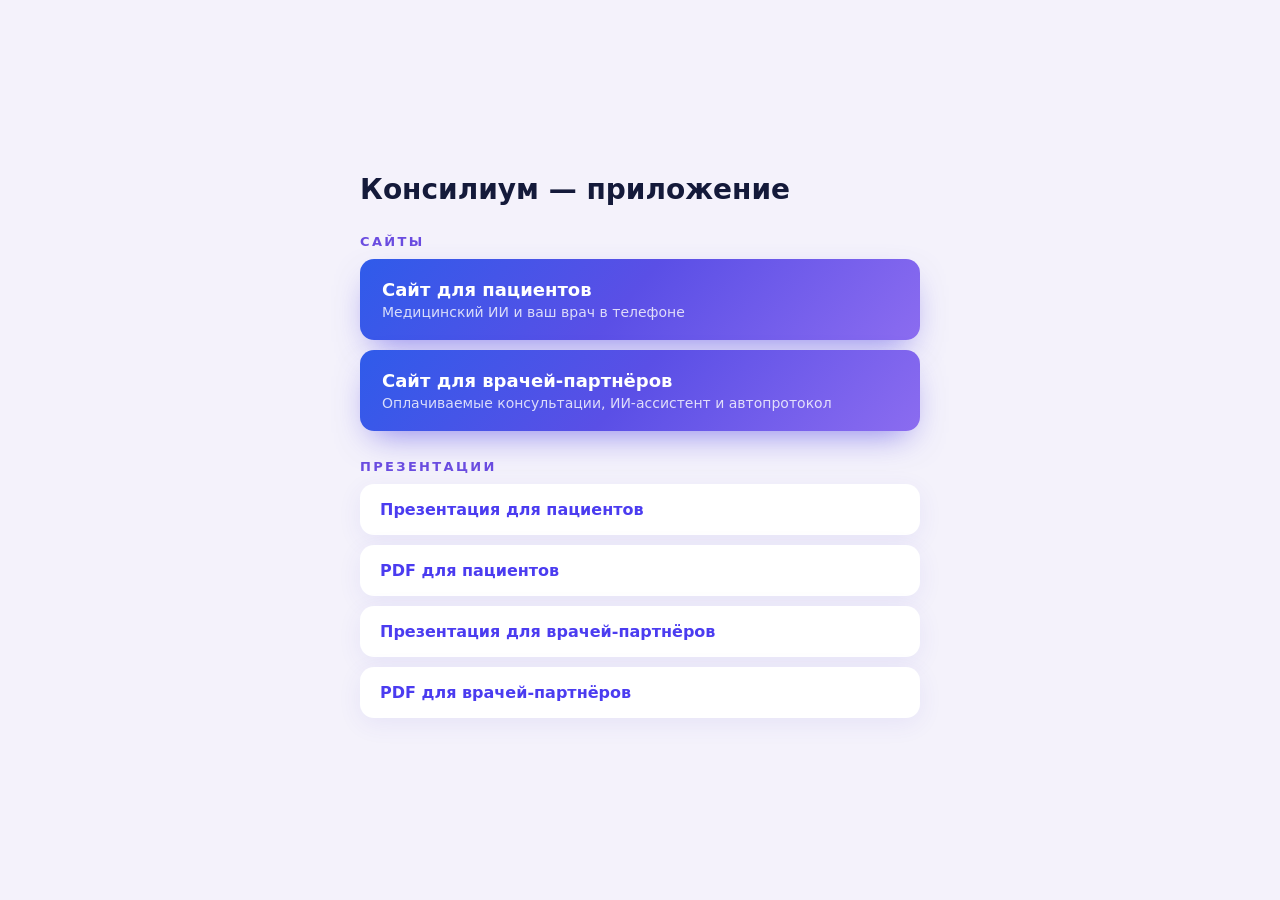
<file: index.html>
<!doctype html><html lang="ru"><head><meta charset="utf-8"><meta name="viewport" content="width=device-width,initial-scale=1"><title>Консилиум — приложение: сайты и презентации</title>
<meta name="description" content="Консилиум — приложение: сайты и презентации для пациентов и врачей-партнёров.">
<link rel="icon" href="site/assets/favicon.ico" sizes="any"><link rel="icon" type="image/png" sizes="32x32" href="site/assets/favicon-32.png">
<style>body{font-family:system-ui,sans-serif;background:#f4f2fb;color:#141a3a;display:flex;min-height:100vh;align-items:center;justify-content:center;margin:0}main{width:100%;max-width:600px;padding:32px 20px;box-sizing:border-box}h1{font-size:28px;margin:0 0 24px}h2{font-size:13px;letter-spacing:.18em;text-transform:uppercase;color:#6a4ce0;margin:28px 0 8px}a{display:block;margin:10px 0;padding:16px 20px;border-radius:14px;background:#fff;color:#4b3cf0;text-decoration:none;font-weight:600;box-shadow:0 6px 24px rgba(80,60,200,.08)}a.site{background:linear-gradient(130deg,#2F5BEA,#5A4FE6 48%,#8B6CF0);color:#fff;font-size:18px;padding:20px 22px;box-shadow:0 14px 34px -12px rgba(90,79,230,.7)}a small{display:block;font-weight:400;opacity:.8;margin-top:4px;font-size:14px}</style></head>
<body><main><h1>Консилиум — приложение</h1>
<h2>Сайты</h2>
<a class="site" href="site/patients/">Сайт для пациентов<small>Медицинский ИИ и ваш врач в телефоне</small></a>
<a class="site" href="site/doctors/">Сайт для врачей-партнёров<small>Оплачиваемые консультации, ИИ-ассистент и автопротокол</small></a>
<h2>Презентации</h2>
<a href="patients/">Презентация для пациентов</a><a href="patients.pdf">PDF для пациентов</a>
<a href="doctors/">Презентация для врачей-партнёров</a><a href="doctors.pdf">PDF для врачей-партнёров</a></main></body></html>
</file>
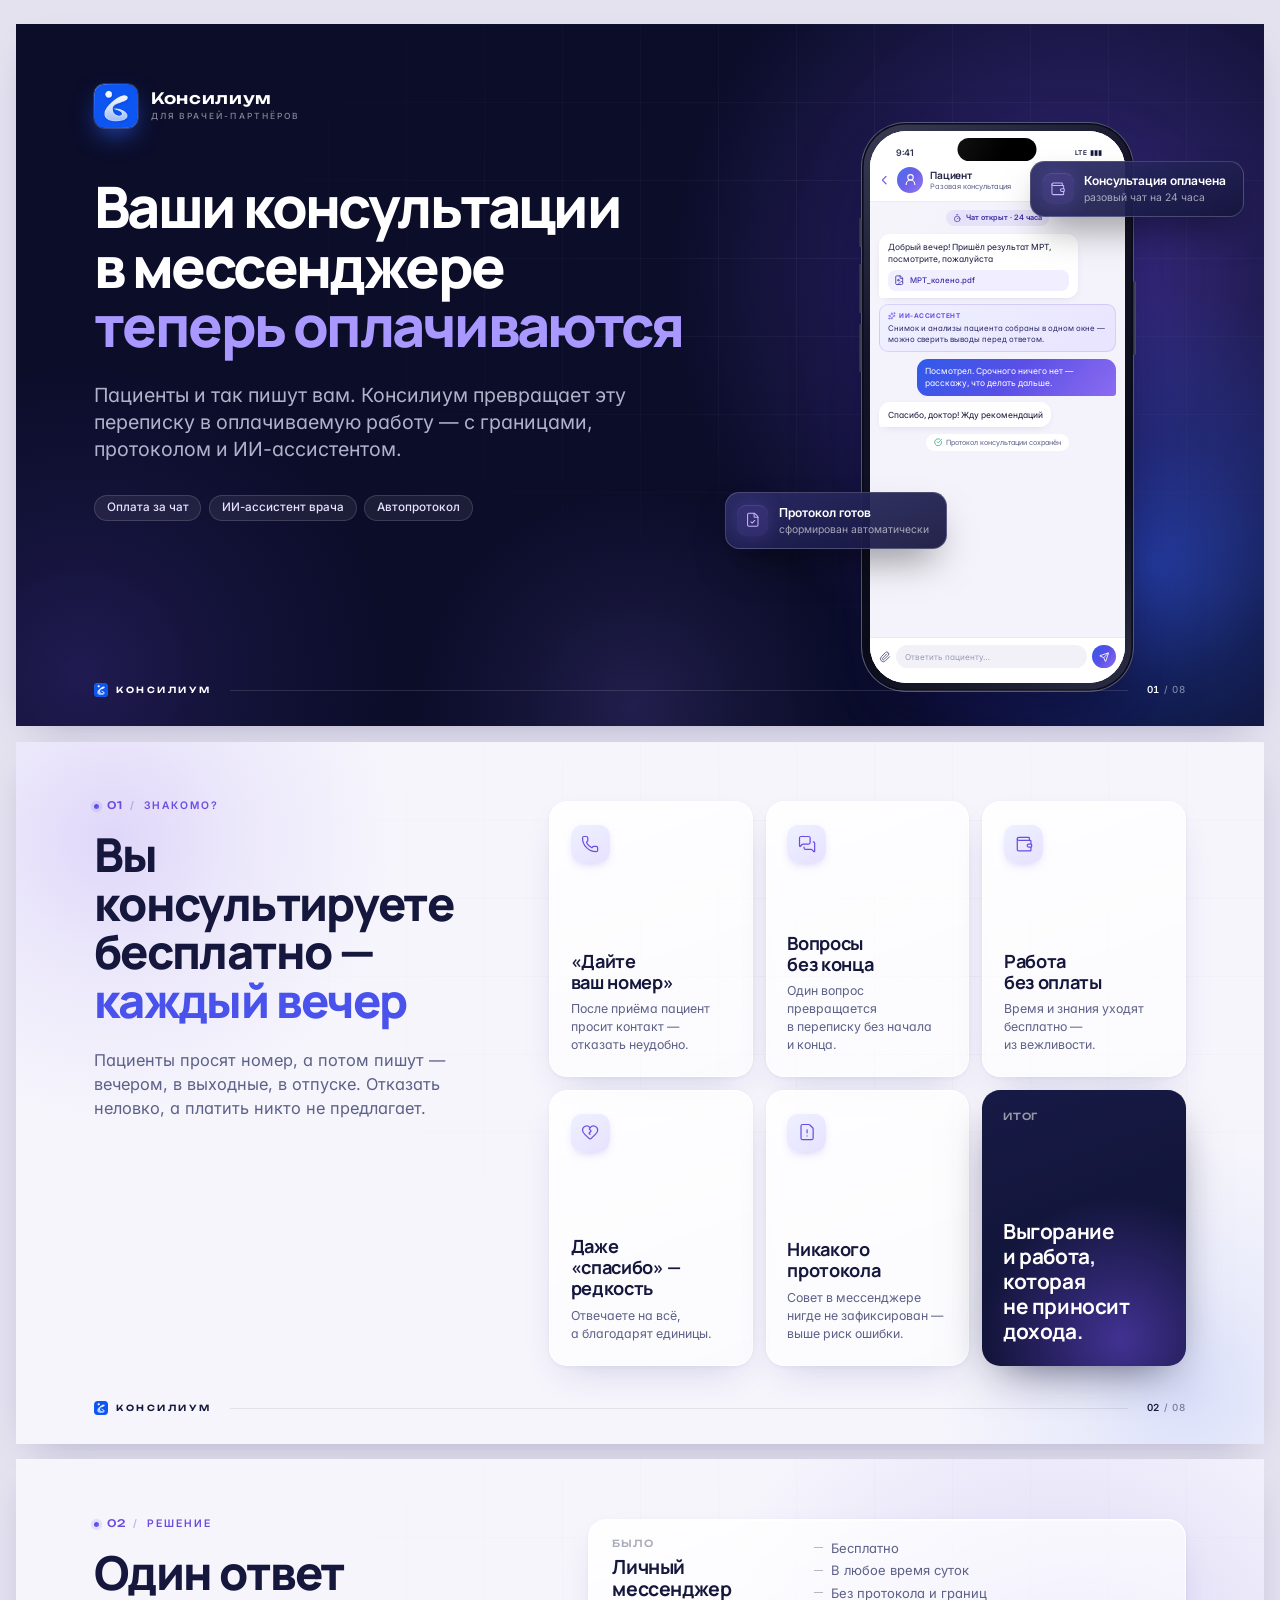
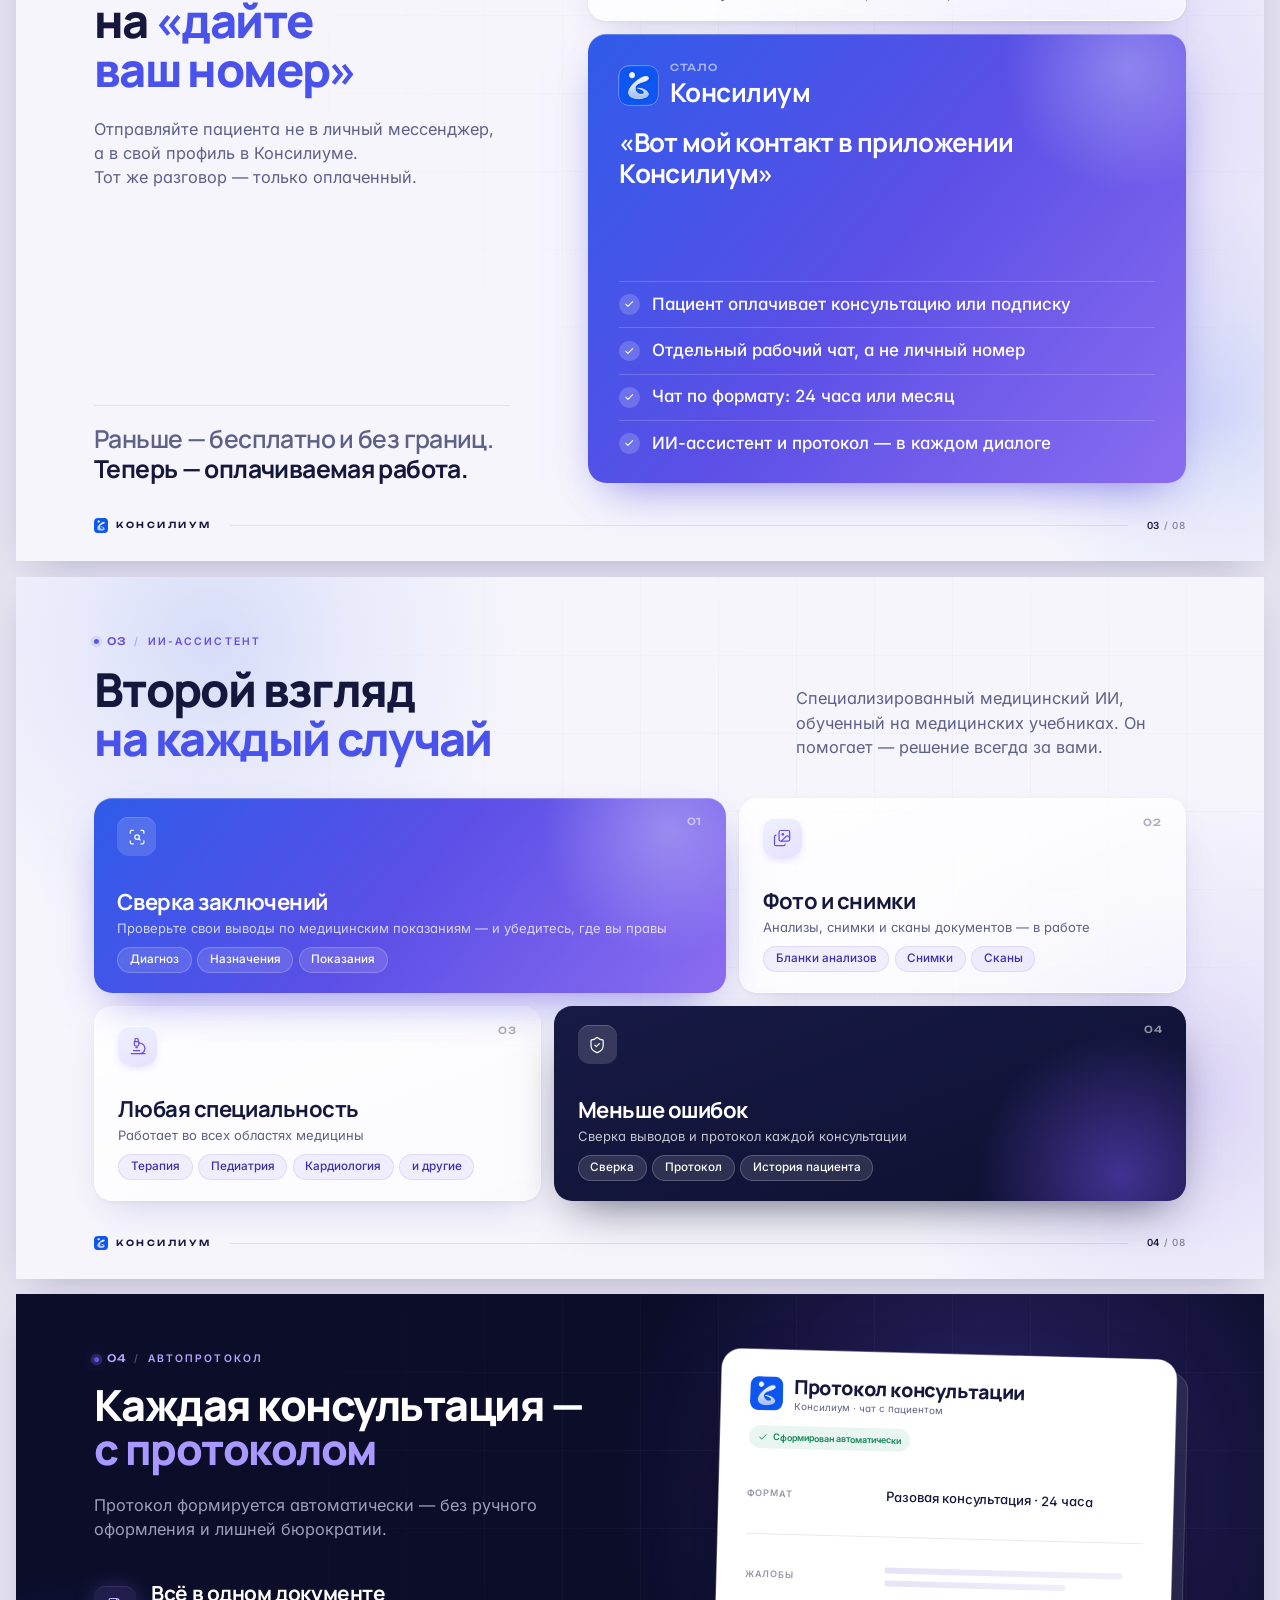
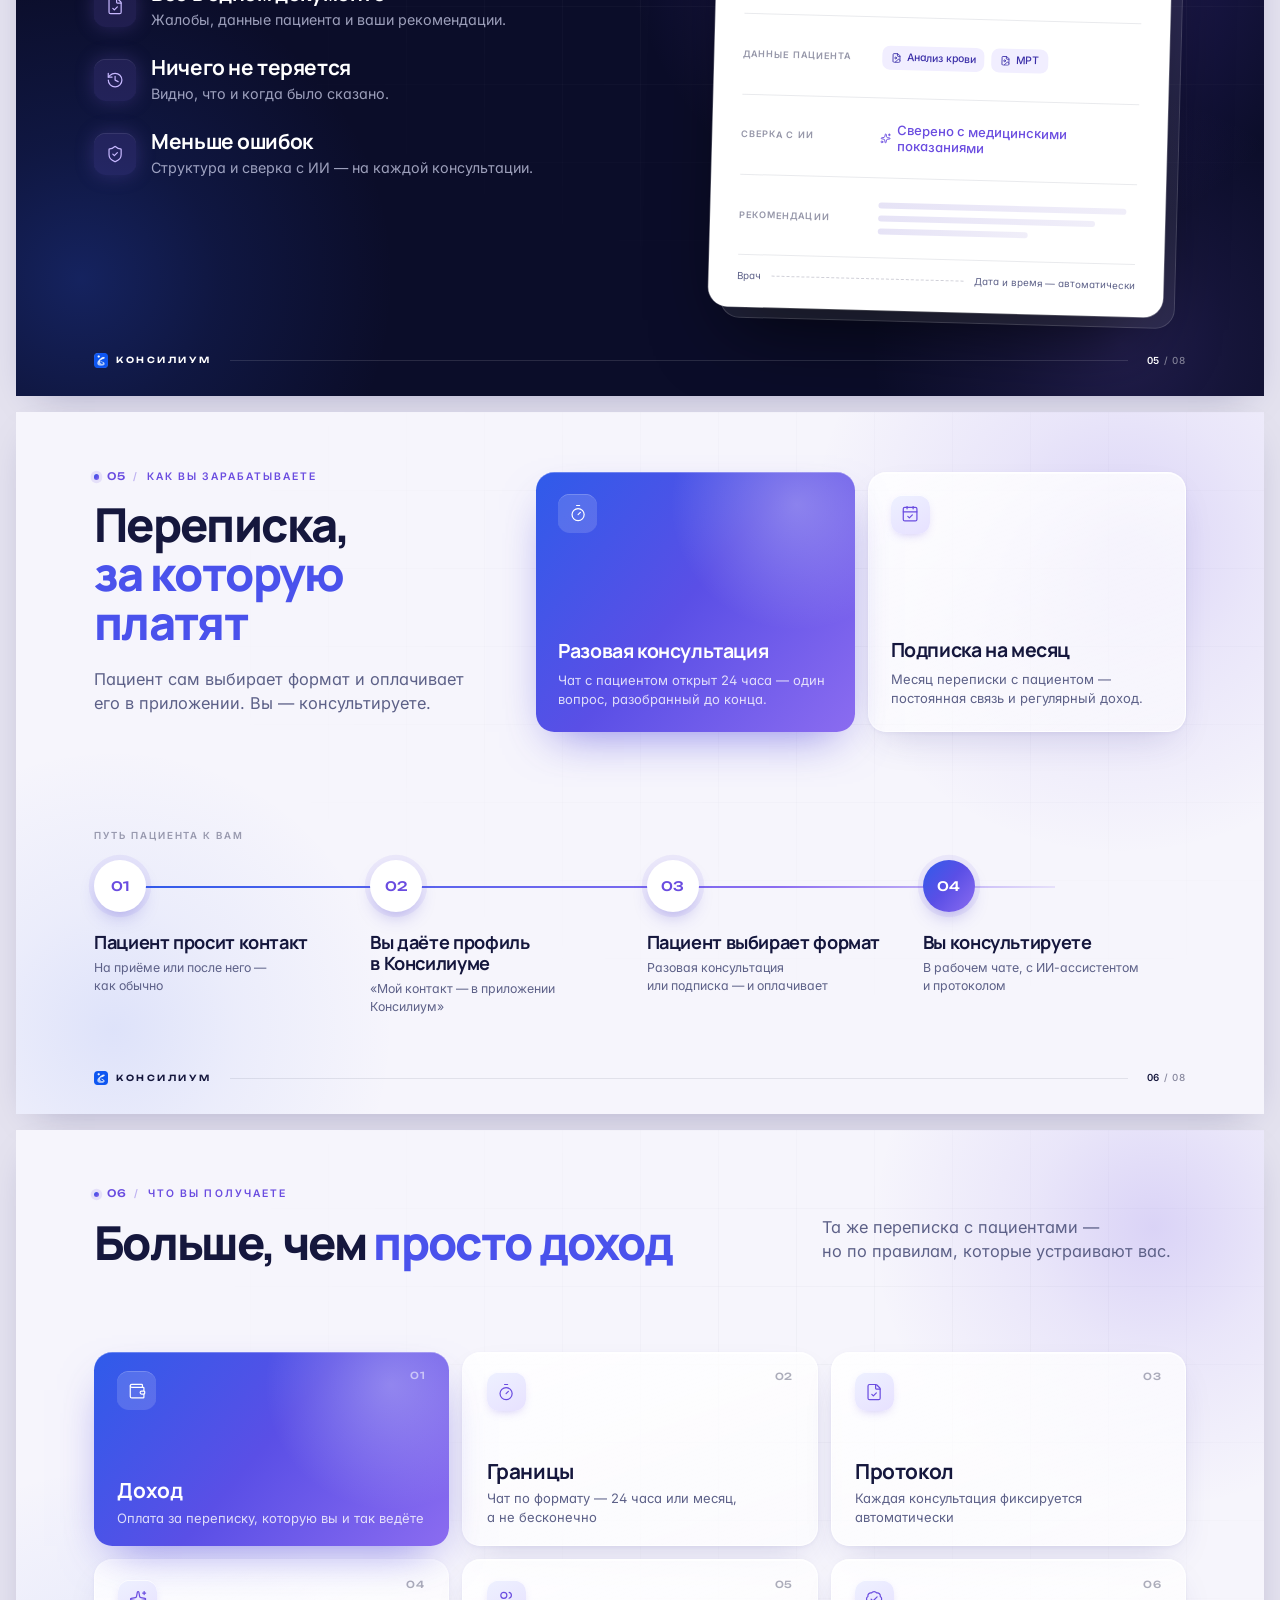
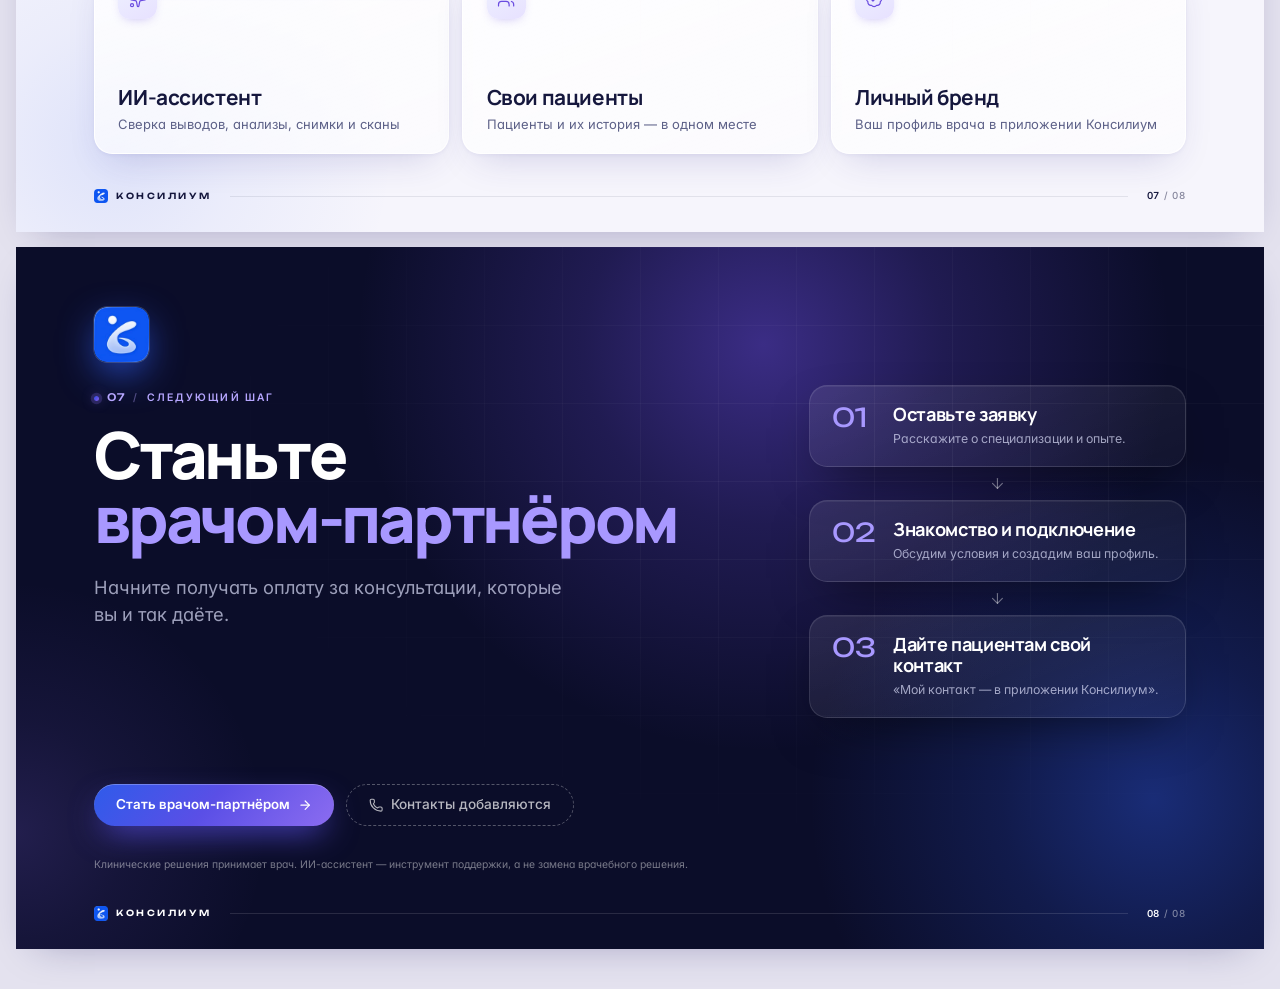
<file: doctors/index.html>
<!doctype html>
<html lang="ru">
<head>
<meta charset="utf-8">
<meta name="viewport" content="width=device-width,initial-scale=1">
<title>Консилиум — для врачей-партнёров</title>
<meta name="description" content="Консилиум для врачей: оплачиваемые консультации в чате, ИИ-ассистент и автоматический протокол.">
<link rel="icon" href="assets/img/logo-sm.png">
<link rel="stylesheet" href="css/deck.css">
</head>
<body>
<main class="deck">
<section class="slide dark s1" id="cover" aria-label="Обложка"><div class="bgfx" aria-hidden="true"><div class="orb" style="left:980px;top:-260px;width:1300px;height:1300px;background:radial-gradient(circle,rgba(106,76,224,0.55) 0%,rgba(106,76,224,0.248) 30%,rgba(106,76,224,0) 68%)"></div><div class="orb" style="left:1300px;top:380px;width:900px;height:900px;background:radial-gradient(circle,rgba(47,91,234,0.55) 0%,rgba(47,91,234,0.248) 30%,rgba(47,91,234,0) 68%)"></div><div class="orb" style="left:-400px;top:500px;width:1000px;height:1000px;background:radial-gradient(circle,rgba(106,76,224,0.22) 0%,rgba(106,76,224,0.099) 30%,rgba(106,76,224,0) 68%)"></div><div class="orb" style="left:600px;top:700px;width:700px;height:700px;background:radial-gradient(circle,rgba(139,108,240,0.18) 0%,rgba(139,108,240,0.081) 30%,rgba(139,108,240,0) 68%)"></div><div class="grid-lines"></div></div>
<div class="brand"><img src="assets/img/logo.png" alt="Консилиум"><div class="t">Консилиум<small>Для врачей-партнёров</small></div></div>
<div class="hero"><h1>Ваши консультации в&nbsp;мессенджере <span class="gt">теперь оплачиваются</span></h1>
<p class="sub">Пациенты и так пишут вам. Консилиум превращает эту переписку в оплачиваемую работу — с границами, протоколом и ИИ-ассистентом.</p>
<div class="tags"><span class="chip">Оплата за чат</span><span class="chip">ИИ-ассистент врача</span><span class="chip">Автопротокол</span></div></div>
<div class="ph"><div class="phone" style="--w:420px"><div class="btn b1"></div><div class="btn b2"></div><div class="btn b3"></div><div class="btn b4"></div><div class="screen"><div class="chat"><div class="sb"><span>9:41</span><span class="sig">LTE ▮▮▮</span></div>
<div class="hd"><span class="bk"><svg class="ico" viewBox="0 0 24 24" fill="none" stroke="currentColor" stroke-width="2.2" stroke-linecap="round" stroke-linejoin="round" aria-hidden="true">
  <path d="m15 18-6-6 6-6" />
</svg></span><div class="av"><svg class="ico" viewBox="0 0 24 24" fill="none" stroke="currentColor" stroke-width="2" stroke-linecap="round" stroke-linejoin="round" aria-hidden="true">
  <circle cx="12" cy="8" r="5" />
  <path d="M20 21a8 8 0 0 0-16 0" />
</svg></div><div class="hn"><b>Пациент</b><small>Разовая консультация</small></div></div>
<div class="tm"><svg class="ico" viewBox="0 0 24 24" fill="none" stroke="currentColor" stroke-width="2" stroke-linecap="round" stroke-linejoin="round" aria-hidden="true">
  <line x1="10" x2="14" y1="2" y2="2" />
  <line x1="12" x2="15" y1="14" y2="11" />
  <circle cx="12" cy="14" r="8" />
</svg><span>Чат открыт · 24 часа</span></div>
<div class="bd"><div class="msg them">Добрый вечер! Пришёл результат МРТ, посмотрите, пожалуйста<div class="att"><svg class="ico" viewBox="0 0 24 24" fill="none" stroke="currentColor" stroke-width="2" stroke-linecap="round" stroke-linejoin="round" aria-hidden="true">
  <path d="M6 22a2 2 0 0 1-2-2V4a2 2 0 0 1 2-2h8a2.4 2.4 0 0 1 1.704.706l3.588 3.588A2.4 2.4 0 0 1 20 8v12a2 2 0 0 1-2 2z" />
  <path d="M14 2v5a1 1 0 0 0 1 1h5" />
  <circle cx="10" cy="12" r="2" />
  <path d="m20 17-1.296-1.296a2.41 2.41 0 0 0-3.408 0L9 22" />
</svg>МРТ_колено.pdf</div></div>
<div class="hint"><div class="who"><svg class="ico" viewBox="0 0 24 24" fill="none" stroke="currentColor" stroke-width="2" stroke-linecap="round" stroke-linejoin="round" aria-hidden="true">
  <path d="M11.017 2.814a1 1 0 0 1 1.966 0l1.051 5.558a2 2 0 0 0 1.594 1.594l5.558 1.051a1 1 0 0 1 0 1.966l-5.558 1.051a2 2 0 0 0-1.594 1.594l-1.051 5.558a1 1 0 0 1-1.966 0l-1.051-5.558a2 2 0 0 0-1.594-1.594l-5.558-1.051a1 1 0 0 1 0-1.966l5.558-1.051a2 2 0 0 0 1.594-1.594z" />
  <path d="M20 2v4" />
  <path d="M22 4h-4" />
  <circle cx="4" cy="20" r="2" />
</svg>ИИ-ассистент</div>Снимок и анализы пациента собраны в одном окне — можно сверить выводы перед ответом.</div>
<div class="msg me">Посмотрел. Срочного ничего нет — расскажу, что делать дальше.</div>
<div class="msg them">Спасибо, доктор! Жду рекомендаций</div>
<div class="sys"><svg class="ico" viewBox="0 0 24 24" fill="none" stroke="currentColor" stroke-width="2" stroke-linecap="round" stroke-linejoin="round" aria-hidden="true">
  <path d="M21.801 10A10 10 0 1 1 17 3.335" />
  <path d="m9 11 3 3L22 4" />
</svg>Протокол консультации сохранён</div></div>
<div class="in"><span class="clip"><svg class="ico" viewBox="0 0 24 24" fill="none" stroke="currentColor" stroke-width="2" stroke-linecap="round" stroke-linejoin="round" aria-hidden="true">
  <path d="m16 6-8.414 8.586a2 2 0 0 0 2.829 2.829l8.414-8.586a4 4 0 1 0-5.657-5.657l-8.379 8.551a6 6 0 1 0 8.485 8.485l8.379-8.551" />
</svg></span><span class="fld">Ответить пациенту…</span><span class="snd"><svg class="ico" viewBox="0 0 24 24" fill="none" stroke="currentColor" stroke-width="2" stroke-linecap="round" stroke-linejoin="round" aria-hidden="true">
  <path d="M14.536 21.686a.5.5 0 0 0 .937-.024l6.5-19a.496.496 0 0 0-.635-.635l-19 6.5a.5.5 0 0 0-.024.937l7.93 3.18a2 2 0 0 1 1.112 1.11z" />
  <path d="m21.854 2.147-10.94 10.939" />
</svg></span></div></div><div class="island"></div><div class="glare"></div></div></div></div>
<div class="float f1"><div class="icobox"><svg class="ico" viewBox="0 0 24 24" fill="none" stroke="currentColor" stroke-width="1.6" stroke-linecap="round" stroke-linejoin="round" aria-hidden="true">
  <path d="M19 7V4a1 1 0 0 0-1-1H5a2 2 0 0 0 0 4h15a1 1 0 0 1 1 1v4h-3a2 2 0 0 0 0 4h3a1 1 0 0 0 1-1v-2a1 1 0 0 0-1-1" />
  <path d="M3 5v14a2 2 0 0 0 2 2h15a1 1 0 0 0 1-1v-4" />
</svg></div><div>Консультация оплачена<small>разовый чат на 24 часа</small></div></div>
<div class="float f2"><div class="icobox"><svg class="ico" viewBox="0 0 24 24" fill="none" stroke="currentColor" stroke-width="1.6" stroke-linecap="round" stroke-linejoin="round" aria-hidden="true">
  <path d="M6 22a2 2 0 0 1-2-2V4a2 2 0 0 1 2-2h8a2.4 2.4 0 0 1 1.704.706l3.588 3.588A2.4 2.4 0 0 1 20 8v12a2 2 0 0 1-2 2z" />
  <path d="M14 2v5a1 1 0 0 0 1 1h5" />
  <path d="m9 15 2 2 4-4" />
</svg></div><div>Протокол готов<small>сформирован автоматически</small></div></div>
<footer class="footer"><div class="wm"><img src="assets/img/logo-sm.png" alt="">КОНСИЛИУМ</div><div class="fl"></div><div class="pg"><b>01</b> / 08</div></footer></section>

<section class="slide s2" id="pain" aria-label="Проблема"><div class="bgfx" aria-hidden="true"><div class="orb" style="left:-300px;top:-300px;width:900px;height:900px;background:radial-gradient(circle,rgba(139,108,240,0.22) 0%,rgba(139,108,240,0.099) 30%,rgba(139,108,240,0) 68%)"></div><div class="orb" style="left:1400px;top:600px;width:800px;height:800px;background:radial-gradient(circle,rgba(47,91,234,0.14) 0%,rgba(47,91,234,0.063) 30%,rgba(47,91,234,0) 68%)"></div><div class="grid-lines"></div></div>
<div class="c"><div class="l"><div class="eyebrow"><span class="dot"></span><span class="n">01</span><span class="sl">/</span><span>Знакомо?</span></div><h2>Вы консультируете бесплатно — <span class="gt">каждый вечер</span></h2>
<p class="lead">Пациенты просят номер, а потом пишут — вечером, в выходные, в отпуске. Отказать неловко, а платить никто не предлагает.</p></div>
<div class="g">
<article class="glass pc"><div class="icobox"><svg class="ico" viewBox="0 0 24 24" fill="none" stroke="currentColor" stroke-width="1.6" stroke-linecap="round" stroke-linejoin="round" aria-hidden="true">
  <path d="M13.832 16.568a1 1 0 0 0 1.213-.303l.355-.465A2 2 0 0 1 17 15h3a2 2 0 0 1 2 2v3a2 2 0 0 1-2 2A18 18 0 0 1 2 4a2 2 0 0 1 2-2h3a2 2 0 0 1 2 2v3a2 2 0 0 1-.8 1.6l-.468.351a1 1 0 0 0-.292 1.233 14 14 0 0 0 6.392 6.384" />
</svg></div><h3>«Дайте ваш номер»</h3><p>После приёма пациент просит контакт — отказать неудобно.</p></article>
<article class="glass pc"><div class="icobox"><svg class="ico" viewBox="0 0 24 24" fill="none" stroke="currentColor" stroke-width="1.6" stroke-linecap="round" stroke-linejoin="round" aria-hidden="true">
  <path d="M16 10a2 2 0 0 1-2 2H6.828a2 2 0 0 0-1.414.586l-2.202 2.202A.71.71 0 0 1 2 14.286V4a2 2 0 0 1 2-2h10a2 2 0 0 1 2 2z" />
  <path d="M20 9a2 2 0 0 1 2 2v10.286a.71.71 0 0 1-1.212.502l-2.202-2.202A2 2 0 0 0 17.172 19H10a2 2 0 0 1-2-2v-1" />
</svg></div><h3>Вопросы без конца</h3><p>Один вопрос превращается в переписку без начала и конца.</p></article>
<article class="glass pc"><div class="icobox"><svg class="ico" viewBox="0 0 24 24" fill="none" stroke="currentColor" stroke-width="1.6" stroke-linecap="round" stroke-linejoin="round" aria-hidden="true">
  <path d="M19 7V4a1 1 0 0 0-1-1H5a2 2 0 0 0 0 4h15a1 1 0 0 1 1 1v4h-3a2 2 0 0 0 0 4h3a1 1 0 0 0 1-1v-2a1 1 0 0 0-1-1" />
  <path d="M3 5v14a2 2 0 0 0 2 2h15a1 1 0 0 0 1-1v-4" />
</svg></div><h3>Работа без оплаты</h3><p>Время и знания уходят бесплатно — из вежливости.</p></article>
<article class="glass pc"><div class="icobox"><svg class="ico" viewBox="0 0 24 24" fill="none" stroke="currentColor" stroke-width="1.6" stroke-linecap="round" stroke-linejoin="round" aria-hidden="true">
  <path d="M12.409 5.824c-.702.792-1.15 1.496-1.415 2.166l2.153 2.156a.5.5 0 0 1 0 .707l-2.293 2.293a.5.5 0 0 0 0 .707L12 15" />
  <path d="M13.508 20.313a2 2 0 0 1-3 .019L5 15c-1.5-1.5-3-3.2-3-5.5a5.5 5.5 0 0 1 9.591-3.677.6.6 0 0 0 .818.001A5.5 5.5 0 0 1 22 9.5c0 2.29-1.5 4-3 5.5z" />
</svg></div><h3>Даже «спасибо» — редкость</h3><p>Отвечаете на всё, а благодарят единицы.</p></article>
<article class="glass pc"><div class="icobox"><svg class="ico" viewBox="0 0 24 24" fill="none" stroke="currentColor" stroke-width="1.6" stroke-linecap="round" stroke-linejoin="round" aria-hidden="true">
  <path d="M6 22a2 2 0 0 1-2-2V4a2 2 0 0 1 2-2h8a2.4 2.4 0 0 1 1.704.706l3.588 3.588A2.4 2.4 0 0 1 20 8v12a2 2 0 0 1-2 2z" />
  <path d="M12 9v4" />
  <path d="M12 17h.01" />
</svg></div><h3>Никакого протокола</h3><p>Совет в мессенджере нигде не зафиксирован — выше риск ошибки.</p></article>
<div class="ncard fin"><span class="idx">ИТОГ</span><p>Выгорание и работа, которая не приносит дохода.</p></div>
</div></div><footer class="footer"><div class="wm"><img src="assets/img/logo-sm.png" alt="">КОНСИЛИУМ</div><div class="fl"></div><div class="pg"><b>02</b> / 08</div></footer></section>

<section class="slide s3" id="solution" aria-label="Решение"><div class="bgfx" aria-hidden="true"><div class="orb" style="left:1000px;top:-200px;width:1200px;height:1200px;background:radial-gradient(circle,rgba(106,76,224,0.25) 0%,rgba(106,76,224,0.113) 30%,rgba(106,76,224,0) 68%)"></div><div class="orb" style="left:1500px;top:500px;width:700px;height:700px;background:radial-gradient(circle,rgba(47,91,234,0.18) 0%,rgba(47,91,234,0.081) 30%,rgba(47,91,234,0) 68%)"></div><div class="grid-lines"></div></div>
<div class="c"><div class="l"><div class="eyebrow"><span class="dot"></span><span class="n">02</span><span class="sl">/</span><span>Решение</span></div><h2>Один ответ на <span class="gt">«дайте ваш номер»</span></h2>
<p class="lead">Отправляйте пациента не в личный мессенджер, а в свой профиль в Консилиуме. Тот же разговор — только оплаченный.</p>
<div class="quote"><span>Раньше — бесплатно и без границ.</span><br>Теперь — оплачиваемая работа.</div></div>
<div class="r"><div class="glass fam"><div class="h"><span class="idx">БЫЛО</span><h3>Личный мессенджер</h3></div><ul><li>Бесплатно</li><li>В любое время суток</li><li>Без протокола и границ</li></ul></div>
<div class="gcard kon"><div class="hd"><img src="assets/img/logo.png" alt=""><div><span class="idx">СТАЛО</span><h3>Консилиум</h3></div></div>
<p class="say">«Вот мой контакт в&nbsp;приложении Консилиум»</p>
<ul><li><span class="check"><svg class="ico" viewBox="0 0 24 24" fill="none" stroke="currentColor" stroke-width="2.4" stroke-linecap="round" stroke-linejoin="round" aria-hidden="true">
  <path d="M20 6 9 17l-5-5" />
</svg></span><span>Пациент оплачивает консультацию или подписку</span></li><li><span class="check"><svg class="ico" viewBox="0 0 24 24" fill="none" stroke="currentColor" stroke-width="2.4" stroke-linecap="round" stroke-linejoin="round" aria-hidden="true">
  <path d="M20 6 9 17l-5-5" />
</svg></span><span>Отдельный рабочий чат, а не личный номер</span></li><li><span class="check"><svg class="ico" viewBox="0 0 24 24" fill="none" stroke="currentColor" stroke-width="2.4" stroke-linecap="round" stroke-linejoin="round" aria-hidden="true">
  <path d="M20 6 9 17l-5-5" />
</svg></span><span>Чат по формату: 24 часа или месяц</span></li><li><span class="check"><svg class="ico" viewBox="0 0 24 24" fill="none" stroke="currentColor" stroke-width="2.4" stroke-linecap="round" stroke-linejoin="round" aria-hidden="true">
  <path d="M20 6 9 17l-5-5" />
</svg></span><span>ИИ-ассистент и протокол — в каждом диалоге</span></li></ul></div></div></div><footer class="footer"><div class="wm"><img src="assets/img/logo-sm.png" alt="">КОНСИЛИУМ</div><div class="fl"></div><div class="pg"><b>03</b> / 08</div></footer></section>

<section class="slide s4" id="ai" aria-label="ИИ-ассистент"><div class="bgfx" aria-hidden="true"><div class="orb" style="left:-200px;top:-400px;width:1000px;height:1000px;background:radial-gradient(circle,rgba(47,91,234,0.16) 0%,rgba(47,91,234,0.072) 30%,rgba(47,91,234,0) 68%)"></div><div class="orb" style="left:1300px;top:300px;width:1000px;height:1000px;background:radial-gradient(circle,rgba(106,76,224,0.2) 0%,rgba(106,76,224,0.090) 30%,rgba(106,76,224,0) 68%)"></div><div class="grid-lines"></div></div>
<div class="c"><div class="top"><div><div class="eyebrow"><span class="dot"></span><span class="n">03</span><span class="sl">/</span><span>ИИ-ассистент</span></div><h2>Второй взгляд<br><span class="gt">на&nbsp;каждый случай</span></h2></div>
<p class="lead">Специализированный медицинский ИИ, обученный на медицинских учебниках. Он помогает — решение всегда за вами.</p></div>
<div class="g">
<article class="gcard v" style="grid-column:span 7"><div class="vt"><div class="icobox"><svg class="ico" viewBox="0 0 24 24" fill="none" stroke="currentColor" stroke-width="1.6" stroke-linecap="round" stroke-linejoin="round" aria-hidden="true">
  <path d="M3 7V5a2 2 0 0 1 2-2h2" />
  <path d="M17 3h2a2 2 0 0 1 2 2v2" />
  <path d="M21 17v2a2 2 0 0 1-2 2h-2" />
  <path d="M7 21H5a2 2 0 0 1-2-2v-2" />
  <circle cx="12" cy="12" r="3" />
  <path d="m16 16-1.9-1.9" />
</svg></div><span class="idx">01</span></div><div class="vb"><h3>Сверка заключений</h3><p>Проверьте свои выводы по медицинским показаниям — и убедитесь, где вы правы</p><div class="chips"><span class=chip>Диагноз</span><span class=chip>Назначения</span><span class=chip>Показания</span></div></div></article>
<article class="glass v" style="grid-column:span 5"><div class="vt"><div class="icobox"><svg class="ico" viewBox="0 0 24 24" fill="none" stroke="currentColor" stroke-width="1.6" stroke-linecap="round" stroke-linejoin="round" aria-hidden="true">
  <path d="m22 11-1.296-1.296a2.4 2.4 0 0 0-3.408 0L11 16" />
  <path d="M4 8a2 2 0 0 0-2 2v10a2 2 0 0 0 2 2h10a2 2 0 0 0 2-2" />
  <circle cx="13" cy="7" r="1" fill="currentColor" />
  <rect x="8" y="2" width="14" height="14" rx="2" />
</svg></div><span class="idx">02</span></div><div class="vb"><h3>Фото и снимки</h3><p>Анализы, снимки и сканы документов — в работе</p><div class="chips"><span class=chip>Бланки анализов</span><span class=chip>Снимки</span><span class=chip>Сканы</span></div></div></article>
<article class="glass v" style="grid-column:span 5"><div class="vt"><div class="icobox"><svg class="ico" viewBox="0 0 24 24" fill="none" stroke="currentColor" stroke-width="1.6" stroke-linecap="round" stroke-linejoin="round" aria-hidden="true">
  <path d="M6 18h8" />
  <path d="M3 22h18" />
  <path d="M14 22a7 7 0 1 0 0-14h-1" />
  <path d="M9 14h2" />
  <path d="M9 12a2 2 0 0 1-2-2V6h6v4a2 2 0 0 1-2 2Z" />
  <path d="M12 6V3a1 1 0 0 0-1-1H9a1 1 0 0 0-1 1v3" />
</svg></div><span class="idx">03</span></div><div class="vb"><h3>Любая специальность</h3><p>Работает во всех областях медицины</p><div class="chips"><span class=chip>Терапия</span><span class=chip>Педиатрия</span><span class=chip>Кардиология</span><span class=chip>и другие</span></div></div></article>
<article class="ncard v" style="grid-column:span 7"><div class="vt"><div class="icobox"><svg class="ico" viewBox="0 0 24 24" fill="none" stroke="currentColor" stroke-width="1.6" stroke-linecap="round" stroke-linejoin="round" aria-hidden="true">
  <path d="M20 13c0 5-3.5 7.5-7.66 8.95a1 1 0 0 1-.67-.01C7.5 20.5 4 18 4 13V6a1 1 0 0 1 1-1c2 0 4.5-1.2 6.24-2.72a1.17 1.17 0 0 1 1.52 0C14.51 3.81 17 5 19 5a1 1 0 0 1 1 1z" />
  <path d="m9 12 2 2 4-4" />
</svg></div><span class="idx">04</span></div><div class="vb"><h3>Меньше ошибок</h3><p>Сверка выводов и протокол каждой консультации</p><div class="chips"><span class=chip>Сверка</span><span class=chip>Протокол</span><span class=chip>История пациента</span></div></div></article>
</div></div><footer class="footer"><div class="wm"><img src="assets/img/logo-sm.png" alt="">КОНСИЛИУМ</div><div class="fl"></div><div class="pg"><b>04</b> / 08</div></footer></section>

<section class="slide dark s5" id="protocol" aria-label="Автопротокол"><div class="bgfx" aria-hidden="true"><div class="orb" style="left:900px;top:-300px;width:1200px;height:1200px;background:radial-gradient(circle,rgba(106,76,224,0.45) 0%,rgba(106,76,224,0.203) 30%,rgba(106,76,224,0) 68%)"></div><div class="orb" style="left:-400px;top:400px;width:1000px;height:1000px;background:radial-gradient(circle,rgba(47,91,234,0.28) 0%,rgba(47,91,234,0.126) 30%,rgba(47,91,234,0) 68%)"></div><div class="orb" style="left:1300px;top:600px;width:800px;height:800px;background:radial-gradient(circle,rgba(139,108,240,0.18) 0%,rgba(139,108,240,0.081) 30%,rgba(139,108,240,0) 68%)"></div><div class="grid-lines"></div></div>
<div class="c"><div class="l"><div class="eyebrow"><span class="dot"></span><span class="n">04</span><span class="sl">/</span><span>Автопротокол</span></div><h2>Каждая консультация — <span class="gt">с&nbsp;протоколом</span></h2>
<p class="lead">Протокол формируется автоматически — без ручного оформления и лишней бюрократии.</p>
<ul class="pl">
<li><div class="icobox"><svg class="ico" viewBox="0 0 24 24" fill="none" stroke="currentColor" stroke-width="1.6" stroke-linecap="round" stroke-linejoin="round" aria-hidden="true">
  <path d="M6 22a2 2 0 0 1-2-2V4a2 2 0 0 1 2-2h8a2.4 2.4 0 0 1 1.704.706l3.588 3.588A2.4 2.4 0 0 1 20 8v12a2 2 0 0 1-2 2z" />
  <path d="M14 2v5a1 1 0 0 0 1 1h5" />
  <path d="m9 15 2 2 4-4" />
</svg></div><div><h3>Всё в одном документе</h3><p>Жалобы, данные пациента и ваши рекомендации.</p></div></li>
<li><div class="icobox"><svg class="ico" viewBox="0 0 24 24" fill="none" stroke="currentColor" stroke-width="1.6" stroke-linecap="round" stroke-linejoin="round" aria-hidden="true">
  <path d="M3 12a9 9 0 1 0 9-9 9.75 9.75 0 0 0-6.74 2.74L3 8" />
  <path d="M3 3v5h5" />
  <path d="M12 7v5l4 2" />
</svg></div><div><h3>Ничего не теряется</h3><p>Видно, что и когда было сказано.</p></div></li>
<li><div class="icobox"><svg class="ico" viewBox="0 0 24 24" fill="none" stroke="currentColor" stroke-width="1.6" stroke-linecap="round" stroke-linejoin="round" aria-hidden="true">
  <path d="M20 13c0 5-3.5 7.5-7.66 8.95a1 1 0 0 1-.67-.01C7.5 20.5 4 18 4 13V6a1 1 0 0 1 1-1c2 0 4.5-1.2 6.24-2.72a1.17 1.17 0 0 1 1.52 0C14.51 3.81 17 5 19 5a1 1 0 0 1 1 1z" />
  <path d="m9 12 2 2 4-4" />
</svg></div><div><h3>Меньше ошибок</h3><p>Структура и сверка с ИИ — на каждой консультации.</p></div></li>
</ul></div>
<div class="doc" role="img" aria-label="Пример протокола консультации">
<div class="dh"><img src="assets/img/logo.png" alt=""><div><b>Протокол консультации</b><small>Консилиум · чат с пациентом</small></div></div><span class="ok"><svg class="ico" viewBox="0 0 24 24" fill="none" stroke="currentColor" stroke-width="2.4" stroke-linecap="round" stroke-linejoin="round" aria-hidden="true">
  <path d="M20 6 9 17l-5-5" />
</svg>Сформирован автоматически</span>
<div class="row"><span class="k">Формат</span><span class="v">Разовая консультация · 24 часа</span></div>
<div class="row"><span class="k">Жалобы</span><span class="bars"><i style="width:92%"></i><i style="width:70%"></i></span></div>
<div class="row"><span class="k">Данные пациента</span><span class="v"><span class="fchip"><svg class="ico" viewBox="0 0 24 24" fill="none" stroke="currentColor" stroke-width="2" stroke-linecap="round" stroke-linejoin="round" aria-hidden="true">
  <path d="M6 22a2 2 0 0 1-2-2V4a2 2 0 0 1 2-2h8a2.4 2.4 0 0 1 1.704.706l3.588 3.588A2.4 2.4 0 0 1 20 8v12a2 2 0 0 1-2 2z" />
  <path d="M14 2v5a1 1 0 0 0 1 1h5" />
  <circle cx="10" cy="12" r="2" />
  <path d="m20 17-1.296-1.296a2.41 2.41 0 0 0-3.408 0L9 22" />
</svg>Анализ крови</span><span class="fchip"><svg class="ico" viewBox="0 0 24 24" fill="none" stroke="currentColor" stroke-width="2" stroke-linecap="round" stroke-linejoin="round" aria-hidden="true">
  <path d="M6 22a2 2 0 0 1-2-2V4a2 2 0 0 1 2-2h8a2.4 2.4 0 0 1 1.704.706l3.588 3.588A2.4 2.4 0 0 1 20 8v12a2 2 0 0 1-2 2z" />
  <path d="M14 2v5a1 1 0 0 0 1 1h5" />
  <circle cx="10" cy="12" r="2" />
  <path d="m20 17-1.296-1.296a2.41 2.41 0 0 0-3.408 0L9 22" />
</svg>МРТ</span></span></div>
<div class="row"><span class="k">Сверка с ИИ</span><span class="v ai"><svg class="ico" viewBox="0 0 24 24" fill="none" stroke="currentColor" stroke-width="2" stroke-linecap="round" stroke-linejoin="round" aria-hidden="true">
  <path d="M11.017 2.814a1 1 0 0 1 1.966 0l1.051 5.558a2 2 0 0 0 1.594 1.594l5.558 1.051a1 1 0 0 1 0 1.966l-5.558 1.051a2 2 0 0 0-1.594 1.594l-1.051 5.558a1 1 0 0 1-1.966 0l-1.051-5.558a2 2 0 0 0-1.594-1.594l-5.558-1.051a1 1 0 0 1 0-1.966l5.558-1.051a2 2 0 0 0 1.594-1.594z" />
  <path d="M20 2v4" />
  <path d="M22 4h-4" />
  <circle cx="4" cy="20" r="2" />
</svg><span>Сверено с медицинскими показаниями</span></span></div>
<div class="row"><span class="k">Рекомендации</span><span class="bars"><i style="width:96%"></i><i style="width:84%"></i><i style="width:58%"></i></span></div>
<div class="df"><span>Врач</span><i></i><span>Дата и время — автоматически</span></div>
</div>
</div><footer class="footer"><div class="wm"><img src="assets/img/logo-sm.png" alt="">КОНСИЛИУМ</div><div class="fl"></div><div class="pg"><b>05</b> / 08</div></footer></section>

<section class="slide s6" id="earn" aria-label="Как вы зарабатываете"><div class="bgfx" aria-hidden="true"><div class="orb" style="left:1200px;top:-300px;width:1000px;height:1000px;background:radial-gradient(circle,rgba(106,76,224,0.2) 0%,rgba(106,76,224,0.090) 30%,rgba(106,76,224,0) 68%)"></div><div class="orb" style="left:-300px;top:500px;width:900px;height:900px;background:radial-gradient(circle,rgba(47,91,234,0.12) 0%,rgba(47,91,234,0.054) 30%,rgba(47,91,234,0) 68%)"></div><div class="grid-lines"></div></div>
<div class="c"><div class="l"><div class="eyebrow"><span class="dot"></span><span class="n">05</span><span class="sl">/</span><span>Как вы зарабатываете</span></div><h2>Переписка, <span class="gt">за&nbsp;которую платят</span></h2>
<p class="lead">Пациент сам выбирает формат и оплачивает его в приложении. Вы — консультируете.</p></div>
<div class="fc"><article class="gcard f"><div class="icobox"><svg class="ico" viewBox="0 0 24 24" fill="none" stroke="currentColor" stroke-width="1.6" stroke-linecap="round" stroke-linejoin="round" aria-hidden="true">
  <line x1="10" x2="14" y1="2" y2="2" />
  <line x1="12" x2="15" y1="14" y2="11" />
  <circle cx="12" cy="14" r="8" />
</svg></div><h3>Разовая консультация</h3><p>Чат с пациентом открыт 24 часа — один вопрос, разобранный до конца.</p></article>
<article class="glass f"><div class="icobox"><svg class="ico" viewBox="0 0 24 24" fill="none" stroke="currentColor" stroke-width="1.6" stroke-linecap="round" stroke-linejoin="round" aria-hidden="true">
  <path d="M8 2v3" />
  <path d="M16 2v3" />
  <rect x="3" y="3" width="18" height="18" rx="2" />
  <path d="M3 9h18" />
  <path d="m9 15 2 2 4-4" />
</svg></div><h3>Подписка на месяц</h3><p>Месяц переписки с пациентом — постоянная связь и регулярный доход.</p></article></div>
<div class="tlh">Путь пациента к вам</div>
<ol class="tl"><li class="st"><div class="nd"><span>01</span></div><h3>Пациент просит контакт</h3><p>На приёме или после него — как обычно</p></li><li class="st"><div class="nd"><span>02</span></div><h3>Вы даёте профиль в Консилиуме</h3><p>«Мой контакт — в приложении Консилиум»</p></li><li class="st"><div class="nd"><span>03</span></div><h3>Пациент выбирает формат</h3><p>Разовая консультация или подписка — и оплачивает</p></li><li class="st"><div class="nd"><span>04</span></div><h3>Вы консультируете</h3><p>В рабочем чате, с ИИ-ассистентом и протоколом</p></li></ol></div><footer class="footer"><div class="wm"><img src="assets/img/logo-sm.png" alt="">КОНСИЛИУМ</div><div class="fl"></div><div class="pg"><b>06</b> / 08</div></footer></section>

<section class="slide s7" id="benefits" aria-label="Что получает врач"><div class="bgfx" aria-hidden="true"><div class="orb" style="left:1300px;top:-300px;width:900px;height:900px;background:radial-gradient(circle,rgba(106,76,224,0.2) 0%,rgba(106,76,224,0.090) 30%,rgba(106,76,224,0) 68%)"></div><div class="orb" style="left:-300px;top:500px;width:900px;height:900px;background:radial-gradient(circle,rgba(47,91,234,0.12) 0%,rgba(47,91,234,0.054) 30%,rgba(47,91,234,0) 68%)"></div><div class="grid-lines"></div></div>
<div class="c"><div class="top"><div><div class="eyebrow"><span class="dot"></span><span class="n">06</span><span class="sl">/</span><span>Что вы получаете</span></div><h2>Больше, чем <span class="gt">просто доход</span></h2></div>
<p class="lead">Та же переписка с пациентами — но по правилам, которые устраивают вас.</p></div>
<div class="g"><article class="gcard b"><div class="bt"><div class="icobox"><svg class="ico" viewBox="0 0 24 24" fill="none" stroke="currentColor" stroke-width="1.6" stroke-linecap="round" stroke-linejoin="round" aria-hidden="true">
  <path d="M19 7V4a1 1 0 0 0-1-1H5a2 2 0 0 0 0 4h15a1 1 0 0 1 1 1v4h-3a2 2 0 0 0 0 4h3a1 1 0 0 0 1-1v-2a1 1 0 0 0-1-1" />
  <path d="M3 5v14a2 2 0 0 0 2 2h15a1 1 0 0 0 1-1v-4" />
</svg></div><span class="idx">01</span></div><h3>Доход</h3><p>Оплата за переписку, которую вы и так ведёте</p></article><article class="glass b"><div class="bt"><div class="icobox"><svg class="ico" viewBox="0 0 24 24" fill="none" stroke="currentColor" stroke-width="1.6" stroke-linecap="round" stroke-linejoin="round" aria-hidden="true">
  <line x1="10" x2="14" y1="2" y2="2" />
  <line x1="12" x2="15" y1="14" y2="11" />
  <circle cx="12" cy="14" r="8" />
</svg></div><span class="idx">02</span></div><h3>Границы</h3><p>Чат по формату — 24 часа или месяц, а не бесконечно</p></article><article class="glass b"><div class="bt"><div class="icobox"><svg class="ico" viewBox="0 0 24 24" fill="none" stroke="currentColor" stroke-width="1.6" stroke-linecap="round" stroke-linejoin="round" aria-hidden="true">
  <path d="M6 22a2 2 0 0 1-2-2V4a2 2 0 0 1 2-2h8a2.4 2.4 0 0 1 1.704.706l3.588 3.588A2.4 2.4 0 0 1 20 8v12a2 2 0 0 1-2 2z" />
  <path d="M14 2v5a1 1 0 0 0 1 1h5" />
  <path d="m9 15 2 2 4-4" />
</svg></div><span class="idx">03</span></div><h3>Протокол</h3><p>Каждая консультация фиксируется автоматически</p></article><article class="glass b"><div class="bt"><div class="icobox"><svg class="ico" viewBox="0 0 24 24" fill="none" stroke="currentColor" stroke-width="1.6" stroke-linecap="round" stroke-linejoin="round" aria-hidden="true">
  <path d="M11.017 2.814a1 1 0 0 1 1.966 0l1.051 5.558a2 2 0 0 0 1.594 1.594l5.558 1.051a1 1 0 0 1 0 1.966l-5.558 1.051a2 2 0 0 0-1.594 1.594l-1.051 5.558a1 1 0 0 1-1.966 0l-1.051-5.558a2 2 0 0 0-1.594-1.594l-5.558-1.051a1 1 0 0 1 0-1.966l5.558-1.051a2 2 0 0 0 1.594-1.594z" />
  <path d="M20 2v4" />
  <path d="M22 4h-4" />
  <circle cx="4" cy="20" r="2" />
</svg></div><span class="idx">04</span></div><h3>ИИ-ассистент</h3><p>Сверка выводов, анализы, снимки и сканы</p></article><article class="glass b"><div class="bt"><div class="icobox"><svg class="ico" viewBox="0 0 24 24" fill="none" stroke="currentColor" stroke-width="1.6" stroke-linecap="round" stroke-linejoin="round" aria-hidden="true">
  <path d="M16 21v-2a4 4 0 0 0-4-4H6a4 4 0 0 0-4 4v2" />
  <path d="M16 3.128a4 4 0 0 1 0 7.744" />
  <path d="M22 21v-2a4 4 0 0 0-3-3.87" />
  <circle cx="9" cy="7" r="4" />
</svg></div><span class="idx">05</span></div><h3>Свои пациенты</h3><p>Пациенты и их история — в одном месте</p></article><article class="glass b"><div class="bt"><div class="icobox"><svg class="ico" viewBox="0 0 24 24" fill="none" stroke="currentColor" stroke-width="1.6" stroke-linecap="round" stroke-linejoin="round" aria-hidden="true">
  <path d="M3.85 8.62a4 4 0 0 1 4.78-4.77 4 4 0 0 1 6.74 0 4 4 0 0 1 4.78 4.78 4 4 0 0 1 0 6.74 4 4 0 0 1-4.77 4.78 4 4 0 0 1-6.75 0 4 4 0 0 1-4.78-4.77 4 4 0 0 1 0-6.76Z" />
  <path d="m16 9-5.5 5.5L8 12" />
</svg></div><span class="idx">06</span></div><h3>Личный бренд</h3><p>Ваш профиль врача в приложении Консилиум</p></article></div></div><footer class="footer"><div class="wm"><img src="assets/img/logo-sm.png" alt="">КОНСИЛИУМ</div><div class="fl"></div><div class="pg"><b>07</b> / 08</div></footer></section>

<section class="slide dark s8" id="join" aria-label="Стать партнёром"><div class="bgfx" aria-hidden="true"><div class="orb" style="left:500px;top:-500px;width:1300px;height:1300px;background:radial-gradient(circle,rgba(106,76,224,0.5) 0%,rgba(106,76,224,0.225) 30%,rgba(106,76,224,0) 68%)"></div><div class="orb" style="left:1200px;top:300px;width:1100px;height:1100px;background:radial-gradient(circle,rgba(47,91,234,0.4) 0%,rgba(47,91,234,0.180) 30%,rgba(47,91,234,0) 68%)"></div><div class="orb" style="left:-400px;top:500px;width:800px;height:800px;background:radial-gradient(circle,rgba(139,108,240,0.18) 0%,rgba(139,108,240,0.081) 30%,rgba(139,108,240,0) 68%)"></div><div class="grid-lines"></div></div>
<div class="c"><img class="logo" src="assets/img/logo.png" alt="Консилиум"><div class="eyebrow"><span class="dot"></span><span class="n">07</span><span class="sl">/</span><span>Следующий шаг</span></div>
<h2>Станьте<br><span class="gt nw">врачом-партнёром</span></h2>
<p class="lead">Начните получать оплату за консультации, которые вы и так даёте.</p>
<div class="steps"><div class="dglass sp"><span class="n gt">01</span><div><h3>Оставьте заявку</h3><p>Расскажите о специализации и опыте.</p></div></div><div class="arrow"><svg class="ico" viewBox="0 0 24 24" fill="none" stroke="currentColor" stroke-width="1.6" stroke-linecap="round" stroke-linejoin="round" aria-hidden="true">
  <path d="M5 12h14" />
  <path d="m12 5 7 7-7 7" />
</svg></div><div class="dglass sp"><span class="n gt">02</span><div><h3>Знакомство и подключение</h3><p>Обсудим условия и создадим ваш профиль.</p></div></div><div class="arrow"><svg class="ico" viewBox="0 0 24 24" fill="none" stroke="currentColor" stroke-width="1.6" stroke-linecap="round" stroke-linejoin="round" aria-hidden="true">
  <path d="M5 12h14" />
  <path d="m12 5 7 7-7 7" />
</svg></div><div class="dglass sp"><span class="n gt">03</span><div><h3>Дайте пациентам свой контакт</h3><p>«Мой контакт — в приложении Консилиум».</p></div></div></div>
<div class="ct"><a class="pill p1" href="#">Стать врачом-партнёром <svg class="ico" viewBox="0 0 24 24" fill="none" stroke="currentColor" stroke-width="2" stroke-linecap="round" stroke-linejoin="round" aria-hidden="true">
  <path d="M5 12h14" />
  <path d="m12 5 7 7-7 7" />
</svg></a><span class="pill p2"><svg class="ico" viewBox="0 0 24 24" fill="none" stroke="currentColor" stroke-width="1.8" stroke-linecap="round" stroke-linejoin="round" aria-hidden="true">
  <path d="M13.832 16.568a1 1 0 0 0 1.213-.303l.355-.465A2 2 0 0 1 17 15h3a2 2 0 0 1 2 2v3a2 2 0 0 1-2 2A18 18 0 0 1 2 4a2 2 0 0 1 2-2h3a2 2 0 0 1 2 2v3a2 2 0 0 1-.8 1.6l-.468.351a1 1 0 0 0-.292 1.233 14 14 0 0 0 6.392 6.384" />
</svg>Контакты добавляются</span></div>
<p class="legal">Клинические решения принимает врач. ИИ-ассистент — инструмент поддержки, а не замена врачебного решения.</p>
</div><footer class="footer"><div class="wm"><img src="assets/img/logo-sm.png" alt="">КОНСИЛИУМ</div><div class="fl"></div><div class="pg"><b>08</b> / 08</div></footer></section>
</main>
<script>/* масштаб слайдов 1920×1080 под ширину окна (только экран, не печать) */
(function(){function f(){document.documentElement.style.setProperty('--z',Math.min(1,(innerWidth-32)/1920))}f();addEventListener('resize',f)})();</script>
</body>
</html>
</file>
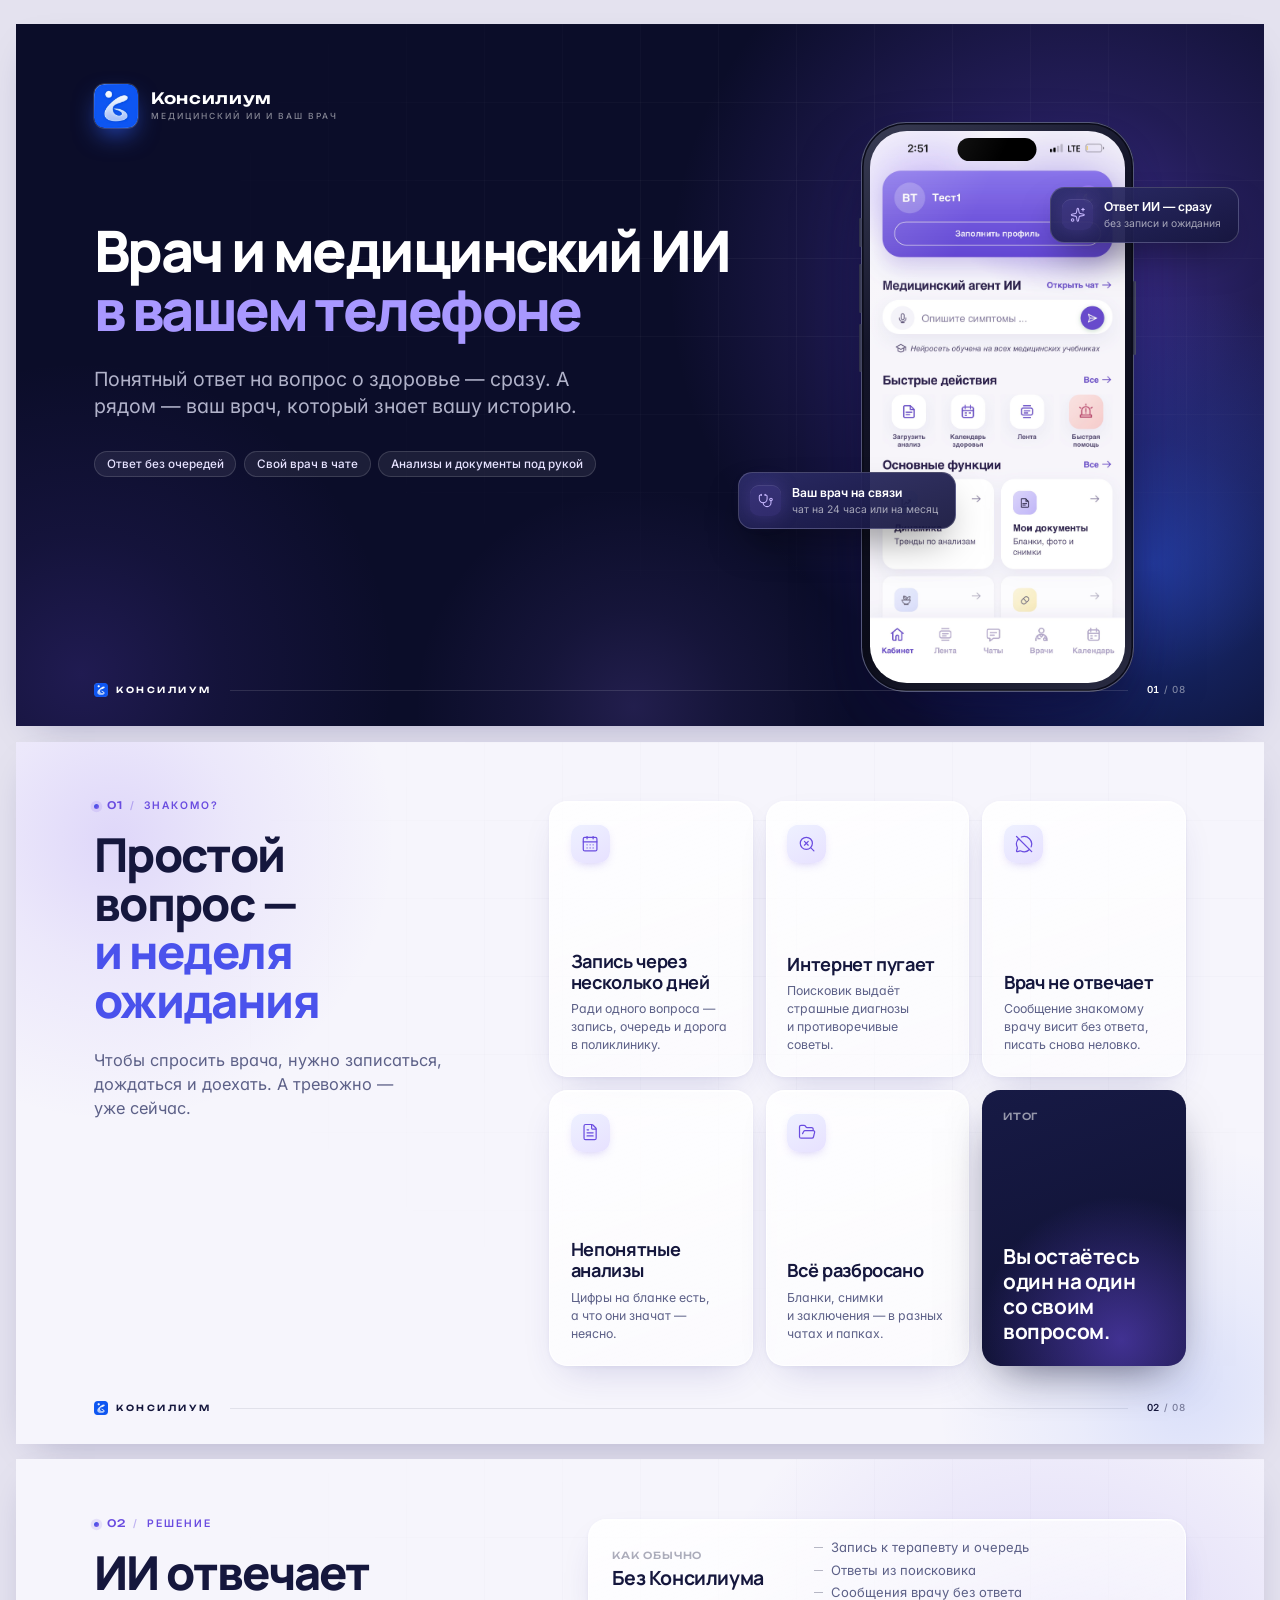
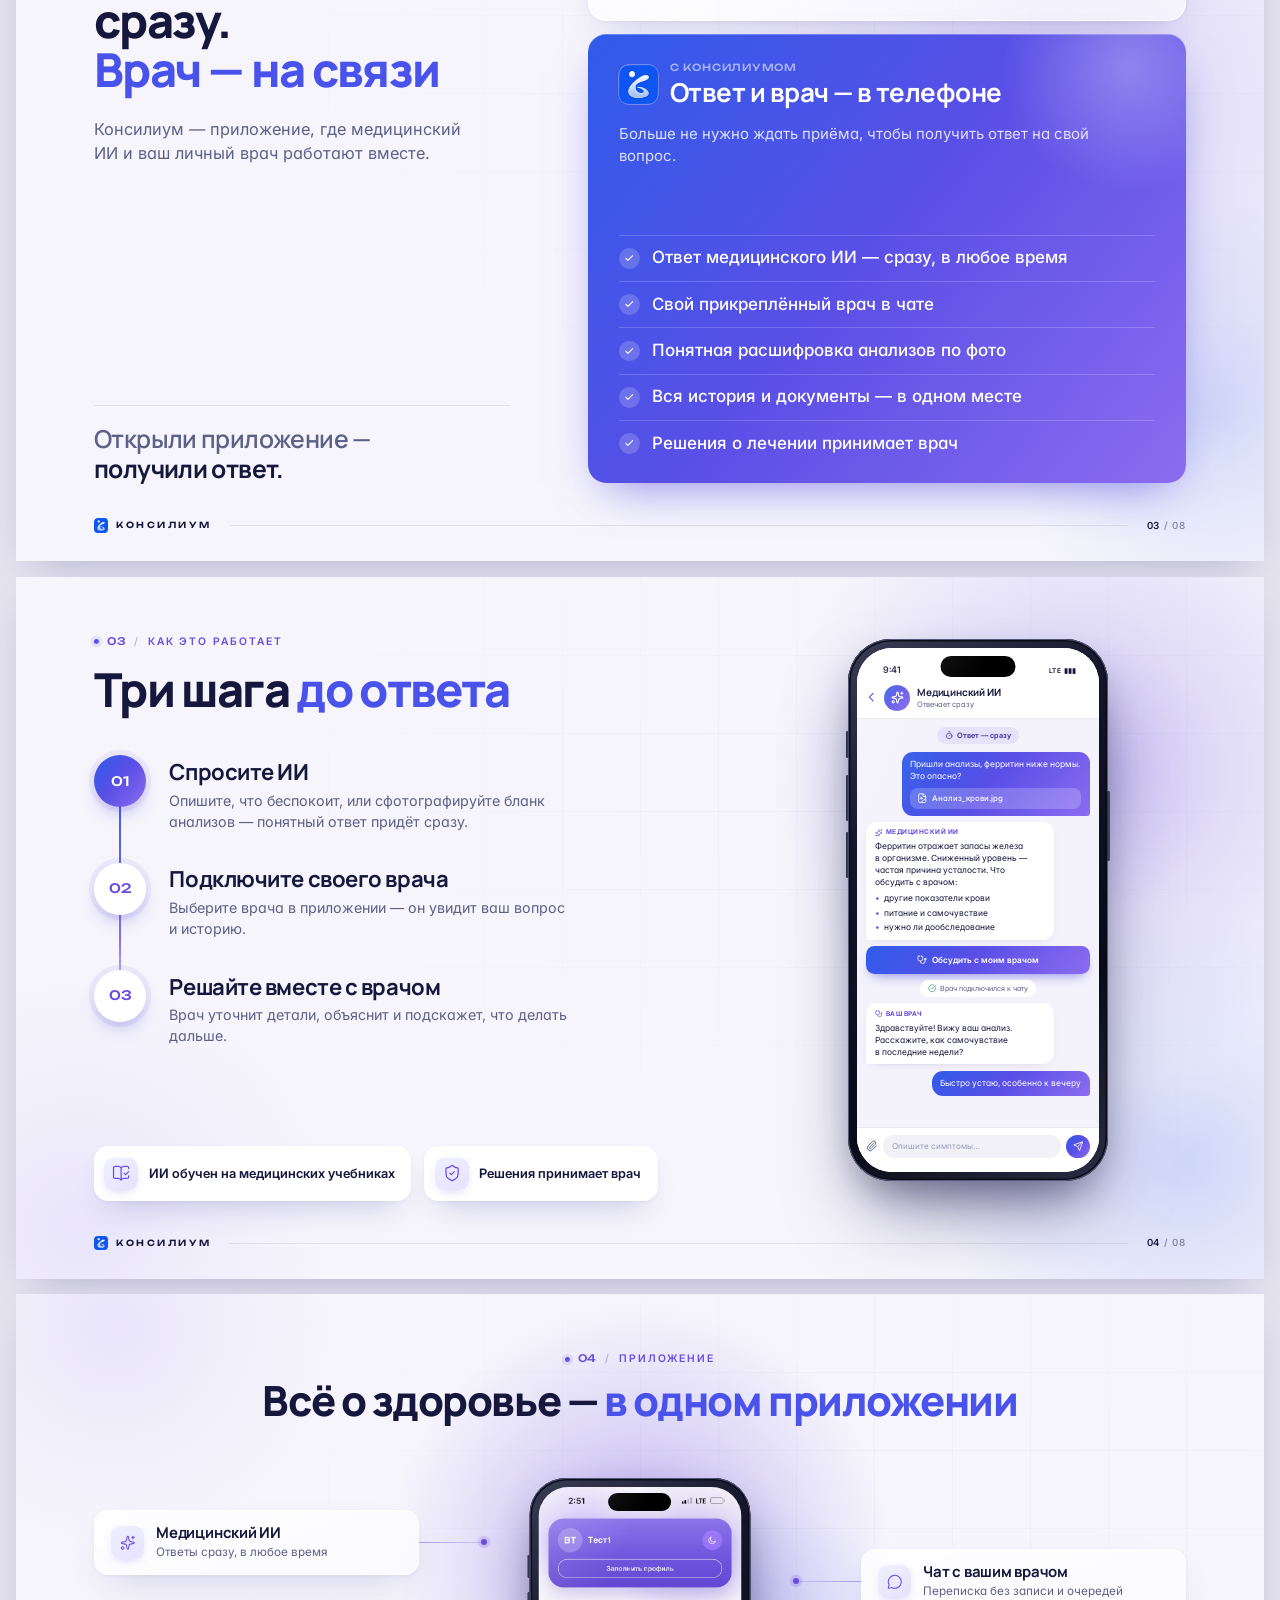
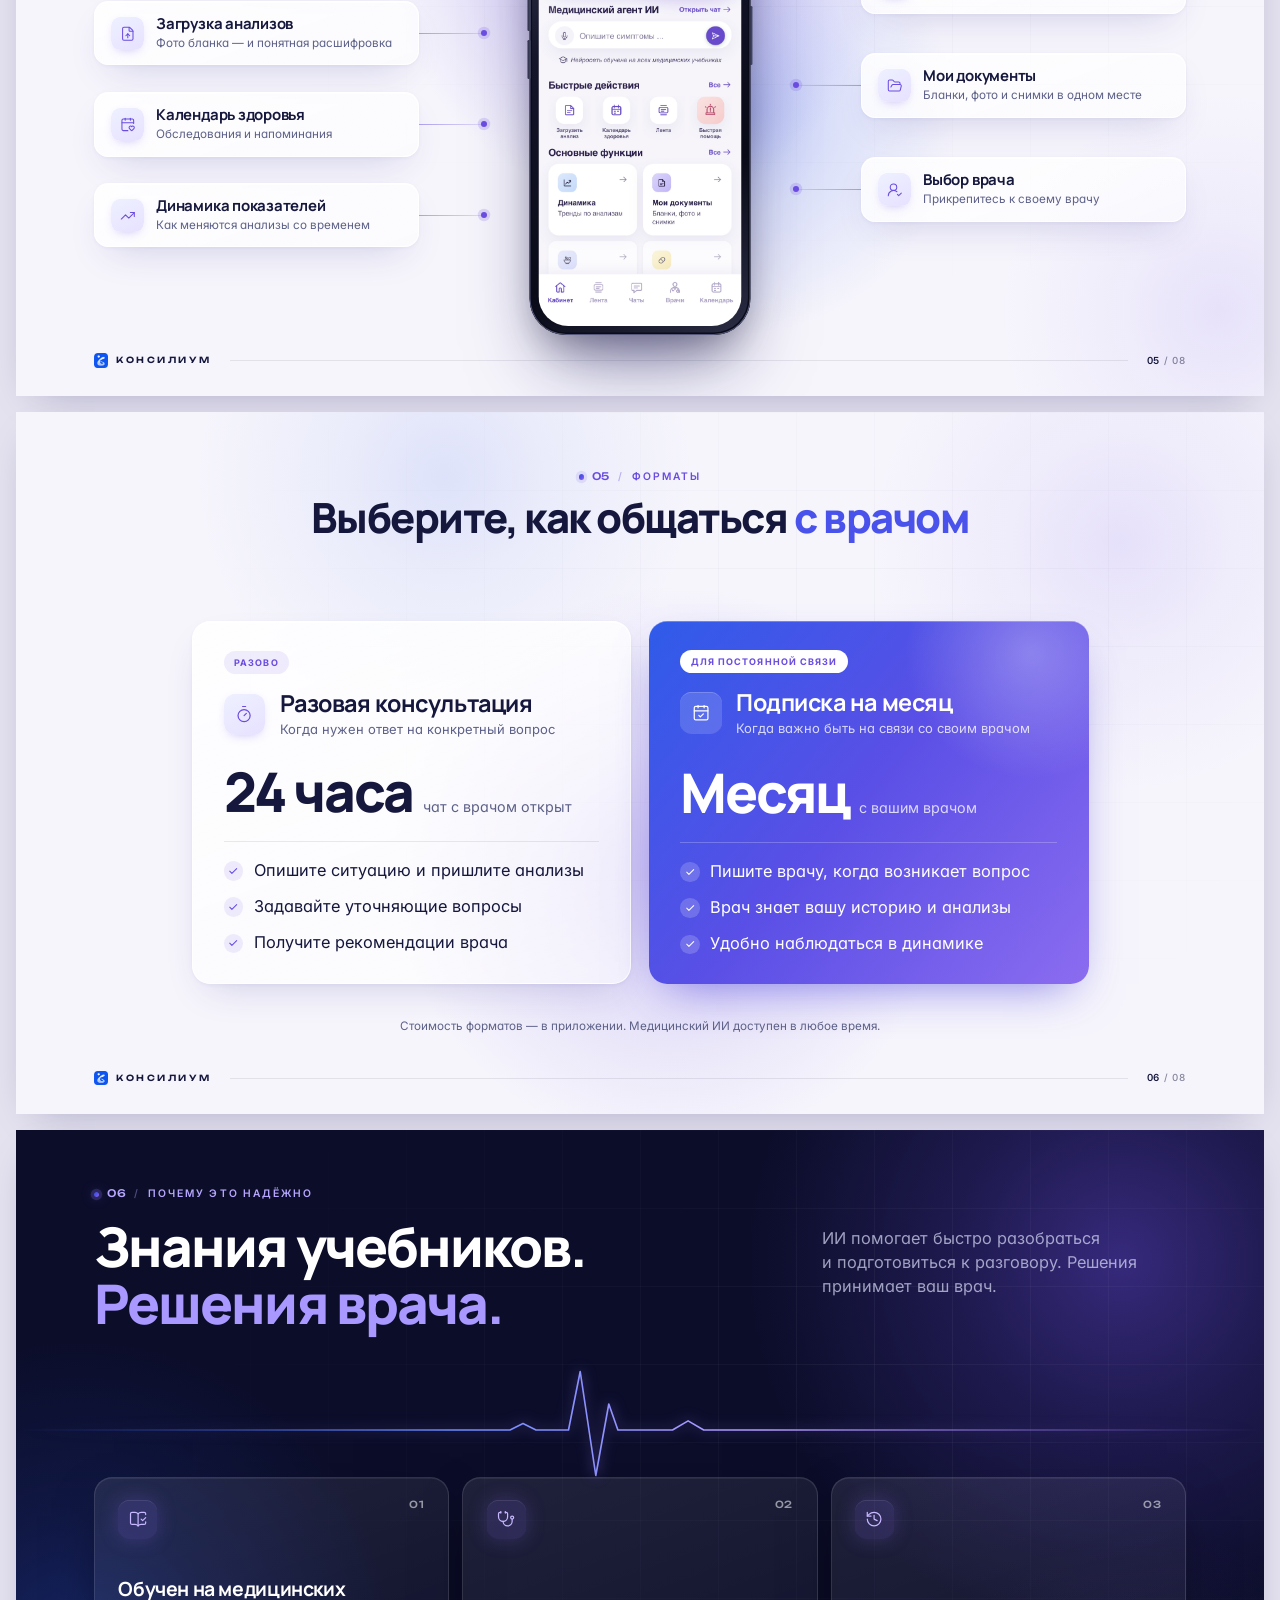
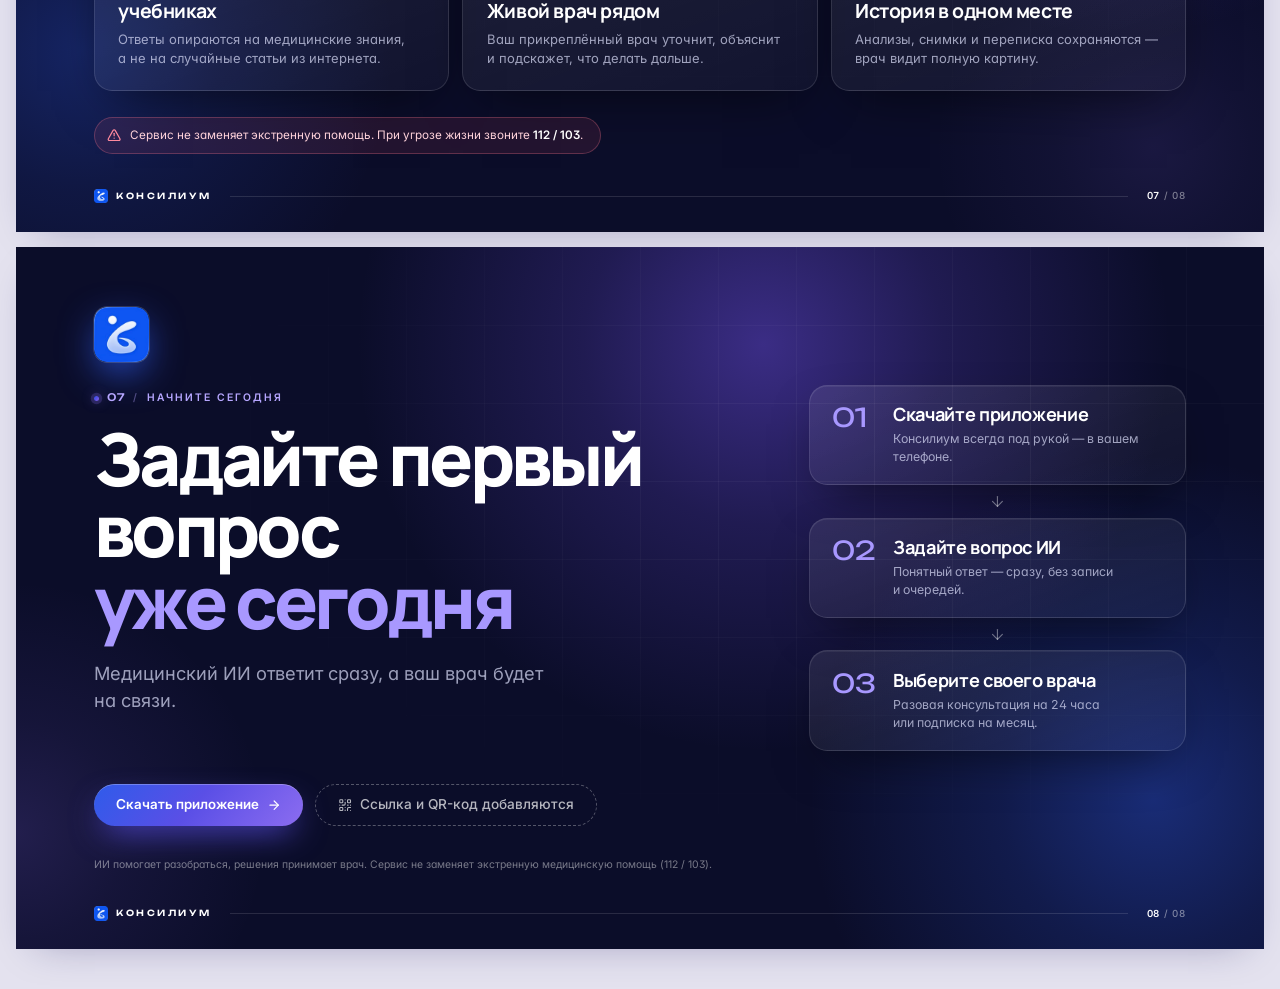
<file: patients/index.html>
<!doctype html>
<html lang="ru">
<head>
<meta charset="utf-8">
<meta name="viewport" content="width=device-width,initial-scale=1">
<title>Консилиум — медицинский ИИ и ваш врач в телефоне</title>
<meta name="description" content="Приложение Консилиум: медицинский ИИ отвечает сразу, ваш врач — на связи в чате.">
<link rel="icon" href="assets/img/logo-sm.png">
<link rel="stylesheet" href="css/deck.css">
</head>
<body>
<main class="deck">
<section class="slide dark s1" id="cover" aria-label="Обложка"><div class="bgfx" aria-hidden="true"><div class="orb" style="left:980px;top:-260px;width:1300px;height:1300px;background:radial-gradient(circle,rgba(106,76,224,0.55) 0%,rgba(106,76,224,0.248) 30%,rgba(106,76,224,0) 68%)"></div><div class="orb" style="left:1300px;top:380px;width:900px;height:900px;background:radial-gradient(circle,rgba(47,91,234,0.55) 0%,rgba(47,91,234,0.248) 30%,rgba(47,91,234,0) 68%)"></div><div class="orb" style="left:-400px;top:500px;width:1000px;height:1000px;background:radial-gradient(circle,rgba(106,76,224,0.22) 0%,rgba(106,76,224,0.099) 30%,rgba(106,76,224,0) 68%)"></div><div class="orb" style="left:600px;top:700px;width:700px;height:700px;background:radial-gradient(circle,rgba(139,108,240,0.18) 0%,rgba(139,108,240,0.081) 30%,rgba(139,108,240,0) 68%)"></div><div class="grid-lines"></div></div>
<div class="brand"><img src="assets/img/logo.png" alt="Консилиум"><div class="t">Консилиум<small>Медицинский ИИ и ваш врач</small></div></div>
<div class="hero"><h1>Врач и медицинский&nbsp;ИИ <span class="gt">в&nbsp;вашем телефоне</span></h1>
<p class="sub">Понятный ответ на вопрос о здоровье — сразу. А рядом — ваш врач, который знает вашу историю.</p>
<div class="tags"><span class="chip">Ответ без очередей</span><span class="chip">Свой врач в чате</span><span class="chip">Анализы и документы под рукой</span></div></div>
<div class="ph"><div class="phone" style="--w:420px"><div class="btn b1"></div><div class="btn b2"></div><div class="btn b3"></div><div class="btn b4"></div><div class="screen"><img src="assets/img/app.jpg" alt="Экран приложения Консилиум"><div class="island"></div><div class="glare"></div></div></div></div>
<div class="float f1"><div class="icobox"><svg class="ico" viewBox="0 0 24 24" fill="none" stroke="currentColor" stroke-width="1.6" stroke-linecap="round" stroke-linejoin="round" aria-hidden="true">
  <path d="M11.017 2.814a1 1 0 0 1 1.966 0l1.051 5.558a2 2 0 0 0 1.594 1.594l5.558 1.051a1 1 0 0 1 0 1.966l-5.558 1.051a2 2 0 0 0-1.594 1.594l-1.051 5.558a1 1 0 0 1-1.966 0l-1.051-5.558a2 2 0 0 0-1.594-1.594l-5.558-1.051a1 1 0 0 1 0-1.966l5.558-1.051a2 2 0 0 0 1.594-1.594z" />
  <path d="M20 2v4" />
  <path d="M22 4h-4" />
  <circle cx="4" cy="20" r="2" />
</svg></div><div>Ответ ИИ — сразу<small>без записи и ожидания</small></div></div>
<div class="float f2"><div class="icobox"><svg class="ico" viewBox="0 0 24 24" fill="none" stroke="currentColor" stroke-width="1.6" stroke-linecap="round" stroke-linejoin="round" aria-hidden="true">
  <path d="M11 2v2" />
  <path d="M5 2v2" />
  <path d="M5 3H4a2 2 0 0 0-2 2v4a6 6 0 0 0 12 0V5a2 2 0 0 0-2-2h-1" />
  <path d="M8 15a6 6 0 0 0 12 0v-3" />
  <circle cx="20" cy="10" r="2" />
</svg></div><div>Ваш врач на связи<small>чат на 24 часа или на месяц</small></div></div>
<footer class="footer"><div class="wm"><img src="assets/img/logo-sm.png" alt="">КОНСИЛИУМ</div><div class="fl"></div><div class="pg"><b>01</b> / 08</div></footer></section>

<section class="slide s2" id="pain" aria-label="Проблема"><div class="bgfx" aria-hidden="true"><div class="orb" style="left:-300px;top:-300px;width:900px;height:900px;background:radial-gradient(circle,rgba(139,108,240,0.22) 0%,rgba(139,108,240,0.099) 30%,rgba(139,108,240,0) 68%)"></div><div class="orb" style="left:1400px;top:600px;width:800px;height:800px;background:radial-gradient(circle,rgba(47,91,234,0.14) 0%,rgba(47,91,234,0.063) 30%,rgba(47,91,234,0) 68%)"></div><div class="grid-lines"></div></div>
<div class="c"><div class="l"><div class="eyebrow"><span class="dot"></span><span class="n">01</span><span class="sl">/</span><span>Знакомо?</span></div><h2>Простой вопрос — <span class="gt">и&nbsp;неделя ожидания</span></h2>
<p class="lead">Чтобы спросить врача, нужно записаться, дождаться и доехать. А тревожно — уже сейчас.</p></div>
<div class="g">
<article class="glass pc"><div class="icobox"><svg class="ico" viewBox="0 0 24 24" fill="none" stroke="currentColor" stroke-width="1.6" stroke-linecap="round" stroke-linejoin="round" aria-hidden="true">
  <path d="M8 2v3" />
  <path d="M16 2v3" />
  <rect x="3" y="3" width="18" height="18" rx="2" />
  <path d="M3 9h18" />
  <path d="M8 13h.01" />
  <path d="M12 13h.01" />
  <path d="M16 13h.01" />
  <path d="M8 17h.01" />
  <path d="M12 17h.01" />
  <path d="M16 17h.01" />
</svg></div><h3>Запись через несколько дней</h3><p>Ради одного вопроса — запись, очередь и дорога в поликлинику.</p></article>
<article class="glass pc"><div class="icobox"><svg class="ico" viewBox="0 0 24 24" fill="none" stroke="currentColor" stroke-width="1.6" stroke-linecap="round" stroke-linejoin="round" aria-hidden="true">
  <path d="m13.5 8.5-5 5" />
  <path d="m8.5 8.5 5 5" />
  <circle cx="11" cy="11" r="8" />
  <path d="m21 21-4.3-4.3" />
</svg></div><h3>Интернет пугает</h3><p>Поисковик выдаёт страшные диагнозы и противоречивые советы.</p></article>
<article class="glass pc"><div class="icobox"><svg class="ico" viewBox="0 0 24 24" fill="none" stroke="currentColor" stroke-width="1.6" stroke-linecap="round" stroke-linejoin="round" aria-hidden="true">
  <path d="m2 2 20 20" />
  <path d="M4.93 4.929a10 10 0 0 0-1.938 11.412 2 2 0 0 1 .094 1.167l-1.065 3.29a1 1 0 0 0 1.236 1.168l3.413-.998a2 2 0 0 1 1.099.092 10 10 0 0 0 11.302-1.989" />
  <path d="M8.35 2.69A10 10 0 0 1 21.3 15.65" />
</svg></div><h3>Врач не отвечает</h3><p>Сообщение знакомому врачу висит без ответа, писать снова неловко.</p></article>
<article class="glass pc"><div class="icobox"><svg class="ico" viewBox="0 0 24 24" fill="none" stroke="currentColor" stroke-width="1.6" stroke-linecap="round" stroke-linejoin="round" aria-hidden="true">
  <path d="M6 22a2 2 0 0 1-2-2V4a2 2 0 0 1 2-2h8a2.4 2.4 0 0 1 1.704.706l3.588 3.588A2.4 2.4 0 0 1 20 8v12a2 2 0 0 1-2 2z" />
  <path d="M14 2v5a1 1 0 0 0 1 1h5" />
  <path d="M10 9H8" />
  <path d="M16 13H8" />
  <path d="M16 17H8" />
</svg></div><h3>Непонятные анализы</h3><p>Цифры на бланке есть, а что они значат — неясно.</p></article>
<article class="glass pc"><div class="icobox"><svg class="ico" viewBox="0 0 24 24" fill="none" stroke="currentColor" stroke-width="1.6" stroke-linecap="round" stroke-linejoin="round" aria-hidden="true">
  <path d="m6 14 1.5-2.9A2 2 0 0 1 9.24 10H20a2 2 0 0 1 1.94 2.5l-1.54 6a2 2 0 0 1-1.95 1.5H4a2 2 0 0 1-2-2V5a2 2 0 0 1 2-2h3.9a2 2 0 0 1 1.69.9l.81 1.2a2 2 0 0 0 1.67.9H18a2 2 0 0 1 2 2v2" />
</svg></div><h3>Всё разбросано</h3><p>Бланки, снимки и заключения — в разных чатах и папках.</p></article>
<div class="ncard fin"><span class="idx">ИТОГ</span><p>Вы остаётесь один на один со своим вопросом.</p></div>
</div></div><footer class="footer"><div class="wm"><img src="assets/img/logo-sm.png" alt="">КОНСИЛИУМ</div><div class="fl"></div><div class="pg"><b>02</b> / 08</div></footer></section>

<section class="slide s3" id="solution" aria-label="Решение"><div class="bgfx" aria-hidden="true"><div class="orb" style="left:1000px;top:-200px;width:1200px;height:1200px;background:radial-gradient(circle,rgba(106,76,224,0.25) 0%,rgba(106,76,224,0.113) 30%,rgba(106,76,224,0) 68%)"></div><div class="orb" style="left:1500px;top:500px;width:700px;height:700px;background:radial-gradient(circle,rgba(47,91,234,0.18) 0%,rgba(47,91,234,0.081) 30%,rgba(47,91,234,0) 68%)"></div><div class="grid-lines"></div></div>
<div class="c"><div class="l"><div class="eyebrow"><span class="dot"></span><span class="n">02</span><span class="sl">/</span><span>Решение</span></div><h2>ИИ отвечает сразу.<br><span class="gt">Врач — на&nbsp;связи</span></h2>
<p class="lead">Консилиум — приложение, где медицинский ИИ и ваш личный врач работают вместе.</p>
<div class="quote"><span>Открыли приложение —</span><br>получили ответ.</div></div>
<div class="r"><div class="glass fam"><div class="h"><span class="idx">КАК ОБЫЧНО</span><h3>Без Консилиума</h3></div><ul><li>Запись к терапевту и очередь</li><li>Ответы из поисковика</li><li>Сообщения врачу без ответа</li></ul></div>
<div class="gcard kon"><div class="hd"><img src="assets/img/logo.png" alt=""><div><span class="idx">С КОНСИЛИУМОМ</span><h3>Ответ и врач — в телефоне</h3></div></div>
<p class="kd">Больше не нужно ждать приёма, чтобы получить ответ на свой вопрос.</p><ul><li><span class="check"><svg class="ico" viewBox="0 0 24 24" fill="none" stroke="currentColor" stroke-width="2.4" stroke-linecap="round" stroke-linejoin="round" aria-hidden="true">
  <path d="M20 6 9 17l-5-5" />
</svg></span><span>Ответ медицинского ИИ — сразу, в любое время</span></li><li><span class="check"><svg class="ico" viewBox="0 0 24 24" fill="none" stroke="currentColor" stroke-width="2.4" stroke-linecap="round" stroke-linejoin="round" aria-hidden="true">
  <path d="M20 6 9 17l-5-5" />
</svg></span><span>Свой прикреплённый врач в чате</span></li><li><span class="check"><svg class="ico" viewBox="0 0 24 24" fill="none" stroke="currentColor" stroke-width="2.4" stroke-linecap="round" stroke-linejoin="round" aria-hidden="true">
  <path d="M20 6 9 17l-5-5" />
</svg></span><span>Понятная расшифровка анализов по фото</span></li><li><span class="check"><svg class="ico" viewBox="0 0 24 24" fill="none" stroke="currentColor" stroke-width="2.4" stroke-linecap="round" stroke-linejoin="round" aria-hidden="true">
  <path d="M20 6 9 17l-5-5" />
</svg></span><span>Вся история и документы — в одном месте</span></li><li><span class="check"><svg class="ico" viewBox="0 0 24 24" fill="none" stroke="currentColor" stroke-width="2.4" stroke-linecap="round" stroke-linejoin="round" aria-hidden="true">
  <path d="M20 6 9 17l-5-5" />
</svg></span><span>Решения о лечении принимает врач</span></li></ul></div></div></div><footer class="footer"><div class="wm"><img src="assets/img/logo-sm.png" alt="">КОНСИЛИУМ</div><div class="fl"></div><div class="pg"><b>03</b> / 08</div></footer></section>

<section class="slide s4" id="how" aria-label="Как это работает"><div class="bgfx" aria-hidden="true"><div class="orb" style="left:1150px;top:-200px;width:1000px;height:1000px;background:radial-gradient(circle,rgba(106,76,224,0.32) 0%,rgba(106,76,224,0.144) 30%,rgba(106,76,224,0) 68%)"></div><div class="orb" style="left:1400px;top:500px;width:800px;height:800px;background:radial-gradient(circle,rgba(47,91,234,0.2) 0%,rgba(47,91,234,0.090) 30%,rgba(47,91,234,0) 68%)"></div><div class="orb" style="left:-300px;top:600px;width:800px;height:800px;background:radial-gradient(circle,rgba(139,108,240,0.12) 0%,rgba(139,108,240,0.054) 30%,rgba(139,108,240,0) 68%)"></div><div class="grid-lines"></div></div>
<div class="c"><div class="l"><div class="eyebrow"><span class="dot"></span><span class="n">03</span><span class="sl">/</span><span>Как это работает</span></div><h2>Три шага <span class="gt">до&nbsp;ответа</span></h2>
<ol class="steps"><li class="st"><div class="nd"><span>01</span></div><div><h3>Спросите ИИ</h3><p>Опишите, что беспокоит, или сфотографируйте бланк анализов — понятный ответ придёт сразу.</p></div></li><li class="st"><div class="nd"><span>02</span></div><div><h3>Подключите своего врача</h3><p>Выберите врача в приложении — он увидит ваш вопрос и историю.</p></div></li><li class="st"><div class="nd"><span>03</span></div><div><h3>Решайте вместе с врачом</h3><p>Врач уточнит детали, объяснит и подскажет, что делать дальше.</p></div></li></ol></div>
<div class="ph"><div class="phone" style="--w:400px"><div class="btn b1"></div><div class="btn b2"></div><div class="btn b3"></div><div class="btn b4"></div><div class="screen"><div class="chat"><div class="sb"><span>9:41</span><span class="sig">LTE ▮▮▮</span></div>
<div class="hd"><span class="bk"><svg class="ico" viewBox="0 0 24 24" fill="none" stroke="currentColor" stroke-width="2.2" stroke-linecap="round" stroke-linejoin="round" aria-hidden="true">
  <path d="m15 18-6-6 6-6" />
</svg></span><div class="av"><svg class="ico" viewBox="0 0 24 24" fill="none" stroke="currentColor" stroke-width="2" stroke-linecap="round" stroke-linejoin="round" aria-hidden="true">
  <path d="M11.017 2.814a1 1 0 0 1 1.966 0l1.051 5.558a2 2 0 0 0 1.594 1.594l5.558 1.051a1 1 0 0 1 0 1.966l-5.558 1.051a2 2 0 0 0-1.594 1.594l-1.051 5.558a1 1 0 0 1-1.966 0l-1.051-5.558a2 2 0 0 0-1.594-1.594l-5.558-1.051a1 1 0 0 1 0-1.966l5.558-1.051a2 2 0 0 0 1.594-1.594z" />
  <path d="M20 2v4" />
  <path d="M22 4h-4" />
  <circle cx="4" cy="20" r="2" />
</svg></div><div class="hn"><b>Медицинский ИИ</b><small>Отвечает сразу</small></div></div>
<div class="tm"><svg class="ico" viewBox="0 0 24 24" fill="none" stroke="currentColor" stroke-width="2" stroke-linecap="round" stroke-linejoin="round" aria-hidden="true">
  <line x1="10" x2="14" y1="2" y2="2" />
  <line x1="12" x2="15" y1="14" y2="11" />
  <circle cx="12" cy="14" r="8" />
</svg><span>Ответ — сразу</span></div>
<div class="bd"><div class="msg me">Пришли анализы, ферритин ниже нормы. Это опасно?<div class="att"><svg class="ico" viewBox="0 0 24 24" fill="none" stroke="currentColor" stroke-width="2" stroke-linecap="round" stroke-linejoin="round" aria-hidden="true">
  <path d="M6 22a2 2 0 0 1-2-2V4a2 2 0 0 1 2-2h8a2.4 2.4 0 0 1 1.704.706l3.588 3.588A2.4 2.4 0 0 1 20 8v12a2 2 0 0 1-2 2z" />
  <path d="M14 2v5a1 1 0 0 0 1 1h5" />
  <circle cx="10" cy="12" r="2" />
  <path d="m20 17-1.296-1.296a2.41 2.41 0 0 0-3.408 0L9 22" />
</svg>Анализ_крови.jpg</div></div>
<div class="msg them"><div class="who"><svg class="ico" viewBox="0 0 24 24" fill="none" stroke="currentColor" stroke-width="2" stroke-linecap="round" stroke-linejoin="round" aria-hidden="true">
  <path d="M11.017 2.814a1 1 0 0 1 1.966 0l1.051 5.558a2 2 0 0 0 1.594 1.594l5.558 1.051a1 1 0 0 1 0 1.966l-5.558 1.051a2 2 0 0 0-1.594 1.594l-1.051 5.558a1 1 0 0 1-1.966 0l-1.051-5.558a2 2 0 0 0-1.594-1.594l-5.558-1.051a1 1 0 0 1 0-1.966l5.558-1.051a2 2 0 0 0 1.594-1.594z" />
  <path d="M20 2v4" />
  <path d="M22 4h-4" />
  <circle cx="4" cy="20" r="2" />
</svg>Медицинский ИИ</div>Ферритин отражает запасы железа в организме. Сниженный уровень — частая причина усталости. Что обсудить с врачом:<ul><li>другие показатели крови</li><li>питание и самочувствие</li><li>нужно ли дообследование</li></ul></div>
<div class="act"><svg class="ico" viewBox="0 0 24 24" fill="none" stroke="currentColor" stroke-width="2" stroke-linecap="round" stroke-linejoin="round" aria-hidden="true">
  <path d="M11 2v2" />
  <path d="M5 2v2" />
  <path d="M5 3H4a2 2 0 0 0-2 2v4a6 6 0 0 0 12 0V5a2 2 0 0 0-2-2h-1" />
  <path d="M8 15a6 6 0 0 0 12 0v-3" />
  <circle cx="20" cy="10" r="2" />
</svg>Обсудить с моим врачом</div>
<div class="sys"><svg class="ico" viewBox="0 0 24 24" fill="none" stroke="currentColor" stroke-width="2" stroke-linecap="round" stroke-linejoin="round" aria-hidden="true">
  <path d="M21.801 10A10 10 0 1 1 17 3.335" />
  <path d="m9 11 3 3L22 4" />
</svg>Врач подключился к чату</div>
<div class="msg them"><div class="who"><svg class="ico" viewBox="0 0 24 24" fill="none" stroke="currentColor" stroke-width="2" stroke-linecap="round" stroke-linejoin="round" aria-hidden="true">
  <path d="M11 2v2" />
  <path d="M5 2v2" />
  <path d="M5 3H4a2 2 0 0 0-2 2v4a6 6 0 0 0 12 0V5a2 2 0 0 0-2-2h-1" />
  <path d="M8 15a6 6 0 0 0 12 0v-3" />
  <circle cx="20" cy="10" r="2" />
</svg>Ваш врач</div>Здравствуйте! Вижу ваш анализ. Расскажите, как самочувствие в последние недели?</div>
<div class="msg me">Быстро устаю, особенно к вечеру</div></div>
<div class="in"><span class="clip"><svg class="ico" viewBox="0 0 24 24" fill="none" stroke="currentColor" stroke-width="2" stroke-linecap="round" stroke-linejoin="round" aria-hidden="true">
  <path d="m16 6-8.414 8.586a2 2 0 0 0 2.829 2.829l8.414-8.586a4 4 0 1 0-5.657-5.657l-8.379 8.551a6 6 0 1 0 8.485 8.485l8.379-8.551" />
</svg></span><span class="fld">Опишите симптомы…</span><span class="snd"><svg class="ico" viewBox="0 0 24 24" fill="none" stroke="currentColor" stroke-width="2" stroke-linecap="round" stroke-linejoin="round" aria-hidden="true">
  <path d="M14.536 21.686a.5.5 0 0 0 .937-.024l6.5-19a.496.496 0 0 0-.635-.635l-19 6.5a.5.5 0 0 0-.024.937l7.93 3.18a2 2 0 0 1 1.112 1.11z" />
  <path d="m21.854 2.147-10.94 10.939" />
</svg></span></div></div><div class="island"></div><div class="glare"></div></div></div></div>
<div class="trust"><div class="ti"><div class="icobox"><svg class="ico" viewBox="0 0 24 24" fill="none" stroke="currentColor" stroke-width="1.6" stroke-linecap="round" stroke-linejoin="round" aria-hidden="true">
  <path d="M12 5v16" />
  <path d="m16 12 2 2 4-4" />
  <path d="M22 6V5a2 2 0 00-1.999-2L16 3.002A5 5 0 0012 5a5 5 0 00-4-2H4a2 2 0 00-2 2v12a2 2 0 001.999 2H8a5 5 0 014 2 5 5 0 014-2h4.001A2 2 0 0022 17v-1.344" />
</svg></div><div>ИИ обучен на&nbsp;медицинских учебниках</div></div><div class="ti"><div class="icobox"><svg class="ico" viewBox="0 0 24 24" fill="none" stroke="currentColor" stroke-width="1.6" stroke-linecap="round" stroke-linejoin="round" aria-hidden="true">
  <path d="M20 13c0 5-3.5 7.5-7.66 8.95a1 1 0 0 1-.67-.01C7.5 20.5 4 18 4 13V6a1 1 0 0 1 1-1c2 0 4.5-1.2 6.24-2.72a1.17 1.17 0 0 1 1.52 0C14.51 3.81 17 5 19 5a1 1 0 0 1 1 1z" />
  <path d="m9 12 2 2 4-4" />
</svg></div><div>Решения принимает врач</div></div></div>
</div><footer class="footer"><div class="wm"><img src="assets/img/logo-sm.png" alt="">КОНСИЛИУМ</div><div class="fl"></div><div class="pg"><b>04</b> / 08</div></footer></section>

<section class="slide s5" id="app" aria-label="Приложение"><div class="bgfx" aria-hidden="true"><div class="orb" style="left:560px;top:0px;width:800px;height:800px;background:radial-gradient(circle,rgba(106,76,224,0.45) 0%,rgba(106,76,224,0.203) 30%,rgba(106,76,224,0) 68%)"></div><div class="orb" style="left:760px;top:300px;width:700px;height:700px;background:radial-gradient(circle,rgba(47,91,234,0.3) 0%,rgba(47,91,234,0.135) 30%,rgba(47,91,234,0) 68%)"></div><div class="orb" style="left:-200px;top:-300px;width:700px;height:700px;background:radial-gradient(circle,rgba(139,108,240,0.12) 0%,rgba(139,108,240,0.054) 30%,rgba(139,108,240,0) 68%)"></div><div class="orb" style="left:1500px;top:600px;width:700px;height:700px;background:radial-gradient(circle,rgba(139,108,240,0.14) 0%,rgba(139,108,240,0.063) 30%,rgba(139,108,240,0) 68%)"></div><div class="grid-lines"></div></div>
<div class="c"><div class="hd"><div class="eyebrow"><span class="dot"></span><span class="n">04</span><span class="sl">/</span><span>Приложение</span></div><h2>Всё о здоровье — <span class="gt">в&nbsp;одном приложении</span></h2></div>
<div class="ph"><div class="phone" style="--w:340px"><div class="btn b1"></div><div class="btn b2"></div><div class="btn b3"></div><div class="btn b4"></div><div class="screen"><img src="assets/img/app.jpg" alt="Экран приложения Консилиум"><div class="island"></div><div class="glare"></div></div></div></div>
<div class="co L" style="top:240px"><div class="glass cb"><div class="icobox"><svg class="ico" viewBox="0 0 24 24" fill="none" stroke="currentColor" stroke-width="1.6" stroke-linecap="round" stroke-linejoin="round" aria-hidden="true">
  <path d="M11.017 2.814a1 1 0 0 1 1.966 0l1.051 5.558a2 2 0 0 0 1.594 1.594l5.558 1.051a1 1 0 0 1 0 1.966l-5.558 1.051a2 2 0 0 0-1.594 1.594l-1.051 5.558a1 1 0 0 1-1.966 0l-1.051-5.558a2 2 0 0 0-1.594-1.594l-5.558-1.051a1 1 0 0 1 0-1.966l5.558-1.051a2 2 0 0 0 1.594-1.594z" />
  <path d="M20 2v4" />
  <path d="M22 4h-4" />
  <circle cx="4" cy="20" r="2" />
</svg></div><div><h4>Медицинский ИИ</h4><p>Ответы сразу, в любое время</p></div></div><div class="ln"></div></div>
<div class="co L" style="top:380px"><div class="glass cb"><div class="icobox"><svg class="ico" viewBox="0 0 24 24" fill="none" stroke="currentColor" stroke-width="1.6" stroke-linecap="round" stroke-linejoin="round" aria-hidden="true">
  <path d="M6 22a2 2 0 0 1-2-2V4a2 2 0 0 1 2-2h8a2.4 2.4 0 0 1 1.704.706l3.588 3.588A2.4 2.4 0 0 1 20 8v12a2 2 0 0 1-2 2z" />
  <path d="M14 2v5a1 1 0 0 0 1 1h5" />
  <path d="M12 12v6" />
  <path d="m15 15-3-3-3 3" />
</svg></div><div><h4>Загрузка анализов</h4><p>Фото бланка — и понятная расшифровка</p></div></div><div class="ln"></div></div>
<div class="co L" style="top:520px"><div class="glass cb"><div class="icobox"><svg class="ico" viewBox="0 0 24 24" fill="none" stroke="currentColor" stroke-width="1.6" stroke-linecap="round" stroke-linejoin="round" aria-hidden="true">
  <path d="M12.127 21H5a2 2 0 01-2-2V5a2 2 0 012-2h14a2 2 0 012 2v5.125" />
  <path d="M14.62 17.8A2.25 2.25 0 1118 14.836a2.25 2.25 0 113.38 2.966l-2.626 2.856a.998.998 0 01-1.507 0z" />
  <path d="M16 2v3" />
  <path d="M3 9h18" />
  <path d="M8 2v3" />
</svg></div><div><h4>Календарь здоровья</h4><p>Обследования и напоминания</p></div></div><div class="ln"></div></div>
<div class="co L" style="top:660px"><div class="glass cb"><div class="icobox"><svg class="ico" viewBox="0 0 24 24" fill="none" stroke="currentColor" stroke-width="1.6" stroke-linecap="round" stroke-linejoin="round" aria-hidden="true">
  <path d="M16 7h6v6" />
  <path d="m22 7-8.5 8.5-5-5L2 17" />
</svg></div><div><h4>Динамика показателей</h4><p>Как меняются анализы со временем</p></div></div><div class="ln"></div></div>
<div class="co R" style="top:300px"><div class="glass cb"><div class="icobox"><svg class="ico" viewBox="0 0 24 24" fill="none" stroke="currentColor" stroke-width="1.6" stroke-linecap="round" stroke-linejoin="round" aria-hidden="true">
  <path d="M2.992 16.342a2 2 0 0 1 .094 1.167l-1.065 3.29a1 1 0 0 0 1.236 1.168l3.413-.998a2 2 0 0 1 1.099.092 10 10 0 1 0-4.777-4.719" />
</svg></div><div><h4>Чат с вашим врачом</h4><p>Переписка без записи и очередей</p></div></div><div class="ln"></div></div>
<div class="co R" style="top:460px"><div class="glass cb"><div class="icobox"><svg class="ico" viewBox="0 0 24 24" fill="none" stroke="currentColor" stroke-width="1.6" stroke-linecap="round" stroke-linejoin="round" aria-hidden="true">
  <path d="m6 14 1.5-2.9A2 2 0 0 1 9.24 10H20a2 2 0 0 1 1.94 2.5l-1.54 6a2 2 0 0 1-1.95 1.5H4a2 2 0 0 1-2-2V5a2 2 0 0 1 2-2h3.9a2 2 0 0 1 1.69.9l.81 1.2a2 2 0 0 0 1.67.9H18a2 2 0 0 1 2 2v2" />
</svg></div><div><h4>Мои документы</h4><p>Бланки, фото и снимки в одном месте</p></div></div><div class="ln"></div></div>
<div class="co R" style="top:620px"><div class="glass cb"><div class="icobox"><svg class="ico" viewBox="0 0 24 24" fill="none" stroke="currentColor" stroke-width="1.6" stroke-linecap="round" stroke-linejoin="round" aria-hidden="true">
  <path d="M2 21a8 8 0 0 1 13.292-6" />
  <circle cx="10" cy="8" r="5" />
  <path d="m16 19 2 2 4-4" />
</svg></div><div><h4>Выбор врача</h4><p>Прикрепитесь к своему врачу</p></div></div><div class="ln"></div></div>
</div><footer class="footer"><div class="wm"><img src="assets/img/logo-sm.png" alt="">КОНСИЛИУМ</div><div class="fl"></div><div class="pg"><b>05</b> / 08</div></footer></section>

<section class="slide s6" id="formats" aria-label="Форматы"><div class="bgfx" aria-hidden="true"><div class="orb" style="left:560px;top:250px;width:900px;height:900px;background:radial-gradient(circle,rgba(106,76,224,0.3) 0%,rgba(106,76,224,0.135) 30%,rgba(106,76,224,0) 68%)"></div><div class="orb" style="left:260px;top:-300px;width:800px;height:800px;background:radial-gradient(circle,rgba(47,91,234,0.12) 0%,rgba(47,91,234,0.054) 30%,rgba(47,91,234,0) 68%)"></div><div class="orb" style="left:1300px;top:-200px;width:800px;height:800px;background:radial-gradient(circle,rgba(139,108,240,0.15) 0%,rgba(139,108,240,0.068) 30%,rgba(139,108,240,0) 68%)"></div><div class="grid-lines"></div></div>
<div class="c"><div class="hd"><div class="eyebrow"><span class="dot"></span><span class="n">05</span><span class="sl">/</span><span>Форматы</span></div><h2>Выберите, как общаться <span class="gt">с&nbsp;врачом</span></h2></div>
<div class="g">
<article class="glass t"><span class="badge soft">Разово</span><div class="th"><div class="icobox"><svg class="ico" viewBox="0 0 24 24" fill="none" stroke="currentColor" stroke-width="1.6" stroke-linecap="round" stroke-linejoin="round" aria-hidden="true">
  <line x1="10" x2="14" y1="2" y2="2" />
  <line x1="12" x2="15" y1="14" y2="11" />
  <circle cx="12" cy="14" r="8" />
</svg></div><div><div class="tn">Разовая консультация</div><p class="td">Когда нужен ответ на конкретный вопрос</p></div></div><div class="pr"><span class="pv">24 часа</span><span class="pu">чат с врачом открыт</span></div><div class="hr"></div><ul><li><span class="check"><svg class="ico" viewBox="0 0 24 24" fill="none" stroke="currentColor" stroke-width="2.4" stroke-linecap="round" stroke-linejoin="round" aria-hidden="true">
  <path d="M20 6 9 17l-5-5" />
</svg></span><span>Опишите ситуацию и пришлите анализы</span></li><li><span class="check"><svg class="ico" viewBox="0 0 24 24" fill="none" stroke="currentColor" stroke-width="2.4" stroke-linecap="round" stroke-linejoin="round" aria-hidden="true">
  <path d="M20 6 9 17l-5-5" />
</svg></span><span>Задавайте уточняющие вопросы</span></li><li><span class="check"><svg class="ico" viewBox="0 0 24 24" fill="none" stroke="currentColor" stroke-width="2.4" stroke-linecap="round" stroke-linejoin="round" aria-hidden="true">
  <path d="M20 6 9 17l-5-5" />
</svg></span><span>Получите рекомендации врача</span></li></ul></article>
<article class="gcard t"><span class="badge">Для постоянной связи</span><div class="th"><div class="icobox"><svg class="ico" viewBox="0 0 24 24" fill="none" stroke="currentColor" stroke-width="1.6" stroke-linecap="round" stroke-linejoin="round" aria-hidden="true">
  <path d="M8 2v3" />
  <path d="M16 2v3" />
  <rect x="3" y="3" width="18" height="18" rx="2" />
  <path d="M3 9h18" />
  <path d="m9 15 2 2 4-4" />
</svg></div><div><div class="tn">Подписка на месяц</div><p class="td">Когда важно быть на связи со своим врачом</p></div></div><div class="pr"><span class="pv">Месяц</span><span class="pu">с вашим врачом</span></div><div class="hr"></div><ul><li><span class="check"><svg class="ico" viewBox="0 0 24 24" fill="none" stroke="currentColor" stroke-width="2.4" stroke-linecap="round" stroke-linejoin="round" aria-hidden="true">
  <path d="M20 6 9 17l-5-5" />
</svg></span><span>Пишите врачу, когда возникает вопрос</span></li><li><span class="check"><svg class="ico" viewBox="0 0 24 24" fill="none" stroke="currentColor" stroke-width="2.4" stroke-linecap="round" stroke-linejoin="round" aria-hidden="true">
  <path d="M20 6 9 17l-5-5" />
</svg></span><span>Врач знает вашу историю и анализы</span></li><li><span class="check"><svg class="ico" viewBox="0 0 24 24" fill="none" stroke="currentColor" stroke-width="2.4" stroke-linecap="round" stroke-linejoin="round" aria-hidden="true">
  <path d="M20 6 9 17l-5-5" />
</svg></span><span>Удобно наблюдаться в динамике</span></li></ul></article>
</div>
<p class="fn">Стоимость форматов — в приложении. Медицинский ИИ доступен в любое время.</p>
</div><footer class="footer"><div class="wm"><img src="assets/img/logo-sm.png" alt="">КОНСИЛИУМ</div><div class="fl"></div><div class="pg"><b>06</b> / 08</div></footer></section>

<section class="slide dark s7" id="trust" aria-label="Доверие"><div class="bgfx" aria-hidden="true"><div class="orb" style="left:1100px;top:-400px;width:1200px;height:1200px;background:radial-gradient(circle,rgba(106,76,224,0.45) 0%,rgba(106,76,224,0.203) 30%,rgba(106,76,224,0) 68%)"></div><div class="orb" style="left:-400px;top:300px;width:1000px;height:1000px;background:radial-gradient(circle,rgba(47,91,234,0.3) 0%,rgba(47,91,234,0.135) 30%,rgba(47,91,234,0) 68%)"></div><div class="orb" style="left:1400px;top:600px;width:700px;height:700px;background:radial-gradient(circle,rgba(139,108,240,0.12) 0%,rgba(139,108,240,0.054) 30%,rgba(139,108,240,0) 68%)"></div><div class="grid-lines"></div></div>
<div class="c"><svg class="ecg" viewBox="0 0 1920 200" preserveAspectRatio="none" aria-hidden="true"><defs><linearGradient id="eg" x1="0" x2="1"><stop offset="0" stop-color="#2F5BEA" stop-opacity="0"/><stop offset=".35" stop-color="#6E8BFF"/><stop offset=".6" stop-color="#B39BFF"/><stop offset="1" stop-color="#8B6CF0" stop-opacity="0"/></linearGradient></defs><path d="M0 120 H760 l20 -10 20 10 H850 l18 -90 24 160 20 -110 14 40 H1010 l24 -14 24 14 H1920" fill="none" stroke="url(#eg)" stroke-width="2.5" stroke-linejoin="round"/></svg><div class="l"><div class="eyebrow"><span class="dot"></span><span class="n">06</span><span class="sl">/</span><span>Почему это надёжно</span></div><h2>Знания учебников. <span class="gt">Решения врача.</span></h2></div>
<p class="lead">ИИ помогает быстро разобраться и подготовиться к разговору. Решения принимает ваш врач.</p>
<div class="g"><article class="dglass e"><div class="et"><div class="icobox"><svg class="ico" viewBox="0 0 24 24" fill="none" stroke="currentColor" stroke-width="1.6" stroke-linecap="round" stroke-linejoin="round" aria-hidden="true">
  <path d="M12 5v16" />
  <path d="m16 12 2 2 4-4" />
  <path d="M22 6V5a2 2 0 00-1.999-2L16 3.002A5 5 0 0012 5a5 5 0 00-4-2H4a2 2 0 00-2 2v12a2 2 0 001.999 2H8a5 5 0 014 2 5 5 0 014-2h4.001A2 2 0 0022 17v-1.344" />
</svg></div><span class="idx">01</span></div><h3>Обучен на медицинских учебниках</h3><p>Ответы опираются на медицинские знания, а не на случайные статьи из интернета.</p></article><article class="dglass e"><div class="et"><div class="icobox"><svg class="ico" viewBox="0 0 24 24" fill="none" stroke="currentColor" stroke-width="1.6" stroke-linecap="round" stroke-linejoin="round" aria-hidden="true">
  <path d="M11 2v2" />
  <path d="M5 2v2" />
  <path d="M5 3H4a2 2 0 0 0-2 2v4a6 6 0 0 0 12 0V5a2 2 0 0 0-2-2h-1" />
  <path d="M8 15a6 6 0 0 0 12 0v-3" />
  <circle cx="20" cy="10" r="2" />
</svg></div><span class="idx">02</span></div><h3>Живой врач рядом</h3><p>Ваш прикреплённый врач уточнит, объяснит и подскажет, что делать дальше.</p></article><article class="dglass e"><div class="et"><div class="icobox"><svg class="ico" viewBox="0 0 24 24" fill="none" stroke="currentColor" stroke-width="1.6" stroke-linecap="round" stroke-linejoin="round" aria-hidden="true">
  <path d="M3 12a9 9 0 1 0 9-9 9.75 9.75 0 0 0-6.74 2.74L3 8" />
  <path d="M3 3v5h5" />
  <path d="M12 7v5l4 2" />
</svg></div><span class="idx">03</span></div><h3>История в одном месте</h3><p>Анализы, снимки и переписка сохраняются — врач видит полную картину.</p></article></div>
<div class="note"><svg class="ico" viewBox="0 0 24 24" fill="none" stroke="currentColor" stroke-width="2" stroke-linecap="round" stroke-linejoin="round" aria-hidden="true">
  <path d="m21.73 18-8-14a2 2 0 0 0-3.48 0l-8 14A2 2 0 0 0 4 21h16a2 2 0 0 0 1.73-3" />
  <path d="M12 9v4" />
  <path d="M12 17h.01" />
</svg><span>Сервис не заменяет экстренную помощь. При угрозе жизни звоните <b>112&nbsp;/&nbsp;103</b>.</span></div>
</div><footer class="footer"><div class="wm"><img src="assets/img/logo-sm.png" alt="">КОНСИЛИУМ</div><div class="fl"></div><div class="pg"><b>07</b> / 08</div></footer></section>

<section class="slide dark s8" id="start" aria-label="Начать"><div class="bgfx" aria-hidden="true"><div class="orb" style="left:500px;top:-500px;width:1300px;height:1300px;background:radial-gradient(circle,rgba(106,76,224,0.5) 0%,rgba(106,76,224,0.225) 30%,rgba(106,76,224,0) 68%)"></div><div class="orb" style="left:1200px;top:300px;width:1100px;height:1100px;background:radial-gradient(circle,rgba(47,91,234,0.4) 0%,rgba(47,91,234,0.180) 30%,rgba(47,91,234,0) 68%)"></div><div class="orb" style="left:-400px;top:500px;width:800px;height:800px;background:radial-gradient(circle,rgba(139,108,240,0.18) 0%,rgba(139,108,240,0.081) 30%,rgba(139,108,240,0) 68%)"></div><div class="grid-lines"></div></div>
<div class="c"><img class="logo" src="assets/img/logo.png" alt="Консилиум"><div class="eyebrow"><span class="dot"></span><span class="n">07</span><span class="sl">/</span><span>Начните сегодня</span></div>
<h2>Задайте первый вопрос <span class="gt">уже&nbsp;сегодня</span></h2>
<p class="lead">Медицинский ИИ ответит сразу, а ваш врач будет на связи.</p>
<div class="steps"><div class="dglass sp"><span class="n gt">01</span><div><h3>Скачайте приложение</h3><p>Консилиум всегда под рукой — в вашем телефоне.</p></div></div><div class="arrow"><svg class="ico" viewBox="0 0 24 24" fill="none" stroke="currentColor" stroke-width="1.6" stroke-linecap="round" stroke-linejoin="round" aria-hidden="true">
  <path d="M5 12h14" />
  <path d="m12 5 7 7-7 7" />
</svg></div><div class="dglass sp"><span class="n gt">02</span><div><h3>Задайте вопрос ИИ</h3><p>Понятный ответ — сразу, без записи и очередей.</p></div></div><div class="arrow"><svg class="ico" viewBox="0 0 24 24" fill="none" stroke="currentColor" stroke-width="1.6" stroke-linecap="round" stroke-linejoin="round" aria-hidden="true">
  <path d="M5 12h14" />
  <path d="m12 5 7 7-7 7" />
</svg></div><div class="dglass sp"><span class="n gt">03</span><div><h3>Выберите своего врача</h3><p>Разовая консультация на 24 часа или подписка на месяц.</p></div></div></div>
<div class="ct"><a class="pill p1" href="#">Скачать приложение <svg class="ico" viewBox="0 0 24 24" fill="none" stroke="currentColor" stroke-width="2" stroke-linecap="round" stroke-linejoin="round" aria-hidden="true">
  <path d="M5 12h14" />
  <path d="m12 5 7 7-7 7" />
</svg></a><span class="pill p2"><svg class="ico" viewBox="0 0 24 24" fill="none" stroke="currentColor" stroke-width="1.8" stroke-linecap="round" stroke-linejoin="round" aria-hidden="true">
  <rect width="5" height="5" x="3" y="3" rx="1" />
  <rect width="5" height="5" x="16" y="3" rx="1" />
  <rect width="5" height="5" x="3" y="16" rx="1" />
  <path d="M21 16h-3a2 2 0 0 0-2 2v3" />
  <path d="M21 21v.01" />
  <path d="M12 7v3a2 2 0 0 1-2 2H7" />
  <path d="M3 12h.01" />
  <path d="M12 3h.01" />
  <path d="M12 16v.01" />
  <path d="M16 12h1" />
  <path d="M21 12v.01" />
  <path d="M12 21v-1" />
</svg>Ссылка и QR-код добавляются</span></div>
<p class="legal">ИИ помогает разобраться, решения принимает врач. Сервис не заменяет экстренную медицинскую помощь (112 / 103).</p>
</div><footer class="footer"><div class="wm"><img src="assets/img/logo-sm.png" alt="">КОНСИЛИУМ</div><div class="fl"></div><div class="pg"><b>08</b> / 08</div></footer></section>
</main>
<script>/* масштаб слайдов 1920×1080 под ширину окна (только экран, не печать) */
(function(){function f(){document.documentElement.style.setProperty('--z',Math.min(1,(innerWidth-32)/1920))}f();addEventListener('resize',f)})();</script>
</body>
</html>
</file>
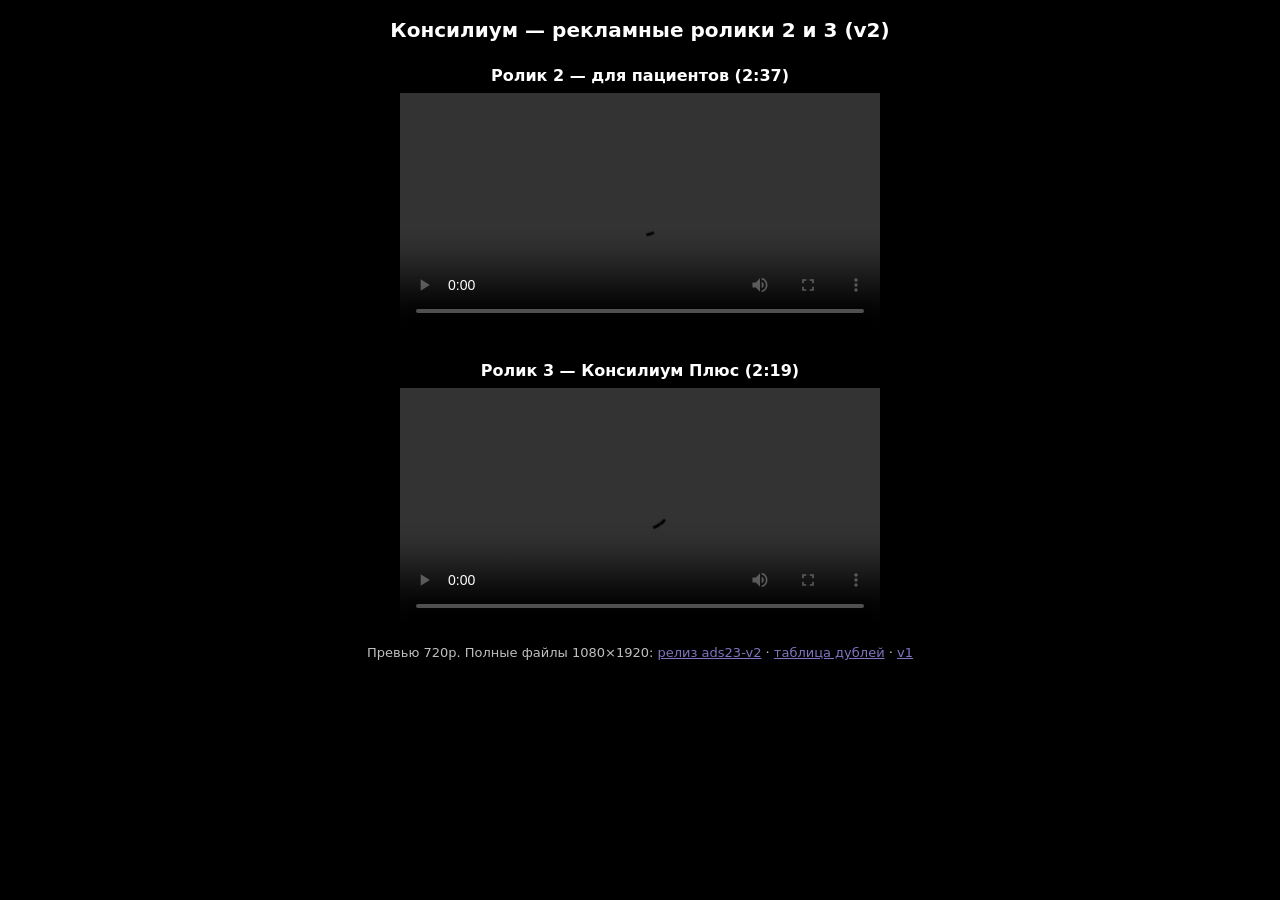
<file: ads/ad23/index.html>
<!doctype html><html lang="ru"><head><meta charset="utf-8"><meta name="viewport" content="width=device-width,initial-scale=1"><title>Консилиум — ролики 2 и 3</title>
<style>body{margin:0;background:#000;color:#fff;font-family:system-ui,sans-serif;text-align:center}h1{font-size:20px;margin:18px}h2{font-size:16px;margin:24px 0 8px;font-weight:600}video{width:100%;max-width:480px;background:#000}a{color:#a99bff}p{font-size:13px;opacity:.75}</style></head>
<body><h1>Консилиум — рекламные ролики 2 и 3 (v2)</h1>
<h2>Ролик 2 — для пациентов (2:37)</h2><video controls playsinline preload="metadata" src="ad2_v2.mp4"></video>
<h2>Ролик 3 — Консилиум Плюс (2:19)</h2><video controls playsinline preload="metadata" src="ad3_v2.mp4"></video>
<p>Превью 720p. Полные файлы 1080×1920: <a href="https://github.com/usupovsdadm-dotcom/konsilium-app/releases/tag/ads23-v2">релиз ads23-v2</a> · <a href="takes_v2.html">таблица дублей</a> · <a href="https://github.com/usupovsdadm-dotcom/konsilium-app/releases/tag/ads23-v1">v1</a></p></body></html>
</file>
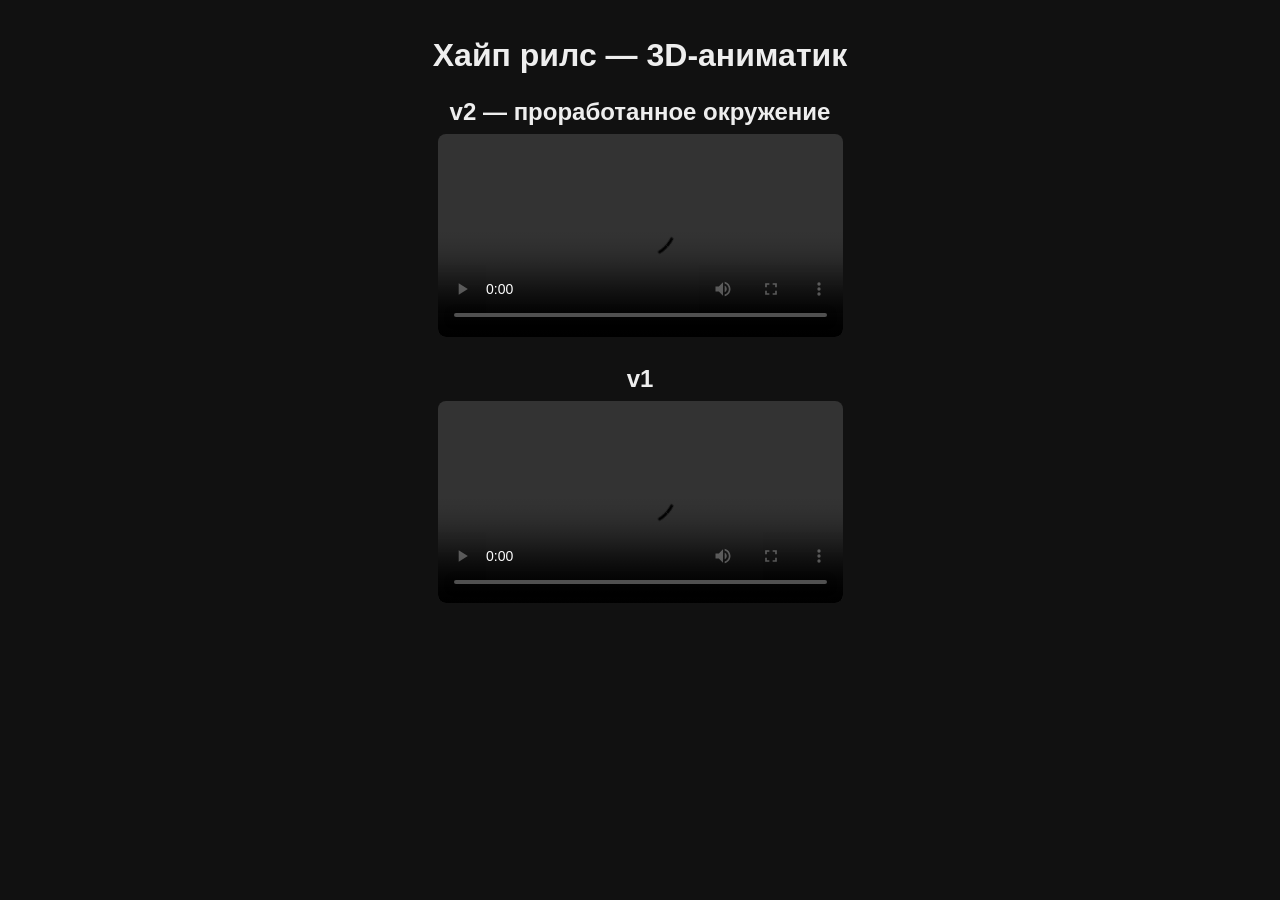
<file: hype/animatic/index.html>
<!doctype html><html lang="ru"><head><meta charset="utf-8"><meta name="viewport" content="width=device-width,initial-scale=1"><title>Хайп рилс — аниматик</title>
<style>body{font-family:sans-serif;background:#111;color:#eee;text-align:center;margin:0;padding:16px}video{width:100%;max-width:405px;border-radius:8px}h2{margin:24px 0 8px}</style></head><body>
<h1>Хайп рилс — 3D-аниматик</h1>
<h2>v2 — проработанное окружение</h2><video src="animatic_v2.mp4" controls playsinline preload="metadata"></video>
<h2>v1</h2><video src="animatic_v1.mp4" controls playsinline preload="metadata"></video>
</body></html>
</file>
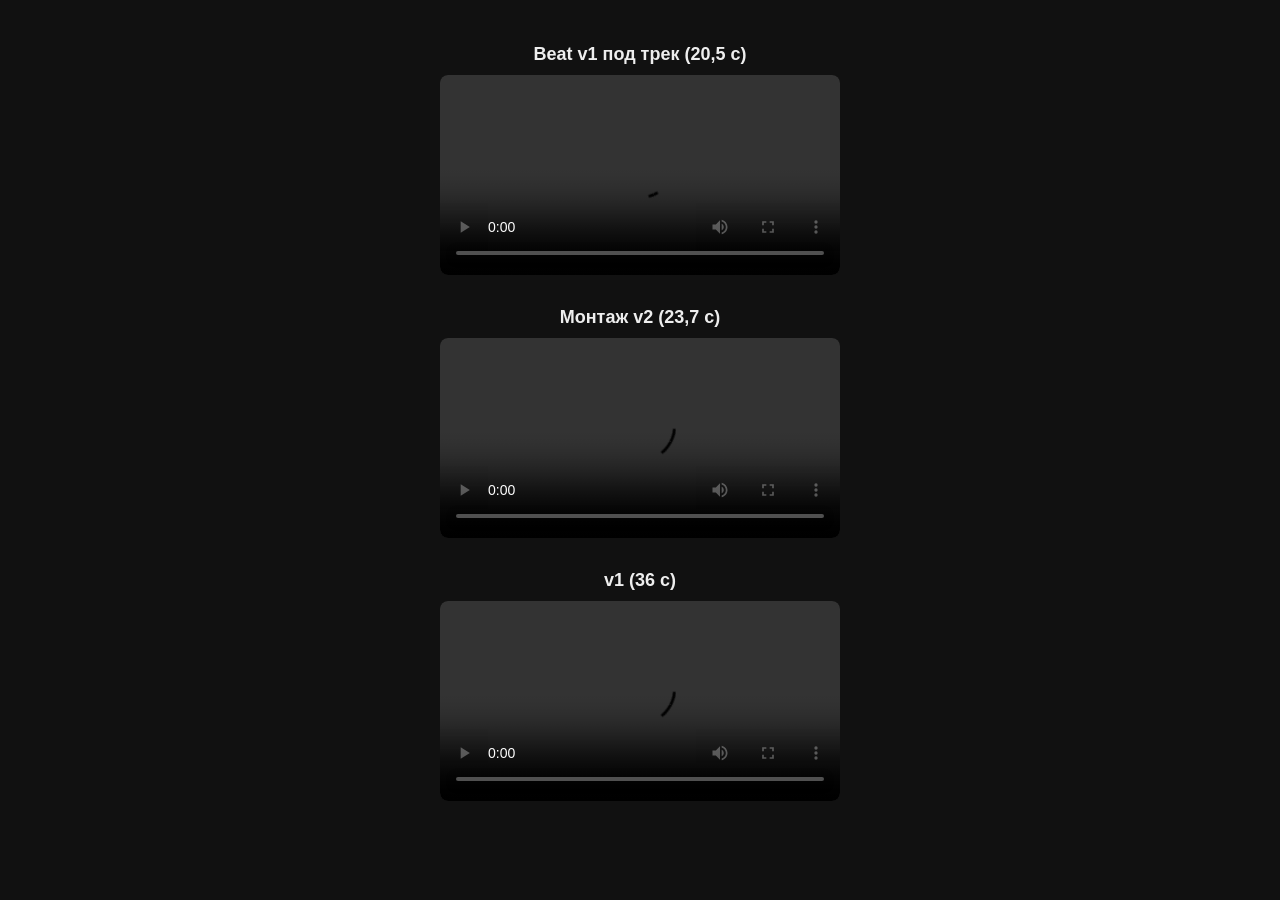
<file: hype/edit/index.html>
<!doctype html><html lang="ru"><head><meta charset="utf-8"><meta name="viewport" content="width=device-width,initial-scale=1"><title>Хайп рилс — монтаж</title>
<style>body{background:#111;color:#eee;font-family:sans-serif;text-align:center;margin:0;padding:16px}video{width:100%;max-width:400px;border-radius:8px;background:#000}h2{font-size:18px;margin:28px 0 10px}</style></head><body>
<h2>Beat v1 под трек (20,5 с)</h2>
<video src="hype_reel_beat_v1.mp4" playsinline controls preload="metadata"></video>
<h2>Монтаж v2 (23,7 с)</h2>
<video src="rough_cut_v2.mp4" playsinline controls preload="metadata"></video>
<h2>v1 (36 с)</h2>
<video src="rough_cut_v1.mp4" playsinline controls preload="metadata"></video>
</body></html>
</file>
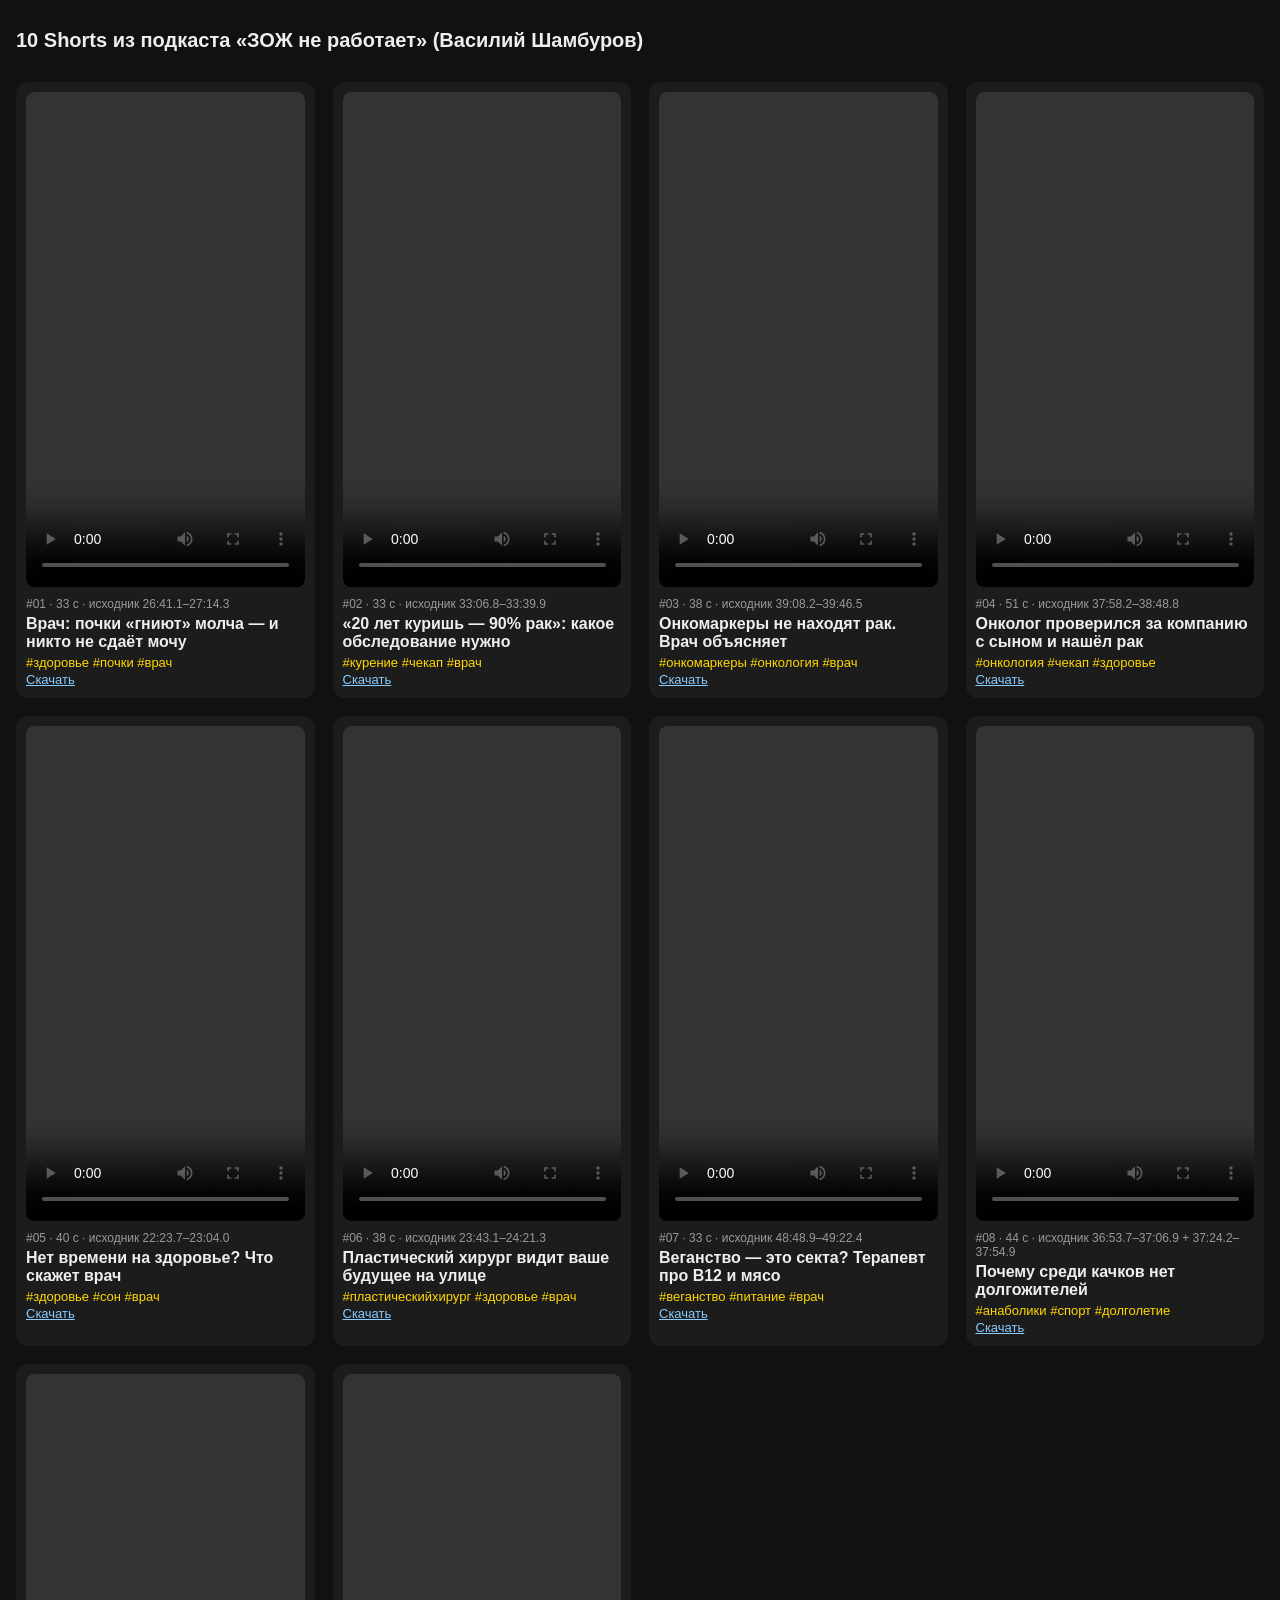
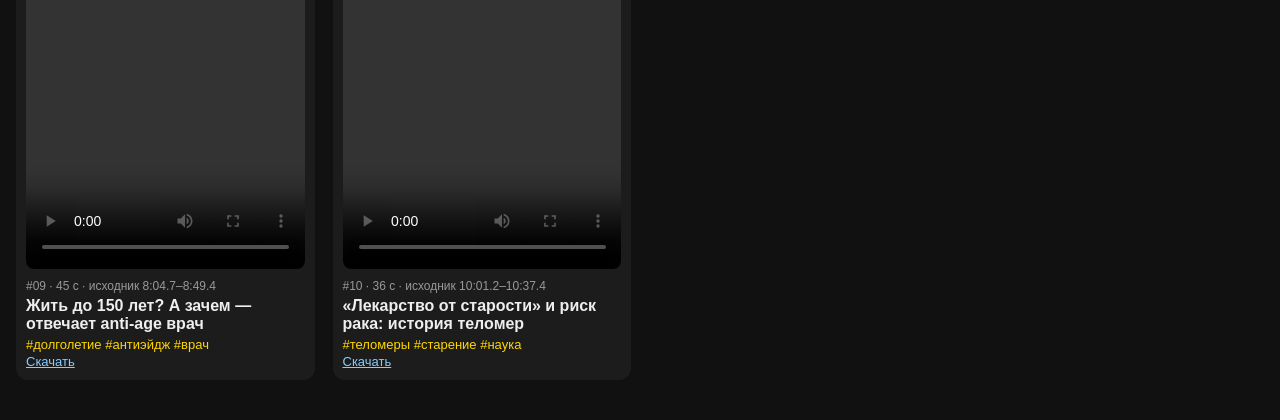
<file: shorts/zozh/index.html>
<!doctype html><html lang="ru"><head><meta charset="utf-8"><meta name="viewport" content="width=device-width,initial-scale=1"><meta name="robots" content="noindex">
<title>Shorts · ЗОЖ не работает</title><style>body{margin:0;background:#111;color:#eee;font-family:Montserrat,Arial,sans-serif}h1{font-size:20px;padding:16px}
.g{display:grid;grid-template-columns:repeat(auto-fill,minmax(260px,1fr));gap:18px;padding:0 16px 40px}.c{background:#1c1c1c;border-radius:12px;padding:10px}
video{width:100%;aspect-ratio:9/16;background:#000;border-radius:8px}.n{font-size:12px;color:#999;margin-top:6px}.t{font-weight:700;margin:4px 0}.h{color:#ffd700;font-size:13px}a{color:#8cf;font-size:13px}</style></head>
<body><h1>10 Shorts из подкаста «ЗОЖ не работает» (Василий Шамбуров)</h1><div class="g"><div class="c"><video src="zozh_short_01.mp4" controls playsinline preload="metadata"></video>
<div class="n">#01 · 33 с · исходник 26:41.1–27:14.3</div><div class="t">Врач: почки «гниют» молча — и никто не сдаёт мочу</div><div class="h">#здоровье #почки #врач</div>
<a href="https://github.com/usupovsdadm-dotcom/konsilium-app/releases/download/zozh-shorts-v1/zozh_short_01.mp4">Скачать</a></div>
<div class="c"><video src="zozh_short_02.mp4" controls playsinline preload="metadata"></video>
<div class="n">#02 · 33 с · исходник 33:06.8–33:39.9</div><div class="t">«20 лет куришь — 90% рак»: какое обследование нужно</div><div class="h">#курение #чекап #врач</div>
<a href="https://github.com/usupovsdadm-dotcom/konsilium-app/releases/download/zozh-shorts-v1/zozh_short_02.mp4">Скачать</a></div>
<div class="c"><video src="zozh_short_03.mp4" controls playsinline preload="metadata"></video>
<div class="n">#03 · 38 с · исходник 39:08.2–39:46.5</div><div class="t">Онкомаркеры не находят рак. Врач объясняет</div><div class="h">#онкомаркеры #онкология #врач</div>
<a href="https://github.com/usupovsdadm-dotcom/konsilium-app/releases/download/zozh-shorts-v1/zozh_short_03.mp4">Скачать</a></div>
<div class="c"><video src="zozh_short_04.mp4" controls playsinline preload="metadata"></video>
<div class="n">#04 · 51 с · исходник 37:58.2–38:48.8</div><div class="t">Онколог проверился за компанию с сыном и нашёл рак</div><div class="h">#онкология #чекап #здоровье</div>
<a href="https://github.com/usupovsdadm-dotcom/konsilium-app/releases/download/zozh-shorts-v1/zozh_short_04.mp4">Скачать</a></div>
<div class="c"><video src="zozh_short_05.mp4" controls playsinline preload="metadata"></video>
<div class="n">#05 · 40 с · исходник 22:23.7–23:04.0</div><div class="t">Нет времени на здоровье? Что скажет врач</div><div class="h">#здоровье #сон #врач</div>
<a href="https://github.com/usupovsdadm-dotcom/konsilium-app/releases/download/zozh-shorts-v1/zozh_short_05.mp4">Скачать</a></div>
<div class="c"><video src="zozh_short_06.mp4" controls playsinline preload="metadata"></video>
<div class="n">#06 · 38 с · исходник 23:43.1–24:21.3</div><div class="t">Пластический хирург видит ваше будущее на улице</div><div class="h">#пластическийхирург #здоровье #врач</div>
<a href="https://github.com/usupovsdadm-dotcom/konsilium-app/releases/download/zozh-shorts-v1/zozh_short_06.mp4">Скачать</a></div>
<div class="c"><video src="zozh_short_07.mp4" controls playsinline preload="metadata"></video>
<div class="n">#07 · 33 с · исходник 48:48.9–49:22.4</div><div class="t">Веганство — это секта? Терапевт про B12 и мясо</div><div class="h">#веганство #питание #врач</div>
<a href="https://github.com/usupovsdadm-dotcom/konsilium-app/releases/download/zozh-shorts-v1/zozh_short_07.mp4">Скачать</a></div>
<div class="c"><video src="zozh_short_08.mp4" controls playsinline preload="metadata"></video>
<div class="n">#08 · 44 с · исходник 36:53.7–37:06.9 + 37:24.2–37:54.9</div><div class="t">Почему среди качков нет долгожителей</div><div class="h">#анаболики #спорт #долголетие</div>
<a href="https://github.com/usupovsdadm-dotcom/konsilium-app/releases/download/zozh-shorts-v1/zozh_short_08.mp4">Скачать</a></div>
<div class="c"><video src="zozh_short_09.mp4" controls playsinline preload="metadata"></video>
<div class="n">#09 · 45 с · исходник 8:04.7–8:49.4</div><div class="t">Жить до 150 лет? А зачем — отвечает anti-age врач</div><div class="h">#долголетие #антиэйдж #врач</div>
<a href="https://github.com/usupovsdadm-dotcom/konsilium-app/releases/download/zozh-shorts-v1/zozh_short_09.mp4">Скачать</a></div>
<div class="c"><video src="zozh_short_10.mp4" controls playsinline preload="metadata"></video>
<div class="n">#10 · 36 с · исходник 10:01.2–10:37.4</div><div class="t">«Лекарство от старости» и риск рака: история теломер</div><div class="h">#теломеры #старение #наука</div>
<a href="https://github.com/usupovsdadm-dotcom/konsilium-app/releases/download/zozh-shorts-v1/zozh_short_10.mp4">Скачать</a></div>
</div></body></html>
</file>
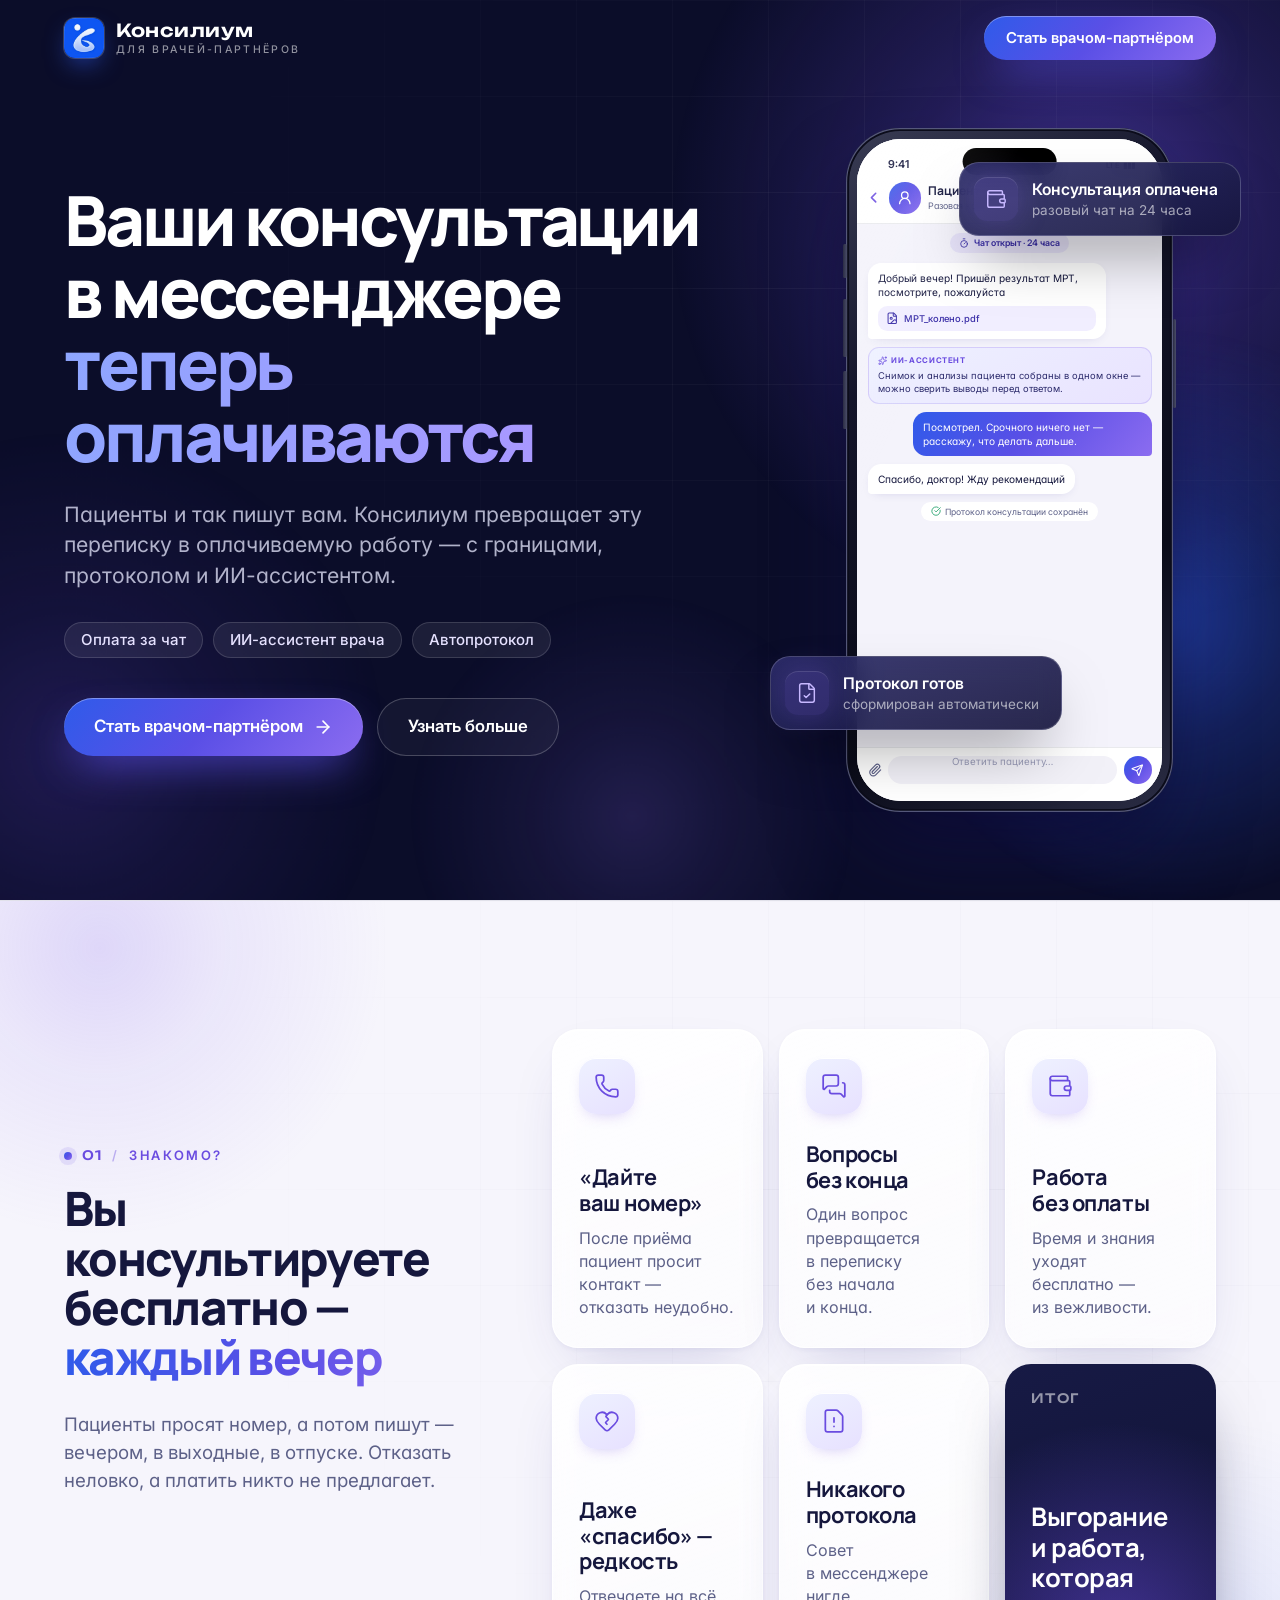
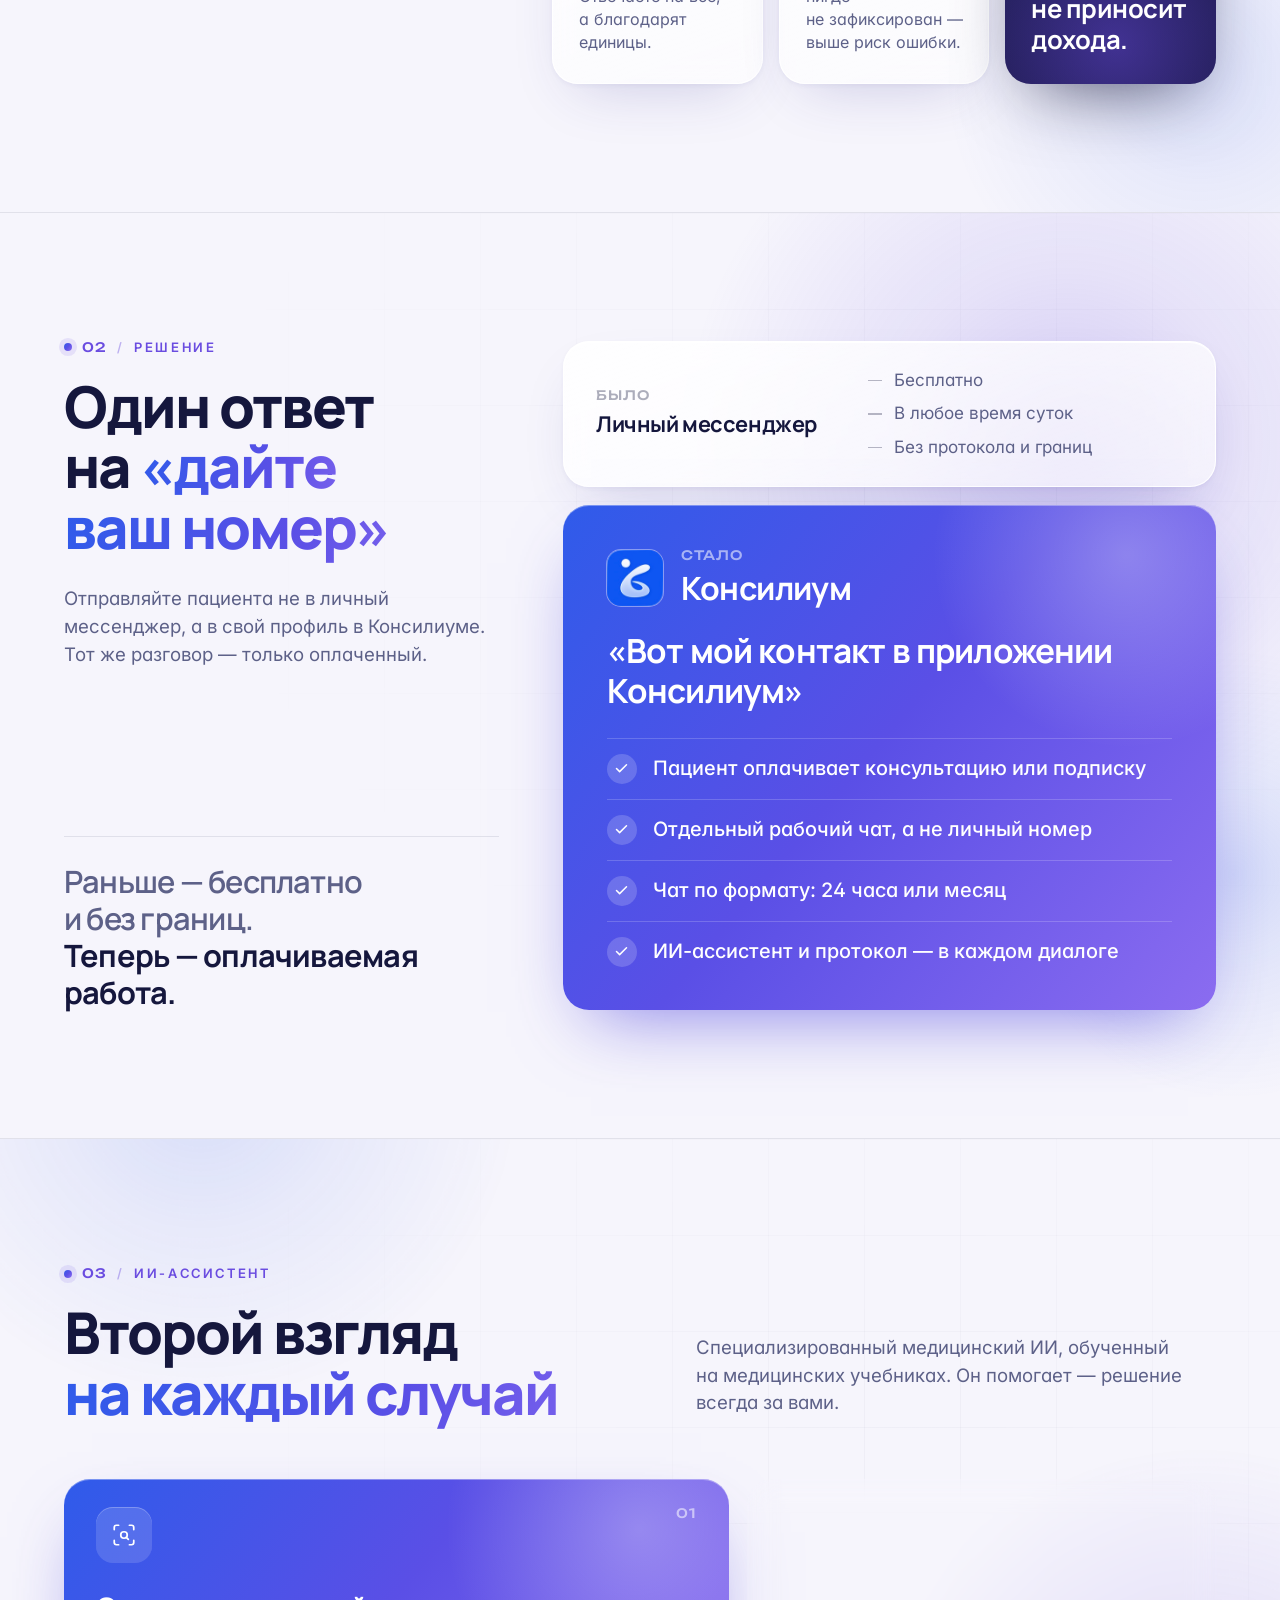
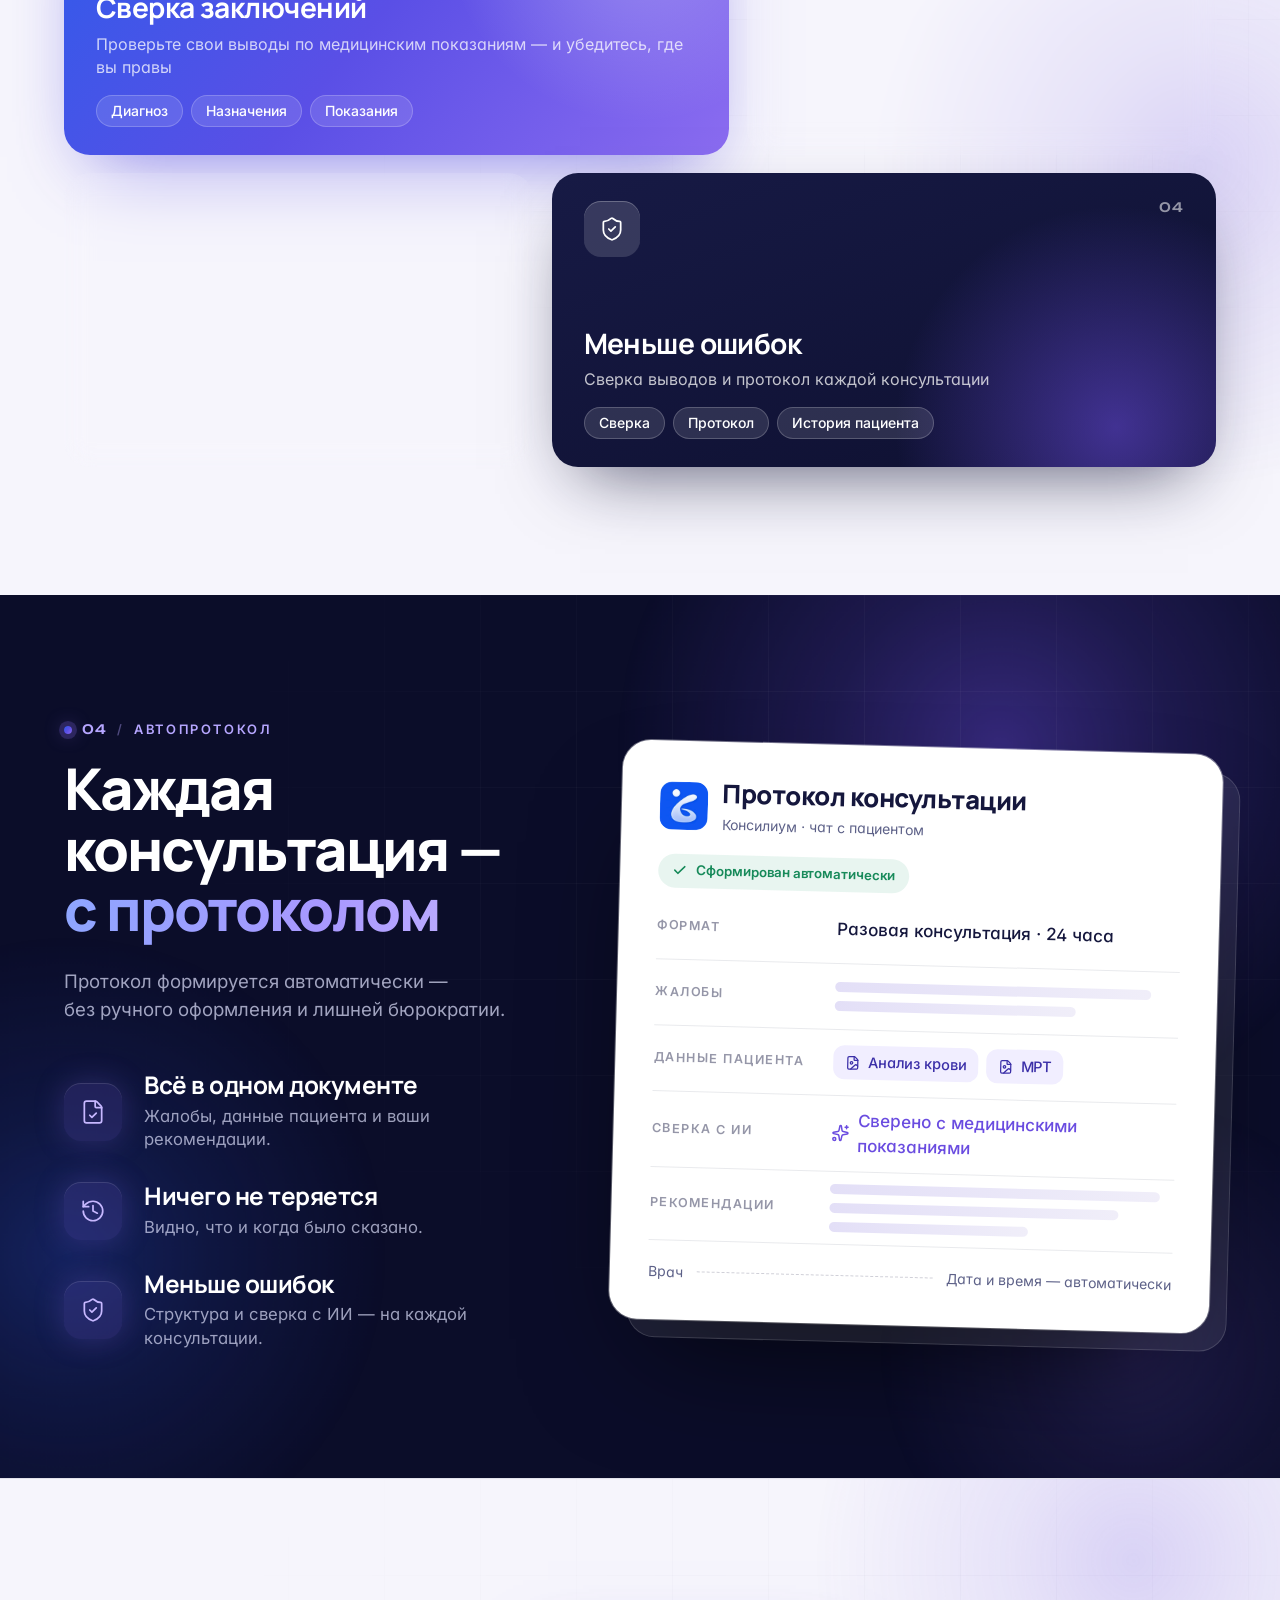
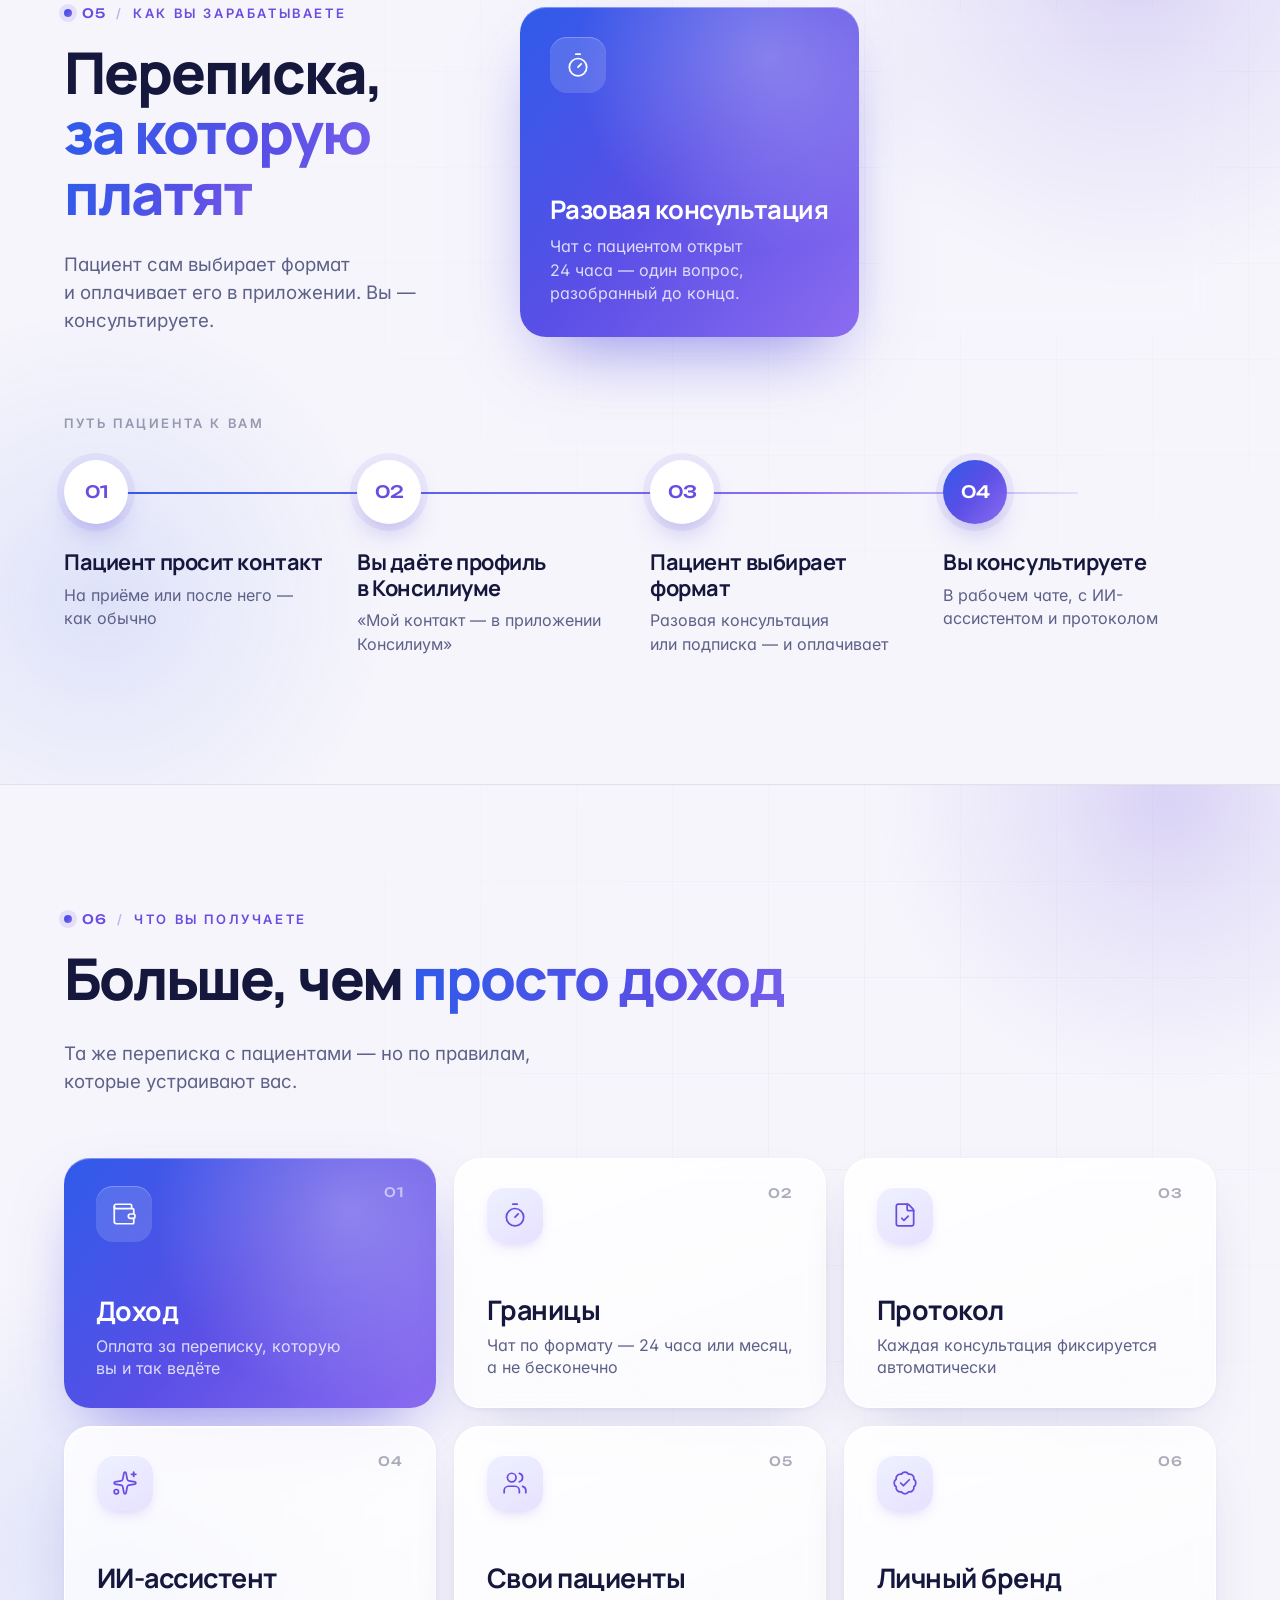
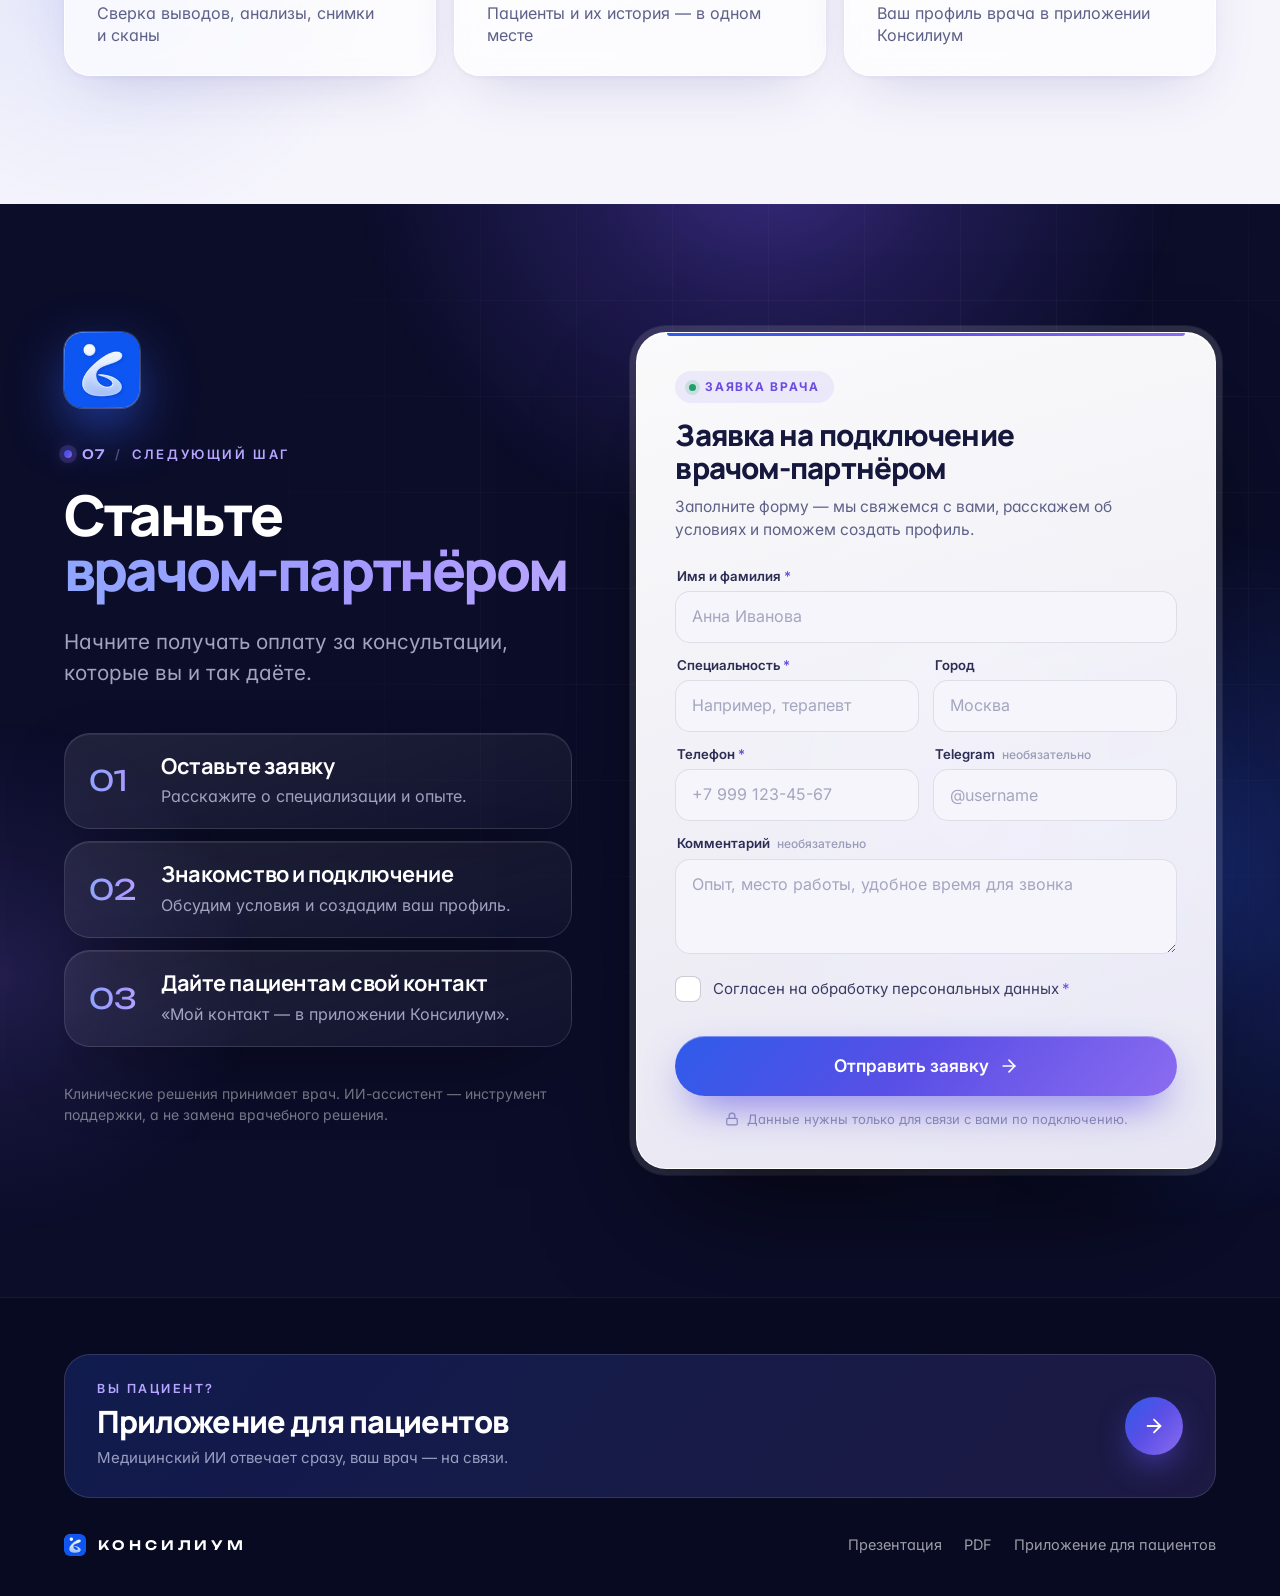
<file: site/doctors/index.html>
<!doctype html>
<html lang="ru">
<head>
<meta charset="utf-8">
<meta name="viewport" content="width=device-width,initial-scale=1,viewport-fit=cover">
<title>Консилиум — для врачей-партнёров</title>
<meta name="description" content="Консилиум для врачей: оплачиваемые консультации в чате, ИИ-ассистент и автоматический протокол каждой консультации.">
<meta name="theme-color" content="#0B0D29">
<link rel="canonical" href="https://usupovsdadm-dotcom.github.io/konsilium-app/site/doctors/">
<meta property="og:type" content="website"><meta property="og:locale" content="ru_RU"><meta property="og:site_name" content="Консилиум">
<meta property="og:title" content="Консилиум для врачей: ваши консультации в мессенджере теперь оплачиваются">
<meta property="og:description" content="Пациенты и так пишут вам. Консилиум превращает эту переписку в оплачиваемую работу — с границами, протоколом и ИИ-ассистентом.">
<meta property="og:url" content="https://usupovsdadm-dotcom.github.io/konsilium-app/site/doctors/">
<meta property="og:image" content="https://usupovsdadm-dotcom.github.io/konsilium-app/site/assets/img/og-doctors.jpg"><meta property="og:image:width" content="1200"><meta property="og:image:height" content="630">
<meta name="twitter:card" content="summary_large_image">
<link rel="icon" href="../assets/favicon.ico" sizes="any"><link rel="icon" type="image/png" sizes="32x32" href="../assets/favicon-32.png"><link rel="apple-touch-icon" href="../assets/img/apple-touch-icon.png">
<link rel="preload" href="../assets/fonts/Manrope-800.woff" as="font" type="font/woff" crossorigin><link rel="preload" href="../assets/fonts/Inter-400.woff" as="font" type="font/woff" crossorigin>
<link rel="stylesheet" href="../css/site.css?v=6">
<script>document.documentElement.classList.add('js')</script>
</head>
<body class="pg-doctors">
<a class="skip" href="#main">К содержанию</a>
<header class="hdr" id="hdr"><div class="wrap hdr-in"><a class="brand" href="#cover" aria-label="Консилиум — в начало"><img src="../assets/img/logo-128.png" width="40" height="40" alt=""><span class="t">Консилиум<small>Для врачей-партнёров</small></span></a>
<a class="pill p1 sm hdr-cta" href="#apply">Стать врачом-партнёром</a></div><div class="prog" aria-hidden="true"></div></header>
<main id="main">
<section aria-label="Обложка" class="sec dark s1" id="cover"><div aria-hidden="true" class="bgfx"><div class="orb" style="left:51.0%;top:-24.1%;width:67.7vw;height:67.7vw;background:radial-gradient(circle,rgba(106,76,224,0.55) 0%,rgba(106,76,224,0.248) 30%,rgba(106,76,224,0) 68%)"></div><div class="orb" style="left:67.7%;top:35.2%;width:46.9vw;height:46.9vw;background:radial-gradient(circle,rgba(47,91,234,0.55) 0%,rgba(47,91,234,0.248) 30%,rgba(47,91,234,0) 68%)"></div><div class="orb" style="left:-20.8%;top:46.3%;width:52.1vw;height:52.1vw;background:radial-gradient(circle,rgba(106,76,224,0.22) 0%,rgba(106,76,224,0.099) 30%,rgba(106,76,224,0) 68%)"></div><div class="orb" style="left:31.2%;top:64.8%;width:36.5vw;height:36.5vw;background:radial-gradient(circle,rgba(139,108,240,0.18) 0%,rgba(139,108,240,0.081) 30%,rgba(139,108,240,0) 68%)"></div><div class="grid-lines"></div></div>

<div class="wrap c hero-in"><div class="hero"><h1 class="rv">Ваши консультации в мессенджере <span class="gt">теперь оплачиваются</span></h1>
<p class="sub rv">Пациенты и так пишут вам. Консилиум превращает эту переписку в оплачиваемую работу — с границами, протоколом и ИИ-ассистентом.</p>
<div class="tags rv"><span class="chip">Оплата за чат</span><span class="chip">ИИ-ассистент врача</span><span class="chip">Автопротокол</span></div><div class="cta-row rv"><a class="pill p1" href="#apply">Стать врачом-партнёром <svg aria-hidden="true" class="ico" fill="none" stroke="currentColor" stroke-linecap="round" stroke-linejoin="round" stroke-width="2" viewbox="0 0 24 24"><path d="M5 12h14"></path><path d="m12 5 7 7-7 7"></path></svg></a><a class="pill ghost" href="#pain">Узнать больше</a></div></div><div class="vis" data-parallax=""><div class="ph rv rv-ph"><div class="phone"><div class="btn b1"></div><div class="btn b2"></div><div class="btn b3"></div><div class="btn b4"></div><div class="screen"><div class="chat"><div class="sb"><span>9:41</span><span class="sig">LTE ▮▮▮</span></div>
<div class="hd"><span class="bk"><svg aria-hidden="true" class="ico" fill="none" stroke="currentColor" stroke-linecap="round" stroke-linejoin="round" stroke-width="2.2" viewbox="0 0 24 24">
<path d="m15 18-6-6 6-6"></path>
</svg></span><div class="av"><svg aria-hidden="true" class="ico" fill="none" stroke="currentColor" stroke-linecap="round" stroke-linejoin="round" stroke-width="2" viewbox="0 0 24 24">
<circle cx="12" cy="8" r="5"></circle>
<path d="M20 21a8 8 0 0 0-16 0"></path>
</svg></div><div class="hn"><b>Пациент</b><small>Разовая консультация</small></div></div>
<div class="tm"><svg aria-hidden="true" class="ico" fill="none" stroke="currentColor" stroke-linecap="round" stroke-linejoin="round" stroke-width="2" viewbox="0 0 24 24">
<line x1="10" x2="14" y1="2" y2="2"></line>
<line x1="12" x2="15" y1="14" y2="11"></line>
<circle cx="12" cy="14" r="8"></circle>
</svg><span>Чат открыт · 24 часа</span></div>
<div class="bd"><div class="msg them">Добрый вечер! Пришёл результат МРТ, посмотрите, пожалуйста<div class="att"><svg aria-hidden="true" class="ico" fill="none" stroke="currentColor" stroke-linecap="round" stroke-linejoin="round" stroke-width="2" viewbox="0 0 24 24">
<path d="M6 22a2 2 0 0 1-2-2V4a2 2 0 0 1 2-2h8a2.4 2.4 0 0 1 1.704.706l3.588 3.588A2.4 2.4 0 0 1 20 8v12a2 2 0 0 1-2 2z"></path>
<path d="M14 2v5a1 1 0 0 0 1 1h5"></path>
<circle cx="10" cy="12" r="2"></circle>
<path d="m20 17-1.296-1.296a2.41 2.41 0 0 0-3.408 0L9 22"></path>
</svg>МРТ_колено.pdf</div></div>
<div class="hint"><div class="who"><svg aria-hidden="true" class="ico" fill="none" stroke="currentColor" stroke-linecap="round" stroke-linejoin="round" stroke-width="2" viewbox="0 0 24 24">
<path d="M11.017 2.814a1 1 0 0 1 1.966 0l1.051 5.558a2 2 0 0 0 1.594 1.594l5.558 1.051a1 1 0 0 1 0 1.966l-5.558 1.051a2 2 0 0 0-1.594 1.594l-1.051 5.558a1 1 0 0 1-1.966 0l-1.051-5.558a2 2 0 0 0-1.594-1.594l-5.558-1.051a1 1 0 0 1 0-1.966l5.558-1.051a2 2 0 0 0 1.594-1.594z"></path>
<path d="M20 2v4"></path>
<path d="M22 4h-4"></path>
<circle cx="4" cy="20" r="2"></circle>
</svg>ИИ-ассистент</div>Снимок и анализы пациента собраны в одном окне — можно сверить выводы перед ответом.</div>
<div class="msg me">Посмотрел. Срочного ничего нет — расскажу, что делать дальше.</div>
<div class="msg them">Спасибо, доктор! Жду рекомендаций</div>
<div class="sys"><svg aria-hidden="true" class="ico" fill="none" stroke="currentColor" stroke-linecap="round" stroke-linejoin="round" stroke-width="2" viewbox="0 0 24 24">
<path d="M21.801 10A10 10 0 1 1 17 3.335"></path>
<path d="m9 11 3 3L22 4"></path>
</svg>Протокол консультации сохранён</div></div>
<div class="in"><span class="clip"><svg aria-hidden="true" class="ico" fill="none" stroke="currentColor" stroke-linecap="round" stroke-linejoin="round" stroke-width="2" viewbox="0 0 24 24">
<path d="m16 6-8.414 8.586a2 2 0 0 0 2.829 2.829l8.414-8.586a4 4 0 1 0-5.657-5.657l-8.379 8.551a6 6 0 1 0 8.485 8.485l8.379-8.551"></path>
</svg></span><span class="fld">Ответить пациенту…</span><span class="snd"><svg aria-hidden="true" class="ico" fill="none" stroke="currentColor" stroke-linecap="round" stroke-linejoin="round" stroke-width="2" viewbox="0 0 24 24">
<path d="M14.536 21.686a.5.5 0 0 0 .937-.024l6.5-19a.496.496 0 0 0-.635-.635l-19 6.5a.5.5 0 0 0-.024.937l7.93 3.18a2 2 0 0 1 1.112 1.11z"></path>
<path d="m21.854 2.147-10.94 10.939"></path>
</svg></span></div></div><div class="island"></div><div class="glare"></div></div></div></div><div class="float f1 rv rv-pop"><div class="icobox"><svg aria-hidden="true" class="ico" fill="none" stroke="currentColor" stroke-linecap="round" stroke-linejoin="round" stroke-width="1.6" viewbox="0 0 24 24">
<path d="M19 7V4a1 1 0 0 0-1-1H5a2 2 0 0 0 0 4h15a1 1 0 0 1 1 1v4h-3a2 2 0 0 0 0 4h3a1 1 0 0 0 1-1v-2a1 1 0 0 0-1-1"></path>
<path d="M3 5v14a2 2 0 0 0 2 2h15a1 1 0 0 0 1-1v-4"></path>
</svg></div><div>Консультация оплачена<small>разовый чат на 24 часа</small></div></div><div class="float f2 rv rv-pop"><div class="icobox"><svg aria-hidden="true" class="ico" fill="none" stroke="currentColor" stroke-linecap="round" stroke-linejoin="round" stroke-width="1.6" viewbox="0 0 24 24">
<path d="M6 22a2 2 0 0 1-2-2V4a2 2 0 0 1 2-2h8a2.4 2.4 0 0 1 1.704.706l3.588 3.588A2.4 2.4 0 0 1 20 8v12a2 2 0 0 1-2 2z"></path>
<path d="M14 2v5a1 1 0 0 0 1 1h5"></path>
<path d="m9 15 2 2 4-4"></path>
</svg></div><div>Протокол готов<small>сформирован автоматически</small></div></div></div></div>



</section>

<section aria-label="Проблема" class="sec s2" id="pain"><div aria-hidden="true" class="bgfx"><div class="orb" style="left:-15.6%;top:-27.8%;width:46.9vw;height:46.9vw;background:radial-gradient(circle,rgba(139,108,240,0.22) 0%,rgba(139,108,240,0.099) 30%,rgba(139,108,240,0) 68%)"></div><div class="orb" style="left:72.9%;top:55.6%;width:41.7vw;height:41.7vw;background:radial-gradient(circle,rgba(47,91,234,0.14) 0%,rgba(47,91,234,0.063) 30%,rgba(47,91,234,0) 68%)"></div><div class="grid-lines"></div></div>
<div class="c wrap"><div class="l"><div class="eyebrow rv"><span class="dot"></span><span class="n">01</span><span class="sl">/</span><span>Знакомо?</span></div><h2 class="rv">Вы консультируете бесплатно — <span class="gt">каждый вечер</span></h2>
<p class="lead rv">Пациенты просят номер, а потом пишут — вечером, в выходные, в отпуске. Отказать неловко, а платить никто не предлагает.</p></div>
<div class="g stg">
<article class="glass pc"><div class="icobox"><svg aria-hidden="true" class="ico" fill="none" stroke="currentColor" stroke-linecap="round" stroke-linejoin="round" stroke-width="1.6" viewbox="0 0 24 24">
<path d="M13.832 16.568a1 1 0 0 0 1.213-.303l.355-.465A2 2 0 0 1 17 15h3a2 2 0 0 1 2 2v3a2 2 0 0 1-2 2A18 18 0 0 1 2 4a2 2 0 0 1 2-2h3a2 2 0 0 1 2 2v3a2 2 0 0 1-.8 1.6l-.468.351a1 1 0 0 0-.292 1.233 14 14 0 0 0 6.392 6.384"></path>
</svg></div><h3>«Дайте ваш номер»</h3><p>После приёма пациент просит контакт — отказать неудобно.</p></article>
<article class="glass pc"><div class="icobox"><svg aria-hidden="true" class="ico" fill="none" stroke="currentColor" stroke-linecap="round" stroke-linejoin="round" stroke-width="1.6" viewbox="0 0 24 24">
<path d="M16 10a2 2 0 0 1-2 2H6.828a2 2 0 0 0-1.414.586l-2.202 2.202A.71.71 0 0 1 2 14.286V4a2 2 0 0 1 2-2h10a2 2 0 0 1 2 2z"></path>
<path d="M20 9a2 2 0 0 1 2 2v10.286a.71.71 0 0 1-1.212.502l-2.202-2.202A2 2 0 0 0 17.172 19H10a2 2 0 0 1-2-2v-1"></path>
</svg></div><h3>Вопросы без конца</h3><p>Один вопрос превращается в переписку без начала и конца.</p></article>
<article class="glass pc"><div class="icobox"><svg aria-hidden="true" class="ico" fill="none" stroke="currentColor" stroke-linecap="round" stroke-linejoin="round" stroke-width="1.6" viewbox="0 0 24 24">
<path d="M19 7V4a1 1 0 0 0-1-1H5a2 2 0 0 0 0 4h15a1 1 0 0 1 1 1v4h-3a2 2 0 0 0 0 4h3a1 1 0 0 0 1-1v-2a1 1 0 0 0-1-1"></path>
<path d="M3 5v14a2 2 0 0 0 2 2h15a1 1 0 0 0 1-1v-4"></path>
</svg></div><h3>Работа без оплаты</h3><p>Время и знания уходят бесплатно — из вежливости.</p></article>
<article class="glass pc"><div class="icobox"><svg aria-hidden="true" class="ico" fill="none" stroke="currentColor" stroke-linecap="round" stroke-linejoin="round" stroke-width="1.6" viewbox="0 0 24 24">
<path d="M12.409 5.824c-.702.792-1.15 1.496-1.415 2.166l2.153 2.156a.5.5 0 0 1 0 .707l-2.293 2.293a.5.5 0 0 0 0 .707L12 15"></path>
<path d="M13.508 20.313a2 2 0 0 1-3 .019L5 15c-1.5-1.5-3-3.2-3-5.5a5.5 5.5 0 0 1 9.591-3.677.6.6 0 0 0 .818.001A5.5 5.5 0 0 1 22 9.5c0 2.29-1.5 4-3 5.5z"></path>
</svg></div><h3>Даже «спасибо» — редкость</h3><p>Отвечаете на всё, а благодарят единицы.</p></article>
<article class="glass pc"><div class="icobox"><svg aria-hidden="true" class="ico" fill="none" stroke="currentColor" stroke-linecap="round" stroke-linejoin="round" stroke-width="1.6" viewbox="0 0 24 24">
<path d="M6 22a2 2 0 0 1-2-2V4a2 2 0 0 1 2-2h8a2.4 2.4 0 0 1 1.704.706l3.588 3.588A2.4 2.4 0 0 1 20 8v12a2 2 0 0 1-2 2z"></path>
<path d="M12 9v4"></path>
<path d="M12 17h.01"></path>
</svg></div><h3>Никакого протокола</h3><p>Совет в мессенджере нигде не зафиксирован — выше риск ошибки.</p></article>
<div class="ncard fin"><span class="idx">ИТОГ</span><p>Выгорание и работа, которая не приносит дохода.</p></div>
</div></div></section>

<section aria-label="Решение" class="sec s3" id="solution"><div aria-hidden="true" class="bgfx"><div class="orb" style="left:52.1%;top:-18.5%;width:62.5vw;height:62.5vw;background:radial-gradient(circle,rgba(106,76,224,0.25) 0%,rgba(106,76,224,0.113) 30%,rgba(106,76,224,0) 68%)"></div><div class="orb" style="left:78.1%;top:46.3%;width:36.5vw;height:36.5vw;background:radial-gradient(circle,rgba(47,91,234,0.18) 0%,rgba(47,91,234,0.081) 30%,rgba(47,91,234,0) 68%)"></div><div class="grid-lines"></div></div>
<div class="c wrap"><div class="l"><div class="eyebrow rv"><span class="dot"></span><span class="n">02</span><span class="sl">/</span><span>Решение</span></div><h2 class="rv">Один ответ на <span class="gt">«дайте ваш номер»</span></h2>
<p class="lead rv">Отправляйте пациента не в личный мессенджер, а в свой профиль в Консилиуме. Тот же разговор — только оплаченный.</p>
<div class="quote rv"><span>Раньше — бесплатно и без границ.</span><br/>Теперь — оплачиваемая работа.</div></div>
<div class="r"><div class="glass fam rv"><div class="h"><span class="idx">БЫЛО</span><h3>Личный мессенджер</h3></div><ul><li>Бесплатно</li><li>В любое время суток</li><li>Без протокола и границ</li></ul></div>
<div class="gcard kon rv"><div class="hd"><img alt="" decoding="async" height="128" loading="lazy" src="../assets/img/logo-128.png" width="128"/><div><span class="idx">СТАЛО</span><h3>Консилиум</h3></div></div>
<p class="say">«Вот мой контакт в приложении Консилиум»</p>
<ul><li><span class="check"><svg aria-hidden="true" class="ico" fill="none" stroke="currentColor" stroke-linecap="round" stroke-linejoin="round" stroke-width="2.4" viewbox="0 0 24 24">
<path d="M20 6 9 17l-5-5"></path>
</svg></span><span>Пациент оплачивает консультацию или подписку</span></li><li><span class="check"><svg aria-hidden="true" class="ico" fill="none" stroke="currentColor" stroke-linecap="round" stroke-linejoin="round" stroke-width="2.4" viewbox="0 0 24 24">
<path d="M20 6 9 17l-5-5"></path>
</svg></span><span>Отдельный рабочий чат, а не личный номер</span></li><li><span class="check"><svg aria-hidden="true" class="ico" fill="none" stroke="currentColor" stroke-linecap="round" stroke-linejoin="round" stroke-width="2.4" viewbox="0 0 24 24">
<path d="M20 6 9 17l-5-5"></path>
</svg></span><span>Чат по формату: 24 часа или месяц</span></li><li><span class="check"><svg aria-hidden="true" class="ico" fill="none" stroke="currentColor" stroke-linecap="round" stroke-linejoin="round" stroke-width="2.4" viewbox="0 0 24 24">
<path d="M20 6 9 17l-5-5"></path>
</svg></span><span>ИИ-ассистент и протокол — в каждом диалоге</span></li></ul></div></div></div></section>

<section aria-label="ИИ-ассистент" class="sec s4" id="ai"><div aria-hidden="true" class="bgfx"><div class="orb" style="left:-10.4%;top:-37.0%;width:52.1vw;height:52.1vw;background:radial-gradient(circle,rgba(47,91,234,0.16) 0%,rgba(47,91,234,0.072) 30%,rgba(47,91,234,0) 68%)"></div><div class="orb" style="left:67.7%;top:27.8%;width:52.1vw;height:52.1vw;background:radial-gradient(circle,rgba(106,76,224,0.2) 0%,rgba(106,76,224,0.090) 30%,rgba(106,76,224,0) 68%)"></div><div class="grid-lines"></div></div>
<div class="c wrap"><div class="top"><div><div class="eyebrow rv"><span class="dot"></span><span class="n">03</span><span class="sl">/</span><span>ИИ-ассистент</span></div><h2 class="rv">Второй взгляд<br/><span class="gt">на каждый случай</span></h2></div>
<p class="lead rv">Специализированный медицинский ИИ, обученный на медицинских учебниках. Он помогает — решение всегда за вами.</p></div>
<div class="g stg">
<article class="gcard v sp7"><div class="vt"><div class="icobox"><svg aria-hidden="true" class="ico" fill="none" stroke="currentColor" stroke-linecap="round" stroke-linejoin="round" stroke-width="1.6" viewbox="0 0 24 24">
<path d="M3 7V5a2 2 0 0 1 2-2h2"></path>
<path d="M17 3h2a2 2 0 0 1 2 2v2"></path>
<path d="M21 17v2a2 2 0 0 1-2 2h-2"></path>
<path d="M7 21H5a2 2 0 0 1-2-2v-2"></path>
<circle cx="12" cy="12" r="3"></circle>
<path d="m16 16-1.9-1.9"></path>
</svg></div><span class="idx">01</span></div><div class="vb"><h3>Сверка заключений</h3><p>Проверьте свои выводы по медицинским показаниям — и убедитесь, где вы правы</p><div class="chips"><span class="chip">Диагноз</span><span class="chip">Назначения</span><span class="chip">Показания</span></div></div></article>
<article class="glass v sp5"><div class="vt"><div class="icobox"><svg aria-hidden="true" class="ico" fill="none" stroke="currentColor" stroke-linecap="round" stroke-linejoin="round" stroke-width="1.6" viewbox="0 0 24 24">
<path d="m22 11-1.296-1.296a2.4 2.4 0 0 0-3.408 0L11 16"></path>
<path d="M4 8a2 2 0 0 0-2 2v10a2 2 0 0 0 2 2h10a2 2 0 0 0 2-2"></path>
<circle cx="13" cy="7" fill="currentColor" r="1"></circle>
<rect height="14" rx="2" width="14" x="8" y="2"></rect>
</svg></div><span class="idx">02</span></div><div class="vb"><h3>Фото и снимки</h3><p>Анализы, снимки и сканы документов — в работе</p><div class="chips"><span class="chip">Бланки анализов</span><span class="chip">Снимки</span><span class="chip">Сканы</span></div></div></article>
<article class="glass v sp5"><div class="vt"><div class="icobox"><svg aria-hidden="true" class="ico" fill="none" stroke="currentColor" stroke-linecap="round" stroke-linejoin="round" stroke-width="1.6" viewbox="0 0 24 24">
<path d="M6 18h8"></path>
<path d="M3 22h18"></path>
<path d="M14 22a7 7 0 1 0 0-14h-1"></path>
<path d="M9 14h2"></path>
<path d="M9 12a2 2 0 0 1-2-2V6h6v4a2 2 0 0 1-2 2Z"></path>
<path d="M12 6V3a1 1 0 0 0-1-1H9a1 1 0 0 0-1 1v3"></path>
</svg></div><span class="idx">03</span></div><div class="vb"><h3>Любая специальность</h3><p>Работает во всех областях медицины</p><div class="chips"><span class="chip">Терапия</span><span class="chip">Педиатрия</span><span class="chip">Кардиология</span><span class="chip">и другие</span></div></div></article>
<article class="ncard v sp7"><div class="vt"><div class="icobox"><svg aria-hidden="true" class="ico" fill="none" stroke="currentColor" stroke-linecap="round" stroke-linejoin="round" stroke-width="1.6" viewbox="0 0 24 24">
<path d="M20 13c0 5-3.5 7.5-7.66 8.95a1 1 0 0 1-.67-.01C7.5 20.5 4 18 4 13V6a1 1 0 0 1 1-1c2 0 4.5-1.2 6.24-2.72a1.17 1.17 0 0 1 1.52 0C14.51 3.81 17 5 19 5a1 1 0 0 1 1 1z"></path>
<path d="m9 12 2 2 4-4"></path>
</svg></div><span class="idx">04</span></div><div class="vb"><h3>Меньше ошибок</h3><p>Сверка выводов и протокол каждой консультации</p><div class="chips"><span class="chip">Сверка</span><span class="chip">Протокол</span><span class="chip">История пациента</span></div></div></article>
</div></div></section>

<section aria-label="Автопротокол" class="sec dark s5" id="protocol"><div aria-hidden="true" class="bgfx"><div class="orb" style="left:46.9%;top:-27.8%;width:62.5vw;height:62.5vw;background:radial-gradient(circle,rgba(106,76,224,0.45) 0%,rgba(106,76,224,0.203) 30%,rgba(106,76,224,0) 68%)"></div><div class="orb" style="left:-20.8%;top:37.0%;width:52.1vw;height:52.1vw;background:radial-gradient(circle,rgba(47,91,234,0.28) 0%,rgba(47,91,234,0.126) 30%,rgba(47,91,234,0) 68%)"></div><div class="orb" style="left:67.7%;top:55.6%;width:41.7vw;height:41.7vw;background:radial-gradient(circle,rgba(139,108,240,0.18) 0%,rgba(139,108,240,0.081) 30%,rgba(139,108,240,0) 68%)"></div><div class="grid-lines"></div></div>
<div class="c wrap"><div class="l"><div class="eyebrow rv"><span class="dot"></span><span class="n">04</span><span class="sl">/</span><span>Автопротокол</span></div><h2 class="rv">Каждая консультация — <span class="gt">с протоколом</span></h2>
<p class="lead rv">Протокол формируется автоматически — без ручного оформления и лишней бюрократии.</p>
<ul class="pl stg">
<li><div class="icobox"><svg aria-hidden="true" class="ico" fill="none" stroke="currentColor" stroke-linecap="round" stroke-linejoin="round" stroke-width="1.6" viewbox="0 0 24 24">
<path d="M6 22a2 2 0 0 1-2-2V4a2 2 0 0 1 2-2h8a2.4 2.4 0 0 1 1.704.706l3.588 3.588A2.4 2.4 0 0 1 20 8v12a2 2 0 0 1-2 2z"></path>
<path d="M14 2v5a1 1 0 0 0 1 1h5"></path>
<path d="m9 15 2 2 4-4"></path>
</svg></div><div><h3>Всё в одном документе</h3><p>Жалобы, данные пациента и ваши рекомендации.</p></div></li>
<li><div class="icobox"><svg aria-hidden="true" class="ico" fill="none" stroke="currentColor" stroke-linecap="round" stroke-linejoin="round" stroke-width="1.6" viewbox="0 0 24 24">
<path d="M3 12a9 9 0 1 0 9-9 9.75 9.75 0 0 0-6.74 2.74L3 8"></path>
<path d="M3 3v5h5"></path>
<path d="M12 7v5l4 2"></path>
</svg></div><div><h3>Ничего не теряется</h3><p>Видно, что и когда было сказано.</p></div></li>
<li><div class="icobox"><svg aria-hidden="true" class="ico" fill="none" stroke="currentColor" stroke-linecap="round" stroke-linejoin="round" stroke-width="1.6" viewbox="0 0 24 24">
<path d="M20 13c0 5-3.5 7.5-7.66 8.95a1 1 0 0 1-.67-.01C7.5 20.5 4 18 4 13V6a1 1 0 0 1 1-1c2 0 4.5-1.2 6.24-2.72a1.17 1.17 0 0 1 1.52 0C14.51 3.81 17 5 19 5a1 1 0 0 1 1 1z"></path>
<path d="m9 12 2 2 4-4"></path>
</svg></div><div><h3>Меньше ошибок</h3><p>Структура и сверка с ИИ — на каждой консультации.</p></div></li>
</ul></div>
<div aria-label="Пример протокола консультации" class="doc rv" role="img">
<div class="dh"><img alt="" decoding="async" height="128" loading="lazy" src="../assets/img/logo-128.png" width="128"/><div><b>Протокол консультации</b><small>Консилиум · чат с пациентом</small></div></div><span class="ok"><svg aria-hidden="true" class="ico" fill="none" stroke="currentColor" stroke-linecap="round" stroke-linejoin="round" stroke-width="2.4" viewbox="0 0 24 24">
<path d="M20 6 9 17l-5-5"></path>
</svg>Сформирован автоматически</span>
<div class="row"><span class="k">Формат</span><span class="v">Разовая консультация · 24 часа</span></div>
<div class="row"><span class="k">Жалобы</span><span class="bars"><i style="width:92%"></i><i style="width:70%"></i></span></div>
<div class="row"><span class="k">Данные пациента</span><span class="v"><span class="fchip"><svg aria-hidden="true" class="ico" fill="none" stroke="currentColor" stroke-linecap="round" stroke-linejoin="round" stroke-width="2" viewbox="0 0 24 24">
<path d="M6 22a2 2 0 0 1-2-2V4a2 2 0 0 1 2-2h8a2.4 2.4 0 0 1 1.704.706l3.588 3.588A2.4 2.4 0 0 1 20 8v12a2 2 0 0 1-2 2z"></path>
<path d="M14 2v5a1 1 0 0 0 1 1h5"></path>
<circle cx="10" cy="12" r="2"></circle>
<path d="m20 17-1.296-1.296a2.41 2.41 0 0 0-3.408 0L9 22"></path>
</svg>Анализ крови</span><span class="fchip"><svg aria-hidden="true" class="ico" fill="none" stroke="currentColor" stroke-linecap="round" stroke-linejoin="round" stroke-width="2" viewbox="0 0 24 24">
<path d="M6 22a2 2 0 0 1-2-2V4a2 2 0 0 1 2-2h8a2.4 2.4 0 0 1 1.704.706l3.588 3.588A2.4 2.4 0 0 1 20 8v12a2 2 0 0 1-2 2z"></path>
<path d="M14 2v5a1 1 0 0 0 1 1h5"></path>
<circle cx="10" cy="12" r="2"></circle>
<path d="m20 17-1.296-1.296a2.41 2.41 0 0 0-3.408 0L9 22"></path>
</svg>МРТ</span></span></div>
<div class="row"><span class="k">Сверка с ИИ</span><span class="v ai"><svg aria-hidden="true" class="ico" fill="none" stroke="currentColor" stroke-linecap="round" stroke-linejoin="round" stroke-width="2" viewbox="0 0 24 24">
<path d="M11.017 2.814a1 1 0 0 1 1.966 0l1.051 5.558a2 2 0 0 0 1.594 1.594l5.558 1.051a1 1 0 0 1 0 1.966l-5.558 1.051a2 2 0 0 0-1.594 1.594l-1.051 5.558a1 1 0 0 1-1.966 0l-1.051-5.558a2 2 0 0 0-1.594-1.594l-5.558-1.051a1 1 0 0 1 0-1.966l5.558-1.051a2 2 0 0 0 1.594-1.594z"></path>
<path d="M20 2v4"></path>
<path d="M22 4h-4"></path>
<circle cx="4" cy="20" r="2"></circle>
</svg><span>Сверено с медицинскими показаниями</span></span></div>
<div class="row"><span class="k">Рекомендации</span><span class="bars"><i style="width:96%"></i><i style="width:84%"></i><i style="width:58%"></i></span></div>
<div class="df"><span>Врач</span><i></i><span>Дата и время — автоматически</span></div>
</div>
</div></section>

<section aria-label="Как вы зарабатываете" class="sec s6" id="earn"><div aria-hidden="true" class="bgfx"><div class="orb" style="left:62.5%;top:-27.8%;width:52.1vw;height:52.1vw;background:radial-gradient(circle,rgba(106,76,224,0.2) 0%,rgba(106,76,224,0.090) 30%,rgba(106,76,224,0) 68%)"></div><div class="orb" style="left:-15.6%;top:46.3%;width:46.9vw;height:46.9vw;background:radial-gradient(circle,rgba(47,91,234,0.12) 0%,rgba(47,91,234,0.054) 30%,rgba(47,91,234,0) 68%)"></div><div class="grid-lines"></div></div>
<div class="c wrap"><div class="l"><div class="eyebrow rv"><span class="dot"></span><span class="n">05</span><span class="sl">/</span><span>Как вы зарабатываете</span></div><h2 class="rv">Переписка, <span class="gt">за которую платят</span></h2>
<p class="lead rv">Пациент сам выбирает формат и оплачивает его в приложении. Вы — консультируете.</p></div>
<div class="fc stg"><article class="gcard f"><div class="icobox"><svg aria-hidden="true" class="ico" fill="none" stroke="currentColor" stroke-linecap="round" stroke-linejoin="round" stroke-width="1.6" viewbox="0 0 24 24">
<line x1="10" x2="14" y1="2" y2="2"></line>
<line x1="12" x2="15" y1="14" y2="11"></line>
<circle cx="12" cy="14" r="8"></circle>
</svg></div><h3>Разовая консультация</h3><p>Чат с пациентом открыт 24 часа — один вопрос, разобранный до конца.</p></article>
<article class="glass f"><div class="icobox"><svg aria-hidden="true" class="ico" fill="none" stroke="currentColor" stroke-linecap="round" stroke-linejoin="round" stroke-width="1.6" viewbox="0 0 24 24">
<path d="M8 2v3"></path>
<path d="M16 2v3"></path>
<rect height="18" rx="2" width="18" x="3" y="3"></rect>
<path d="M3 9h18"></path>
<path d="m9 15 2 2 4-4"></path>
</svg></div><h3>Подписка на месяц</h3><p>Месяц переписки с пациентом — постоянная связь и регулярный доход.</p></article></div>
<div class="tlh rv">Путь пациента к вам</div>
<ol class="tl stg"><li class="st"><div class="nd"><span>01</span></div><h3>Пациент просит контакт</h3><p>На приёме или после него — как обычно</p></li><li class="st"><div class="nd"><span>02</span></div><h3>Вы даёте профиль в Консилиуме</h3><p>«Мой контакт — в приложении Консилиум»</p></li><li class="st"><div class="nd"><span>03</span></div><h3>Пациент выбирает формат</h3><p>Разовая консультация или подписка — и оплачивает</p></li><li class="st"><div class="nd"><span>04</span></div><h3>Вы консультируете</h3><p>В рабочем чате, с ИИ-ассистентом и протоколом</p></li></ol></div></section>

<section aria-label="Что получает врач" class="sec s7" id="benefits"><div aria-hidden="true" class="bgfx"><div class="orb" style="left:67.7%;top:-27.8%;width:46.9vw;height:46.9vw;background:radial-gradient(circle,rgba(106,76,224,0.2) 0%,rgba(106,76,224,0.090) 30%,rgba(106,76,224,0) 68%)"></div><div class="orb" style="left:-15.6%;top:46.3%;width:46.9vw;height:46.9vw;background:radial-gradient(circle,rgba(47,91,234,0.12) 0%,rgba(47,91,234,0.054) 30%,rgba(47,91,234,0) 68%)"></div><div class="grid-lines"></div></div>
<div class="c wrap"><div class="top"><div><div class="eyebrow rv"><span class="dot"></span><span class="n">06</span><span class="sl">/</span><span>Что вы получаете</span></div><h2 class="rv">Больше, чем <span class="gt">просто доход</span></h2></div>
<p class="lead rv">Та же переписка с пациентами — но по правилам, которые устраивают вас.</p></div>
<div class="g stg"><article class="gcard b"><div class="bt"><div class="icobox"><svg aria-hidden="true" class="ico" fill="none" stroke="currentColor" stroke-linecap="round" stroke-linejoin="round" stroke-width="1.6" viewbox="0 0 24 24">
<path d="M19 7V4a1 1 0 0 0-1-1H5a2 2 0 0 0 0 4h15a1 1 0 0 1 1 1v4h-3a2 2 0 0 0 0 4h3a1 1 0 0 0 1-1v-2a1 1 0 0 0-1-1"></path>
<path d="M3 5v14a2 2 0 0 0 2 2h15a1 1 0 0 0 1-1v-4"></path>
</svg></div><span class="idx">01</span></div><h3>Доход</h3><p>Оплата за переписку, которую вы и так ведёте</p></article><article class="glass b"><div class="bt"><div class="icobox"><svg aria-hidden="true" class="ico" fill="none" stroke="currentColor" stroke-linecap="round" stroke-linejoin="round" stroke-width="1.6" viewbox="0 0 24 24">
<line x1="10" x2="14" y1="2" y2="2"></line>
<line x1="12" x2="15" y1="14" y2="11"></line>
<circle cx="12" cy="14" r="8"></circle>
</svg></div><span class="idx">02</span></div><h3>Границы</h3><p>Чат по формату — 24 часа или месяц, а не бесконечно</p></article><article class="glass b"><div class="bt"><div class="icobox"><svg aria-hidden="true" class="ico" fill="none" stroke="currentColor" stroke-linecap="round" stroke-linejoin="round" stroke-width="1.6" viewbox="0 0 24 24">
<path d="M6 22a2 2 0 0 1-2-2V4a2 2 0 0 1 2-2h8a2.4 2.4 0 0 1 1.704.706l3.588 3.588A2.4 2.4 0 0 1 20 8v12a2 2 0 0 1-2 2z"></path>
<path d="M14 2v5a1 1 0 0 0 1 1h5"></path>
<path d="m9 15 2 2 4-4"></path>
</svg></div><span class="idx">03</span></div><h3>Протокол</h3><p>Каждая консультация фиксируется автоматически</p></article><article class="glass b"><div class="bt"><div class="icobox"><svg aria-hidden="true" class="ico" fill="none" stroke="currentColor" stroke-linecap="round" stroke-linejoin="round" stroke-width="1.6" viewbox="0 0 24 24">
<path d="M11.017 2.814a1 1 0 0 1 1.966 0l1.051 5.558a2 2 0 0 0 1.594 1.594l5.558 1.051a1 1 0 0 1 0 1.966l-5.558 1.051a2 2 0 0 0-1.594 1.594l-1.051 5.558a1 1 0 0 1-1.966 0l-1.051-5.558a2 2 0 0 0-1.594-1.594l-5.558-1.051a1 1 0 0 1 0-1.966l5.558-1.051a2 2 0 0 0 1.594-1.594z"></path>
<path d="M20 2v4"></path>
<path d="M22 4h-4"></path>
<circle cx="4" cy="20" r="2"></circle>
</svg></div><span class="idx">04</span></div><h3>ИИ-ассистент</h3><p>Сверка выводов, анализы, снимки и сканы</p></article><article class="glass b"><div class="bt"><div class="icobox"><svg aria-hidden="true" class="ico" fill="none" stroke="currentColor" stroke-linecap="round" stroke-linejoin="round" stroke-width="1.6" viewbox="0 0 24 24">
<path d="M16 21v-2a4 4 0 0 0-4-4H6a4 4 0 0 0-4 4v2"></path>
<path d="M16 3.128a4 4 0 0 1 0 7.744"></path>
<path d="M22 21v-2a4 4 0 0 0-3-3.87"></path>
<circle cx="9" cy="7" r="4"></circle>
</svg></div><span class="idx">05</span></div><h3>Свои пациенты</h3><p>Пациенты и их история — в одном месте</p></article><article class="glass b"><div class="bt"><div class="icobox"><svg aria-hidden="true" class="ico" fill="none" stroke="currentColor" stroke-linecap="round" stroke-linejoin="round" stroke-width="1.6" viewbox="0 0 24 24">
<path d="M3.85 8.62a4 4 0 0 1 4.78-4.77 4 4 0 0 1 6.74 0 4 4 0 0 1 4.78 4.78 4 4 0 0 1 0 6.74 4 4 0 0 1-4.77 4.78 4 4 0 0 1-6.75 0 4 4 0 0 1-4.78-4.77 4 4 0 0 1 0-6.76Z"></path>
<path d="m16 9-5.5 5.5L8 12"></path>
</svg></div><span class="idx">06</span></div><h3>Личный бренд</h3><p>Ваш профиль врача в приложении Консилиум</p></article></div></div></section>

<section aria-label="Стать партнёром" class="sec dark s8" id="join"><div aria-hidden="true" class="bgfx"><div class="orb" style="left:26.0%;top:-46.3%;width:67.7vw;height:67.7vw;background:radial-gradient(circle,rgba(106,76,224,0.5) 0%,rgba(106,76,224,0.225) 30%,rgba(106,76,224,0) 68%)"></div><div class="orb" style="left:62.5%;top:27.8%;width:57.3vw;height:57.3vw;background:radial-gradient(circle,rgba(47,91,234,0.4) 0%,rgba(47,91,234,0.180) 30%,rgba(47,91,234,0) 68%)"></div><div class="orb" style="left:-20.8%;top:46.3%;width:41.7vw;height:41.7vw;background:radial-gradient(circle,rgba(139,108,240,0.18) 0%,rgba(139,108,240,0.081) 30%,rgba(139,108,240,0) 68%)"></div><div class="grid-lines"></div></div>
<div class="c wrap"><div class="l"><img alt="Консилиум" class="logo rv" decoding="async" height="128" loading="lazy" src="../assets/img/logo-128.png" width="128"/><div class="eyebrow rv"><span class="dot"></span><span class="n">07</span><span class="sl">/</span><span>Следующий шаг</span></div><h2 class="rv">Станьте<br/><span class="gt nw">врачом-партнёром</span></h2><p class="lead rv">Начните получать оплату за консультации, которые вы и так даёте.</p><div class="steps stg"><div class="dglass sp"><span class="n gt">01</span><div><h3>Оставьте заявку</h3><p>Расскажите о специализации и опыте.</p></div></div><div class="arrow"><svg aria-hidden="true" class="ico" fill="none" stroke="currentColor" stroke-linecap="round" stroke-linejoin="round" stroke-width="1.6" viewbox="0 0 24 24">
<path d="M5 12h14"></path>
<path d="m12 5 7 7-7 7"></path>
</svg></div><div class="dglass sp"><span class="n gt">02</span><div><h3>Знакомство и подключение</h3><p>Обсудим условия и создадим ваш профиль.</p></div></div><div class="arrow"><svg aria-hidden="true" class="ico" fill="none" stroke="currentColor" stroke-linecap="round" stroke-linejoin="round" stroke-width="1.6" viewbox="0 0 24 24">
<path d="M5 12h14"></path>
<path d="m12 5 7 7-7 7"></path>
</svg></div><div class="dglass sp"><span class="n gt">03</span><div><h3>Дайте пациентам свой контакт</h3><p>«Мой контакт — в приложении Консилиум».</p></div></div></div></div><div class="apply rv" id="apply">
<div class="fcard">
<form action="https://formsubmit.co/mmikhwork@gmail.com" class="lf" id="lf" method="POST" novalidate="">
<div class="lf-hd"><span class="lf-badge"><span class="pdot"></span>Заявка врача</span>
<h3 class="lf-t">Заявка на подключение врачом-партнёром</h3>
<p class="lf-sub">Заполните форму — мы свяжемся с вами, расскажем об условиях и поможем создать профиль.</p></div>
<div class="lf-grid">
<div class="fld full"><label for="f-name">Имя и фамилия<i aria-hidden="true">*</i></label><input aria-describedby="e-name" autocapitalize="words" autocomplete="name" enterkeyhint="next" id="f-name" maxlength="120" name="Имя и фамилия" placeholder="Анна Иванова" required="" type="text"/><span aria-live="polite" class="err" id="e-name"></span></div>
<div class="fld"><label for="f-spec">Специальность<i aria-hidden="true">*</i></label><input aria-describedby="e-spec" autocapitalize="sentences" autocomplete="organization-title" enterkeyhint="next" id="f-spec" list="spec-list" maxlength="120" name="Специальность" placeholder="Например, терапевт" required="" type="text"/><span aria-live="polite" class="err" id="e-spec"></span>
<datalist id="spec-list"><option value="Терапевт"></option><option value="Врач общей практики"></option><option value="Педиатр"></option><option value="Кардиолог"></option><option value="Невролог"></option><option value="Эндокринолог"></option><option value="Гастроэнтеролог"></option><option value="Гинеколог"></option><option value="Уролог"></option><option value="Дерматолог"></option><option value="Косметолог"></option><option value="Оториноларинголог (ЛОР)"></option><option value="Офтальмолог"></option><option value="Травматолог-ортопед"></option><option value="Хирург"></option><option value="Психиатр"></option><option value="Психотерапевт"></option><option value="Онколог"></option><option value="Пульмонолог"></option><option value="Ревматолог"></option><option value="Аллерголог-иммунолог"></option><option value="Стоматолог"></option><option value="Нутрициолог"></option></datalist></div>
<div class="fld"><label for="f-city">Город</label><input autocapitalize="words" autocomplete="address-level2" enterkeyhint="next" id="f-city" maxlength="80" name="Город" placeholder="Москва" type="text"/></div>
<div class="fld"><label for="f-phone">Телефон<i aria-hidden="true">*</i></label><input aria-describedby="e-phone" autocomplete="tel" enterkeyhint="next" id="f-phone" inputmode="tel" maxlength="24" name="Телефон" placeholder="+7 999 123-45-67" required="" type="tel"/><span aria-live="polite" class="err" id="e-phone"></span></div>
<div class="fld"><label for="f-tg">Telegram <small>необязательно</small></label><input autocapitalize="none" autocomplete="off" autocorrect="off" enterkeyhint="next" id="f-tg" maxlength="64" name="Telegram" placeholder="@username" spellcheck="false" type="text"/></div>
<div class="fld full"><label for="f-msg">Комментарий <small>необязательно</small></label><textarea autocapitalize="sentences" id="f-msg" maxlength="2000" name="Комментарий" placeholder="Опыт, место работы, удобное время для звонка" rows="3"></textarea></div>
</div>
<label class="cb" for="f-ok"><input aria-describedby="e-ok" id="f-ok" name="Согласие на обработку персональных данных" required="" type="checkbox" value="Да"/><span aria-hidden="true" class="box"><svg class="ico" fill="none" stroke="currentColor" stroke-linecap="round" stroke-linejoin="round" stroke-width="3" viewbox="0 0 24 24"><path d="M20 6 9 17l-5-5"></path></svg></span><span class="cbt">Согласен на обработку персональных данных<i aria-hidden="true">*</i></span></label>
<span aria-live="polite" class="err" id="e-ok"></span>
<div aria-hidden="true" class="hp"><label for="f-hp">Не заполняйте это поле</label><input autocomplete="off" id="f-hp" name="_honey" tabindex="-1" type="text"/></div>
<input name="_subject" type="hidden" value="Новая заявка врача-партнёра — Консилиум"/><input name="_template" type="hidden" value="table"/><input name="_captcha" type="hidden" value="false"/>
<div class="lf-alert" hidden="" id="lf-alert" role="alert"><svg aria-hidden="true" class="ico" fill="none" stroke="currentColor" stroke-linecap="round" stroke-linejoin="round" stroke-width="2" viewbox="0 0 24 24"><circle cx="12" cy="12" r="10"></circle><path d="M12 8v4"></path><path d="M12 16h.01"></path></svg><div><b>Не удалось отправить заявку</b><span>Проверьте подключение к интернету и попробуйте ещё раз.</span><button class="retry" id="lf-retry" type="button">Повторить отправку</button></div></div>
<button class="pill p1 lf-btn" type="submit"><span class="lbl">Отправить заявку</span><span aria-hidden="true" class="spin"></span><svg aria-hidden="true" class="ico" fill="none" stroke="currentColor" stroke-linecap="round" stroke-linejoin="round" stroke-width="2" viewbox="0 0 24 24"><path d="M5 12h14"></path><path d="m12 5 7 7-7 7"></path></svg></button>
<p class="lf-note"><svg aria-hidden="true" class="ico" fill="none" stroke="currentColor" stroke-linecap="round" stroke-linejoin="round" stroke-width="2" viewbox="0 0 24 24"><rect height="11" rx="2" width="18" x="3" y="11"></rect><path d="M7 11V7a5 5 0 0 1 10 0v4"></path></svg>Данные нужны только для связи с вами по подключению.</p>
</form>
<div class="lf-ok" hidden="" id="lf-ok"><div aria-hidden="true" class="okc"><svg fill="none" stroke="currentColor" stroke-linecap="round" stroke-linejoin="round" stroke-width="3.2" viewbox="0 0 52 52"><circle class="c1" cx="26" cy="26" r="23"></circle><path class="c2" d="m15.5 27 7 7 14-15"></path></svg></div><h3 id="lf-ok-t" tabindex="-1">Спасибо!</h3><p>Мы свяжемся с вами в ближайшее время.</p></div>
</div>
</div>





<p class="legal rv">Клинические решения принимает врач. ИИ-ассистент — инструмент поддержки, а не замена врачебного решения.</p>
</div></section>
</main>
<footer class="sf">
<div class="wrap">
<a class="cross rv" href="../patients/"><span class="cx"><small>Вы пациент?</small><b>Приложение для пациентов</b><span class="cd">Медицинский ИИ отвечает сразу, ваш врач — на связи.</span></span><span class="ca"><svg aria-hidden="true" class="ico" fill="none" stroke="currentColor" stroke-linecap="round" stroke-linejoin="round" stroke-width="2" viewbox="0 0 24 24"><path d="M5 12h14"></path><path d="m12 5 7 7-7 7"></path></svg></span></a>
<div class="sf-row"><div class="wm"><img src="../assets/img/logo-64.png" width="22" height="22" alt="">КОНСИЛИУМ</div>
<nav class="sf-links" aria-label="Материалы"><a href="../../doctors/">Презентация</a><a href="../../doctors.pdf">PDF</a><a href="../patients/">Приложение для пациентов</a></nav></div>
</div>
</footer>
<script src="../js/site.js?v=6"></script>
</body>
</html>
</file>
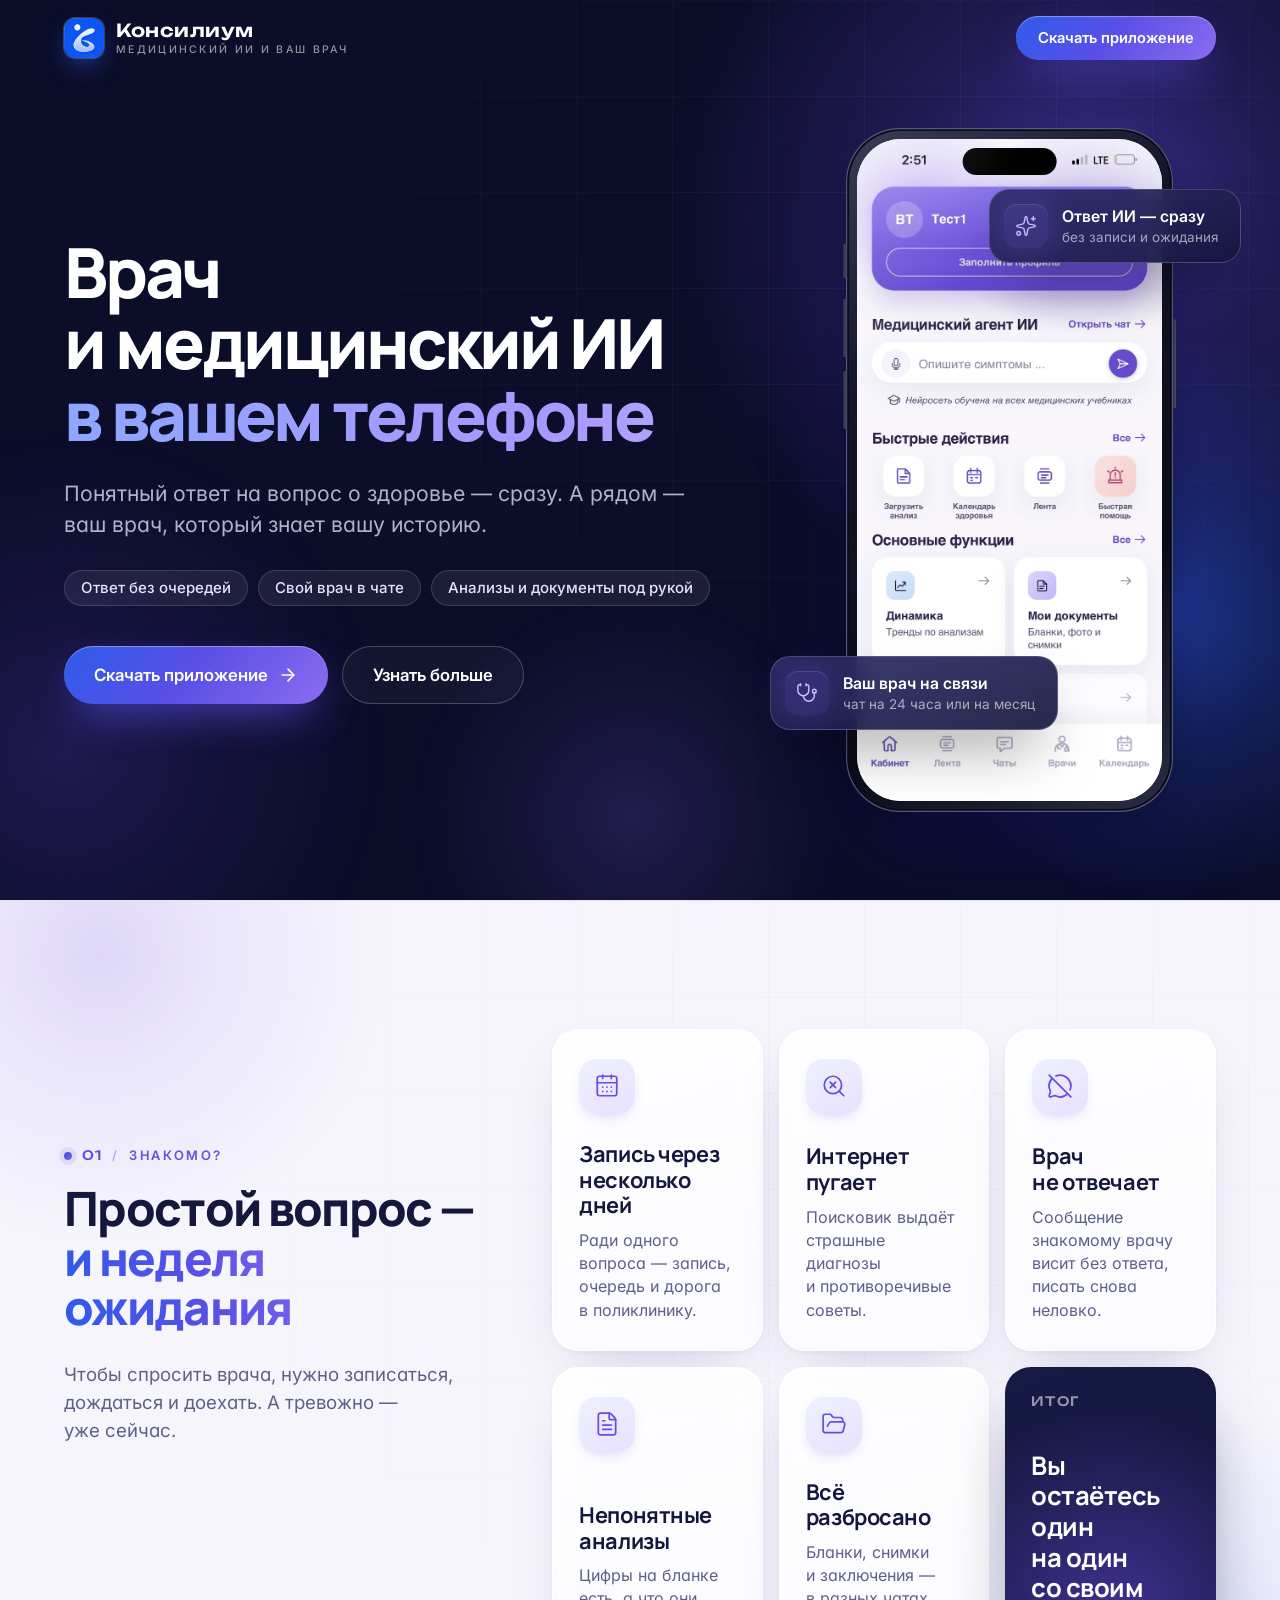
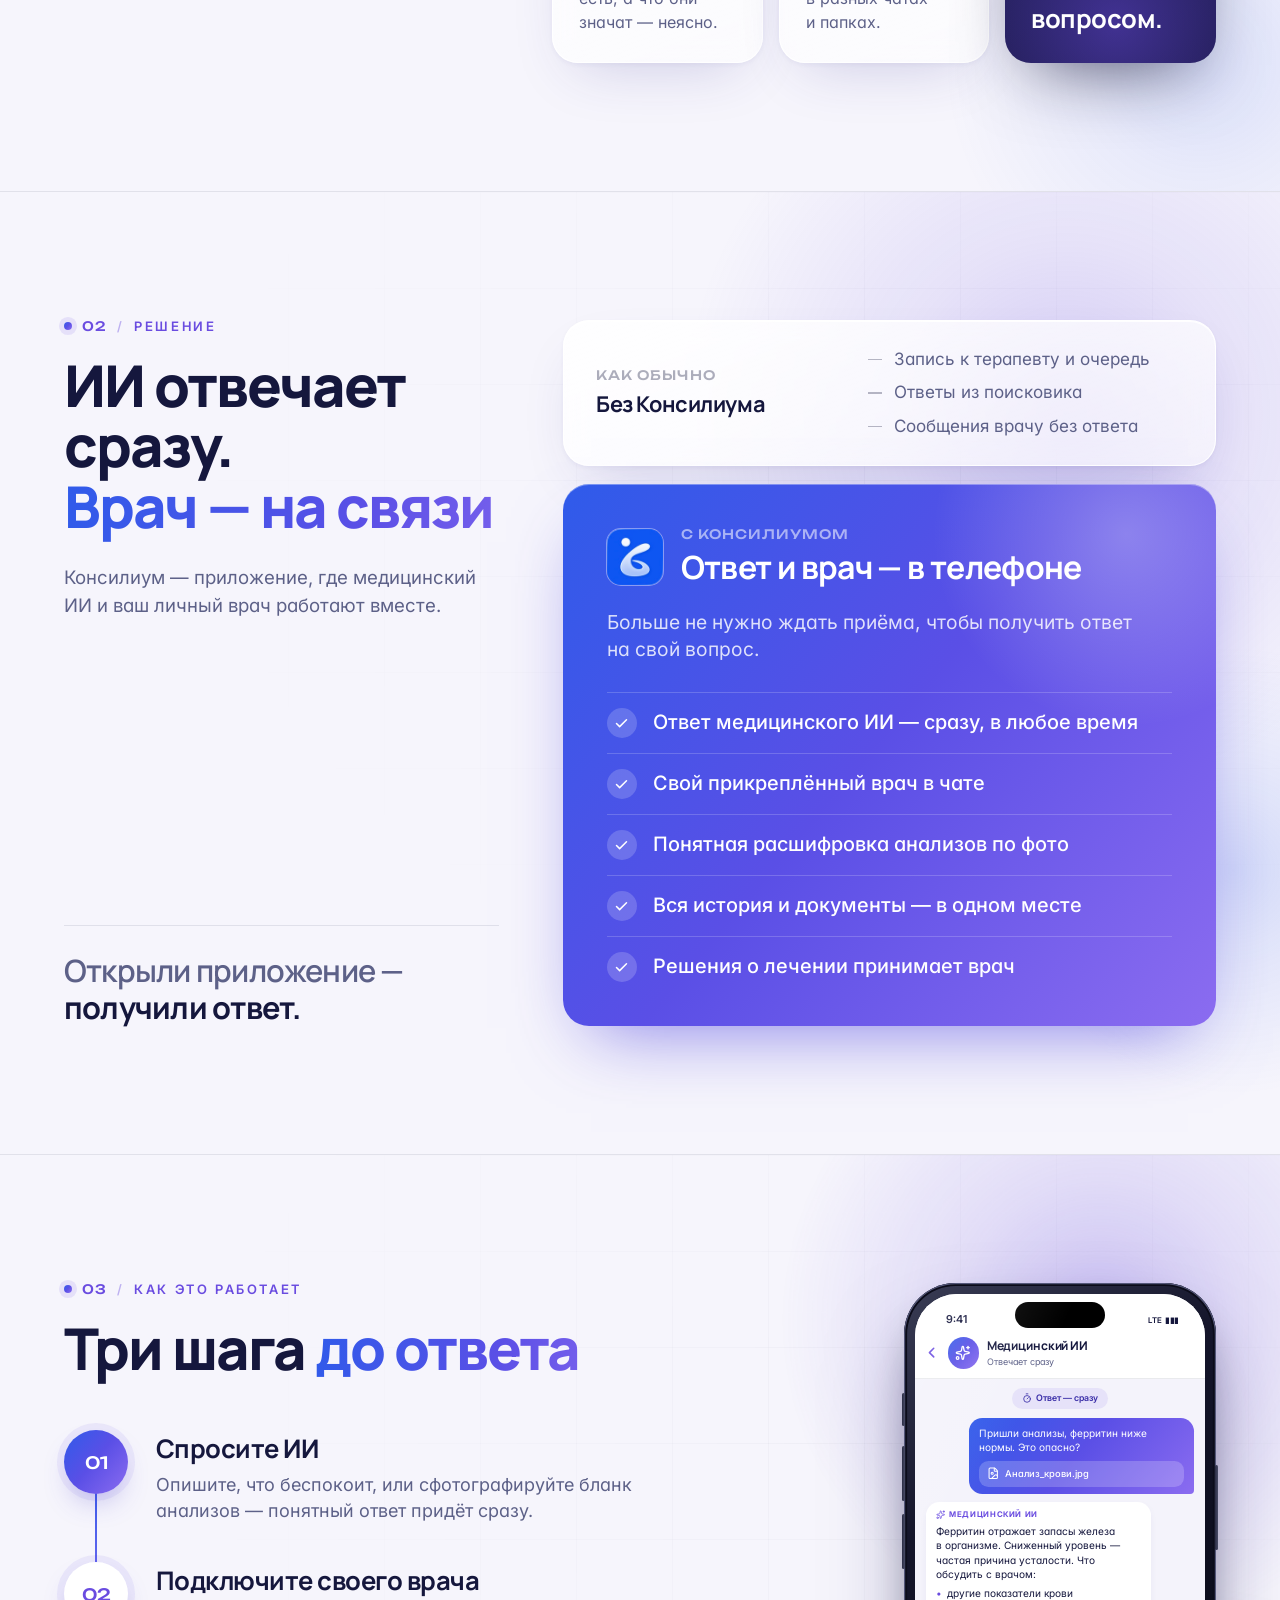
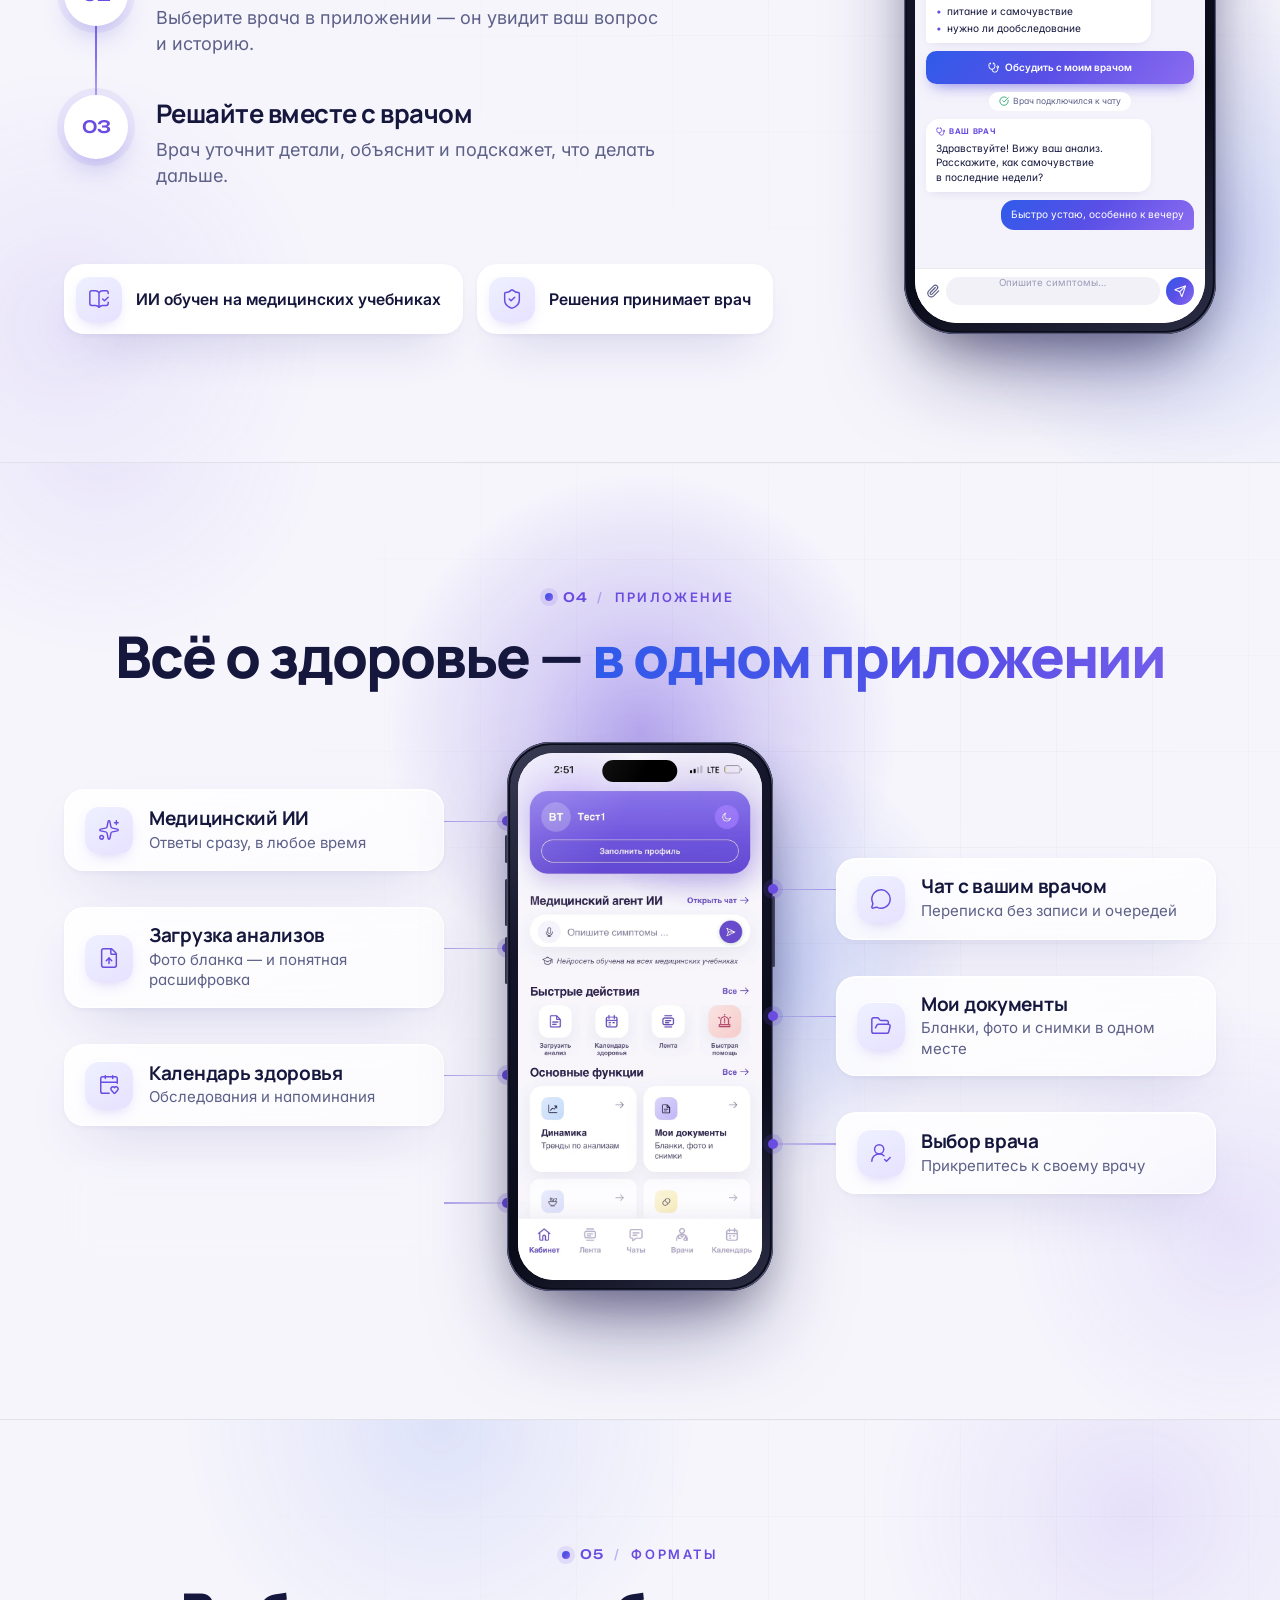
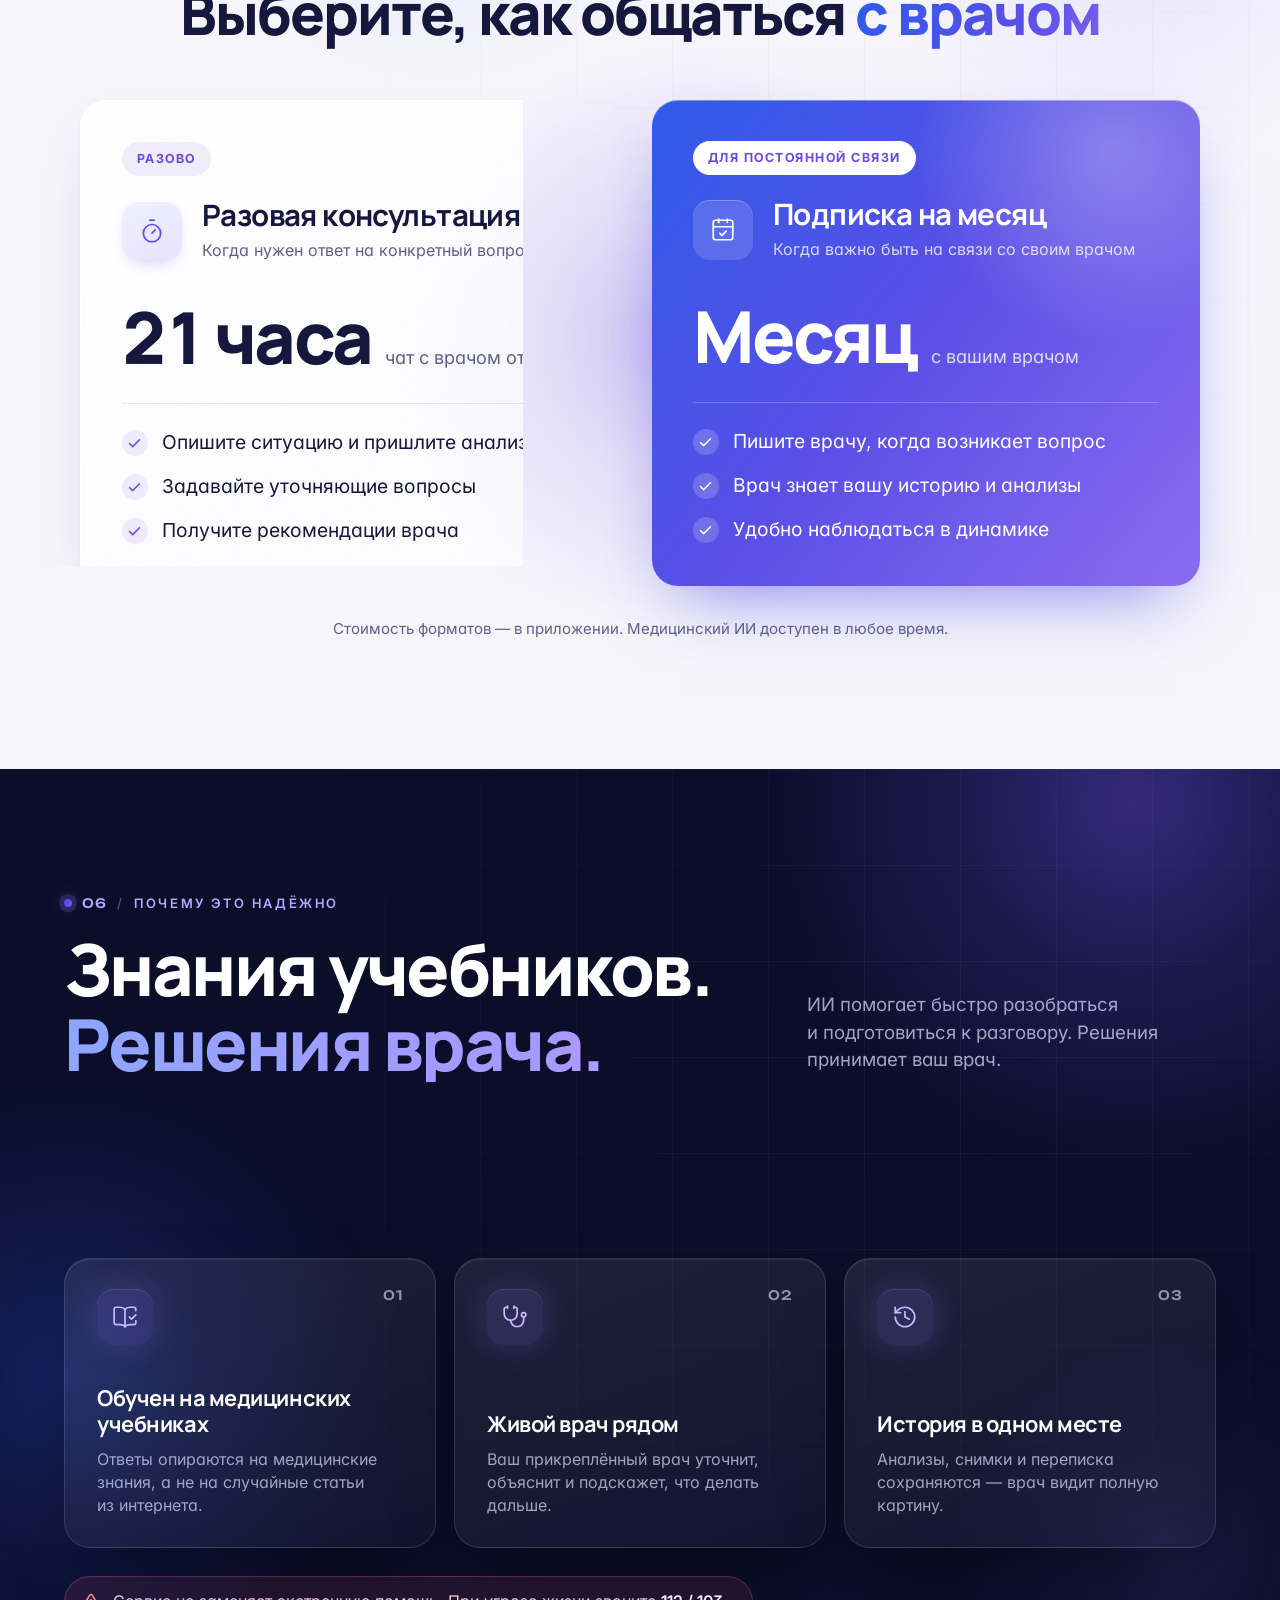
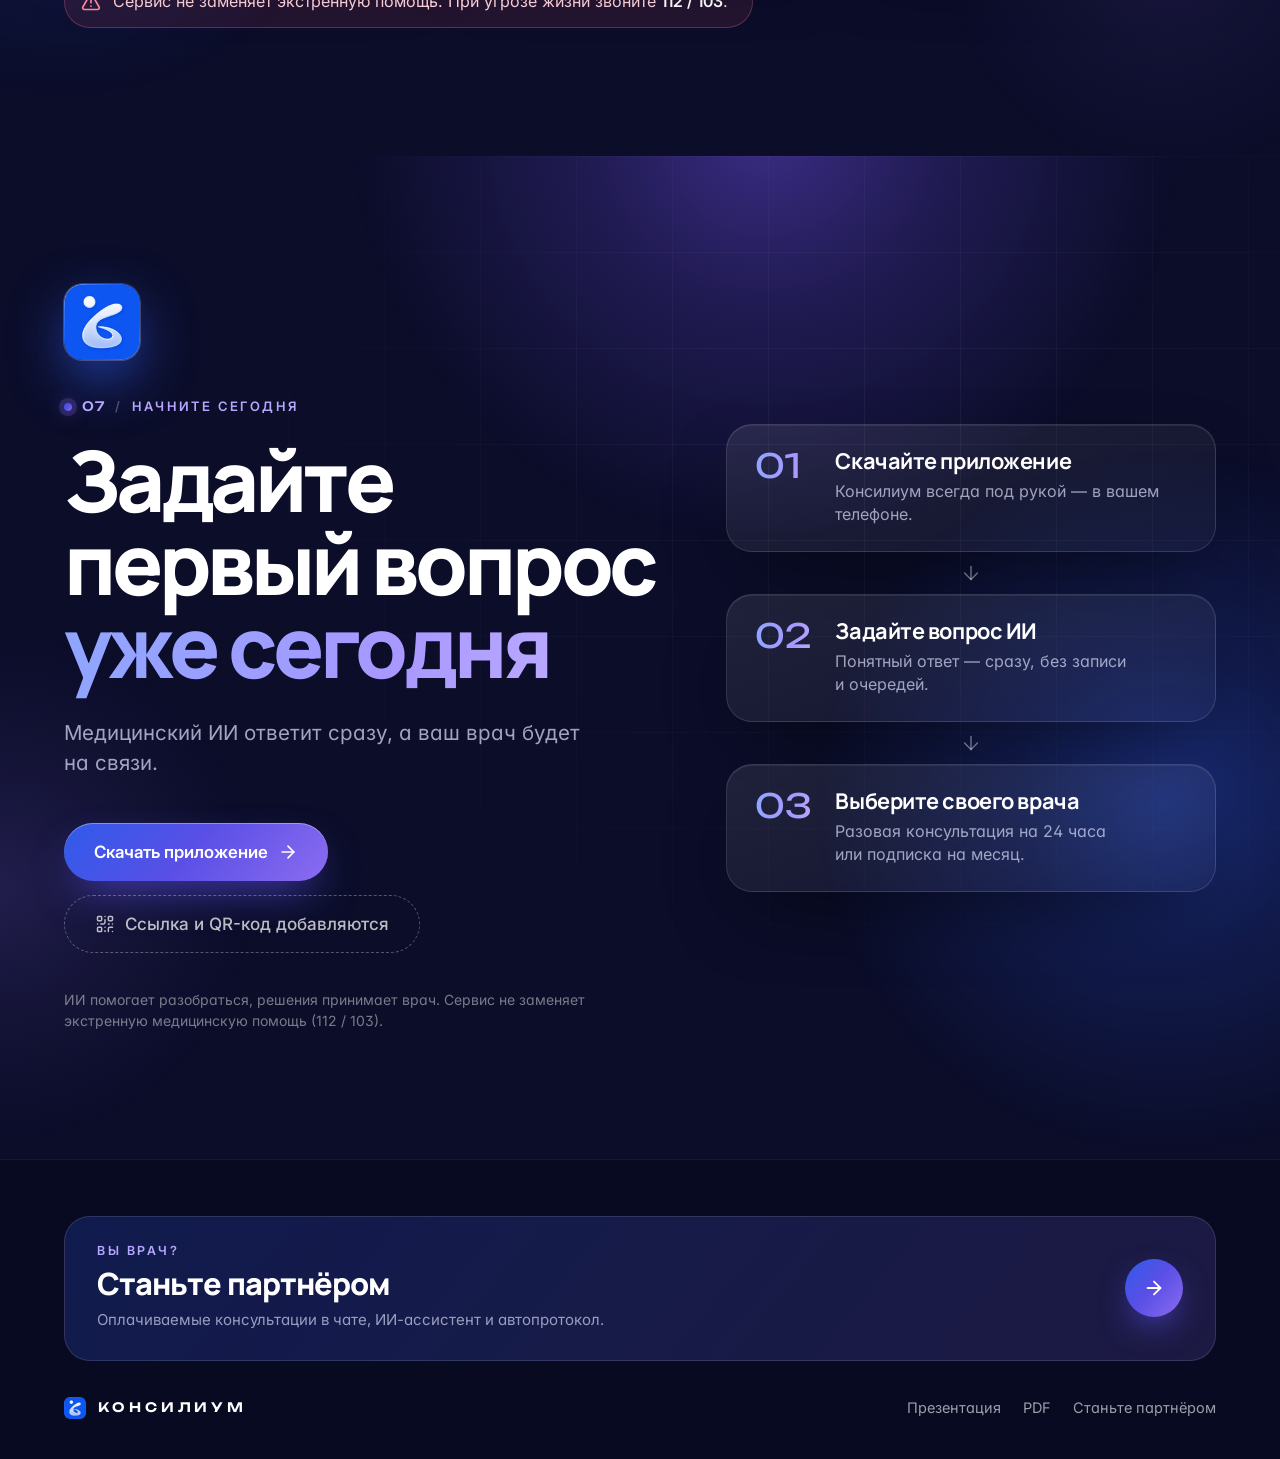
<file: site/patients/index.html>
<!doctype html>
<html lang="ru">
<head>
<meta charset="utf-8">
<meta name="viewport" content="width=device-width,initial-scale=1,viewport-fit=cover">
<title>Консилиум — медицинский ИИ и ваш врач в телефоне</title>
<meta name="description" content="Приложение Консилиум: медицинский ИИ отвечает сразу, ваш врач — на связи в чате. Разовая консультация на 24 часа или подписка на месяц.">
<meta name="theme-color" content="#0B0D29">
<link rel="canonical" href="https://usupovsdadm-dotcom.github.io/konsilium-app/site/patients/">
<meta property="og:type" content="website"><meta property="og:locale" content="ru_RU"><meta property="og:site_name" content="Консилиум">
<meta property="og:title" content="Консилиум — врач и медицинский ИИ в вашем телефоне">
<meta property="og:description" content="Понятный ответ на вопрос о здоровье — сразу. А рядом — ваш врач, который знает вашу историю.">
<meta property="og:url" content="https://usupovsdadm-dotcom.github.io/konsilium-app/site/patients/">
<meta property="og:image" content="https://usupovsdadm-dotcom.github.io/konsilium-app/site/assets/img/og-patients.jpg"><meta property="og:image:width" content="1200"><meta property="og:image:height" content="630">
<meta name="twitter:card" content="summary_large_image">
<link rel="icon" href="../assets/favicon.ico" sizes="any"><link rel="icon" type="image/png" sizes="32x32" href="../assets/favicon-32.png"><link rel="apple-touch-icon" href="../assets/img/apple-touch-icon.png">
<link rel="preload" href="../assets/fonts/Manrope-800.woff" as="font" type="font/woff" crossorigin><link rel="preload" href="../assets/fonts/Inter-400.woff" as="font" type="font/woff" crossorigin>
<link rel="stylesheet" href="../css/site.css?v=6">
<script>document.documentElement.classList.add('js')</script>
</head>
<body class="pg-patients">
<a class="skip" href="#main">К содержанию</a>
<header class="hdr" id="hdr"><div class="wrap hdr-in"><a class="brand" href="#cover" aria-label="Консилиум — в начало"><img src="../assets/img/logo-128.png" width="40" height="40" alt=""><span class="t">Консилиум<small>Медицинский ИИ и ваш врач</small></span></a>
<a class="pill p1 sm hdr-cta" href="#start">Скачать приложение</a></div><div class="prog" aria-hidden="true"></div></header>
<main id="main">
<section aria-label="Обложка" class="sec dark s1" id="cover"><div aria-hidden="true" class="bgfx"><div class="orb" style="left:51.0%;top:-24.1%;width:67.7vw;height:67.7vw;background:radial-gradient(circle,rgba(106,76,224,0.55) 0%,rgba(106,76,224,0.248) 30%,rgba(106,76,224,0) 68%)"></div><div class="orb" style="left:67.7%;top:35.2%;width:46.9vw;height:46.9vw;background:radial-gradient(circle,rgba(47,91,234,0.55) 0%,rgba(47,91,234,0.248) 30%,rgba(47,91,234,0) 68%)"></div><div class="orb" style="left:-20.8%;top:46.3%;width:52.1vw;height:52.1vw;background:radial-gradient(circle,rgba(106,76,224,0.22) 0%,rgba(106,76,224,0.099) 30%,rgba(106,76,224,0) 68%)"></div><div class="orb" style="left:31.2%;top:64.8%;width:36.5vw;height:36.5vw;background:radial-gradient(circle,rgba(139,108,240,0.18) 0%,rgba(139,108,240,0.081) 30%,rgba(139,108,240,0) 68%)"></div><div class="grid-lines"></div></div>

<div class="wrap c hero-in"><div class="hero"><h1 class="rv">Врач и медицинский ИИ <span class="gt">в вашем телефоне</span></h1>
<p class="sub rv">Понятный ответ на вопрос о здоровье — сразу. А рядом — ваш врач, который знает вашу историю.</p>
<div class="tags rv"><span class="chip">Ответ без очередей</span><span class="chip">Свой врач в чате</span><span class="chip">Анализы и документы под рукой</span></div><div class="cta-row rv"><a class="pill p1" href="#start">Скачать приложение <svg aria-hidden="true" class="ico" fill="none" stroke="currentColor" stroke-linecap="round" stroke-linejoin="round" stroke-width="2" viewbox="0 0 24 24"><path d="M5 12h14"></path><path d="m12 5 7 7-7 7"></path></svg></a><a class="pill ghost" href="#pain">Узнать больше</a></div></div><div class="vis" data-parallax=""><div class="ph rv rv-ph"><div class="phone"><div class="btn b1"></div><div class="btn b2"></div><div class="btn b3"></div><div class="btn b4"></div><div class="screen"><picture><source srcset="../assets/img/app.webp" type="image/webp"/><img alt="Экран приложения Консилиум" decoding="async" height="1561" src="../assets/img/app.jpg" width="720"/></picture><div class="island"></div><div class="glare"></div></div></div></div><div class="float f1 rv rv-pop"><div class="icobox"><svg aria-hidden="true" class="ico" fill="none" stroke="currentColor" stroke-linecap="round" stroke-linejoin="round" stroke-width="1.6" viewbox="0 0 24 24">
<path d="M11.017 2.814a1 1 0 0 1 1.966 0l1.051 5.558a2 2 0 0 0 1.594 1.594l5.558 1.051a1 1 0 0 1 0 1.966l-5.558 1.051a2 2 0 0 0-1.594 1.594l-1.051 5.558a1 1 0 0 1-1.966 0l-1.051-5.558a2 2 0 0 0-1.594-1.594l-5.558-1.051a1 1 0 0 1 0-1.966l5.558-1.051a2 2 0 0 0 1.594-1.594z"></path>
<path d="M20 2v4"></path>
<path d="M22 4h-4"></path>
<circle cx="4" cy="20" r="2"></circle>
</svg></div><div>Ответ ИИ — сразу<small>без записи и ожидания</small></div></div><div class="float f2 rv rv-pop"><div class="icobox"><svg aria-hidden="true" class="ico" fill="none" stroke="currentColor" stroke-linecap="round" stroke-linejoin="round" stroke-width="1.6" viewbox="0 0 24 24">
<path d="M11 2v2"></path>
<path d="M5 2v2"></path>
<path d="M5 3H4a2 2 0 0 0-2 2v4a6 6 0 0 0 12 0V5a2 2 0 0 0-2-2h-1"></path>
<path d="M8 15a6 6 0 0 0 12 0v-3"></path>
<circle cx="20" cy="10" r="2"></circle>
</svg></div><div>Ваш врач на связи<small>чат на 24 часа или на месяц</small></div></div></div></div>



</section>

<section aria-label="Проблема" class="sec s2" id="pain"><div aria-hidden="true" class="bgfx"><div class="orb" style="left:-15.6%;top:-27.8%;width:46.9vw;height:46.9vw;background:radial-gradient(circle,rgba(139,108,240,0.22) 0%,rgba(139,108,240,0.099) 30%,rgba(139,108,240,0) 68%)"></div><div class="orb" style="left:72.9%;top:55.6%;width:41.7vw;height:41.7vw;background:radial-gradient(circle,rgba(47,91,234,0.14) 0%,rgba(47,91,234,0.063) 30%,rgba(47,91,234,0) 68%)"></div><div class="grid-lines"></div></div>
<div class="c wrap"><div class="l"><div class="eyebrow rv"><span class="dot"></span><span class="n">01</span><span class="sl">/</span><span>Знакомо?</span></div><h2 class="rv">Простой вопрос — <span class="gt">и неделя ожидания</span></h2>
<p class="lead rv">Чтобы спросить врача, нужно записаться, дождаться и доехать. А тревожно — уже сейчас.</p></div>
<div class="g stg">
<article class="glass pc"><div class="icobox"><svg aria-hidden="true" class="ico" fill="none" stroke="currentColor" stroke-linecap="round" stroke-linejoin="round" stroke-width="1.6" viewbox="0 0 24 24">
<path d="M8 2v3"></path>
<path d="M16 2v3"></path>
<rect height="18" rx="2" width="18" x="3" y="3"></rect>
<path d="M3 9h18"></path>
<path d="M8 13h.01"></path>
<path d="M12 13h.01"></path>
<path d="M16 13h.01"></path>
<path d="M8 17h.01"></path>
<path d="M12 17h.01"></path>
<path d="M16 17h.01"></path>
</svg></div><h3>Запись через несколько дней</h3><p>Ради одного вопроса — запись, очередь и дорога в поликлинику.</p></article>
<article class="glass pc"><div class="icobox"><svg aria-hidden="true" class="ico" fill="none" stroke="currentColor" stroke-linecap="round" stroke-linejoin="round" stroke-width="1.6" viewbox="0 0 24 24">
<path d="m13.5 8.5-5 5"></path>
<path d="m8.5 8.5 5 5"></path>
<circle cx="11" cy="11" r="8"></circle>
<path d="m21 21-4.3-4.3"></path>
</svg></div><h3>Интернет пугает</h3><p>Поисковик выдаёт страшные диагнозы и противоречивые советы.</p></article>
<article class="glass pc"><div class="icobox"><svg aria-hidden="true" class="ico" fill="none" stroke="currentColor" stroke-linecap="round" stroke-linejoin="round" stroke-width="1.6" viewbox="0 0 24 24">
<path d="m2 2 20 20"></path>
<path d="M4.93 4.929a10 10 0 0 0-1.938 11.412 2 2 0 0 1 .094 1.167l-1.065 3.29a1 1 0 0 0 1.236 1.168l3.413-.998a2 2 0 0 1 1.099.092 10 10 0 0 0 11.302-1.989"></path>
<path d="M8.35 2.69A10 10 0 0 1 21.3 15.65"></path>
</svg></div><h3>Врач не отвечает</h3><p>Сообщение знакомому врачу висит без ответа, писать снова неловко.</p></article>
<article class="glass pc"><div class="icobox"><svg aria-hidden="true" class="ico" fill="none" stroke="currentColor" stroke-linecap="round" stroke-linejoin="round" stroke-width="1.6" viewbox="0 0 24 24">
<path d="M6 22a2 2 0 0 1-2-2V4a2 2 0 0 1 2-2h8a2.4 2.4 0 0 1 1.704.706l3.588 3.588A2.4 2.4 0 0 1 20 8v12a2 2 0 0 1-2 2z"></path>
<path d="M14 2v5a1 1 0 0 0 1 1h5"></path>
<path d="M10 9H8"></path>
<path d="M16 13H8"></path>
<path d="M16 17H8"></path>
</svg></div><h3>Непонятные анализы</h3><p>Цифры на бланке есть, а что они значат — неясно.</p></article>
<article class="glass pc"><div class="icobox"><svg aria-hidden="true" class="ico" fill="none" stroke="currentColor" stroke-linecap="round" stroke-linejoin="round" stroke-width="1.6" viewbox="0 0 24 24">
<path d="m6 14 1.5-2.9A2 2 0 0 1 9.24 10H20a2 2 0 0 1 1.94 2.5l-1.54 6a2 2 0 0 1-1.95 1.5H4a2 2 0 0 1-2-2V5a2 2 0 0 1 2-2h3.9a2 2 0 0 1 1.69.9l.81 1.2a2 2 0 0 0 1.67.9H18a2 2 0 0 1 2 2v2"></path>
</svg></div><h3>Всё разбросано</h3><p>Бланки, снимки и заключения — в разных чатах и папках.</p></article>
<div class="ncard fin"><span class="idx">ИТОГ</span><p>Вы остаётесь один на один со своим вопросом.</p></div>
</div></div></section>

<section aria-label="Решение" class="sec s3" id="solution"><div aria-hidden="true" class="bgfx"><div class="orb" style="left:52.1%;top:-18.5%;width:62.5vw;height:62.5vw;background:radial-gradient(circle,rgba(106,76,224,0.25) 0%,rgba(106,76,224,0.113) 30%,rgba(106,76,224,0) 68%)"></div><div class="orb" style="left:78.1%;top:46.3%;width:36.5vw;height:36.5vw;background:radial-gradient(circle,rgba(47,91,234,0.18) 0%,rgba(47,91,234,0.081) 30%,rgba(47,91,234,0) 68%)"></div><div class="grid-lines"></div></div>
<div class="c wrap"><div class="l"><div class="eyebrow rv"><span class="dot"></span><span class="n">02</span><span class="sl">/</span><span>Решение</span></div><h2 class="rv">ИИ отвечает сразу.<br/><span class="gt">Врач — на связи</span></h2>
<p class="lead rv">Консилиум — приложение, где медицинский ИИ и ваш личный врач работают вместе.</p>
<div class="quote rv"><span>Открыли приложение —</span><br/>получили ответ.</div></div>
<div class="r"><div class="glass fam rv"><div class="h"><span class="idx">КАК ОБЫЧНО</span><h3>Без Консилиума</h3></div><ul><li>Запись к терапевту и очередь</li><li>Ответы из поисковика</li><li>Сообщения врачу без ответа</li></ul></div>
<div class="gcard kon rv"><div class="hd"><img alt="" decoding="async" height="128" loading="lazy" src="../assets/img/logo-128.png" width="128"/><div><span class="idx">С КОНСИЛИУМОМ</span><h3>Ответ и врач — в телефоне</h3></div></div>
<p class="kd">Больше не нужно ждать приёма, чтобы получить ответ на свой вопрос.</p><ul><li><span class="check"><svg aria-hidden="true" class="ico" fill="none" stroke="currentColor" stroke-linecap="round" stroke-linejoin="round" stroke-width="2.4" viewbox="0 0 24 24">
<path d="M20 6 9 17l-5-5"></path>
</svg></span><span>Ответ медицинского ИИ — сразу, в любое время</span></li><li><span class="check"><svg aria-hidden="true" class="ico" fill="none" stroke="currentColor" stroke-linecap="round" stroke-linejoin="round" stroke-width="2.4" viewbox="0 0 24 24">
<path d="M20 6 9 17l-5-5"></path>
</svg></span><span>Свой прикреплённый врач в чате</span></li><li><span class="check"><svg aria-hidden="true" class="ico" fill="none" stroke="currentColor" stroke-linecap="round" stroke-linejoin="round" stroke-width="2.4" viewbox="0 0 24 24">
<path d="M20 6 9 17l-5-5"></path>
</svg></span><span>Понятная расшифровка анализов по фото</span></li><li><span class="check"><svg aria-hidden="true" class="ico" fill="none" stroke="currentColor" stroke-linecap="round" stroke-linejoin="round" stroke-width="2.4" viewbox="0 0 24 24">
<path d="M20 6 9 17l-5-5"></path>
</svg></span><span>Вся история и документы — в одном месте</span></li><li><span class="check"><svg aria-hidden="true" class="ico" fill="none" stroke="currentColor" stroke-linecap="round" stroke-linejoin="round" stroke-width="2.4" viewbox="0 0 24 24">
<path d="M20 6 9 17l-5-5"></path>
</svg></span><span>Решения о лечении принимает врач</span></li></ul></div></div></div></section>

<section aria-label="Как это работает" class="sec s4" id="how"><div aria-hidden="true" class="bgfx"><div class="orb" style="left:59.9%;top:-18.5%;width:52.1vw;height:52.1vw;background:radial-gradient(circle,rgba(106,76,224,0.32) 0%,rgba(106,76,224,0.144) 30%,rgba(106,76,224,0) 68%)"></div><div class="orb" style="left:72.9%;top:46.3%;width:41.7vw;height:41.7vw;background:radial-gradient(circle,rgba(47,91,234,0.2) 0%,rgba(47,91,234,0.090) 30%,rgba(47,91,234,0) 68%)"></div><div class="orb" style="left:-15.6%;top:55.6%;width:41.7vw;height:41.7vw;background:radial-gradient(circle,rgba(139,108,240,0.12) 0%,rgba(139,108,240,0.054) 30%,rgba(139,108,240,0) 68%)"></div><div class="grid-lines"></div></div>
<div class="c wrap"><div class="l"><div class="eyebrow rv"><span class="dot"></span><span class="n">03</span><span class="sl">/</span><span>Как это работает</span></div><h2 class="rv">Три шага <span class="gt">до ответа</span></h2>
<ol class="steps stg"><li class="st"><div class="nd"><span>01</span></div><div><h3>Спросите ИИ</h3><p>Опишите, что беспокоит, или сфотографируйте бланк анализов — понятный ответ придёт сразу.</p></div></li><li class="st"><div class="nd"><span>02</span></div><div><h3>Подключите своего врача</h3><p>Выберите врача в приложении — он увидит ваш вопрос и историю.</p></div></li><li class="st"><div class="nd"><span>03</span></div><div><h3>Решайте вместе с врачом</h3><p>Врач уточнит детали, объяснит и подскажет, что делать дальше.</p></div></li></ol></div>
<div class="ph rv rv-ph"><div class="phone"><div class="btn b1"></div><div class="btn b2"></div><div class="btn b3"></div><div class="btn b4"></div><div class="screen"><div class="chat"><div class="sb"><span>9:41</span><span class="sig">LTE ▮▮▮</span></div>
<div class="hd"><span class="bk"><svg aria-hidden="true" class="ico" fill="none" stroke="currentColor" stroke-linecap="round" stroke-linejoin="round" stroke-width="2.2" viewbox="0 0 24 24">
<path d="m15 18-6-6 6-6"></path>
</svg></span><div class="av"><svg aria-hidden="true" class="ico" fill="none" stroke="currentColor" stroke-linecap="round" stroke-linejoin="round" stroke-width="2" viewbox="0 0 24 24">
<path d="M11.017 2.814a1 1 0 0 1 1.966 0l1.051 5.558a2 2 0 0 0 1.594 1.594l5.558 1.051a1 1 0 0 1 0 1.966l-5.558 1.051a2 2 0 0 0-1.594 1.594l-1.051 5.558a1 1 0 0 1-1.966 0l-1.051-5.558a2 2 0 0 0-1.594-1.594l-5.558-1.051a1 1 0 0 1 0-1.966l5.558-1.051a2 2 0 0 0 1.594-1.594z"></path>
<path d="M20 2v4"></path>
<path d="M22 4h-4"></path>
<circle cx="4" cy="20" r="2"></circle>
</svg></div><div class="hn"><b>Медицинский ИИ</b><small>Отвечает сразу</small></div></div>
<div class="tm"><svg aria-hidden="true" class="ico" fill="none" stroke="currentColor" stroke-linecap="round" stroke-linejoin="round" stroke-width="2" viewbox="0 0 24 24">
<line x1="10" x2="14" y1="2" y2="2"></line>
<line x1="12" x2="15" y1="14" y2="11"></line>
<circle cx="12" cy="14" r="8"></circle>
</svg><span>Ответ — сразу</span></div>
<div class="bd"><div class="msg me">Пришли анализы, ферритин ниже нормы. Это опасно?<div class="att"><svg aria-hidden="true" class="ico" fill="none" stroke="currentColor" stroke-linecap="round" stroke-linejoin="round" stroke-width="2" viewbox="0 0 24 24">
<path d="M6 22a2 2 0 0 1-2-2V4a2 2 0 0 1 2-2h8a2.4 2.4 0 0 1 1.704.706l3.588 3.588A2.4 2.4 0 0 1 20 8v12a2 2 0 0 1-2 2z"></path>
<path d="M14 2v5a1 1 0 0 0 1 1h5"></path>
<circle cx="10" cy="12" r="2"></circle>
<path d="m20 17-1.296-1.296a2.41 2.41 0 0 0-3.408 0L9 22"></path>
</svg>Анализ_крови.jpg</div></div>
<div class="msg them"><div class="who"><svg aria-hidden="true" class="ico" fill="none" stroke="currentColor" stroke-linecap="round" stroke-linejoin="round" stroke-width="2" viewbox="0 0 24 24">
<path d="M11.017 2.814a1 1 0 0 1 1.966 0l1.051 5.558a2 2 0 0 0 1.594 1.594l5.558 1.051a1 1 0 0 1 0 1.966l-5.558 1.051a2 2 0 0 0-1.594 1.594l-1.051 5.558a1 1 0 0 1-1.966 0l-1.051-5.558a2 2 0 0 0-1.594-1.594l-5.558-1.051a1 1 0 0 1 0-1.966l5.558-1.051a2 2 0 0 0 1.594-1.594z"></path>
<path d="M20 2v4"></path>
<path d="M22 4h-4"></path>
<circle cx="4" cy="20" r="2"></circle>
</svg>Медицинский ИИ</div>Ферритин отражает запасы железа в организме. Сниженный уровень — частая причина усталости. Что обсудить с врачом:<ul><li>другие показатели крови</li><li>питание и самочувствие</li><li>нужно ли дообследование</li></ul></div>
<div class="act"><svg aria-hidden="true" class="ico" fill="none" stroke="currentColor" stroke-linecap="round" stroke-linejoin="round" stroke-width="2" viewbox="0 0 24 24">
<path d="M11 2v2"></path>
<path d="M5 2v2"></path>
<path d="M5 3H4a2 2 0 0 0-2 2v4a6 6 0 0 0 12 0V5a2 2 0 0 0-2-2h-1"></path>
<path d="M8 15a6 6 0 0 0 12 0v-3"></path>
<circle cx="20" cy="10" r="2"></circle>
</svg>Обсудить с моим врачом</div>
<div class="sys"><svg aria-hidden="true" class="ico" fill="none" stroke="currentColor" stroke-linecap="round" stroke-linejoin="round" stroke-width="2" viewbox="0 0 24 24">
<path d="M21.801 10A10 10 0 1 1 17 3.335"></path>
<path d="m9 11 3 3L22 4"></path>
</svg>Врач подключился к чату</div>
<div class="msg them"><div class="who"><svg aria-hidden="true" class="ico" fill="none" stroke="currentColor" stroke-linecap="round" stroke-linejoin="round" stroke-width="2" viewbox="0 0 24 24">
<path d="M11 2v2"></path>
<path d="M5 2v2"></path>
<path d="M5 3H4a2 2 0 0 0-2 2v4a6 6 0 0 0 12 0V5a2 2 0 0 0-2-2h-1"></path>
<path d="M8 15a6 6 0 0 0 12 0v-3"></path>
<circle cx="20" cy="10" r="2"></circle>
</svg>Ваш врач</div>Здравствуйте! Вижу ваш анализ. Расскажите, как самочувствие в последние недели?</div>
<div class="msg me">Быстро устаю, особенно к вечеру</div></div>
<div class="in"><span class="clip"><svg aria-hidden="true" class="ico" fill="none" stroke="currentColor" stroke-linecap="round" stroke-linejoin="round" stroke-width="2" viewbox="0 0 24 24">
<path d="m16 6-8.414 8.586a2 2 0 0 0 2.829 2.829l8.414-8.586a4 4 0 1 0-5.657-5.657l-8.379 8.551a6 6 0 1 0 8.485 8.485l8.379-8.551"></path>
</svg></span><span class="fld">Опишите симптомы…</span><span class="snd"><svg aria-hidden="true" class="ico" fill="none" stroke="currentColor" stroke-linecap="round" stroke-linejoin="round" stroke-width="2" viewbox="0 0 24 24">
<path d="M14.536 21.686a.5.5 0 0 0 .937-.024l6.5-19a.496.496 0 0 0-.635-.635l-19 6.5a.5.5 0 0 0-.024.937l7.93 3.18a2 2 0 0 1 1.112 1.11z"></path>
<path d="m21.854 2.147-10.94 10.939"></path>
</svg></span></div></div><div class="island"></div><div class="glare"></div></div></div></div>
<div class="trust rv"><div class="ti"><div class="icobox"><svg aria-hidden="true" class="ico" fill="none" stroke="currentColor" stroke-linecap="round" stroke-linejoin="round" stroke-width="1.6" viewbox="0 0 24 24">
<path d="M12 5v16"></path>
<path d="m16 12 2 2 4-4"></path>
<path d="M22 6V5a2 2 0 00-1.999-2L16 3.002A5 5 0 0012 5a5 5 0 00-4-2H4a2 2 0 00-2 2v12a2 2 0 001.999 2H8a5 5 0 014 2 5 5 0 014-2h4.001A2 2 0 0022 17v-1.344"></path>
</svg></div><div>ИИ обучен на медицинских учебниках</div></div><div class="ti"><div class="icobox"><svg aria-hidden="true" class="ico" fill="none" stroke="currentColor" stroke-linecap="round" stroke-linejoin="round" stroke-width="1.6" viewbox="0 0 24 24">
<path d="M20 13c0 5-3.5 7.5-7.66 8.95a1 1 0 0 1-.67-.01C7.5 20.5 4 18 4 13V6a1 1 0 0 1 1-1c2 0 4.5-1.2 6.24-2.72a1.17 1.17 0 0 1 1.52 0C14.51 3.81 17 5 19 5a1 1 0 0 1 1 1z"></path>
<path d="m9 12 2 2 4-4"></path>
</svg></div><div>Решения принимает врач</div></div></div>
</div></section>

<section aria-label="Приложение" class="sec s5" id="app"><div aria-hidden="true" class="bgfx"><div class="orb" style="left:29.2%;top:0.0%;width:41.7vw;height:41.7vw;background:radial-gradient(circle,rgba(106,76,224,0.45) 0%,rgba(106,76,224,0.203) 30%,rgba(106,76,224,0) 68%)"></div><div class="orb" style="left:39.6%;top:27.8%;width:36.5vw;height:36.5vw;background:radial-gradient(circle,rgba(47,91,234,0.3) 0%,rgba(47,91,234,0.135) 30%,rgba(47,91,234,0) 68%)"></div><div class="orb" style="left:-10.4%;top:-27.8%;width:36.5vw;height:36.5vw;background:radial-gradient(circle,rgba(139,108,240,0.12) 0%,rgba(139,108,240,0.054) 30%,rgba(139,108,240,0) 68%)"></div><div class="orb" style="left:78.1%;top:55.6%;width:36.5vw;height:36.5vw;background:radial-gradient(circle,rgba(139,108,240,0.14) 0%,rgba(139,108,240,0.063) 30%,rgba(139,108,240,0) 68%)"></div><div class="grid-lines"></div></div>
<div class="c wrap"><div class="hd"><div class="eyebrow rv"><span class="dot"></span><span class="n">04</span><span class="sl">/</span><span>Приложение</span></div><h2 class="rv">Всё о здоровье — <span class="gt">в одном приложении</span></h2></div>

<div class="col colL stg"><div class="co L"><div class="glass cb"><div class="icobox"><svg aria-hidden="true" class="ico" fill="none" stroke="currentColor" stroke-linecap="round" stroke-linejoin="round" stroke-width="1.6" viewbox="0 0 24 24">
<path d="M11.017 2.814a1 1 0 0 1 1.966 0l1.051 5.558a2 2 0 0 0 1.594 1.594l5.558 1.051a1 1 0 0 1 0 1.966l-5.558 1.051a2 2 0 0 0-1.594 1.594l-1.051 5.558a1 1 0 0 1-1.966 0l-1.051-5.558a2 2 0 0 0-1.594-1.594l-5.558-1.051a1 1 0 0 1 0-1.966l5.558-1.051a2 2 0 0 0 1.594-1.594z"></path>
<path d="M20 2v4"></path>
<path d="M22 4h-4"></path>
<circle cx="4" cy="20" r="2"></circle>
</svg></div><div><h4>Медицинский ИИ</h4><p>Ответы сразу, в любое время</p></div></div><div class="ln"></div></div><div class="co L"><div class="glass cb"><div class="icobox"><svg aria-hidden="true" class="ico" fill="none" stroke="currentColor" stroke-linecap="round" stroke-linejoin="round" stroke-width="1.6" viewbox="0 0 24 24">
<path d="M6 22a2 2 0 0 1-2-2V4a2 2 0 0 1 2-2h8a2.4 2.4 0 0 1 1.704.706l3.588 3.588A2.4 2.4 0 0 1 20 8v12a2 2 0 0 1-2 2z"></path>
<path d="M14 2v5a1 1 0 0 0 1 1h5"></path>
<path d="M12 12v6"></path>
<path d="m15 15-3-3-3 3"></path>
</svg></div><div><h4>Загрузка анализов</h4><p>Фото бланка — и понятная расшифровка</p></div></div><div class="ln"></div></div><div class="co L"><div class="glass cb"><div class="icobox"><svg aria-hidden="true" class="ico" fill="none" stroke="currentColor" stroke-linecap="round" stroke-linejoin="round" stroke-width="1.6" viewbox="0 0 24 24">
<path d="M12.127 21H5a2 2 0 01-2-2V5a2 2 0 012-2h14a2 2 0 012 2v5.125"></path>
<path d="M14.62 17.8A2.25 2.25 0 1118 14.836a2.25 2.25 0 113.38 2.966l-2.626 2.856a.998.998 0 01-1.507 0z"></path>
<path d="M16 2v3"></path>
<path d="M3 9h18"></path>
<path d="M8 2v3"></path>
</svg></div><div><h4>Календарь здоровья</h4><p>Обследования и напоминания</p></div></div><div class="ln"></div></div><div class="co L"><div class="glass cb"><div class="icobox"><svg aria-hidden="true" class="ico" fill="none" stroke="currentColor" stroke-linecap="round" stroke-linejoin="round" stroke-width="1.6" viewbox="0 0 24 24">
<path d="M16 7h6v6"></path>
<path d="m22 7-8.5 8.5-5-5L2 17"></path>
</svg></div><div><h4>Динамика показателей</h4><p>Как меняются анализы со временем</p></div></div><div class="ln"></div></div></div><div class="ph rv rv-ph"><div class="phone"><div class="btn b1"></div><div class="btn b2"></div><div class="btn b3"></div><div class="btn b4"></div><div class="screen"><picture><source srcset="../assets/img/app.webp" type="image/webp"/><img alt="Экран приложения Консилиум" decoding="async" height="1561" loading="lazy" src="../assets/img/app.jpg" width="720"/></picture><div class="island"></div><div class="glare"></div></div></div></div>



<div class="col colR stg"><div class="co R"><div class="glass cb"><div class="icobox"><svg aria-hidden="true" class="ico" fill="none" stroke="currentColor" stroke-linecap="round" stroke-linejoin="round" stroke-width="1.6" viewbox="0 0 24 24">
<path d="M2.992 16.342a2 2 0 0 1 .094 1.167l-1.065 3.29a1 1 0 0 0 1.236 1.168l3.413-.998a2 2 0 0 1 1.099.092 10 10 0 1 0-4.777-4.719"></path>
</svg></div><div><h4>Чат с вашим врачом</h4><p>Переписка без записи и очередей</p></div></div><div class="ln"></div></div><div class="co R"><div class="glass cb"><div class="icobox"><svg aria-hidden="true" class="ico" fill="none" stroke="currentColor" stroke-linecap="round" stroke-linejoin="round" stroke-width="1.6" viewbox="0 0 24 24">
<path d="m6 14 1.5-2.9A2 2 0 0 1 9.24 10H20a2 2 0 0 1 1.94 2.5l-1.54 6a2 2 0 0 1-1.95 1.5H4a2 2 0 0 1-2-2V5a2 2 0 0 1 2-2h3.9a2 2 0 0 1 1.69.9l.81 1.2a2 2 0 0 0 1.67.9H18a2 2 0 0 1 2 2v2"></path>
</svg></div><div><h4>Мои документы</h4><p>Бланки, фото и снимки в одном месте</p></div></div><div class="ln"></div></div><div class="co R"><div class="glass cb"><div class="icobox"><svg aria-hidden="true" class="ico" fill="none" stroke="currentColor" stroke-linecap="round" stroke-linejoin="round" stroke-width="1.6" viewbox="0 0 24 24">
<path d="M2 21a8 8 0 0 1 13.292-6"></path>
<circle cx="10" cy="8" r="5"></circle>
<path d="m16 19 2 2 4-4"></path>
</svg></div><div><h4>Выбор врача</h4><p>Прикрепитесь к своему врачу</p></div></div><div class="ln"></div></div></div>


</div></section>

<section aria-label="Форматы" class="sec s6" id="formats"><div aria-hidden="true" class="bgfx"><div class="orb" style="left:29.2%;top:23.1%;width:46.9vw;height:46.9vw;background:radial-gradient(circle,rgba(106,76,224,0.3) 0%,rgba(106,76,224,0.135) 30%,rgba(106,76,224,0) 68%)"></div><div class="orb" style="left:13.5%;top:-27.8%;width:41.7vw;height:41.7vw;background:radial-gradient(circle,rgba(47,91,234,0.12) 0%,rgba(47,91,234,0.054) 30%,rgba(47,91,234,0) 68%)"></div><div class="orb" style="left:67.7%;top:-18.5%;width:41.7vw;height:41.7vw;background:radial-gradient(circle,rgba(139,108,240,0.15) 0%,rgba(139,108,240,0.068) 30%,rgba(139,108,240,0) 68%)"></div><div class="grid-lines"></div></div>
<div class="c wrap"><div class="hd"><div class="eyebrow rv"><span class="dot"></span><span class="n">05</span><span class="sl">/</span><span>Форматы</span></div><h2 class="rv">Выберите, как общаться <span class="gt">с врачом</span></h2></div>
<div class="g stg">
<article class="glass t"><span class="badge soft">Разово</span><div class="th"><div class="icobox"><svg aria-hidden="true" class="ico" fill="none" stroke="currentColor" stroke-linecap="round" stroke-linejoin="round" stroke-width="1.6" viewbox="0 0 24 24">
<line x1="10" x2="14" y1="2" y2="2"></line>
<line x1="12" x2="15" y1="14" y2="11"></line>
<circle cx="12" cy="14" r="8"></circle>
</svg></div><div><div class="tn">Разовая консультация</div><p class="td">Когда нужен ответ на конкретный вопрос</p></div></div><div class="pr"><span class="pv"><span class="count" data-to="24">24</span> часа</span><span class="pu">чат с врачом открыт</span></div><div class="hr"></div><ul><li><span class="check"><svg aria-hidden="true" class="ico" fill="none" stroke="currentColor" stroke-linecap="round" stroke-linejoin="round" stroke-width="2.4" viewbox="0 0 24 24">
<path d="M20 6 9 17l-5-5"></path>
</svg></span><span>Опишите ситуацию и пришлите анализы</span></li><li><span class="check"><svg aria-hidden="true" class="ico" fill="none" stroke="currentColor" stroke-linecap="round" stroke-linejoin="round" stroke-width="2.4" viewbox="0 0 24 24">
<path d="M20 6 9 17l-5-5"></path>
</svg></span><span>Задавайте уточняющие вопросы</span></li><li><span class="check"><svg aria-hidden="true" class="ico" fill="none" stroke="currentColor" stroke-linecap="round" stroke-linejoin="round" stroke-width="2.4" viewbox="0 0 24 24">
<path d="M20 6 9 17l-5-5"></path>
</svg></span><span>Получите рекомендации врача</span></li></ul></article>
<article class="gcard t"><span class="badge">Для постоянной связи</span><div class="th"><div class="icobox"><svg aria-hidden="true" class="ico" fill="none" stroke="currentColor" stroke-linecap="round" stroke-linejoin="round" stroke-width="1.6" viewbox="0 0 24 24">
<path d="M8 2v3"></path>
<path d="M16 2v3"></path>
<rect height="18" rx="2" width="18" x="3" y="3"></rect>
<path d="M3 9h18"></path>
<path d="m9 15 2 2 4-4"></path>
</svg></div><div><div class="tn">Подписка на месяц</div><p class="td">Когда важно быть на связи со своим врачом</p></div></div><div class="pr"><span class="pv">Месяц</span><span class="pu">с вашим врачом</span></div><div class="hr"></div><ul><li><span class="check"><svg aria-hidden="true" class="ico" fill="none" stroke="currentColor" stroke-linecap="round" stroke-linejoin="round" stroke-width="2.4" viewbox="0 0 24 24">
<path d="M20 6 9 17l-5-5"></path>
</svg></span><span>Пишите врачу, когда возникает вопрос</span></li><li><span class="check"><svg aria-hidden="true" class="ico" fill="none" stroke="currentColor" stroke-linecap="round" stroke-linejoin="round" stroke-width="2.4" viewbox="0 0 24 24">
<path d="M20 6 9 17l-5-5"></path>
</svg></span><span>Врач знает вашу историю и анализы</span></li><li><span class="check"><svg aria-hidden="true" class="ico" fill="none" stroke="currentColor" stroke-linecap="round" stroke-linejoin="round" stroke-width="2.4" viewbox="0 0 24 24">
<path d="M20 6 9 17l-5-5"></path>
</svg></span><span>Удобно наблюдаться в динамике</span></li></ul></article>
</div>
<p class="fn rv">Стоимость форматов — в приложении. Медицинский ИИ доступен в любое время.</p>
</div></section>

<section aria-label="Доверие" class="sec dark s7" id="trust"><div aria-hidden="true" class="bgfx"><div class="orb" style="left:57.3%;top:-37.0%;width:62.5vw;height:62.5vw;background:radial-gradient(circle,rgba(106,76,224,0.45) 0%,rgba(106,76,224,0.203) 30%,rgba(106,76,224,0) 68%)"></div><div class="orb" style="left:-20.8%;top:27.8%;width:52.1vw;height:52.1vw;background:radial-gradient(circle,rgba(47,91,234,0.3) 0%,rgba(47,91,234,0.135) 30%,rgba(47,91,234,0) 68%)"></div><div class="orb" style="left:72.9%;top:55.6%;width:36.5vw;height:36.5vw;background:radial-gradient(circle,rgba(139,108,240,0.12) 0%,rgba(139,108,240,0.054) 30%,rgba(139,108,240,0) 68%)"></div><div class="grid-lines"></div></div>
<div class="c wrap"><svg aria-hidden="true" class="ecg rv" preserveaspectratio="none" viewbox="0 0 1920 200"><defs><lineargradient id="eg" x1="0" x2="1"><stop offset="0" stop-color="#2F5BEA" stop-opacity="0"></stop><stop offset=".35" stop-color="#6E8BFF"></stop><stop offset=".6" stop-color="#B39BFF"></stop><stop offset="1" stop-color="#8B6CF0" stop-opacity="0"></stop></lineargradient></defs><path d="M0 120 H760 l20 -10 20 10 H850 l18 -90 24 160 20 -110 14 40 H1010 l24 -14 24 14 H1920" fill="none" pathLength="1" stroke="url(#eg)" stroke-linejoin="round" stroke-width="2.5"></path></svg><div class="l"><div class="eyebrow rv"><span class="dot"></span><span class="n">06</span><span class="sl">/</span><span>Почему это надёжно</span></div><h2 class="rv">Знания учебников. <span class="gt">Решения врача.</span></h2></div>
<p class="lead rv">ИИ помогает быстро разобраться и подготовиться к разговору. Решения принимает ваш врач.</p>
<div class="g stg"><article class="dglass e"><div class="et"><div class="icobox"><svg aria-hidden="true" class="ico" fill="none" stroke="currentColor" stroke-linecap="round" stroke-linejoin="round" stroke-width="1.6" viewbox="0 0 24 24">
<path d="M12 5v16"></path>
<path d="m16 12 2 2 4-4"></path>
<path d="M22 6V5a2 2 0 00-1.999-2L16 3.002A5 5 0 0012 5a5 5 0 00-4-2H4a2 2 0 00-2 2v12a2 2 0 001.999 2H8a5 5 0 014 2 5 5 0 014-2h4.001A2 2 0 0022 17v-1.344"></path>
</svg></div><span class="idx">01</span></div><h3>Обучен на медицинских учебниках</h3><p>Ответы опираются на медицинские знания, а не на случайные статьи из интернета.</p></article><article class="dglass e"><div class="et"><div class="icobox"><svg aria-hidden="true" class="ico" fill="none" stroke="currentColor" stroke-linecap="round" stroke-linejoin="round" stroke-width="1.6" viewbox="0 0 24 24">
<path d="M11 2v2"></path>
<path d="M5 2v2"></path>
<path d="M5 3H4a2 2 0 0 0-2 2v4a6 6 0 0 0 12 0V5a2 2 0 0 0-2-2h-1"></path>
<path d="M8 15a6 6 0 0 0 12 0v-3"></path>
<circle cx="20" cy="10" r="2"></circle>
</svg></div><span class="idx">02</span></div><h3>Живой врач рядом</h3><p>Ваш прикреплённый врач уточнит, объяснит и подскажет, что делать дальше.</p></article><article class="dglass e"><div class="et"><div class="icobox"><svg aria-hidden="true" class="ico" fill="none" stroke="currentColor" stroke-linecap="round" stroke-linejoin="round" stroke-width="1.6" viewbox="0 0 24 24">
<path d="M3 12a9 9 0 1 0 9-9 9.75 9.75 0 0 0-6.74 2.74L3 8"></path>
<path d="M3 3v5h5"></path>
<path d="M12 7v5l4 2"></path>
</svg></div><span class="idx">03</span></div><h3>История в одном месте</h3><p>Анализы, снимки и переписка сохраняются — врач видит полную картину.</p></article></div>
<div class="note rv"><svg aria-hidden="true" class="ico" fill="none" stroke="currentColor" stroke-linecap="round" stroke-linejoin="round" stroke-width="2" viewbox="0 0 24 24">
<path d="m21.73 18-8-14a2 2 0 0 0-3.48 0l-8 14A2 2 0 0 0 4 21h16a2 2 0 0 0 1.73-3"></path>
<path d="M12 9v4"></path>
<path d="M12 17h.01"></path>
</svg><span>Сервис не заменяет экстренную помощь. При угрозе жизни звоните <b>112 / 103</b>.</span></div>
</div></section>

<section aria-label="Начать" class="sec dark s8" id="start"><div aria-hidden="true" class="bgfx"><div class="orb" style="left:26.0%;top:-46.3%;width:67.7vw;height:67.7vw;background:radial-gradient(circle,rgba(106,76,224,0.5) 0%,rgba(106,76,224,0.225) 30%,rgba(106,76,224,0) 68%)"></div><div class="orb" style="left:62.5%;top:27.8%;width:57.3vw;height:57.3vw;background:radial-gradient(circle,rgba(47,91,234,0.4) 0%,rgba(47,91,234,0.180) 30%,rgba(47,91,234,0) 68%)"></div><div class="orb" style="left:-20.8%;top:46.3%;width:41.7vw;height:41.7vw;background:radial-gradient(circle,rgba(139,108,240,0.18) 0%,rgba(139,108,240,0.081) 30%,rgba(139,108,240,0) 68%)"></div><div class="grid-lines"></div></div>
<div class="c wrap"><img alt="Консилиум" class="logo rv" decoding="async" height="128" loading="lazy" src="../assets/img/logo-128.png" width="128"/><div class="eyebrow rv"><span class="dot"></span><span class="n">07</span><span class="sl">/</span><span>Начните сегодня</span></div>
<h2 class="rv">Задайте первый вопрос <span class="gt">уже сегодня</span></h2>
<p class="lead rv">Медицинский ИИ ответит сразу, а ваш врач будет на связи.</p>
<div class="steps stg"><div class="dglass sp"><span class="n gt">01</span><div><h3>Скачайте приложение</h3><p>Консилиум всегда под рукой — в вашем телефоне.</p></div></div><div class="arrow"><svg aria-hidden="true" class="ico" fill="none" stroke="currentColor" stroke-linecap="round" stroke-linejoin="round" stroke-width="1.6" viewbox="0 0 24 24">
<path d="M5 12h14"></path>
<path d="m12 5 7 7-7 7"></path>
</svg></div><div class="dglass sp"><span class="n gt">02</span><div><h3>Задайте вопрос ИИ</h3><p>Понятный ответ — сразу, без записи и очередей.</p></div></div><div class="arrow"><svg aria-hidden="true" class="ico" fill="none" stroke="currentColor" stroke-linecap="round" stroke-linejoin="round" stroke-width="1.6" viewbox="0 0 24 24">
<path d="M5 12h14"></path>
<path d="m12 5 7 7-7 7"></path>
</svg></div><div class="dglass sp"><span class="n gt">03</span><div><h3>Выберите своего врача</h3><p>Разовая консультация на 24 часа или подписка на месяц.</p></div></div></div>
<div class="ct rv"><!-- TODO: заменить на ссылку <a href="..."> когда появится --><span aria-disabled="true" class="pill p1" title="Ссылка скоро появится">Скачать приложение <svg aria-hidden="true" class="ico" fill="none" stroke="currentColor" stroke-linecap="round" stroke-linejoin="round" stroke-width="2" viewbox="0 0 24 24">
<path d="M5 12h14"></path>
<path d="m12 5 7 7-7 7"></path>
</svg></span><span class="pill p2"><svg aria-hidden="true" class="ico" fill="none" stroke="currentColor" stroke-linecap="round" stroke-linejoin="round" stroke-width="1.8" viewbox="0 0 24 24">
<rect height="5" rx="1" width="5" x="3" y="3"></rect>
<rect height="5" rx="1" width="5" x="16" y="3"></rect>
<rect height="5" rx="1" width="5" x="3" y="16"></rect>
<path d="M21 16h-3a2 2 0 0 0-2 2v3"></path>
<path d="M21 21v.01"></path>
<path d="M12 7v3a2 2 0 0 1-2 2H7"></path>
<path d="M3 12h.01"></path>
<path d="M12 3h.01"></path>
<path d="M12 16v.01"></path>
<path d="M16 12h1"></path>
<path d="M21 12v.01"></path>
<path d="M12 21v-1"></path>
</svg>Ссылка и QR-код добавляются</span></div>
<p class="legal rv">ИИ помогает разобраться, решения принимает врач. Сервис не заменяет экстренную медицинскую помощь (112 / 103).</p>
</div></section>
</main>
<footer class="sf">
<div class="wrap">
<a class="cross rv" href="../doctors/"><span class="cx"><small>Вы врач?</small><b>Станьте партнёром</b><span class="cd">Оплачиваемые консультации в чате, ИИ-ассистент и автопротокол.</span></span><span class="ca"><svg aria-hidden="true" class="ico" fill="none" stroke="currentColor" stroke-linecap="round" stroke-linejoin="round" stroke-width="2" viewbox="0 0 24 24"><path d="M5 12h14"></path><path d="m12 5 7 7-7 7"></path></svg></span></a>
<div class="sf-row"><div class="wm"><img src="../assets/img/logo-64.png" width="22" height="22" alt="">КОНСИЛИУМ</div>
<nav class="sf-links" aria-label="Материалы"><a href="../../patients/">Презентация</a><a href="../../patients.pdf">PDF</a><a href="../doctors/">Станьте партнёром</a></nav></div>
</div>
</footer>
<script src="../js/site.js?v=6"></script>
</body>
</html>
</file>
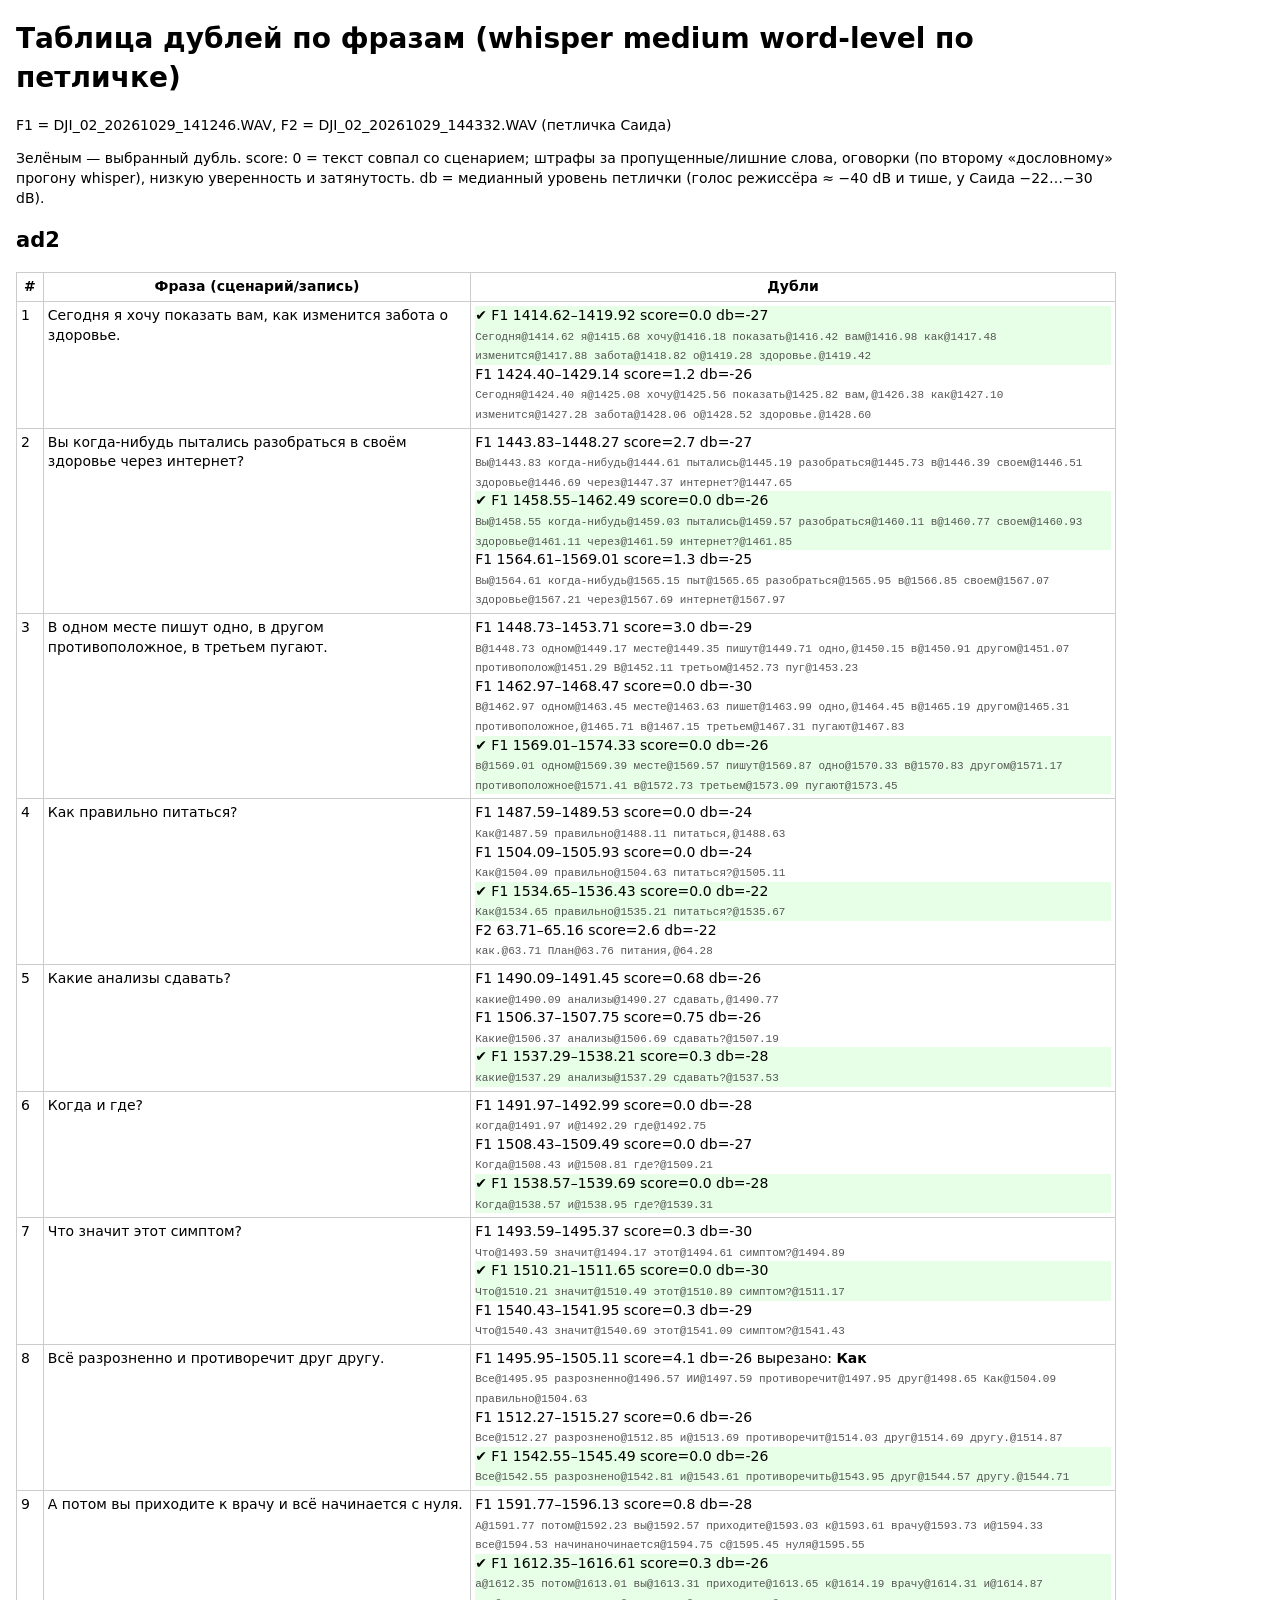
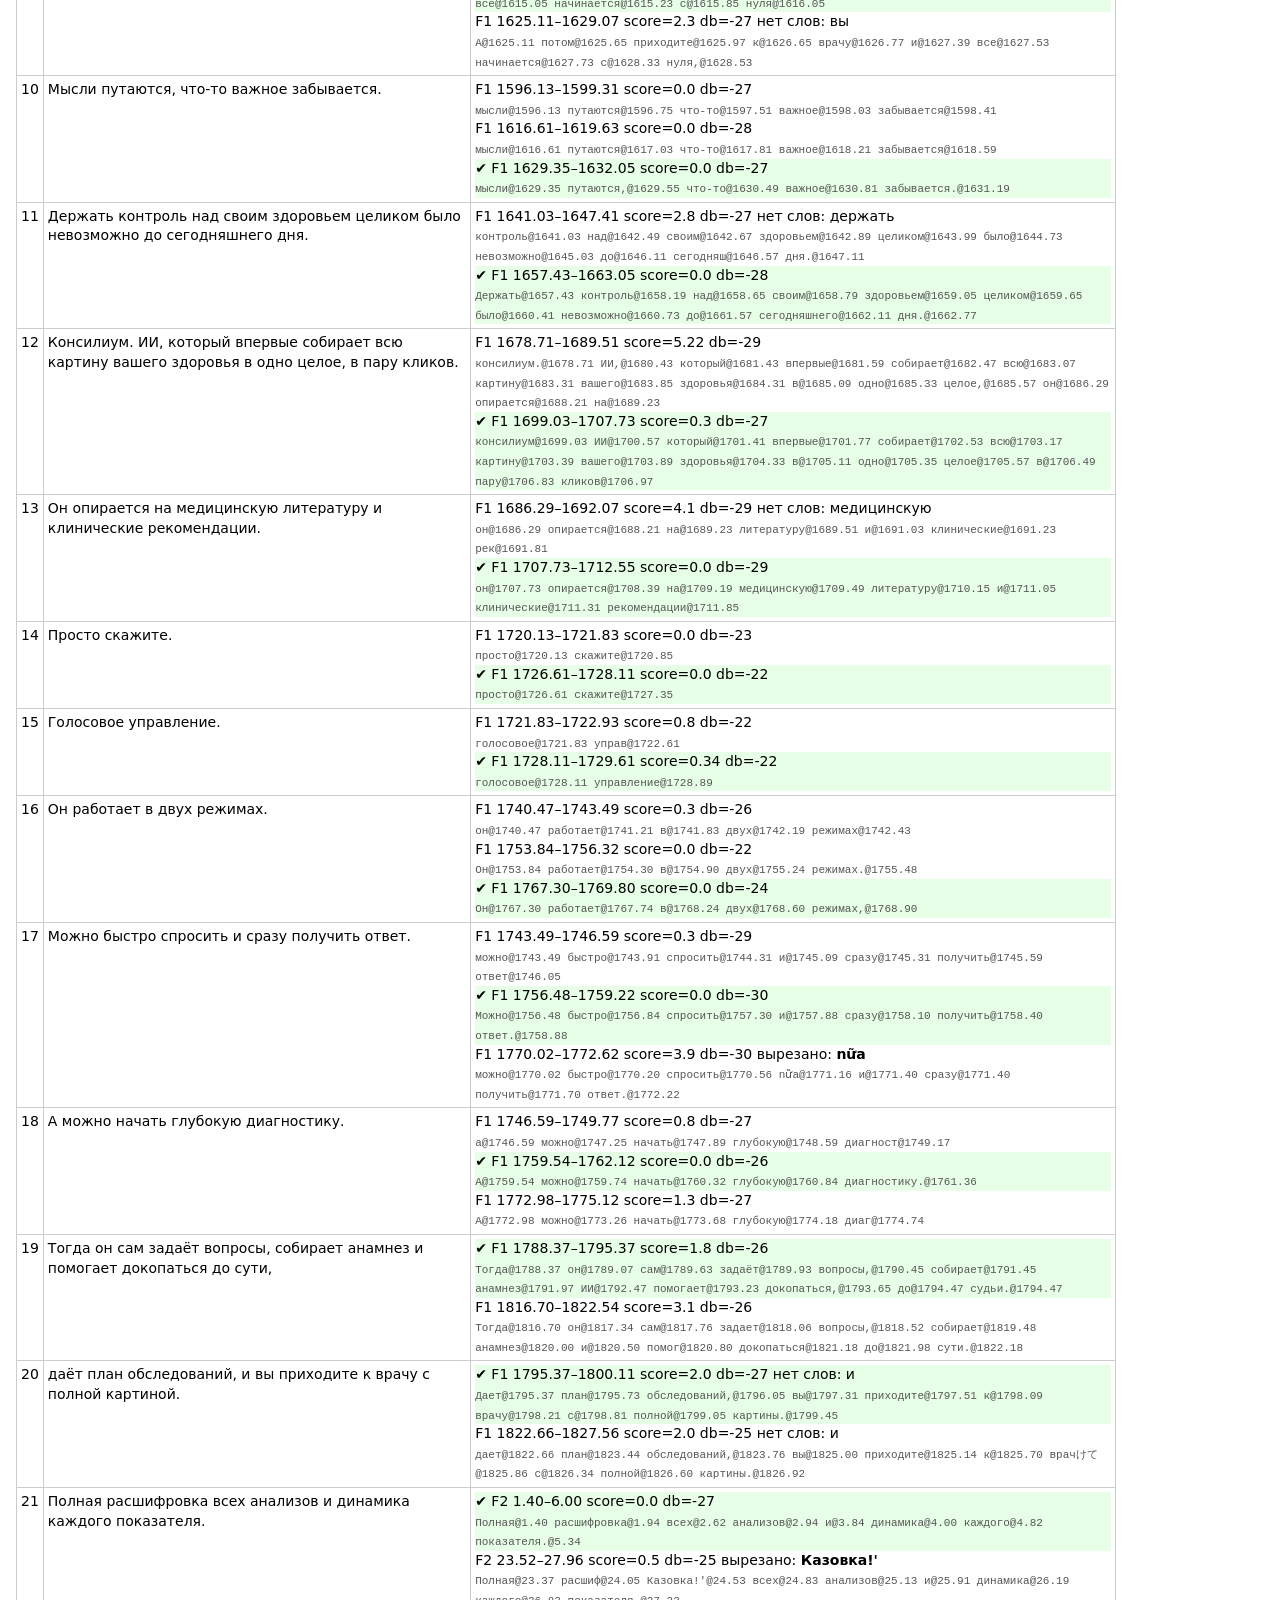
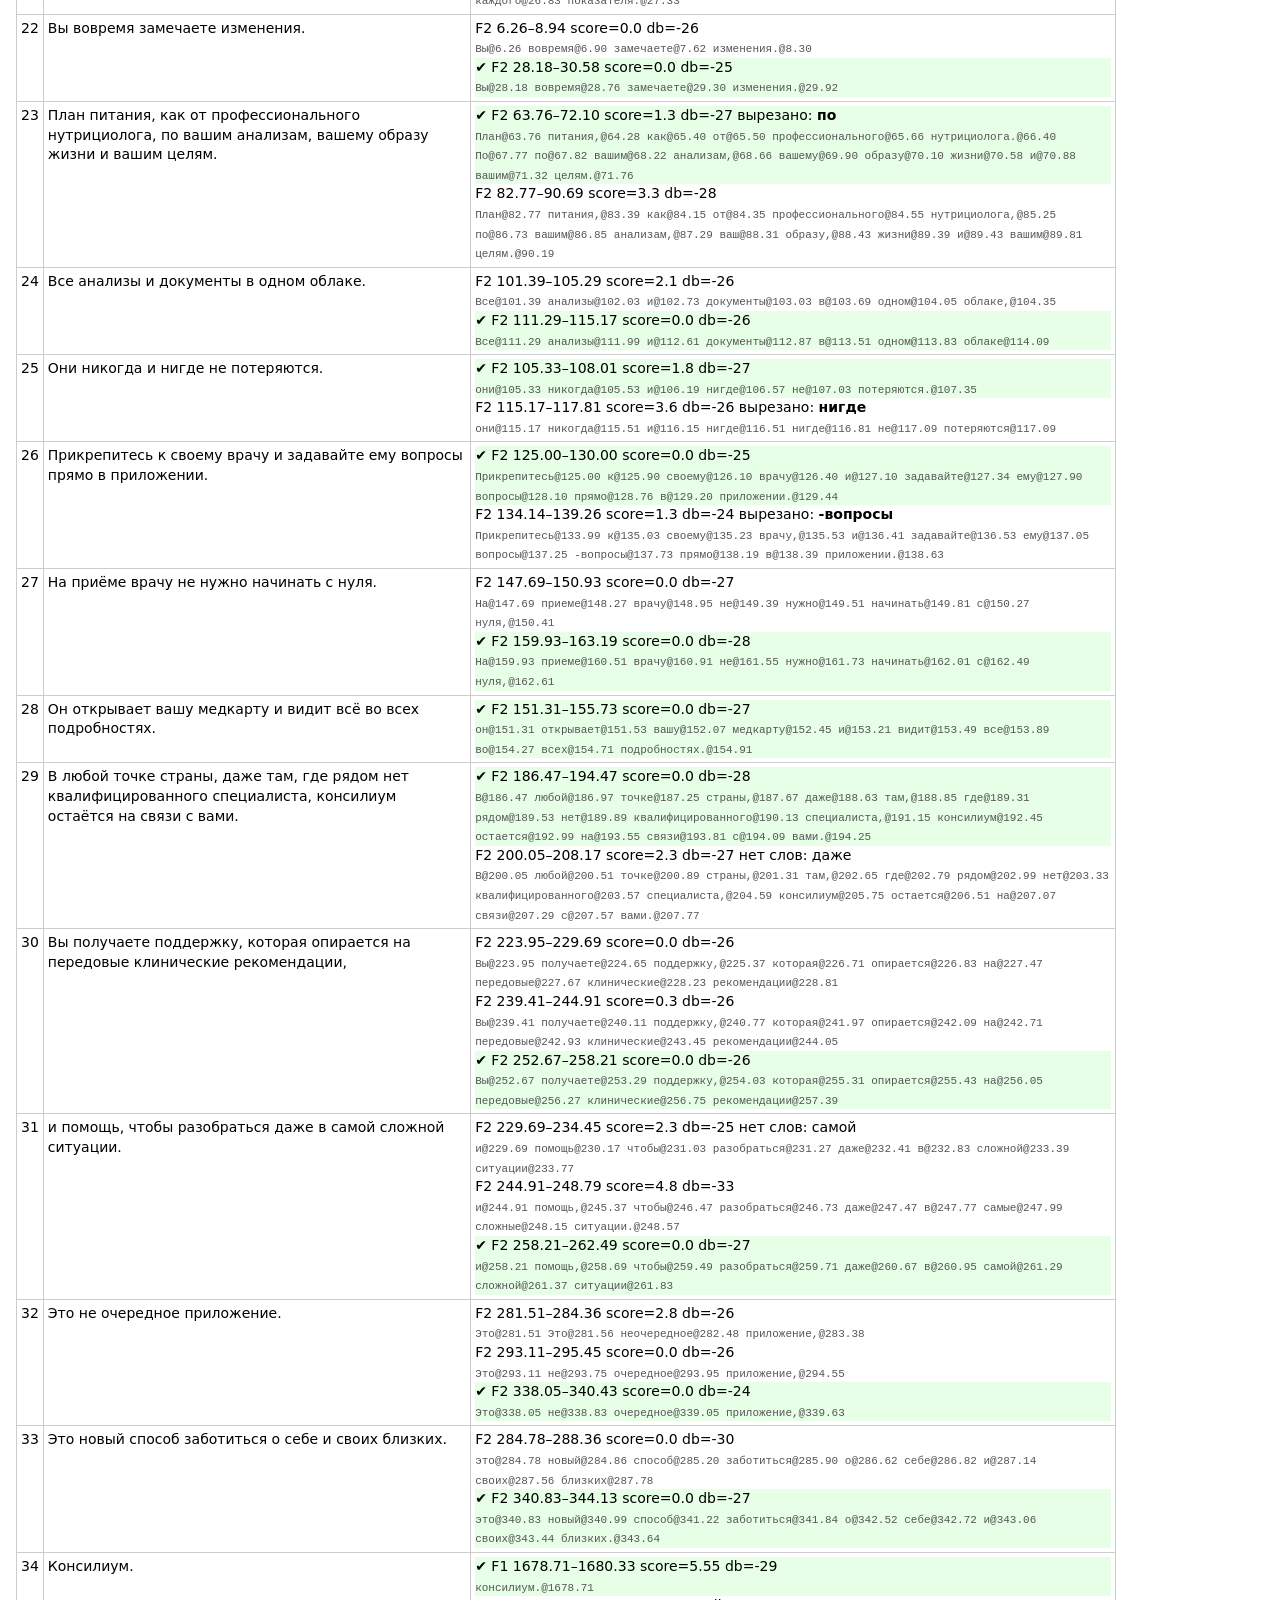
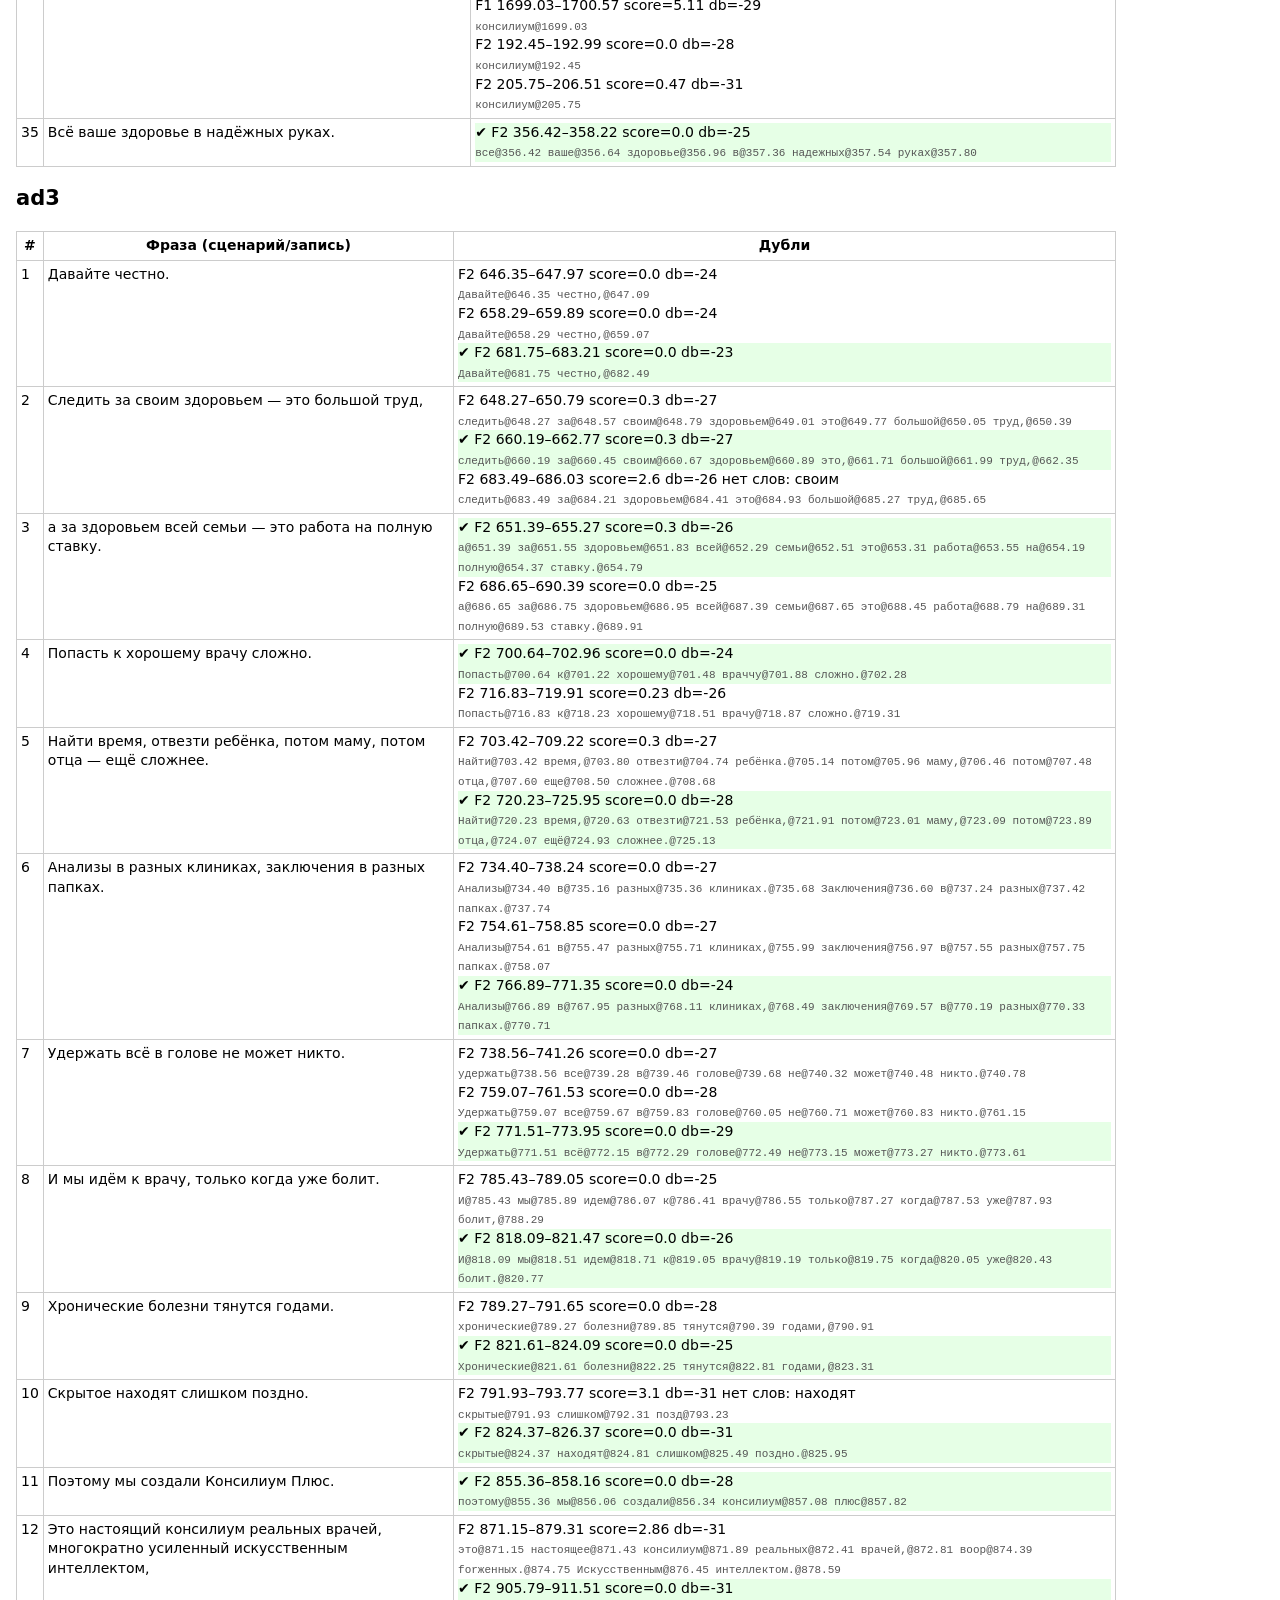
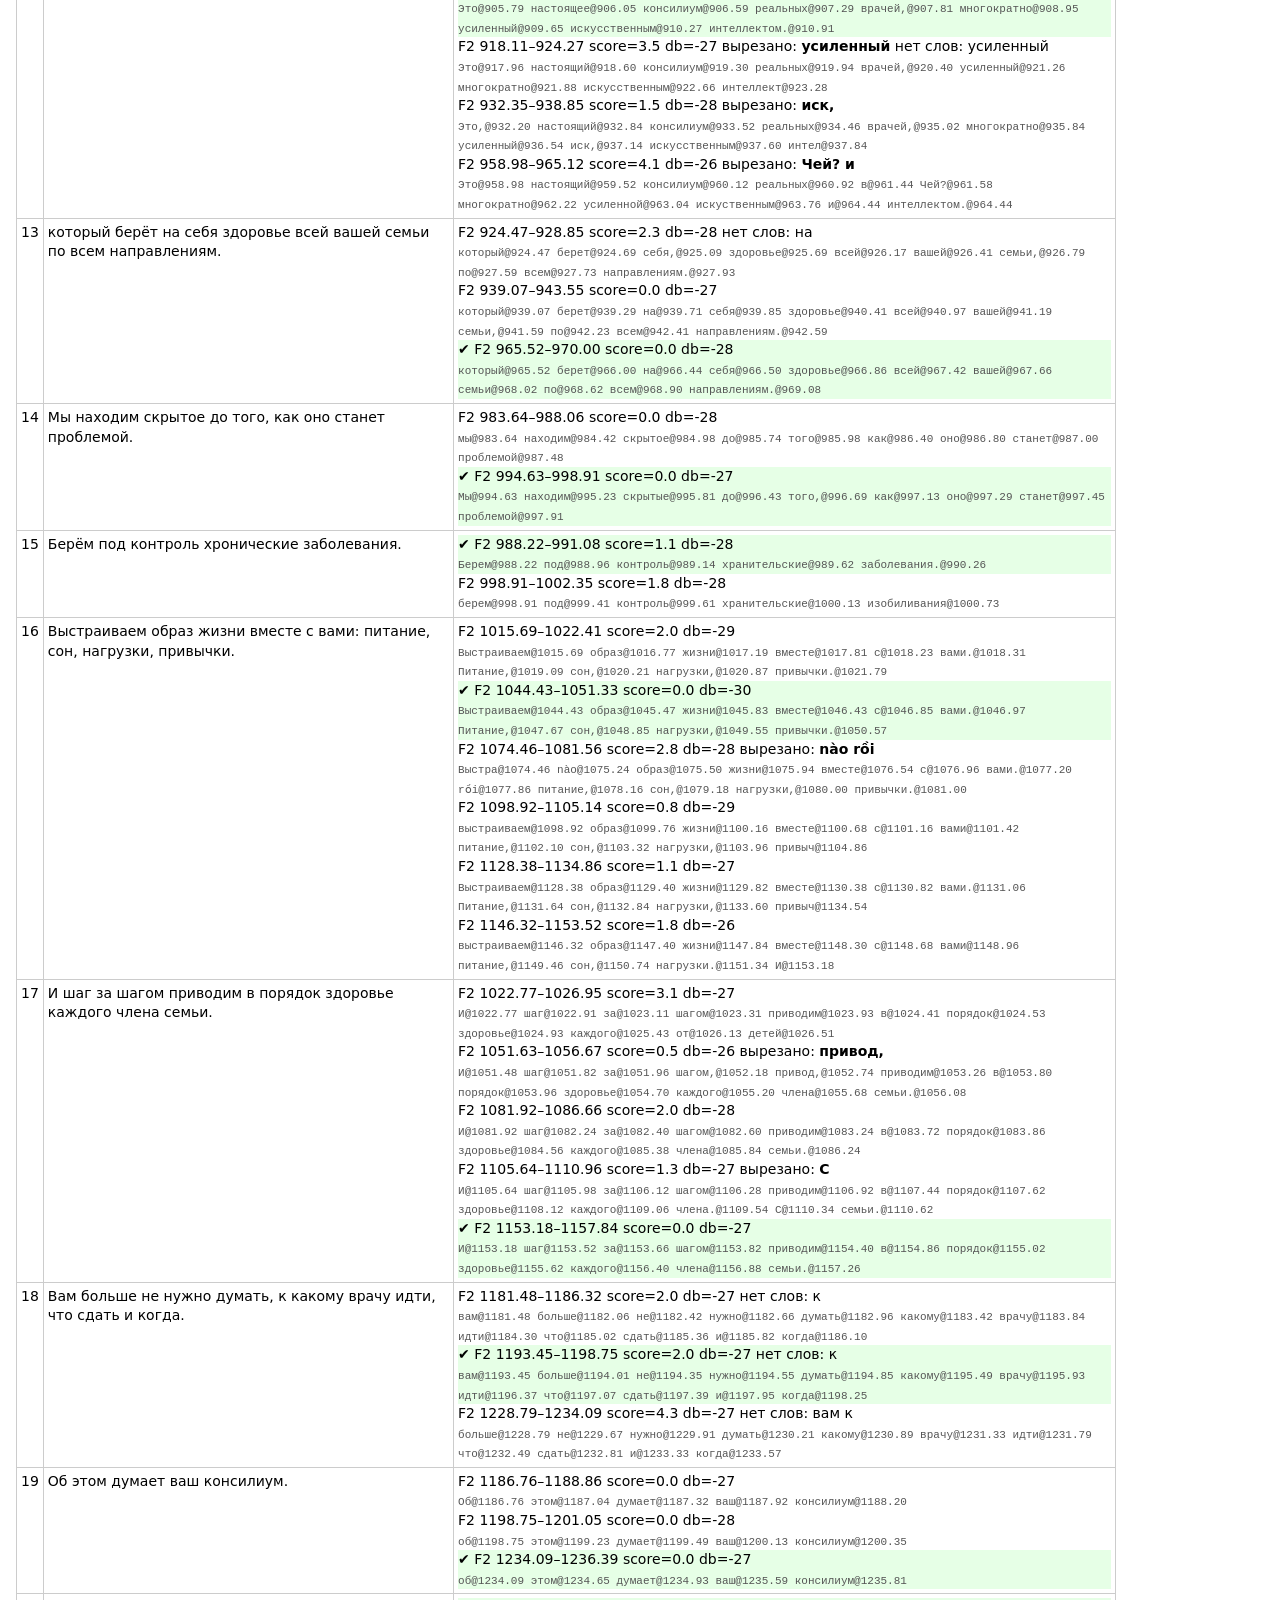
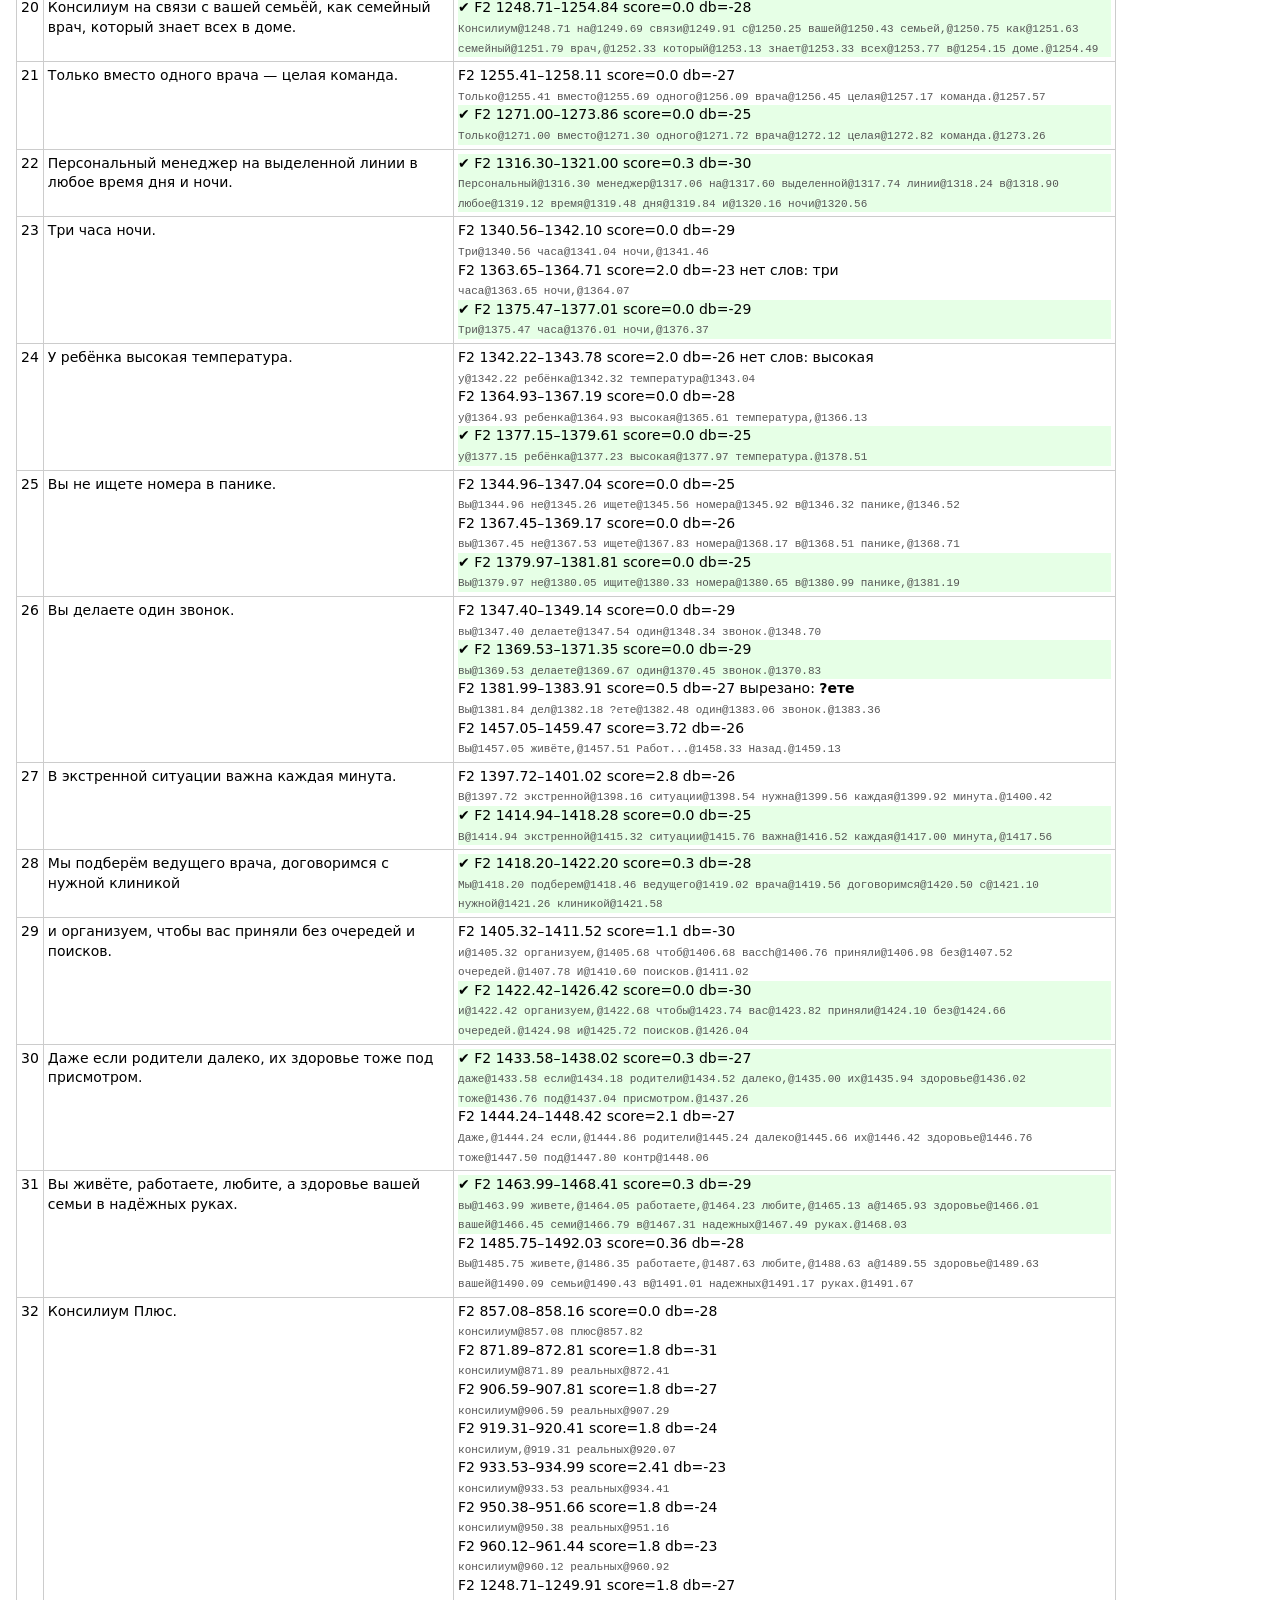
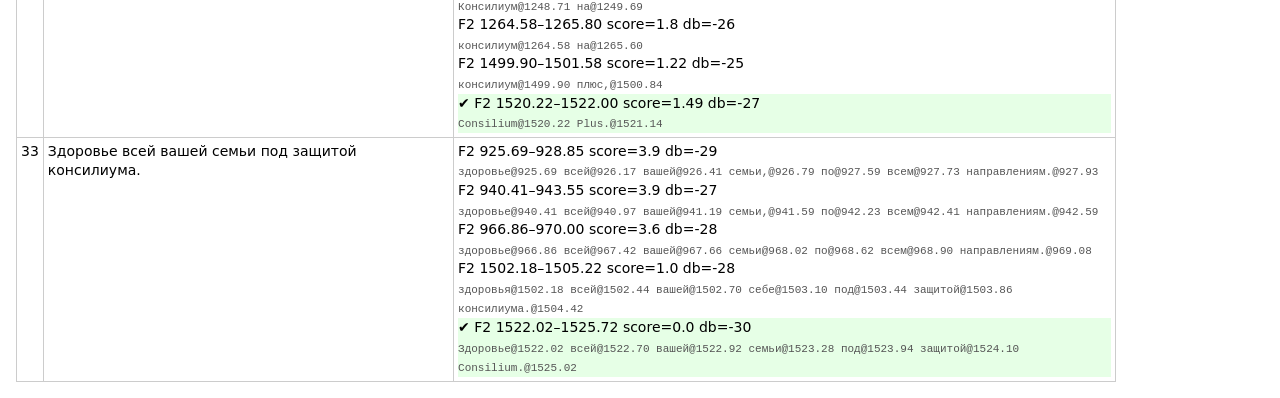
<file: ads/ad23/takes_v2.html>
<!doctype html><meta charset=utf-8><title>Konsilium ad2/ad3 v2 — таблица дублей</title><style>body{font:14px/1.4 system-ui;margin:16px;max-width:1100px}td,th{border:1px solid #ccc;padding:4px;vertical-align:top}table{border-collapse:collapse;width:100%}.ch{background:#e6ffe6}.w{font:11px monospace;color:#555}</style>
<h1>Таблица дублей по фразам (whisper medium word-level по петличке)</h1><p>F1 = DJI_02_20261029_141246.WAV, F2 = DJI_02_20261029_144332.WAV (петличка Саида)</p><p>Зелёным — выбранный дубль. score: 0 = текст совпал со сценарием; штрафы за пропущенные/лишние слова, оговорки (по второму «дословному» прогону whisper), низкую уверенность и затянутость. db = медианный уровень петлички (голос режиссёра ≈ −40 dB и тише, у Саида −22…−30 dB).</p>
<h2>ad2</h2><table><tr><th>#</th><th>Фраза (сценарий/запись)</th><th>Дубли</th></tr>
<tr><td>1</td><td>Сегодня я хочу показать вам, как изменится забота о здоровье.</td><td><div class=ch>✔ F1 1414.62–1419.92 score=0.0 db=-27<br><span class=w>Сегодня@1414.62 я@1415.68 хочу@1416.18 показать@1416.42 вам@1416.98 как@1417.48 изменится@1417.88 забота@1418.82 о@1419.28 здоровье.@1419.42</span></div><div class=>F1 1424.40–1429.14 score=1.2 db=-26<br><span class=w>Сегодня@1424.40 я@1425.08 хочу@1425.56 показать@1425.82 вам,@1426.38 как@1427.10 изменится@1427.28 забота@1428.06 о@1428.52 здоровье.@1428.60</span></div></td></tr>
<tr><td>2</td><td>Вы когда-нибудь пытались разобраться в своём здоровье через интернет?</td><td><div class=>F1 1443.83–1448.27 score=2.7 db=-27<br><span class=w>Вы@1443.83 когда-нибудь@1444.61 пытались@1445.19 разобраться@1445.73 в@1446.39 своем@1446.51 здоровье@1446.69 через@1447.37 интернет?@1447.65</span></div><div class=ch>✔ F1 1458.55–1462.49 score=0.0 db=-26<br><span class=w>Вы@1458.55 когда-нибудь@1459.03 пытались@1459.57 разобраться@1460.11 в@1460.77 своем@1460.93 здоровье@1461.11 через@1461.59 интернет?@1461.85</span></div><div class=>F1 1564.61–1569.01 score=1.3 db=-25<br><span class=w>Вы@1564.61 когда-нибудь@1565.15 пыт@1565.65 разобраться@1565.95 в@1566.85 своем@1567.07 здоровье@1567.21 через@1567.69 интернет@1567.97</span></div></td></tr>
<tr><td>3</td><td>В одном месте пишут одно, в другом противоположное, в третьем пугают.</td><td><div class=>F1 1448.73–1453.71 score=3.0 db=-29<br><span class=w>В@1448.73 одном@1449.17 месте@1449.35 пишут@1449.71 одно,@1450.15 в@1450.91 другом@1451.07 противополож@1451.29 В@1452.11 третьом@1452.73 пуг@1453.23</span></div><div class=>F1 1462.97–1468.47 score=0.0 db=-30<br><span class=w>В@1462.97 одном@1463.45 месте@1463.63 пишет@1463.99 одно,@1464.45 в@1465.19 другом@1465.31 противоположное,@1465.71 в@1467.15 третьем@1467.31 пугают@1467.83</span></div><div class=ch>✔ F1 1569.01–1574.33 score=0.0 db=-26<br><span class=w>в@1569.01 одном@1569.39 месте@1569.57 пишут@1569.87 одно@1570.33 в@1570.83 другом@1571.17 противоположное@1571.41 в@1572.73 третьем@1573.09 пугают@1573.45</span></div></td></tr>
<tr><td>4</td><td>Как правильно питаться?</td><td><div class=>F1 1487.59–1489.53 score=0.0 db=-24<br><span class=w>Как@1487.59 правильно@1488.11 питаться,@1488.63</span></div><div class=>F1 1504.09–1505.93 score=0.0 db=-24<br><span class=w>Как@1504.09 правильно@1504.63 питаться?@1505.11</span></div><div class=ch>✔ F1 1534.65–1536.43 score=0.0 db=-22<br><span class=w>Как@1534.65 правильно@1535.21 питаться?@1535.67</span></div><div class=>F2 63.71–65.16 score=2.6 db=-22<br><span class=w>как.@63.71 План@63.76 питания,@64.28</span></div></td></tr>
<tr><td>5</td><td>Какие анализы сдавать?</td><td><div class=>F1 1490.09–1491.45 score=0.68 db=-26<br><span class=w>какие@1490.09 анализы@1490.27 сдавать,@1490.77</span></div><div class=>F1 1506.37–1507.75 score=0.75 db=-26<br><span class=w>Какие@1506.37 анализы@1506.69 сдавать?@1507.19</span></div><div class=ch>✔ F1 1537.29–1538.21 score=0.3 db=-28<br><span class=w>какие@1537.29 анализы@1537.29 сдавать?@1537.53</span></div></td></tr>
<tr><td>6</td><td>Когда и где?</td><td><div class=>F1 1491.97–1492.99 score=0.0 db=-28<br><span class=w>когда@1491.97 и@1492.29 где@1492.75</span></div><div class=>F1 1508.43–1509.49 score=0.0 db=-27<br><span class=w>Когда@1508.43 и@1508.81 где?@1509.21</span></div><div class=ch>✔ F1 1538.57–1539.69 score=0.0 db=-28<br><span class=w>Когда@1538.57 и@1538.95 где?@1539.31</span></div></td></tr>
<tr><td>7</td><td>Что значит этот симптом?</td><td><div class=>F1 1493.59–1495.37 score=0.3 db=-30<br><span class=w>Что@1493.59 значит@1494.17 этот@1494.61 симптом?@1494.89</span></div><div class=ch>✔ F1 1510.21–1511.65 score=0.0 db=-30<br><span class=w>Что@1510.21 значит@1510.49 этот@1510.89 симптом?@1511.17</span></div><div class=>F1 1540.43–1541.95 score=0.3 db=-29<br><span class=w>Что@1540.43 значит@1540.69 этот@1541.09 симптом?@1541.43</span></div></td></tr>
<tr><td>8</td><td>Всё разрозненно и противоречит друг другу.</td><td><div class=>F1 1495.95–1505.11 score=4.1 db=-26 вырезано: <b>Как</b><br><span class=w>Все@1495.95 разрозненно@1496.57 ИИ@1497.59 противоречит@1497.95 друг@1498.65 Как@1504.09 правильно@1504.63</span></div><div class=>F1 1512.27–1515.27 score=0.6 db=-26<br><span class=w>Все@1512.27 разрознено@1512.85 и@1513.69 противоречит@1514.03 друг@1514.69 другу.@1514.87</span></div><div class=ch>✔ F1 1542.55–1545.49 score=0.0 db=-26<br><span class=w>Все@1542.55 разрознено@1542.81 и@1543.61 противоречить@1543.95 друг@1544.57 другу.@1544.71</span></div></td></tr>
<tr><td>9</td><td>А потом вы приходите к врачу и всё начинается с нуля.</td><td><div class=>F1 1591.77–1596.13 score=0.8 db=-28<br><span class=w>А@1591.77 потом@1592.23 вы@1592.57 приходите@1593.03 к@1593.61 врачу@1593.73 и@1594.33 все@1594.53 начинаночинается@1594.75 с@1595.45 нуля@1595.55</span></div><div class=ch>✔ F1 1612.35–1616.61 score=0.3 db=-26<br><span class=w>а@1612.35 потом@1613.01 вы@1613.31 приходите@1613.65 к@1614.19 врачу@1614.31 и@1614.87 все@1615.05 начинается@1615.23 с@1615.85 нуля@1616.05</span></div><div class=>F1 1625.11–1629.07 score=2.3 db=-27 нет слов: вы<br><span class=w>А@1625.11 потом@1625.65 приходите@1625.97 к@1626.65 врачу@1626.77 и@1627.39 все@1627.53 начинается@1627.73 с@1628.33 нуля,@1628.53</span></div></td></tr>
<tr><td>10</td><td>Мысли путаются, что-то важное забывается.</td><td><div class=>F1 1596.13–1599.31 score=0.0 db=-27<br><span class=w>мысли@1596.13 путаются@1596.75 что-то@1597.51 важное@1598.03 забывается@1598.41</span></div><div class=>F1 1616.61–1619.63 score=0.0 db=-28<br><span class=w>мысли@1616.61 путаются@1617.03 что-то@1617.81 важное@1618.21 забывается@1618.59</span></div><div class=ch>✔ F1 1629.35–1632.05 score=0.0 db=-27<br><span class=w>мысли@1629.35 путаются,@1629.55 что-то@1630.49 важное@1630.81 забывается.@1631.19</span></div></td></tr>
<tr><td>11</td><td>Держать контроль над своим здоровьем целиком было невозможно до сегодняшнего дня.</td><td><div class=>F1 1641.03–1647.41 score=2.8 db=-27 нет слов: держать<br><span class=w>контроль@1641.03 над@1642.49 своим@1642.67 здоровьем@1642.89 целиком@1643.99 было@1644.73 невозможно@1645.03 до@1646.11 сегодняш@1646.57 дня.@1647.11</span></div><div class=ch>✔ F1 1657.43–1663.05 score=0.0 db=-28<br><span class=w>Держать@1657.43 контроль@1658.19 над@1658.65 своим@1658.79 здоровьем@1659.05 целиком@1659.65 было@1660.41 невозможно@1660.73 до@1661.57 сегодняшнего@1662.11 дня.@1662.77</span></div></td></tr>
<tr><td>12</td><td>Консилиум. ИИ, который впервые собирает всю картину вашего здоровья в одно целое, в пару кликов.</td><td><div class=>F1 1678.71–1689.51 score=5.22 db=-29<br><span class=w>консилиум.@1678.71 ИИ,@1680.43 который@1681.43 впервые@1681.59 собирает@1682.47 всю@1683.07 картину@1683.31 вашего@1683.85 здоровья@1684.31 в@1685.09 одно@1685.33 целое,@1685.57 он@1686.29 опирается@1688.21 на@1689.23</span></div><div class=ch>✔ F1 1699.03–1707.73 score=0.3 db=-27<br><span class=w>консилиум@1699.03 ИИ@1700.57 который@1701.41 впервые@1701.77 собирает@1702.53 всю@1703.17 картину@1703.39 вашего@1703.89 здоровья@1704.33 в@1705.11 одно@1705.35 целое@1705.57 в@1706.49 пару@1706.83 кликов@1706.97</span></div></td></tr>
<tr><td>13</td><td>Он опирается на медицинскую литературу и клинические рекомендации.</td><td><div class=>F1 1686.29–1692.07 score=4.1 db=-29 нет слов: медицинскую<br><span class=w>он@1686.29 опирается@1688.21 на@1689.23 литературу@1689.51 и@1691.03 клинические@1691.23 рек@1691.81</span></div><div class=ch>✔ F1 1707.73–1712.55 score=0.0 db=-29<br><span class=w>он@1707.73 опирается@1708.39 на@1709.19 медицинскую@1709.49 литературу@1710.15 и@1711.05 клинические@1711.31 рекомендации@1711.85</span></div></td></tr>
<tr><td>14</td><td>Просто скажите.</td><td><div class=>F1 1720.13–1721.83 score=0.0 db=-23<br><span class=w>просто@1720.13 скажите@1720.85</span></div><div class=ch>✔ F1 1726.61–1728.11 score=0.0 db=-22<br><span class=w>просто@1726.61 скажите@1727.35</span></div></td></tr>
<tr><td>15</td><td>Голосовое управление.</td><td><div class=>F1 1721.83–1722.93 score=0.8 db=-22<br><span class=w>голосовое@1721.83 управ@1722.61</span></div><div class=ch>✔ F1 1728.11–1729.61 score=0.34 db=-22<br><span class=w>голосовое@1728.11 управление@1728.89</span></div></td></tr>
<tr><td>16</td><td>Он работает в двух режимах.</td><td><div class=>F1 1740.47–1743.49 score=0.3 db=-26<br><span class=w>он@1740.47 работает@1741.21 в@1741.83 двух@1742.19 режимах@1742.43</span></div><div class=>F1 1753.84–1756.32 score=0.0 db=-22<br><span class=w>Он@1753.84 работает@1754.30 в@1754.90 двух@1755.24 режимах.@1755.48</span></div><div class=ch>✔ F1 1767.30–1769.80 score=0.0 db=-24<br><span class=w>Он@1767.30 работает@1767.74 в@1768.24 двух@1768.60 режимах,@1768.90</span></div></td></tr>
<tr><td>17</td><td>Можно быстро спросить и сразу получить ответ.</td><td><div class=>F1 1743.49–1746.59 score=0.3 db=-29<br><span class=w>можно@1743.49 быстро@1743.91 спросить@1744.31 и@1745.09 сразу@1745.31 получить@1745.59 ответ@1746.05</span></div><div class=ch>✔ F1 1756.48–1759.22 score=0.0 db=-30<br><span class=w>Можно@1756.48 быстро@1756.84 спросить@1757.30 и@1757.88 сразу@1758.10 получить@1758.40 ответ.@1758.88</span></div><div class=>F1 1770.02–1772.62 score=3.9 db=-30 вырезано: <b>nữa</b><br><span class=w>можно@1770.02 быстро@1770.20 спросить@1770.56 nữa@1771.16 и@1771.40 сразу@1771.40 получить@1771.70 ответ.@1772.22</span></div></td></tr>
<tr><td>18</td><td>А можно начать глубокую диагностику.</td><td><div class=>F1 1746.59–1749.77 score=0.8 db=-27<br><span class=w>а@1746.59 можно@1747.25 начать@1747.89 глубокую@1748.59 диагност@1749.17</span></div><div class=ch>✔ F1 1759.54–1762.12 score=0.0 db=-26<br><span class=w>А@1759.54 можно@1759.74 начать@1760.32 глубокую@1760.84 диагностику.@1761.36</span></div><div class=>F1 1772.98–1775.12 score=1.3 db=-27<br><span class=w>А@1772.98 можно@1773.26 начать@1773.68 глубокую@1774.18 диаг@1774.74</span></div></td></tr>
<tr><td>19</td><td>Тогда он сам задаёт вопросы, собирает анамнез и помогает докопаться до сути,</td><td><div class=ch>✔ F1 1788.37–1795.37 score=1.8 db=-26<br><span class=w>Тогда@1788.37 он@1789.07 сам@1789.63 задаёт@1789.93 вопросы,@1790.45 собирает@1791.45 анамнез@1791.97 ИИ@1792.47 помогает@1793.23 докопаться,@1793.65 до@1794.47 судьи.@1794.47</span></div><div class=>F1 1816.70–1822.54 score=3.1 db=-26<br><span class=w>Тогда@1816.70 он@1817.34 сам@1817.76 задает@1818.06 вопросы,@1818.52 собирает@1819.48 анамнез@1820.00 и@1820.50 помог@1820.80 докопаться@1821.18 до@1821.98 сути.@1822.18</span></div></td></tr>
<tr><td>20</td><td>даёт план обследований, и вы приходите к врачу с полной картиной.</td><td><div class=ch>✔ F1 1795.37–1800.11 score=2.0 db=-27 нет слов: и<br><span class=w>Дает@1795.37 план@1795.73 обследований,@1796.05 вы@1797.31 приходите@1797.51 к@1798.09 врачу@1798.21 с@1798.81 полной@1799.05 картины.@1799.45</span></div><div class=>F1 1822.66–1827.56 score=2.0 db=-25 нет слов: и<br><span class=w>дает@1822.66 план@1823.44 обследований,@1823.76 вы@1825.00 приходите@1825.14 к@1825.70 врачけて@1825.86 с@1826.34 полной@1826.60 картины.@1826.92</span></div></td></tr>
<tr><td>21</td><td>Полная расшифровка всех анализов и динамика каждого показателя.</td><td><div class=ch>✔ F2 1.40–6.00 score=0.0 db=-27<br><span class=w>Полная@1.40 расшифровка@1.94 всех@2.62 анализов@2.94 и@3.84 динамика@4.00 каждого@4.82 показателя.@5.34</span></div><div class=>F2 23.52–27.96 score=0.5 db=-25 вырезано: <b>Казовка!&#x27;</b><br><span class=w>Полная@23.37 расшиф@24.05 Казовка!&#x27;@24.53 всех@24.83 анализов@25.13 и@25.91 динамика@26.19 каждого@26.83 показателя.@27.33</span></div></td></tr>
<tr><td>22</td><td>Вы вовремя замечаете изменения.</td><td><div class=>F2 6.26–8.94 score=0.0 db=-26<br><span class=w>Вы@6.26 вовремя@6.90 замечаете@7.62 изменения.@8.30</span></div><div class=ch>✔ F2 28.18–30.58 score=0.0 db=-25<br><span class=w>Вы@28.18 вовремя@28.76 замечаете@29.30 изменения.@29.92</span></div></td></tr>
<tr><td>23</td><td>План питания, как от профессионального нутрициолога, по вашим анализам, вашему образу жизни и вашим целям.</td><td><div class=ch>✔ F2 63.76–72.10 score=1.3 db=-27 вырезано: <b>по</b><br><span class=w>План@63.76 питания,@64.28 как@65.40 от@65.50 профессионального@65.66 нутрициолога.@66.40 По@67.77 по@67.82 вашим@68.22 анализам,@68.66 вашему@69.90 образу@70.10 жизни@70.58 и@70.88 вашим@71.32 целям.@71.76</span></div><div class=>F2 82.77–90.69 score=3.3 db=-28<br><span class=w>План@82.77 питания,@83.39 как@84.15 от@84.35 профессионального@84.55 нутрициолога,@85.25 по@86.73 вашим@86.85 анализам,@87.29 ваш@88.31 образу,@88.43 жизни@89.39 и@89.43 вашим@89.81 целям.@90.19</span></div></td></tr>
<tr><td>24</td><td>Все анализы и документы в одном облаке.</td><td><div class=>F2 101.39–105.29 score=2.1 db=-26<br><span class=w>Все@101.39 анализы@102.03 и@102.73 документы@103.03 в@103.69 одном@104.05 облаке,@104.35</span></div><div class=ch>✔ F2 111.29–115.17 score=0.0 db=-26<br><span class=w>Все@111.29 анализы@111.99 и@112.61 документы@112.87 в@113.51 одном@113.83 облаке@114.09</span></div></td></tr>
<tr><td>25</td><td>Они никогда и нигде не потеряются.</td><td><div class=ch>✔ F2 105.33–108.01 score=1.8 db=-27<br><span class=w>они@105.33 никогда@105.53 и@106.19 нигде@106.57 не@107.03 потеряются.@107.35</span></div><div class=>F2 115.17–117.81 score=3.6 db=-26 вырезано: <b>нигде</b><br><span class=w>они@115.17 никогда@115.51 и@116.15 нигде@116.51 нигде@116.81 не@117.09 потеряются@117.09</span></div></td></tr>
<tr><td>26</td><td>Прикрепитесь к своему врачу и задавайте ему вопросы прямо в приложении.</td><td><div class=ch>✔ F2 125.00–130.00 score=0.0 db=-25<br><span class=w>Прикрепитесь@125.00 к@125.90 своему@126.10 врачу@126.40 и@127.10 задавайте@127.34 ему@127.90 вопросы@128.10 прямо@128.76 в@129.20 приложении.@129.44</span></div><div class=>F2 134.14–139.26 score=1.3 db=-24 вырезано: <b>-вопросы</b><br><span class=w>Прикрепитесь@133.99 к@135.03 своему@135.23 врачу,@135.53 и@136.41 задавайте@136.53 ему@137.05 вопросы@137.25 -вопросы@137.73 прямо@138.19 в@138.39 приложении.@138.63</span></div></td></tr>
<tr><td>27</td><td>На приёме врачу не нужно начинать с нуля.</td><td><div class=>F2 147.69–150.93 score=0.0 db=-27<br><span class=w>На@147.69 приеме@148.27 врачу@148.95 не@149.39 нужно@149.51 начинать@149.81 с@150.27 нуля,@150.41</span></div><div class=ch>✔ F2 159.93–163.19 score=0.0 db=-28<br><span class=w>На@159.93 приеме@160.51 врачу@160.91 не@161.55 нужно@161.73 начинать@162.01 с@162.49 нуля,@162.61</span></div></td></tr>
<tr><td>28</td><td>Он открывает вашу медкарту и видит всё во всех подробностях.</td><td><div class=ch>✔ F2 151.31–155.73 score=0.0 db=-27<br><span class=w>он@151.31 открывает@151.53 вашу@152.07 медкарту@152.45 и@153.21 видит@153.49 все@153.89 во@154.27 всех@154.71 подробностях.@154.91</span></div></td></tr>
<tr><td>29</td><td>В любой точке страны, даже там, где рядом нет квалифицированного специалиста, консилиум остаётся на связи с вами.</td><td><div class=ch>✔ F2 186.47–194.47 score=0.0 db=-28<br><span class=w>В@186.47 любой@186.97 точке@187.25 страны,@187.67 даже@188.63 там,@188.85 где@189.31 рядом@189.53 нет@189.89 квалифицированного@190.13 специалиста,@191.15 консилиум@192.45 остается@192.99 на@193.55 связи@193.81 с@194.09 вами.@194.25</span></div><div class=>F2 200.05–208.17 score=2.3 db=-27 нет слов: даже<br><span class=w>В@200.05 любой@200.51 точке@200.89 страны,@201.31 там,@202.65 где@202.79 рядом@202.99 нет@203.33 квалифицированного@203.57 специалиста,@204.59 консилиум@205.75 остается@206.51 на@207.07 связи@207.29 с@207.57 вами.@207.77</span></div></td></tr>
<tr><td>30</td><td>Вы получаете поддержку, которая опирается на передовые клинические рекомендации,</td><td><div class=>F2 223.95–229.69 score=0.0 db=-26<br><span class=w>Вы@223.95 получаете@224.65 поддержку,@225.37 которая@226.71 опирается@226.83 на@227.47 передовые@227.67 клинические@228.23 рекомендации@228.81</span></div><div class=>F2 239.41–244.91 score=0.3 db=-26<br><span class=w>Вы@239.41 получаете@240.11 поддержку,@240.77 которая@241.97 опирается@242.09 на@242.71 передовые@242.93 клинические@243.45 рекомендации@244.05</span></div><div class=ch>✔ F2 252.67–258.21 score=0.0 db=-26<br><span class=w>Вы@252.67 получаете@253.29 поддержку,@254.03 которая@255.31 опирается@255.43 на@256.05 передовые@256.27 клинические@256.75 рекомендации@257.39</span></div></td></tr>
<tr><td>31</td><td>и помощь, чтобы разобраться даже в самой сложной ситуации.</td><td><div class=>F2 229.69–234.45 score=2.3 db=-25 нет слов: самой<br><span class=w>и@229.69 помощь@230.17 чтобы@231.03 разобраться@231.27 даже@232.41 в@232.83 сложной@233.39 ситуации@233.77</span></div><div class=>F2 244.91–248.79 score=4.8 db=-33<br><span class=w>и@244.91 помощь,@245.37 чтобы@246.47 разобраться@246.73 даже@247.47 в@247.77 самые@247.99 сложные@248.15 ситуации.@248.57</span></div><div class=ch>✔ F2 258.21–262.49 score=0.0 db=-27<br><span class=w>и@258.21 помощь,@258.69 чтобы@259.49 разобраться@259.71 даже@260.67 в@260.95 самой@261.29 сложной@261.37 ситуации@261.83</span></div></td></tr>
<tr><td>32</td><td>Это не очередное приложение.</td><td><div class=>F2 281.51–284.36 score=2.8 db=-26<br><span class=w>Это@281.51 Это@281.56 неочередное@282.48 приложение,@283.38</span></div><div class=>F2 293.11–295.45 score=0.0 db=-26<br><span class=w>Это@293.11 не@293.75 очередное@293.95 приложение,@294.55</span></div><div class=ch>✔ F2 338.05–340.43 score=0.0 db=-24<br><span class=w>Это@338.05 не@338.83 очередное@339.05 приложение,@339.63</span></div></td></tr>
<tr><td>33</td><td>Это новый способ заботиться о себе и своих близких.</td><td><div class=>F2 284.78–288.36 score=0.0 db=-30<br><span class=w>это@284.78 новый@284.86 способ@285.20 заботиться@285.90 о@286.62 себе@286.82 и@287.14 своих@287.56 близких@287.78</span></div><div class=ch>✔ F2 340.83–344.13 score=0.0 db=-27<br><span class=w>это@340.83 новый@340.99 способ@341.22 заботиться@341.84 о@342.52 себе@342.72 и@343.06 своих@343.44 близких.@343.64</span></div></td></tr>
<tr><td>34</td><td>Консилиум.</td><td><div class=ch>✔ F1 1678.71–1680.33 score=5.55 db=-29<br><span class=w>консилиум.@1678.71</span></div><div class=>F1 1699.03–1700.57 score=5.11 db=-29<br><span class=w>консилиум@1699.03</span></div><div class=>F2 192.45–192.99 score=0.0 db=-28<br><span class=w>консилиум@192.45</span></div><div class=>F2 205.75–206.51 score=0.47 db=-31<br><span class=w>консилиум@205.75</span></div></td></tr>
<tr><td>35</td><td>Всё ваше здоровье в надёжных руках.</td><td><div class=ch>✔ F2 356.42–358.22 score=0.0 db=-25<br><span class=w>все@356.42 ваше@356.64 здоровье@356.96 в@357.36 надежных@357.54 руках@357.80</span></div></td></tr>
</table>
<h2>ad3</h2><table><tr><th>#</th><th>Фраза (сценарий/запись)</th><th>Дубли</th></tr>
<tr><td>1</td><td>Давайте честно.</td><td><div class=>F2 646.35–647.97 score=0.0 db=-24<br><span class=w>Давайте@646.35 честно,@647.09</span></div><div class=>F2 658.29–659.89 score=0.0 db=-24<br><span class=w>Давайте@658.29 честно,@659.07</span></div><div class=ch>✔ F2 681.75–683.21 score=0.0 db=-23<br><span class=w>Давайте@681.75 честно,@682.49</span></div></td></tr>
<tr><td>2</td><td>Следить за своим здоровьем — это большой труд,</td><td><div class=>F2 648.27–650.79 score=0.3 db=-27<br><span class=w>следить@648.27 за@648.57 своим@648.79 здоровьем@649.01 это@649.77 большой@650.05 труд,@650.39</span></div><div class=ch>✔ F2 660.19–662.77 score=0.3 db=-27<br><span class=w>следить@660.19 за@660.45 своим@660.67 здоровьем@660.89 это,@661.71 большой@661.99 труд,@662.35</span></div><div class=>F2 683.49–686.03 score=2.6 db=-26 нет слов: своим<br><span class=w>следить@683.49 за@684.21 здоровьем@684.41 это@684.93 большой@685.27 труд,@685.65</span></div></td></tr>
<tr><td>3</td><td>а за здоровьем всей семьи — это работа на полную ставку.</td><td><div class=ch>✔ F2 651.39–655.27 score=0.3 db=-26<br><span class=w>а@651.39 за@651.55 здоровьем@651.83 всей@652.29 семьи@652.51 это@653.31 работа@653.55 на@654.19 полную@654.37 ставку.@654.79</span></div><div class=>F2 686.65–690.39 score=0.0 db=-25<br><span class=w>а@686.65 за@686.75 здоровьем@686.95 всей@687.39 семьи@687.65 это@688.45 работа@688.79 на@689.31 полную@689.53 ставку.@689.91</span></div></td></tr>
<tr><td>4</td><td>Попасть к хорошему врачу сложно.</td><td><div class=ch>✔ F2 700.64–702.96 score=0.0 db=-24<br><span class=w>Попасть@700.64 к@701.22 хорошему@701.48 враччу@701.88 сложно.@702.28</span></div><div class=>F2 716.83–719.91 score=0.23 db=-26<br><span class=w>Попасть@716.83 к@718.23 хорошему@718.51 врачу@718.87 сложно.@719.31</span></div></td></tr>
<tr><td>5</td><td>Найти время, отвезти ребёнка, потом маму, потом отца — ещё сложнее.</td><td><div class=>F2 703.42–709.22 score=0.3 db=-27<br><span class=w>Найти@703.42 время,@703.80 отвезти@704.74 ребёнка.@705.14 потом@705.96 маму,@706.46 потом@707.48 отца,@707.60 еще@708.50 сложнее.@708.68</span></div><div class=ch>✔ F2 720.23–725.95 score=0.0 db=-28<br><span class=w>Найти@720.23 время,@720.63 отвезти@721.53 ребёнка,@721.91 потом@723.01 маму,@723.09 потом@723.89 отца,@724.07 ещё@724.93 сложнее.@725.13</span></div></td></tr>
<tr><td>6</td><td>Анализы в разных клиниках, заключения в разных папках.</td><td><div class=>F2 734.40–738.24 score=0.0 db=-27<br><span class=w>Анализы@734.40 в@735.16 разных@735.36 клиниках.@735.68 Заключения@736.60 в@737.24 разных@737.42 папках.@737.74</span></div><div class=>F2 754.61–758.85 score=0.0 db=-27<br><span class=w>Анализы@754.61 в@755.47 разных@755.71 клиниках,@755.99 заключения@756.97 в@757.55 разных@757.75 папках.@758.07</span></div><div class=ch>✔ F2 766.89–771.35 score=0.0 db=-24<br><span class=w>Анализы@766.89 в@767.95 разных@768.11 клиниках,@768.49 заключения@769.57 в@770.19 разных@770.33 папках.@770.71</span></div></td></tr>
<tr><td>7</td><td>Удержать всё в голове не может никто.</td><td><div class=>F2 738.56–741.26 score=0.0 db=-27<br><span class=w>удержать@738.56 все@739.28 в@739.46 голове@739.68 не@740.32 может@740.48 никто.@740.78</span></div><div class=>F2 759.07–761.53 score=0.0 db=-28<br><span class=w>Удержать@759.07 все@759.67 в@759.83 голове@760.05 не@760.71 может@760.83 никто.@761.15</span></div><div class=ch>✔ F2 771.51–773.95 score=0.0 db=-29<br><span class=w>Удержать@771.51 всё@772.15 в@772.29 голове@772.49 не@773.15 может@773.27 никто.@773.61</span></div></td></tr>
<tr><td>8</td><td>И мы идём к врачу, только когда уже болит.</td><td><div class=>F2 785.43–789.05 score=0.0 db=-25<br><span class=w>И@785.43 мы@785.89 идем@786.07 к@786.41 врачу@786.55 только@787.27 когда@787.53 уже@787.93 болит,@788.29</span></div><div class=ch>✔ F2 818.09–821.47 score=0.0 db=-26<br><span class=w>И@818.09 мы@818.51 идем@818.71 к@819.05 врачу@819.19 только@819.75 когда@820.05 уже@820.43 болит.@820.77</span></div></td></tr>
<tr><td>9</td><td>Хронические болезни тянутся годами.</td><td><div class=>F2 789.27–791.65 score=0.0 db=-28<br><span class=w>хронические@789.27 болезни@789.85 тянутся@790.39 годами,@790.91</span></div><div class=ch>✔ F2 821.61–824.09 score=0.0 db=-25<br><span class=w>Хронические@821.61 болезни@822.25 тянутся@822.81 годами,@823.31</span></div></td></tr>
<tr><td>10</td><td>Скрытое находят слишком поздно.</td><td><div class=>F2 791.93–793.77 score=3.1 db=-31 нет слов: находят<br><span class=w>скрытые@791.93 слишком@792.31 позд@793.23</span></div><div class=ch>✔ F2 824.37–826.37 score=0.0 db=-31<br><span class=w>скрытые@824.37 находят@824.81 слишком@825.49 поздно.@825.95</span></div></td></tr>
<tr><td>11</td><td>Поэтому мы создали Консилиум Плюс.</td><td><div class=ch>✔ F2 855.36–858.16 score=0.0 db=-28<br><span class=w>поэтому@855.36 мы@856.06 создали@856.34 консилиум@857.08 плюс@857.82</span></div></td></tr>
<tr><td>12</td><td>Это настоящий консилиум реальных врачей, многократно усиленный искусственным интеллектом,</td><td><div class=>F2 871.15–879.31 score=2.86 db=-31<br><span class=w>это@871.15 настоящее@871.43 консилиум@871.89 реальных@872.41 врачей,@872.81 воор@874.39 forженных.@874.75 Искусственным@876.45 интеллектом.@878.59</span></div><div class=ch>✔ F2 905.79–911.51 score=0.0 db=-31<br><span class=w>Это@905.79 настоящее@906.05 консилиум@906.59 реальных@907.29 врачей,@907.81 многократно@908.95 усиленный@909.65 искусственным@910.27 интеллектом.@910.91</span></div><div class=>F2 918.11–924.27 score=3.5 db=-27 вырезано: <b>усиленный</b> нет слов: усиленный<br><span class=w>Это@917.96 настоящий@918.60 консилиум@919.30 реальных@919.94 врачей,@920.40 усиленный@921.26 многократно@921.88 искусственным@922.66 интеллект@923.28</span></div><div class=>F2 932.35–938.85 score=1.5 db=-28 вырезано: <b>иск,</b><br><span class=w>Это,@932.20 настоящий@932.84 консилиум@933.52 реальных@934.46 врачей,@935.02 многократно@935.84 усиленный@936.54 иск,@937.14 искусственным@937.60 интел@937.84</span></div><div class=>F2 958.98–965.12 score=4.1 db=-26 вырезано: <b>Чей? и</b><br><span class=w>Это@958.98 настоящий@959.52 консилиум@960.12 реальных@960.92 в@961.44 Чей?@961.58 многократно@962.22 усиленной@963.04 искуственным@963.76 и@964.44 интеллектом.@964.44</span></div></td></tr>
<tr><td>13</td><td>который берёт на себя здоровье всей вашей семьи по всем направлениям.</td><td><div class=>F2 924.47–928.85 score=2.3 db=-28 нет слов: на<br><span class=w>который@924.47 берет@924.69 себя,@925.09 здоровье@925.69 всей@926.17 вашей@926.41 семьи,@926.79 по@927.59 всем@927.73 направлениям.@927.93</span></div><div class=>F2 939.07–943.55 score=0.0 db=-27<br><span class=w>который@939.07 берет@939.29 на@939.71 себя@939.85 здоровье@940.41 всей@940.97 вашей@941.19 семьи,@941.59 по@942.23 всем@942.41 направлениям.@942.59</span></div><div class=ch>✔ F2 965.52–970.00 score=0.0 db=-28<br><span class=w>который@965.52 берет@966.00 на@966.44 себя@966.50 здоровье@966.86 всей@967.42 вашей@967.66 семьи@968.02 по@968.62 всем@968.90 направлениям.@969.08</span></div></td></tr>
<tr><td>14</td><td>Мы находим скрытое до того, как оно станет проблемой.</td><td><div class=>F2 983.64–988.06 score=0.0 db=-28<br><span class=w>мы@983.64 находим@984.42 скрытое@984.98 до@985.74 того@985.98 как@986.40 оно@986.80 станет@987.00 проблемой@987.48</span></div><div class=ch>✔ F2 994.63–998.91 score=0.0 db=-27<br><span class=w>Мы@994.63 находим@995.23 скрытые@995.81 до@996.43 того,@996.69 как@997.13 оно@997.29 станет@997.45 проблемой@997.91</span></div></td></tr>
<tr><td>15</td><td>Берём под контроль хронические заболевания.</td><td><div class=ch>✔ F2 988.22–991.08 score=1.1 db=-28<br><span class=w>Берем@988.22 под@988.96 контроль@989.14 хранительские@989.62 заболевания.@990.26</span></div><div class=>F2 998.91–1002.35 score=1.8 db=-28<br><span class=w>берем@998.91 под@999.41 контроль@999.61 хранительские@1000.13 изобиливания@1000.73</span></div></td></tr>
<tr><td>16</td><td>Выстраиваем образ жизни вместе с вами: питание, сон, нагрузки, привычки.</td><td><div class=>F2 1015.69–1022.41 score=2.0 db=-29<br><span class=w>Выстраиваем@1015.69 образ@1016.77 жизни@1017.19 вместе@1017.81 с@1018.23 вами.@1018.31 Питание,@1019.09 сон,@1020.21 нагрузки,@1020.87 привычки.@1021.79</span></div><div class=ch>✔ F2 1044.43–1051.33 score=0.0 db=-30<br><span class=w>Выстраиваем@1044.43 образ@1045.47 жизни@1045.83 вместе@1046.43 с@1046.85 вами.@1046.97 Питание,@1047.67 сон,@1048.85 нагрузки,@1049.55 привычки.@1050.57</span></div><div class=>F2 1074.46–1081.56 score=2.8 db=-28 вырезано: <b>nào rồi</b><br><span class=w>Выстра@1074.46 nào@1075.24 образ@1075.50 жизни@1075.94 вместе@1076.54 с@1076.96 вами.@1077.20 rồi@1077.86 питание,@1078.16 сон,@1079.18 нагрузки,@1080.00 привычки.@1081.00</span></div><div class=>F2 1098.92–1105.14 score=0.8 db=-29<br><span class=w>выстраиваем@1098.92 образ@1099.76 жизни@1100.16 вместе@1100.68 с@1101.16 вами@1101.42 питание,@1102.10 сон,@1103.32 нагрузки,@1103.96 привыч@1104.86</span></div><div class=>F2 1128.38–1134.86 score=1.1 db=-27<br><span class=w>Выстраиваем@1128.38 образ@1129.40 жизни@1129.82 вместе@1130.38 с@1130.82 вами.@1131.06 Питание,@1131.64 сон,@1132.84 нагрузки,@1133.60 привыч@1134.54</span></div><div class=>F2 1146.32–1153.52 score=1.8 db=-26<br><span class=w>выстраиваем@1146.32 образ@1147.40 жизни@1147.84 вместе@1148.30 с@1148.68 вами@1148.96 питание,@1149.46 сон,@1150.74 нагрузки.@1151.34 И@1153.18</span></div></td></tr>
<tr><td>17</td><td>И шаг за шагом приводим в порядок здоровье каждого члена семьи.</td><td><div class=>F2 1022.77–1026.95 score=3.1 db=-27<br><span class=w>И@1022.77 шаг@1022.91 за@1023.11 шагом@1023.31 приводим@1023.93 в@1024.41 порядок@1024.53 здоровье@1024.93 каждого@1025.43 от@1026.13 детей@1026.51</span></div><div class=>F2 1051.63–1056.67 score=0.5 db=-26 вырезано: <b>привод,</b><br><span class=w>И@1051.48 шаг@1051.82 за@1051.96 шагом,@1052.18 привод,@1052.74 приводим@1053.26 в@1053.80 порядок@1053.96 здоровье@1054.70 каждого@1055.20 члена@1055.68 семьи.@1056.08</span></div><div class=>F2 1081.92–1086.66 score=2.0 db=-28<br><span class=w>И@1081.92 шаг@1082.24 за@1082.40 шагом@1082.60 приводим@1083.24 в@1083.72 порядок@1083.86 здоровье@1084.56 каждого@1085.38 члена@1085.84 семьи.@1086.24</span></div><div class=>F2 1105.64–1110.96 score=1.3 db=-27 вырезано: <b>С</b><br><span class=w>И@1105.64 шаг@1105.98 за@1106.12 шагом@1106.28 приводим@1106.92 в@1107.44 порядок@1107.62 здоровье@1108.12 каждого@1109.06 члена.@1109.54 С@1110.34 семьи.@1110.62</span></div><div class=ch>✔ F2 1153.18–1157.84 score=0.0 db=-27<br><span class=w>И@1153.18 шаг@1153.52 за@1153.66 шагом@1153.82 приводим@1154.40 в@1154.86 порядок@1155.02 здоровье@1155.62 каждого@1156.40 члена@1156.88 семьи.@1157.26</span></div></td></tr>
<tr><td>18</td><td>Вам больше не нужно думать, к какому врачу идти, что сдать и когда.</td><td><div class=>F2 1181.48–1186.32 score=2.0 db=-27 нет слов: к<br><span class=w>вам@1181.48 больше@1182.06 не@1182.42 нужно@1182.66 думать@1182.96 какому@1183.42 врачу@1183.84 идти@1184.30 что@1185.02 сдать@1185.36 и@1185.82 когда@1186.10</span></div><div class=ch>✔ F2 1193.45–1198.75 score=2.0 db=-27 нет слов: к<br><span class=w>вам@1193.45 больше@1194.01 не@1194.35 нужно@1194.55 думать@1194.85 какому@1195.49 врачу@1195.93 идти@1196.37 что@1197.07 сдать@1197.39 и@1197.95 когда@1198.25</span></div><div class=>F2 1228.79–1234.09 score=4.3 db=-27 нет слов: вам к<br><span class=w>больше@1228.79 не@1229.67 нужно@1229.91 думать@1230.21 какому@1230.89 врачу@1231.33 идти@1231.79 что@1232.49 сдать@1232.81 и@1233.33 когда@1233.57</span></div></td></tr>
<tr><td>19</td><td>Об этом думает ваш консилиум.</td><td><div class=>F2 1186.76–1188.86 score=0.0 db=-27<br><span class=w>Об@1186.76 этом@1187.04 думает@1187.32 ваш@1187.92 консилиум@1188.20</span></div><div class=>F2 1198.75–1201.05 score=0.0 db=-28<br><span class=w>об@1198.75 этом@1199.23 думает@1199.49 ваш@1200.13 консилиум@1200.35</span></div><div class=ch>✔ F2 1234.09–1236.39 score=0.0 db=-27<br><span class=w>об@1234.09 этом@1234.65 думает@1234.93 ваш@1235.59 консилиум@1235.81</span></div></td></tr>
<tr><td>20</td><td>Консилиум на связи с вашей семьёй, как семейный врач, который знает всех в доме.</td><td><div class=ch>✔ F2 1248.71–1254.84 score=0.0 db=-28<br><span class=w>Консилиум@1248.71 на@1249.69 связи@1249.91 с@1250.25 вашей@1250.43 семьей,@1250.75 как@1251.63 семейный@1251.79 врач,@1252.33 который@1253.13 знает@1253.33 всех@1253.77 в@1254.15 доме.@1254.49</span></div></td></tr>
<tr><td>21</td><td>Только вместо одного врача — целая команда.</td><td><div class=>F2 1255.41–1258.11 score=0.0 db=-27<br><span class=w>Только@1255.41 вместо@1255.69 одного@1256.09 врача@1256.45 целая@1257.17 команда.@1257.57</span></div><div class=ch>✔ F2 1271.00–1273.86 score=0.0 db=-25<br><span class=w>Только@1271.00 вместо@1271.30 одного@1271.72 врача@1272.12 целая@1272.82 команда.@1273.26</span></div></td></tr>
<tr><td>22</td><td>Персональный менеджер на выделенной линии в любое время дня и ночи.</td><td><div class=ch>✔ F2 1316.30–1321.00 score=0.3 db=-30<br><span class=w>Персональный@1316.30 менеджер@1317.06 на@1317.60 выделенной@1317.74 линии@1318.24 в@1318.90 любое@1319.12 время@1319.48 дня@1319.84 и@1320.16 ночи@1320.56</span></div></td></tr>
<tr><td>23</td><td>Три часа ночи.</td><td><div class=>F2 1340.56–1342.10 score=0.0 db=-29<br><span class=w>Три@1340.56 часа@1341.04 ночи,@1341.46</span></div><div class=>F2 1363.65–1364.71 score=2.0 db=-23 нет слов: три<br><span class=w>часа@1363.65 ночи,@1364.07</span></div><div class=ch>✔ F2 1375.47–1377.01 score=0.0 db=-29<br><span class=w>Три@1375.47 часа@1376.01 ночи,@1376.37</span></div></td></tr>
<tr><td>24</td><td>У ребёнка высокая температура.</td><td><div class=>F2 1342.22–1343.78 score=2.0 db=-26 нет слов: высокая<br><span class=w>у@1342.22 ребёнка@1342.32 температура@1343.04</span></div><div class=>F2 1364.93–1367.19 score=0.0 db=-28<br><span class=w>у@1364.93 ребенка@1364.93 высокая@1365.61 температура,@1366.13</span></div><div class=ch>✔ F2 1377.15–1379.61 score=0.0 db=-25<br><span class=w>у@1377.15 ребёнка@1377.23 высокая@1377.97 температура.@1378.51</span></div></td></tr>
<tr><td>25</td><td>Вы не ищете номера в панике.</td><td><div class=>F2 1344.96–1347.04 score=0.0 db=-25<br><span class=w>Вы@1344.96 не@1345.26 ищете@1345.56 номера@1345.92 в@1346.32 панике,@1346.52</span></div><div class=>F2 1367.45–1369.17 score=0.0 db=-26<br><span class=w>вы@1367.45 не@1367.53 ищете@1367.83 номера@1368.17 в@1368.51 панике,@1368.71</span></div><div class=ch>✔ F2 1379.97–1381.81 score=0.0 db=-25<br><span class=w>Вы@1379.97 не@1380.05 ищите@1380.33 номера@1380.65 в@1380.99 панике,@1381.19</span></div></td></tr>
<tr><td>26</td><td>Вы делаете один звонок.</td><td><div class=>F2 1347.40–1349.14 score=0.0 db=-29<br><span class=w>вы@1347.40 делаете@1347.54 один@1348.34 звонок.@1348.70</span></div><div class=ch>✔ F2 1369.53–1371.35 score=0.0 db=-29<br><span class=w>вы@1369.53 делаете@1369.67 один@1370.45 звонок.@1370.83</span></div><div class=>F2 1381.99–1383.91 score=0.5 db=-27 вырезано: <b>?ете</b><br><span class=w>Вы@1381.84 дел@1382.18 ?ете@1382.48 один@1383.06 звонок.@1383.36</span></div><div class=>F2 1457.05–1459.47 score=3.72 db=-26<br><span class=w>Вы@1457.05 живёте,@1457.51 Работ...@1458.33 Назад.@1459.13</span></div></td></tr>
<tr><td>27</td><td>В экстренной ситуации важна каждая минута.</td><td><div class=>F2 1397.72–1401.02 score=2.8 db=-26<br><span class=w>В@1397.72 экстренной@1398.16 ситуации@1398.54 нужна@1399.56 каждая@1399.92 минута.@1400.42</span></div><div class=ch>✔ F2 1414.94–1418.28 score=0.0 db=-25<br><span class=w>В@1414.94 экстренной@1415.32 ситуации@1415.76 важна@1416.52 каждая@1417.00 минута,@1417.56</span></div></td></tr>
<tr><td>28</td><td>Мы подберём ведущего врача, договоримся с нужной клиникой</td><td><div class=ch>✔ F2 1418.20–1422.20 score=0.3 db=-28<br><span class=w>Мы@1418.20 подберем@1418.46 ведущего@1419.02 врача@1419.56 договоримся@1420.50 с@1421.10 нужной@1421.26 клиникой@1421.58</span></div></td></tr>
<tr><td>29</td><td>и организуем, чтобы вас приняли без очередей и поисков.</td><td><div class=>F2 1405.32–1411.52 score=1.1 db=-30<br><span class=w>и@1405.32 организуем,@1405.68 чтоб@1406.68 васch@1406.76 приняли@1406.98 без@1407.52 очередей.@1407.78 И@1410.60 поисков.@1411.02</span></div><div class=ch>✔ F2 1422.42–1426.42 score=0.0 db=-30<br><span class=w>и@1422.42 организуем,@1422.68 чтобы@1423.74 вас@1423.82 приняли@1424.10 без@1424.66 очередей.@1424.98 и@1425.72 поисков.@1426.04</span></div></td></tr>
<tr><td>30</td><td>Даже если родители далеко, их здоровье тоже под присмотром.</td><td><div class=ch>✔ F2 1433.58–1438.02 score=0.3 db=-27<br><span class=w>даже@1433.58 если@1434.18 родители@1434.52 далеко,@1435.00 их@1435.94 здоровье@1436.02 тоже@1436.76 под@1437.04 присмотром.@1437.26</span></div><div class=>F2 1444.24–1448.42 score=2.1 db=-27<br><span class=w>Даже,@1444.24 если,@1444.86 родители@1445.24 далеко@1445.66 их@1446.42 здоровье@1446.76 тоже@1447.50 под@1447.80 контр@1448.06</span></div></td></tr>
<tr><td>31</td><td>Вы живёте, работаете, любите, а здоровье вашей семьи в надёжных руках.</td><td><div class=ch>✔ F2 1463.99–1468.41 score=0.3 db=-29<br><span class=w>вы@1463.99 живете,@1464.05 работаете,@1464.23 любите,@1465.13 а@1465.93 здоровье@1466.01 вашей@1466.45 семи@1466.79 в@1467.31 надежных@1467.49 руках.@1468.03</span></div><div class=>F2 1485.75–1492.03 score=0.36 db=-28<br><span class=w>Вы@1485.75 живете,@1486.35 работаете,@1487.63 любите,@1488.63 а@1489.55 здоровье@1489.63 вашей@1490.09 семьи@1490.43 в@1491.01 надежных@1491.17 руках.@1491.67</span></div></td></tr>
<tr><td>32</td><td>Консилиум Плюс.</td><td><div class=>F2 857.08–858.16 score=0.0 db=-28<br><span class=w>консилиум@857.08 плюс@857.82</span></div><div class=>F2 871.89–872.81 score=1.8 db=-31<br><span class=w>консилиум@871.89 реальных@872.41</span></div><div class=>F2 906.59–907.81 score=1.8 db=-27<br><span class=w>консилиум@906.59 реальных@907.29</span></div><div class=>F2 919.31–920.41 score=1.8 db=-24<br><span class=w>консилиум,@919.31 реальных@920.07</span></div><div class=>F2 933.53–934.99 score=2.41 db=-23<br><span class=w>консилиум@933.53 реальных@934.41</span></div><div class=>F2 950.38–951.66 score=1.8 db=-24<br><span class=w>консилиум@950.38 реальных@951.16</span></div><div class=>F2 960.12–961.44 score=1.8 db=-23<br><span class=w>консилиум@960.12 реальных@960.92</span></div><div class=>F2 1248.71–1249.91 score=1.8 db=-27<br><span class=w>Консилиум@1248.71 на@1249.69</span></div><div class=>F2 1264.58–1265.80 score=1.8 db=-26<br><span class=w>консилиум@1264.58 на@1265.60</span></div><div class=>F2 1499.90–1501.58 score=1.22 db=-25<br><span class=w>консилиум@1499.90 плюс,@1500.84</span></div><div class=ch>✔ F2 1520.22–1522.00 score=1.49 db=-27<br><span class=w>Consilium@1520.22 Plus.@1521.14</span></div></td></tr>
<tr><td>33</td><td>Здоровье всей вашей семьи под защитой консилиума.</td><td><div class=>F2 925.69–928.85 score=3.9 db=-29<br><span class=w>здоровье@925.69 всей@926.17 вашей@926.41 семьи,@926.79 по@927.59 всем@927.73 направлениям.@927.93</span></div><div class=>F2 940.41–943.55 score=3.9 db=-27<br><span class=w>здоровье@940.41 всей@940.97 вашей@941.19 семьи,@941.59 по@942.23 всем@942.41 направлениям.@942.59</span></div><div class=>F2 966.86–970.00 score=3.6 db=-28<br><span class=w>здоровье@966.86 всей@967.42 вашей@967.66 семьи@968.02 по@968.62 всем@968.90 направлениям.@969.08</span></div><div class=>F2 1502.18–1505.22 score=1.0 db=-28<br><span class=w>здоровья@1502.18 всей@1502.44 вашей@1502.70 себе@1503.10 под@1503.44 защитой@1503.86 консилиума.@1504.42</span></div><div class=ch>✔ F2 1522.02–1525.72 score=0.0 db=-30<br><span class=w>Здоровье@1522.02 всей@1522.70 вашей@1522.92 семьи@1523.28 под@1523.94 защитой@1524.10 Consilium.@1525.02</span></div></td></tr>
</table>
</file>
<file: doctors/css/deck.css>
/* Консилиум — базовые стили слайдов (из коммерческого предложения) */
@font-face{font-family:Inter;src:url(../assets/fonts/Inter-400.ttf) format('truetype');font-weight:400;font-display:block}
@font-face{font-family:Inter;src:url(../assets/fonts/Inter-500.ttf) format('truetype');font-weight:500;font-display:block}
@font-face{font-family:Inter;src:url(../assets/fonts/Inter-600.ttf) format('truetype');font-weight:600;font-display:block}
@font-face{font-family:Inter;src:url(../assets/fonts/Inter-700.ttf) format('truetype');font-weight:700;font-display:block}
@font-face{font-family:Manrope;src:url(../assets/fonts/Manrope-500.ttf) format('truetype');font-weight:500;font-display:block}
@font-face{font-family:Manrope;src:url(../assets/fonts/Manrope-600.ttf) format('truetype');font-weight:600;font-display:block}
@font-face{font-family:Manrope;src:url(../assets/fonts/Manrope-700.ttf) format('truetype');font-weight:700;font-display:block}
@font-face{font-family:Manrope;src:url(../assets/fonts/Manrope-800.ttf) format('truetype');font-weight:800;font-display:block}
@font-face{font-family:Unbounded;src:url(../assets/fonts/Unbounded-300.ttf) format('truetype');font-weight:300;font-display:block}
@font-face{font-family:Unbounded;src:url(../assets/fonts/Unbounded-400.ttf) format('truetype');font-weight:400;font-display:block}
@font-face{font-family:Unbounded;src:url(../assets/fonts/Unbounded-500.ttf) format('truetype');font-weight:500;font-display:block}
@font-face{font-family:Unbounded;src:url(../assets/fonts/Unbounded-600.ttf) format('truetype');font-weight:600;font-display:block}

:root{--cobalt:#2F5BEA;--violet:#6A4CE0;--violet2:#8B6CF0;--navy:#0E1030;--ink:#15173D;--muted:#5D6188;--bg:#F6F5FC;--line:rgba(21,23,61,.09);
--grad:linear-gradient(130deg,#2F5BEA 0%,#5A4FE6 48%,#8B6CF0 100%);}
@page{size:1920px 1080px;margin:0}
*{box-sizing:border-box;margin:0;padding:0}
html,body{background:#ddd}
body{font-family:Inter,sans-serif;color:var(--ink);-webkit-font-smoothing:antialiased;font-feature-settings:"ss01","cv11"}
.slide{width:1920px;height:1080px;position:relative;overflow:hidden;background:var(--bg);page-break-after:always;break-after:page}
.slide:last-child{page-break-after:auto}
.bgfx{position:absolute;inset:0;pointer-events:none}
.orb{position:absolute;border-radius:50%}
.grid-lines{position:absolute;inset:0;background-image:linear-gradient(var(--line) 1px,transparent 1px),linear-gradient(90deg,var(--line) 1px,transparent 1px);background-size:120px 120px;opacity:.35;-webkit-mask-image:radial-gradient(ellipse at 70% 30%,#000 0%,transparent 60%)}
.dark{background:#0B0D29;color:#fff}
.dark .grid-lines{background-image:linear-gradient(rgba(255,255,255,.05) 1px,transparent 1px),linear-gradient(90deg,rgba(255,255,255,.05) 1px,transparent 1px);opacity:1}
.c{position:absolute;left:120px;right:120px;top:92px;bottom:120px}
.eyebrow{display:flex;align-items:center;gap:12px;font:600 16px/1 Inter;letter-spacing:.2em;text-transform:uppercase;color:var(--violet)}
.eyebrow .dot{width:8px;height:8px;border-radius:50%;background:var(--grad);box-shadow:0 0 0 5px rgba(106,76,224,.12)}
.eyebrow .n{font-family:Unbounded;font-weight:500;letter-spacing:.06em}
.eyebrow .sl{opacity:.4}
.dark .eyebrow{color:#B6A6FF}
.dark .eyebrow .dot{box-shadow:0 0 0 5px rgba(139,108,240,.22),0 0 18px rgba(139,108,240,.8)}
h1,h2,h3{font-family:Manrope;font-weight:800;letter-spacing:-.035em}
h2{font-size:72px;line-height:1.04;margin-top:28px}
h3{font-size:30px;line-height:1.15;letter-spacing:-.02em;font-weight:700}
.lead{font-size:25px;line-height:1.48;color:var(--muted);font-weight:400}
.dark .lead{color:rgba(225,228,255,.68)}
.gt{color:#4A52EC}
.dark .gt{color:#A898FF}
.glass{background:linear-gradient(160deg,rgba(255,255,255,.86),rgba(255,255,255,.58));border:1px solid rgba(255,255,255,.95);box-shadow:0 1px 0 rgba(255,255,255,.9) inset,0 24px 60px -24px rgba(48,44,140,.22),0 2px 6px rgba(48,44,140,.05);border-radius:28px}
.dglass{background:linear-gradient(160deg,rgba(255,255,255,.085),rgba(255,255,255,.03));border:1px solid rgba(255,255,255,.12);box-shadow:0 1px 0 rgba(255,255,255,.08) inset,0 30px 80px -30px rgba(0,0,0,.6);border-radius:28px}
.gcard{background:var(--grad);color:#fff;border-radius:28px;box-shadow:0 30px 70px -28px rgba(70,60,220,.65),0 1px 0 rgba(255,255,255,.35) inset;position:relative;overflow:hidden}
.gcard::after{content:"";position:absolute;right:-120px;top:-160px;width:420px;height:420px;border-radius:50%;background:radial-gradient(circle,rgba(255,255,255,.28),transparent 65%)}
.ncard{background:linear-gradient(160deg,#171A45,#0E1030);color:#fff;border-radius:28px;box-shadow:0 30px 70px -28px rgba(14,16,48,.7);position:relative;overflow:hidden}
.ncard::after{content:"";position:absolute;right:-140px;bottom:-200px;width:480px;height:480px;border-radius:50%;background:radial-gradient(circle,rgba(106,76,224,.55),transparent 65%)}
.icobox{width:60px;height:60px;border-radius:18px;display:grid;place-items:center;background:linear-gradient(150deg,#EEF1FF,#E7E1FF);color:var(--violet);box-shadow:0 1px 0 #fff inset,0 6px 16px -8px rgba(106,76,224,.4)}
.icobox .ico{width:28px;height:28px}
.gcard .icobox,.ncard .icobox{background:rgba(255,255,255,.14);color:#fff;box-shadow:0 1px 0 rgba(255,255,255,.25) inset}
.dark .icobox{background:rgba(139,108,240,.16);color:#C7B8FF;box-shadow:0 1px 0 rgba(255,255,255,.12) inset,0 0 30px rgba(139,108,240,.25)}
.footer{position:absolute;left:120px;right:120px;bottom:44px;display:flex;align-items:center;gap:28px;font:500 15px/1 Inter;color:rgba(21,23,61,.5)}
.footer .wm{display:flex;align-items:center;gap:12px;font-family:Unbounded;font-weight:600;font-size:13px;letter-spacing:.3em;color:var(--ink)}
.footer .wm img{width:22px;height:22px}
.footer .fl{flex:1;height:1px;background:var(--line)}
.footer .pg{letter-spacing:.08em;font-variant-numeric:tabular-nums}
.footer .pg b{color:var(--ink);font-weight:600}
.dark .footer{color:rgba(255,255,255,.45)} .dark .footer .wm,.dark .footer .pg b{color:#fff} .dark .footer .fl{background:rgba(255,255,255,.12)}
.chip{display:inline-flex;align-items:center;height:40px;padding:0 18px;border-radius:999px;font:500 18px/1 Inter;background:rgba(106,76,224,.08);color:#3B2FA8;border:1px solid rgba(106,76,224,.12);white-space:nowrap}
.gcard .chip,.ncard .chip{background:rgba(255,255,255,.12);color:#fff;border-color:rgba(255,255,255,.2)}
.dark .chip{background:rgba(255,255,255,.07);color:#E6E2FF;border-color:rgba(255,255,255,.14)}
.idx{font:500 15px/1 Unbounded;letter-spacing:.08em;color:rgba(21,23,61,.35)}
.gcard .idx,.ncard .idx,.dark .idx{color:rgba(255,255,255,.55)}
/* phone */
.phone{--w:400px;width:var(--w);height:calc((var(--w) - 28px) * 2.1674 + 28px);padding:14px;border-radius:calc(var(--w)*.165);position:relative;
background:linear-gradient(145deg,#3A3D55,#14152A 30%,#0A0B18 70%,#2B2D45);box-shadow:0 0 0 1.5px #55587A inset,0 0 0 4px #0B0C1A inset,0 60px 120px -30px rgba(20,16,90,.55),0 30px 60px -20px rgba(0,0,0,.35)}
.phone .screen{width:100%;height:100%;border-radius:calc(var(--w)*.135);overflow:hidden;position:relative;background:#fff}
.phone .screen img{width:100%;height:100%;display:block}
.phone .island{position:absolute;top:calc(var(--w)*.028);left:50%;transform:translateX(-50%);width:31%;height:calc(var(--w)*.083);background:#000;border-radius:999px}
.phone .glare{position:absolute;inset:0;background:linear-gradient(115deg,rgba(255,255,255,.18) 0%,rgba(255,255,255,0) 28%);pointer-events:none}
.phone .btn{position:absolute;width:4px;background:linear-gradient(90deg,#2A2C44,#4A4D68);border-radius:2px}
.phone .b1{left:-3px;top:17%;height:5%} .phone .b2{left:-3px;top:25%;height:8.5%} .phone .b3{left:-3px;top:35.5%;height:8.5%} .phone .b4{right:-3px;top:28%;height:13%}
.check{width:26px;height:26px;border-radius:50%;display:grid;place-items:center;flex:none;background:rgba(106,76,224,.1);color:var(--violet)}
.check .ico{width:16px;height:16px}
.gcard .check{background:rgba(255,255,255,.18);color:#fff}

/* ===== компоненты для презентаций приложения ===== */
html,body{background:#E4E2EF}
@media screen{.deck{zoom:var(--z,1)} .slide{margin:0 auto 24px;box-shadow:0 20px 60px -30px rgba(20,16,90,.35)} body{padding:24px 0}}
@media print{body{padding:0;background:none} .slide{margin:0;box-shadow:none}}
body.shot{padding:0} body.shot .deck{zoom:1!important} body.shot .slide{margin:0;box-shadow:none}
.slide h1 .gt,.slide h2 .gt{white-space:normal}
.nw{white-space:nowrap}
/* чат-мокап внутри телефона */
.chat{position:absolute;inset:0;background:#F4F3FB;display:flex;flex-direction:column;font-family:Inter;color:var(--ink);text-align:left}
.chat .sb{height:48px;flex:none;display:flex;justify-content:space-between;align-items:flex-end;padding:0 34px 8px 40px;font:600 14px/1 Inter;background:#fff}
.chat .sb .sig{font-size:10px;letter-spacing:.06em}
.chat .hd{display:flex;align-items:center;gap:10px;padding:8px 16px 12px 10px;background:#fff;border-bottom:1px solid var(--line);flex:none}
.chat .bk{color:var(--violet);display:grid} .chat .bk .ico{width:22px;height:22px}
.chat .av{width:40px;height:40px;border-radius:50%;background:var(--grad);color:#fff;display:grid;place-items:center;font:600 13px/1 Unbounded;flex:none}
.chat .av .ico{width:20px;height:20px}
.chat .hn b{display:block;font:700 15.5px/1.2 Manrope;letter-spacing:-.01em}
.chat .hn small{display:block;font-size:11.5px;color:var(--muted);margin-top:2px}
.chat .tm{align-self:center;margin-top:12px;display:flex;align-items:center;gap:6px;height:26px;padding:0 12px;border-radius:999px;background:rgba(106,76,224,.1);color:#3B2FA8;font:600 11.5px/1 Inter;flex:none}
.chat .tm .ico{width:13px;height:13px}
.chat .bd{flex:1;padding:12px 14px;display:flex;flex-direction:column;gap:10px;overflow:hidden}
.msg{max-width:84%;padding:10px 13px;border-radius:17px;font-size:13px;line-height:1.42}
.msg.me{align-self:flex-end;background:var(--grad);color:#fff;border-bottom-right-radius:5px}
.msg.them{align-self:flex-start;background:#fff;border-bottom-left-radius:5px;box-shadow:0 4px 14px -8px rgba(48,44,140,.25)}
.msg .who{display:flex;align-items:center;gap:5px;font:700 10px/1 Inter;letter-spacing:.08em;text-transform:uppercase;color:var(--violet);margin-bottom:6px}
.msg .who .ico{width:12px;height:12px}
.msg ul{list-style:none;margin-top:6px;display:flex;flex-direction:column;gap:4px}
.msg li{display:flex;gap:6px} .msg li::before{content:"•";color:var(--violet)}
.att{display:flex;align-items:center;gap:8px;padding:8px 10px;border-radius:12px;background:rgba(255,255,255,.2);margin-top:8px;font-size:12px;font-weight:500}
.att .ico{width:16px;height:16px;flex:none}
.msg.them .att{background:#F1EEFF;color:#3B2FA8}
.chat .act{align-self:stretch;height:42px;border-radius:13px;background:var(--grad);color:#fff;display:flex;align-items:center;justify-content:center;gap:8px;font:600 13px/1 Inter;box-shadow:0 10px 20px -10px rgba(70,60,220,.7);flex:none}
.chat .act .ico{width:15px;height:15px}
.chat .act.alt{background:#fff;color:var(--violet);border:1px solid rgba(106,76,224,.25);box-shadow:none}
.chat .sys{align-self:center;display:flex;align-items:center;gap:6px;font-size:11px;color:var(--muted);padding:6px 12px;border-radius:999px;background:#fff}
.chat .sys .ico{width:13px;height:13px;color:#22A06B}
.chat .hint{align-self:stretch;padding:10px 12px;border-radius:14px;background:linear-gradient(150deg,#EEF1FF,#E9E3FF);border:1px solid rgba(106,76,224,.18);font-size:12px;line-height:1.4;color:#2B2A6B}
.chat .hint .who{display:flex;align-items:center;gap:5px;font:700 10px/1 Inter;letter-spacing:.08em;text-transform:uppercase;color:var(--violet);margin-bottom:5px}
.chat .hint .who .ico{width:12px;height:12px}
.chat .in{flex:none;height:70px;padding:10px 14px 22px;background:#fff;display:flex;gap:8px;align-items:center;border-top:1px solid var(--line)}
.chat .in .clip{color:var(--muted);display:grid} .chat .in .clip .ico{width:18px;height:18px}
.chat .in .fld{flex:1;height:36px;border-radius:999px;background:#F2F1F8;display:flex;align-items:center;padding:0 14px;font-size:12.5px;color:#9A9CB8}
.chat .in .snd{width:36px;height:36px;border-radius:50%;background:var(--grad);color:#fff;display:grid;place-items:center}
.chat .in .snd .ico{width:16px;height:16px}

/* ===== слайды ===== */

.s1 .brand{position:absolute;left:120px;top:92px;display:flex;align-items:center;gap:20px}
.s1 .brand img{width:68px;height:68px;border-radius:16px;box-shadow:0 0 0 1px rgba(255,255,255,.18),0 16px 40px -10px rgba(47,91,234,.9)}
.s1 .brand .t{font:600 24px/1 Unbounded;letter-spacing:.04em}
.s1 .brand .t small{display:block;font:500 13px/1 Inter;letter-spacing:.24em;text-transform:uppercase;color:rgba(255,255,255,.5);margin-top:9px}
.s1 .hero{position:absolute;left:120px;top:0;bottom:120px;width:1160px;display:flex;flex-direction:column;justify-content:center;padding-top:40px}
.s1 h1{font-size:88px;line-height:1.04;letter-spacing:-.045em}
.s1 h1 .gt{display:block}
.s1 .sub{margin-top:40px;width:860px;font-size:30px;line-height:1.4;color:rgba(232,234,255,.75)}
.s1 .tags{margin-top:48px;display:flex;gap:12px}
.s1 .ph{position:absolute;left:1300px;top:150px}
.s1 .float{position:absolute;display:flex;align-items:center;gap:16px;padding:18px 26px 18px 18px;border-radius:22px;background:linear-gradient(160deg,rgba(44,44,104,.94),rgba(22,22,62,.94));border:1px solid rgba(255,255,255,.18);white-space:nowrap;box-shadow:0 30px 60px -20px rgba(0,0,0,.5);font:600 19px/1.25 Inter;color:#fff;z-index:3}
.s1 .float .icobox{width:48px;height:48px;border-radius:14px} .s1 .float .icobox .ico{width:24px;height:24px}
.s1 .float small{display:block;font-weight:400;font-size:16px;color:rgba(255,255,255,.6);margin-top:4px}
.s1 .f1{left:1560px;top:210px} .s1 .f2{left:1090px;top:720px}

.s2 .l{position:absolute;left:0;top:0;width:600px}
.s2 .l .lead{margin-top:36px}
.s2 .g{position:absolute;left:700px;right:0;top:0;bottom:0;display:grid;grid-template-columns:1fr 1fr 1fr;grid-template-rows:1fr 1fr;gap:20px}
.s2 .pc{padding:34px 32px;display:flex;flex-direction:column}
.s2 .pc h3{margin-top:auto;font-size:28px}
.s2 .pc p{margin-top:12px;font-size:19px;line-height:1.45;color:var(--muted)}
.s2 .fin{padding:34px 32px;display:flex;flex-direction:column;justify-content:space-between}
.s2 .fin p{font:700 32px/1.2 Manrope;letter-spacing:-.02em;position:relative;z-index:1}
.s2 .fin .idx{position:relative;z-index:1}

.s3 .l{position:absolute;left:0;top:0;width:640px;height:100%;display:flex;flex-direction:column}
.s3 .l .lead{margin-top:36px}
.s3 .quote{margin-top:auto;font:700 38px/1.2 Manrope;letter-spacing:-.025em;padding-top:28px;border-top:1px solid var(--line)}
.s3 .quote span{color:var(--muted);font-weight:600}
.s3 .r{position:absolute;left:760px;right:0;top:0;bottom:0;display:flex;flex-direction:column;gap:20px}
.s3 .fam{padding:30px 36px;display:flex;gap:40px;align-items:center}
.s3 .fam .h{width:270px;flex:none}
.s3 .fam .h .idx{display:block;margin-bottom:10px}
.s3 .fam ul{list-style:none;display:flex;flex-direction:column;gap:10px;font-size:20px;color:var(--muted)}
.s3 .fam li{display:flex;gap:12px;align-items:center} .s3 .fam li::before{content:"";width:14px;height:1.5px;background:rgba(21,23,61,.3)}
.s3 .kon{flex:1;padding:44px 48px;display:flex;flex-direction:column}
.s3 .kon > *{position:relative;z-index:1}
.s3 .kon .hd{display:flex;align-items:center;gap:18px}
.s3 .kon .hd img{width:60px;height:60px;border-radius:15px;box-shadow:0 0 0 1px rgba(255,255,255,.4)}
.s3 .kon .hd .idx{display:block;margin-bottom:8px}
.s3 .kon h3{font-size:40px}
.s3 .kd{margin-top:26px;font-size:23px;line-height:1.45;color:rgba(255,255,255,.82);max-width:800px}
.s3 .kon ul{list-style:none;margin-top:auto;display:flex;flex-direction:column}
.s3 .kon li{display:flex;gap:18px;align-items:center;font-size:26px;line-height:1.3;font-weight:500;padding:18px 0;border-top:1px solid rgba(255,255,255,.18)}
.s3 .kon li:last-child{padding-bottom:0}
.s3 .kon .check{width:32px;height:32px}
.s3 .say{margin-top:30px;font:700 40px/1.18 Manrope;letter-spacing:-.025em;max-width:860px}

.s4 .top{display:flex;justify-content:space-between;align-items:flex-end}
.s4 .top .lead{width:600px;margin-bottom:6px}
.s4 .g{position:absolute;left:0;right:0;bottom:0;top:248px;display:grid;grid-template-columns:repeat(12,1fr);grid-template-rows:1fr 1fr;gap:20px}
.s4 .v{padding:30px 36px;display:flex;flex-direction:column;justify-content:space-between}
.s4 .v > *{position:relative;z-index:1}
.s4 .vt{display:flex;justify-content:space-between;align-items:flex-start}
.s4 h3{font-size:34px}
.s4 .v p{margin-top:8px;font-size:20px;color:var(--muted)}
.s4 .gcard p,.s4 .ncard p{color:rgba(255,255,255,.75)}
.s4 .chips{display:flex;flex-wrap:wrap;gap:8px;margin-top:18px}

.s5 .l{position:absolute;left:0;top:0;width:800px}
.s5 .l h2{font-size:66px}
.s5 .l .lead{margin-top:32px;width:720px}
.s5 .pl{list-style:none;margin-top:64px;display:flex;flex-direction:column;gap:40px}
.s5 .pl li{display:flex;gap:24px;align-items:center}
.s5 .pl .icobox{flex:none;width:64px;height:64px}
.s5 .pl h3{font-size:32px}
.s5 .pl p{margin-top:6px;font-size:22px;line-height:1.4;color:rgba(225,228,255,.68)}
.s5 .doc{position:absolute;right:24px;top:0;bottom:10px;width:700px;padding:40px 44px;display:flex;flex-direction:column;border-radius:30px;background:#fff;color:var(--ink);box-shadow:0 60px 120px -40px rgba(0,0,0,.7),0 0 0 1px rgba(255,255,255,.4);transform:rotate(1.5deg)}
.s5 .doc::before{content:"";position:absolute;inset:18px -18px -18px 18px;border-radius:30px;background:rgba(255,255,255,.08);border:1px solid rgba(255,255,255,.14);z-index:-1}
.s5 .dh{display:flex;align-items:center;gap:16px}
.s5 .dh img{width:52px;height:52px;border-radius:13px}
.s5 .dh b{display:block;font:800 30px/1.1 Manrope;letter-spacing:-.02em}
.s5 .dh small{display:block;margin-top:5px;font-size:15px;color:var(--muted)}
.s5 .ok{align-self:flex-start;margin:22px 0 8px;display:inline-flex;align-items:center;gap:8px;height:36px;padding:0 14px;border-radius:999px;background:rgba(34,160,107,.1);color:#178A5A;font:600 14px/1 Inter;white-space:nowrap}
.s5 .ok .ico{width:15px;height:15px}
.s5 .row{display:flex;gap:24px;align-items:center;padding:0;flex:1;border-bottom:1px solid var(--line)}
.s5 .k{width:190px;flex:none;font:600 14px/1.3 Inter;letter-spacing:.12em;text-transform:uppercase;color:rgba(21,23,61,.45)}
.s5 .v{font-size:20px;font-weight:500;display:flex;gap:10px;flex-wrap:wrap;align-items:center}
.s5 .v.ai{color:var(--violet);flex-wrap:nowrap} .s5 .v.ai .ico{width:18px;height:18px}
.s5 .fchip{display:inline-flex;align-items:center;gap:8px;height:36px;padding:0 14px;border-radius:12px;background:#F1EEFF;color:#3B2FA8;font-size:16px}
.s5 .fchip .ico{width:16px;height:16px}
.s5 .bars{flex:1;display:flex;flex-direction:column;gap:10px}
.s5 .bars i{display:block;height:10px;border-radius:6px;background:linear-gradient(90deg,#E6E3F6,#F0EEF9)}
.s5 .df{display:flex;align-items:center;gap:16px;margin-top:22px;font-size:15px;color:var(--muted)}
.s5 .df i{flex:1;height:1px;border-bottom:1.5px dashed rgba(21,23,61,.2)}

.s6 .l{position:absolute;left:0;top:0;width:620px}
.s6 .l .lead{margin-top:32px}
.s6 .fc{position:absolute;right:0;top:0;width:1000px;display:grid;grid-template-columns:1fr 1fr;gap:20px}
.s6 .f{padding:34px 34px 36px;min-height:400px;display:flex;flex-direction:column}
.s6 .f h3{margin-top:auto;font-size:30px}
.s6 .f p{margin-top:12px;font-size:20px;line-height:1.45;color:var(--muted)}
.s6 .gcard.f p{color:rgba(255,255,255,.8)} .s6 .gcard.f > *{position:relative;z-index:1}
.s6 .tl{list-style:none;position:absolute;left:0;right:0;bottom:0;height:270px;display:grid;grid-template-columns:repeat(4,1fr);gap:20px}
.s6 .tl::before{content:"";position:absolute;left:40px;right:12%;top:40px;height:2px;background:linear-gradient(90deg,#2F5BEA,#8B6CF0 70%,rgba(139,108,240,.15))}
.s6 .st{position:relative}
.s6 .nd{width:80px;height:80px;border-radius:50%;display:grid;place-items:center;background:#fff;box-shadow:0 0 0 8px rgba(106,76,224,.08),0 14px 30px -10px rgba(70,60,200,.4)}
.s6 .nd span{font:500 20px/1 Unbounded;color:var(--violet)}
.s6 .st:last-child .nd{background:var(--grad)} .s6 .st:last-child .nd span{color:#fff}
.s6 .st h3{margin-top:30px;font-size:28px}
.s6 .st p{margin-top:10px;font-size:19px;line-height:1.45;color:var(--muted);width:350px}
.s6 .tlh{position:absolute;left:0;bottom:300px;font:600 15px/1 Inter;letter-spacing:.2em;text-transform:uppercase;color:rgba(21,23,61,.4)}

.s7 .top{display:flex;justify-content:space-between;align-items:flex-end}
.s7 .top .lead{width:560px;margin-bottom:6px}
.s7 .g{position:absolute;left:0;right:0;bottom:0;top:250px;display:grid;grid-template-columns:repeat(3,1fr);grid-template-rows:1fr 1fr;gap:20px}
.s7 .b{padding:30px 36px;display:flex;flex-direction:column}
.s7 .b > *{position:relative;z-index:1}
.s7 .bt{display:flex;justify-content:space-between;align-items:flex-start}
.s7 .b h3{margin-top:auto;font-size:32px}
.s7 .b p{margin-top:8px;font-size:20px;line-height:1.4;color:var(--muted)}
.s7 .gcard p{color:rgba(255,255,255,.8)}

.s8 .logo{width:84px;height:84px;border-radius:20px;box-shadow:0 0 0 1px rgba(255,255,255,.2),0 20px 60px -10px rgba(47,91,234,1)}
.s8 .eyebrow{margin-top:44px}
.s8 h2{font-size:112px;line-height:.98;letter-spacing:-.05em;margin-top:30px;width:1000px}
.s8 .lead{margin-top:36px;width:820px;font-size:28px}
.s8 .steps{position:absolute;right:0;top:120px;width:580px;display:flex;flex-direction:column;gap:18px}
.s8 .sp{padding:28px 34px;display:flex;gap:24px;align-items:flex-start}
.s8 .sp .n{font:400 40px/1 Unbounded;flex:none;width:70px}
.s8 .sp h3{font-size:28px}
.s8 .sp p{margin-top:8px;font-size:19px;line-height:1.45;color:rgba(225,228,255,.68)}
.s8 .arrow{display:flex;justify-content:center;color:rgba(255,255,255,.4);margin:-6px 0}
.s8 .arrow .ico{width:26px;height:26px;transform:rotate(90deg)}
.s8 .ct{position:absolute;left:0;bottom:70px;display:flex;align-items:center;gap:18px}
.s8 .pill{height:64px;padding:0 34px;border-radius:999px;display:flex;align-items:center;gap:12px;font:600 21px/1 Inter;color:#fff;text-decoration:none}
.s8 .pill.p1{background:var(--grad);box-shadow:0 20px 50px -14px rgba(90,79,230,.9),0 1px 0 rgba(255,255,255,.35) inset}
.s8 .pill.p2{border:1.5px dashed rgba(255,255,255,.3);color:rgba(255,255,255,.7);font-weight:500}
.s8 .pill .ico{width:22px;height:22px}
.s8 .legal{position:absolute;left:0;bottom:0;font-size:16px;color:rgba(255,255,255,.45)}
.s8 h2{font-size:100px;width:1080px}
</file>
<file: patients/css/deck.css>
/* Консилиум — базовые стили слайдов (из коммерческого предложения) */
@font-face{font-family:Inter;src:url(../assets/fonts/Inter-400.ttf) format('truetype');font-weight:400;font-display:block}
@font-face{font-family:Inter;src:url(../assets/fonts/Inter-500.ttf) format('truetype');font-weight:500;font-display:block}
@font-face{font-family:Inter;src:url(../assets/fonts/Inter-600.ttf) format('truetype');font-weight:600;font-display:block}
@font-face{font-family:Inter;src:url(../assets/fonts/Inter-700.ttf) format('truetype');font-weight:700;font-display:block}
@font-face{font-family:Manrope;src:url(../assets/fonts/Manrope-500.ttf) format('truetype');font-weight:500;font-display:block}
@font-face{font-family:Manrope;src:url(../assets/fonts/Manrope-600.ttf) format('truetype');font-weight:600;font-display:block}
@font-face{font-family:Manrope;src:url(../assets/fonts/Manrope-700.ttf) format('truetype');font-weight:700;font-display:block}
@font-face{font-family:Manrope;src:url(../assets/fonts/Manrope-800.ttf) format('truetype');font-weight:800;font-display:block}
@font-face{font-family:Unbounded;src:url(../assets/fonts/Unbounded-300.ttf) format('truetype');font-weight:300;font-display:block}
@font-face{font-family:Unbounded;src:url(../assets/fonts/Unbounded-400.ttf) format('truetype');font-weight:400;font-display:block}
@font-face{font-family:Unbounded;src:url(../assets/fonts/Unbounded-500.ttf) format('truetype');font-weight:500;font-display:block}
@font-face{font-family:Unbounded;src:url(../assets/fonts/Unbounded-600.ttf) format('truetype');font-weight:600;font-display:block}

:root{--cobalt:#2F5BEA;--violet:#6A4CE0;--violet2:#8B6CF0;--navy:#0E1030;--ink:#15173D;--muted:#5D6188;--bg:#F6F5FC;--line:rgba(21,23,61,.09);
--grad:linear-gradient(130deg,#2F5BEA 0%,#5A4FE6 48%,#8B6CF0 100%);}
@page{size:1920px 1080px;margin:0}
*{box-sizing:border-box;margin:0;padding:0}
html,body{background:#ddd}
body{font-family:Inter,sans-serif;color:var(--ink);-webkit-font-smoothing:antialiased;font-feature-settings:"ss01","cv11"}
.slide{width:1920px;height:1080px;position:relative;overflow:hidden;background:var(--bg);page-break-after:always;break-after:page}
.slide:last-child{page-break-after:auto}
.bgfx{position:absolute;inset:0;pointer-events:none}
.orb{position:absolute;border-radius:50%}
.grid-lines{position:absolute;inset:0;background-image:linear-gradient(var(--line) 1px,transparent 1px),linear-gradient(90deg,var(--line) 1px,transparent 1px);background-size:120px 120px;opacity:.35;-webkit-mask-image:radial-gradient(ellipse at 70% 30%,#000 0%,transparent 60%)}
.dark{background:#0B0D29;color:#fff}
.dark .grid-lines{background-image:linear-gradient(rgba(255,255,255,.05) 1px,transparent 1px),linear-gradient(90deg,rgba(255,255,255,.05) 1px,transparent 1px);opacity:1}
.c{position:absolute;left:120px;right:120px;top:92px;bottom:120px}
.eyebrow{display:flex;align-items:center;gap:12px;font:600 16px/1 Inter;letter-spacing:.2em;text-transform:uppercase;color:var(--violet)}
.eyebrow .dot{width:8px;height:8px;border-radius:50%;background:var(--grad);box-shadow:0 0 0 5px rgba(106,76,224,.12)}
.eyebrow .n{font-family:Unbounded;font-weight:500;letter-spacing:.06em}
.eyebrow .sl{opacity:.4}
.dark .eyebrow{color:#B6A6FF}
.dark .eyebrow .dot{box-shadow:0 0 0 5px rgba(139,108,240,.22),0 0 18px rgba(139,108,240,.8)}
h1,h2,h3{font-family:Manrope;font-weight:800;letter-spacing:-.035em}
h2{font-size:72px;line-height:1.04;margin-top:28px}
h3{font-size:30px;line-height:1.15;letter-spacing:-.02em;font-weight:700}
.lead{font-size:25px;line-height:1.48;color:var(--muted);font-weight:400}
.dark .lead{color:rgba(225,228,255,.68)}
.gt{color:#4A52EC}
.dark .gt{color:#A898FF}
.glass{background:linear-gradient(160deg,rgba(255,255,255,.86),rgba(255,255,255,.58));border:1px solid rgba(255,255,255,.95);box-shadow:0 1px 0 rgba(255,255,255,.9) inset,0 24px 60px -24px rgba(48,44,140,.22),0 2px 6px rgba(48,44,140,.05);border-radius:28px}
.dglass{background:linear-gradient(160deg,rgba(255,255,255,.085),rgba(255,255,255,.03));border:1px solid rgba(255,255,255,.12);box-shadow:0 1px 0 rgba(255,255,255,.08) inset,0 30px 80px -30px rgba(0,0,0,.6);border-radius:28px}
.gcard{background:var(--grad);color:#fff;border-radius:28px;box-shadow:0 30px 70px -28px rgba(70,60,220,.65),0 1px 0 rgba(255,255,255,.35) inset;position:relative;overflow:hidden}
.gcard::after{content:"";position:absolute;right:-120px;top:-160px;width:420px;height:420px;border-radius:50%;background:radial-gradient(circle,rgba(255,255,255,.28),transparent 65%)}
.ncard{background:linear-gradient(160deg,#171A45,#0E1030);color:#fff;border-radius:28px;box-shadow:0 30px 70px -28px rgba(14,16,48,.7);position:relative;overflow:hidden}
.ncard::after{content:"";position:absolute;right:-140px;bottom:-200px;width:480px;height:480px;border-radius:50%;background:radial-gradient(circle,rgba(106,76,224,.55),transparent 65%)}
.icobox{width:60px;height:60px;border-radius:18px;display:grid;place-items:center;background:linear-gradient(150deg,#EEF1FF,#E7E1FF);color:var(--violet);box-shadow:0 1px 0 #fff inset,0 6px 16px -8px rgba(106,76,224,.4)}
.icobox .ico{width:28px;height:28px}
.gcard .icobox,.ncard .icobox{background:rgba(255,255,255,.14);color:#fff;box-shadow:0 1px 0 rgba(255,255,255,.25) inset}
.dark .icobox{background:rgba(139,108,240,.16);color:#C7B8FF;box-shadow:0 1px 0 rgba(255,255,255,.12) inset,0 0 30px rgba(139,108,240,.25)}
.footer{position:absolute;left:120px;right:120px;bottom:44px;display:flex;align-items:center;gap:28px;font:500 15px/1 Inter;color:rgba(21,23,61,.5)}
.footer .wm{display:flex;align-items:center;gap:12px;font-family:Unbounded;font-weight:600;font-size:13px;letter-spacing:.3em;color:var(--ink)}
.footer .wm img{width:22px;height:22px}
.footer .fl{flex:1;height:1px;background:var(--line)}
.footer .pg{letter-spacing:.08em;font-variant-numeric:tabular-nums}
.footer .pg b{color:var(--ink);font-weight:600}
.dark .footer{color:rgba(255,255,255,.45)} .dark .footer .wm,.dark .footer .pg b{color:#fff} .dark .footer .fl{background:rgba(255,255,255,.12)}
.chip{display:inline-flex;align-items:center;height:40px;padding:0 18px;border-radius:999px;font:500 18px/1 Inter;background:rgba(106,76,224,.08);color:#3B2FA8;border:1px solid rgba(106,76,224,.12);white-space:nowrap}
.gcard .chip,.ncard .chip{background:rgba(255,255,255,.12);color:#fff;border-color:rgba(255,255,255,.2)}
.dark .chip{background:rgba(255,255,255,.07);color:#E6E2FF;border-color:rgba(255,255,255,.14)}
.idx{font:500 15px/1 Unbounded;letter-spacing:.08em;color:rgba(21,23,61,.35)}
.gcard .idx,.ncard .idx,.dark .idx{color:rgba(255,255,255,.55)}
/* phone */
.phone{--w:400px;width:var(--w);height:calc((var(--w) - 28px) * 2.1674 + 28px);padding:14px;border-radius:calc(var(--w)*.165);position:relative;
background:linear-gradient(145deg,#3A3D55,#14152A 30%,#0A0B18 70%,#2B2D45);box-shadow:0 0 0 1.5px #55587A inset,0 0 0 4px #0B0C1A inset,0 60px 120px -30px rgba(20,16,90,.55),0 30px 60px -20px rgba(0,0,0,.35)}
.phone .screen{width:100%;height:100%;border-radius:calc(var(--w)*.135);overflow:hidden;position:relative;background:#fff}
.phone .screen img{width:100%;height:100%;display:block}
.phone .island{position:absolute;top:calc(var(--w)*.028);left:50%;transform:translateX(-50%);width:31%;height:calc(var(--w)*.083);background:#000;border-radius:999px}
.phone .glare{position:absolute;inset:0;background:linear-gradient(115deg,rgba(255,255,255,.18) 0%,rgba(255,255,255,0) 28%);pointer-events:none}
.phone .btn{position:absolute;width:4px;background:linear-gradient(90deg,#2A2C44,#4A4D68);border-radius:2px}
.phone .b1{left:-3px;top:17%;height:5%} .phone .b2{left:-3px;top:25%;height:8.5%} .phone .b3{left:-3px;top:35.5%;height:8.5%} .phone .b4{right:-3px;top:28%;height:13%}
.check{width:26px;height:26px;border-radius:50%;display:grid;place-items:center;flex:none;background:rgba(106,76,224,.1);color:var(--violet)}
.check .ico{width:16px;height:16px}
.gcard .check{background:rgba(255,255,255,.18);color:#fff}

/* ===== компоненты для презентаций приложения ===== */
html,body{background:#E4E2EF}
@media screen{.deck{zoom:var(--z,1)} .slide{margin:0 auto 24px;box-shadow:0 20px 60px -30px rgba(20,16,90,.35)} body{padding:24px 0}}
@media print{body{padding:0;background:none} .slide{margin:0;box-shadow:none}}
body.shot{padding:0} body.shot .deck{zoom:1!important} body.shot .slide{margin:0;box-shadow:none}
.slide h1 .gt,.slide h2 .gt{white-space:normal}
.nw{white-space:nowrap}
/* чат-мокап внутри телефона */
.chat{position:absolute;inset:0;background:#F4F3FB;display:flex;flex-direction:column;font-family:Inter;color:var(--ink);text-align:left}
.chat .sb{height:48px;flex:none;display:flex;justify-content:space-between;align-items:flex-end;padding:0 34px 8px 40px;font:600 14px/1 Inter;background:#fff}
.chat .sb .sig{font-size:10px;letter-spacing:.06em}
.chat .hd{display:flex;align-items:center;gap:10px;padding:8px 16px 12px 10px;background:#fff;border-bottom:1px solid var(--line);flex:none}
.chat .bk{color:var(--violet);display:grid} .chat .bk .ico{width:22px;height:22px}
.chat .av{width:40px;height:40px;border-radius:50%;background:var(--grad);color:#fff;display:grid;place-items:center;font:600 13px/1 Unbounded;flex:none}
.chat .av .ico{width:20px;height:20px}
.chat .hn b{display:block;font:700 15.5px/1.2 Manrope;letter-spacing:-.01em}
.chat .hn small{display:block;font-size:11.5px;color:var(--muted);margin-top:2px}
.chat .tm{align-self:center;margin-top:12px;display:flex;align-items:center;gap:6px;height:26px;padding:0 12px;border-radius:999px;background:rgba(106,76,224,.1);color:#3B2FA8;font:600 11.5px/1 Inter;flex:none}
.chat .tm .ico{width:13px;height:13px}
.chat .bd{flex:1;padding:12px 14px;display:flex;flex-direction:column;gap:10px;overflow:hidden}
.msg{max-width:84%;padding:10px 13px;border-radius:17px;font-size:13px;line-height:1.42}
.msg.me{align-self:flex-end;background:var(--grad);color:#fff;border-bottom-right-radius:5px}
.msg.them{align-self:flex-start;background:#fff;border-bottom-left-radius:5px;box-shadow:0 4px 14px -8px rgba(48,44,140,.25)}
.msg .who{display:flex;align-items:center;gap:5px;font:700 10px/1 Inter;letter-spacing:.08em;text-transform:uppercase;color:var(--violet);margin-bottom:6px}
.msg .who .ico{width:12px;height:12px}
.msg ul{list-style:none;margin-top:6px;display:flex;flex-direction:column;gap:4px}
.msg li{display:flex;gap:6px} .msg li::before{content:"•";color:var(--violet)}
.att{display:flex;align-items:center;gap:8px;padding:8px 10px;border-radius:12px;background:rgba(255,255,255,.2);margin-top:8px;font-size:12px;font-weight:500}
.att .ico{width:16px;height:16px;flex:none}
.msg.them .att{background:#F1EEFF;color:#3B2FA8}
.chat .act{align-self:stretch;height:42px;border-radius:13px;background:var(--grad);color:#fff;display:flex;align-items:center;justify-content:center;gap:8px;font:600 13px/1 Inter;box-shadow:0 10px 20px -10px rgba(70,60,220,.7);flex:none}
.chat .act .ico{width:15px;height:15px}
.chat .act.alt{background:#fff;color:var(--violet);border:1px solid rgba(106,76,224,.25);box-shadow:none}
.chat .sys{align-self:center;display:flex;align-items:center;gap:6px;font-size:11px;color:var(--muted);padding:6px 12px;border-radius:999px;background:#fff}
.chat .sys .ico{width:13px;height:13px;color:#22A06B}
.chat .hint{align-self:stretch;padding:10px 12px;border-radius:14px;background:linear-gradient(150deg,#EEF1FF,#E9E3FF);border:1px solid rgba(106,76,224,.18);font-size:12px;line-height:1.4;color:#2B2A6B}
.chat .hint .who{display:flex;align-items:center;gap:5px;font:700 10px/1 Inter;letter-spacing:.08em;text-transform:uppercase;color:var(--violet);margin-bottom:5px}
.chat .hint .who .ico{width:12px;height:12px}
.chat .in{flex:none;height:70px;padding:10px 14px 22px;background:#fff;display:flex;gap:8px;align-items:center;border-top:1px solid var(--line)}
.chat .in .clip{color:var(--muted);display:grid} .chat .in .clip .ico{width:18px;height:18px}
.chat .in .fld{flex:1;height:36px;border-radius:999px;background:#F2F1F8;display:flex;align-items:center;padding:0 14px;font-size:12.5px;color:#9A9CB8}
.chat .in .snd{width:36px;height:36px;border-radius:50%;background:var(--grad);color:#fff;display:grid;place-items:center}
.chat .in .snd .ico{width:16px;height:16px}

/* ===== слайды ===== */

.s1 .brand{position:absolute;left:120px;top:92px;display:flex;align-items:center;gap:20px}
.s1 .brand img{width:68px;height:68px;border-radius:16px;box-shadow:0 0 0 1px rgba(255,255,255,.18),0 16px 40px -10px rgba(47,91,234,.9)}
.s1 .brand .t{font:600 24px/1 Unbounded;letter-spacing:.04em}
.s1 .brand .t small{display:block;font:500 13px/1 Inter;letter-spacing:.24em;text-transform:uppercase;color:rgba(255,255,255,.5);margin-top:9px}
.s1 .hero{position:absolute;left:120px;top:0;bottom:120px;width:1160px;display:flex;flex-direction:column;justify-content:center;padding-top:40px}
.s1 h1{font-size:88px;line-height:1.04;letter-spacing:-.045em}
.s1 h1 .gt{display:block}
.s1 .sub{margin-top:40px;width:860px;font-size:30px;line-height:1.4;color:rgba(232,234,255,.75)}
.s1 .tags{margin-top:48px;display:flex;gap:12px}
.s1 .ph{position:absolute;left:1300px;top:150px}
.s1 .float{position:absolute;display:flex;align-items:center;gap:16px;padding:18px 26px 18px 18px;border-radius:22px;background:linear-gradient(160deg,rgba(44,44,104,.94),rgba(22,22,62,.94));border:1px solid rgba(255,255,255,.18);white-space:nowrap;box-shadow:0 30px 60px -20px rgba(0,0,0,.5);font:600 19px/1.25 Inter;color:#fff;z-index:3}
.s1 .float .icobox{width:48px;height:48px;border-radius:14px} .s1 .float .icobox .ico{width:24px;height:24px}
.s1 .float small{display:block;font-weight:400;font-size:16px;color:rgba(255,255,255,.6);margin-top:4px}
.s1 .f1{left:1590px;top:250px} .s1 .f2{left:1110px;top:690px}

.s2 .l{position:absolute;left:0;top:0;width:600px}
.s2 .l .lead{margin-top:36px}
.s2 .g{position:absolute;left:700px;right:0;top:0;bottom:0;display:grid;grid-template-columns:1fr 1fr 1fr;grid-template-rows:1fr 1fr;gap:20px}
.s2 .pc{padding:34px 32px;display:flex;flex-direction:column}
.s2 .pc h3{margin-top:auto;font-size:28px}
.s2 .pc p{margin-top:12px;font-size:19px;line-height:1.45;color:var(--muted)}
.s2 .fin{padding:34px 32px;display:flex;flex-direction:column;justify-content:space-between}
.s2 .fin p{font:700 32px/1.2 Manrope;letter-spacing:-.02em;position:relative;z-index:1}
.s2 .fin .idx{position:relative;z-index:1}

.s3 .l{position:absolute;left:0;top:0;width:640px;height:100%;display:flex;flex-direction:column}
.s3 .l .lead{margin-top:36px}
.s3 .quote{margin-top:auto;font:700 38px/1.2 Manrope;letter-spacing:-.025em;padding-top:28px;border-top:1px solid var(--line)}
.s3 .quote span{color:var(--muted);font-weight:600}
.s3 .r{position:absolute;left:760px;right:0;top:0;bottom:0;display:flex;flex-direction:column;gap:20px}
.s3 .fam{padding:30px 36px;display:flex;gap:40px;align-items:center}
.s3 .fam .h{width:270px;flex:none}
.s3 .fam .h .idx{display:block;margin-bottom:10px}
.s3 .fam ul{list-style:none;display:flex;flex-direction:column;gap:10px;font-size:20px;color:var(--muted)}
.s3 .fam li{display:flex;gap:12px;align-items:center} .s3 .fam li::before{content:"";width:14px;height:1.5px;background:rgba(21,23,61,.3)}
.s3 .kon{flex:1;padding:44px 48px;display:flex;flex-direction:column}
.s3 .kon > *{position:relative;z-index:1}
.s3 .kon .hd{display:flex;align-items:center;gap:18px}
.s3 .kon .hd img{width:60px;height:60px;border-radius:15px;box-shadow:0 0 0 1px rgba(255,255,255,.4)}
.s3 .kon .hd .idx{display:block;margin-bottom:8px}
.s3 .kon h3{font-size:40px}
.s3 .kd{margin-top:26px;font-size:23px;line-height:1.45;color:rgba(255,255,255,.82);max-width:800px}
.s3 .kon ul{list-style:none;margin-top:auto;display:flex;flex-direction:column}
.s3 .kon li{display:flex;gap:18px;align-items:center;font-size:26px;line-height:1.3;font-weight:500;padding:18px 0;border-top:1px solid rgba(255,255,255,.18)}
.s3 .kon li:last-child{padding-bottom:0}
.s3 .kon .check{width:32px;height:32px}

.s4 .l{position:absolute;left:0;top:0;width:900px}
.s4 .steps{list-style:none;margin-top:64px;display:flex;flex-direction:column;gap:46px;position:relative}
.s4 .steps::before{content:"";position:absolute;left:39px;top:40px;bottom:60px;width:2px;background:linear-gradient(180deg,#2F5BEA,#8B6CF0 70%,rgba(139,108,240,.2))}
.s4 .st{display:flex;gap:36px;align-items:flex-start;position:relative}
.s4 .nd{width:80px;height:80px;border-radius:50%;flex:none;display:grid;place-items:center;background:#fff;box-shadow:0 0 0 8px rgba(106,76,224,.08),0 14px 30px -10px rgba(70,60,200,.4)}
.s4 .nd span{font:500 20px/1 Unbounded;color:var(--violet)}
.s4 .st:first-child .nd{background:var(--grad)} .s4 .st:first-child .nd span{color:#fff}
.s4 .st h3{font-size:34px;margin-top:6px}
.s4 .st p{margin-top:10px;font-size:22px;line-height:1.45;color:var(--muted);width:680px}
.s4 .ph{position:absolute;right:120px;top:4px}
.s4 .tag{position:absolute;display:flex;align-items:center;gap:14px;padding:14px 22px 14px 14px;border-radius:20px;background:#fff;box-shadow:0 24px 50px -20px rgba(48,44,140,.35);font:600 18px/1.25 Inter;white-space:nowrap;z-index:3}
.s4 .tag .icobox{width:46px;height:46px;border-radius:14px} .s4 .tag .icobox .ico{width:22px;height:22px}
.s4 .trust{position:absolute;left:0;bottom:0;display:flex;gap:20px}
.s4 .ti{display:flex;align-items:center;gap:16px;padding:16px 26px 16px 16px;border-radius:22px;background:#fff;box-shadow:0 24px 50px -24px rgba(48,44,140,.3),0 2px 6px rgba(48,44,140,.05);font:600 20px/1.25 Inter;white-space:nowrap}
.s4 .ti .icobox{width:52px;height:52px;border-radius:15px}

.s5 .hd{text-align:center;position:absolute;left:0;right:0;top:0}
.s5 .hd .eyebrow{justify-content:center}
.s5 .hd h2{font-size:64px;margin-top:22px}
.s5 .ph{position:absolute;left:50%;top:190px;transform:translateX(-50%)}
.s5 .co{position:absolute;display:flex;align-items:center;width:600px}
.s5 .co.L{left:0} .s5 .co.R{right:0;flex-direction:row-reverse}
.s5 .cb{width:500px;padding:20px 24px;display:flex;gap:18px;align-items:center;border-radius:22px}
.s5 .cb .icobox{width:52px;height:52px;border-radius:15px;flex:none} .s5 .cb .icobox .ico{width:24px;height:24px}
.s5 h4{font:700 23px/1.2 Manrope;letter-spacing:-.015em}
.s5 .cb p{font-size:18px;line-height:1.35;color:var(--muted);margin-top:4px}
.s5 .ln{flex:1;height:1.5px;position:relative;background:linear-gradient(90deg,rgba(106,76,224,.5),rgba(106,76,224,.15))}
.s5 .R .ln{background:linear-gradient(270deg,rgba(106,76,224,.5),rgba(106,76,224,.15))}
.s5 .ln::after{content:"";position:absolute;right:-5px;top:-4.5px;width:10px;height:10px;border-radius:50%;background:var(--violet);box-shadow:0 0 0 5px rgba(106,76,224,.18)}
.s5 .R .ln::after{right:auto;left:-5px}

.s6 .hd{text-align:center} .s6 .hd .eyebrow{justify-content:center}
.s6 .hd h2{font-size:64px;margin-top:22px}
.s6 .g{position:absolute;left:150px;right:150px;top:230px;bottom:80px;display:grid;grid-template-columns:1fr 1fr;gap:28px}
.s6 .t{padding:44px 48px;display:flex;flex-direction:column}
.s6 .t > *{position:relative;z-index:1}
.s6 .th{display:flex;gap:22px;align-items:center}
.s6 .th .icobox{flex:none;width:64px;height:64px}
.s6 .badge.soft{background:rgba(106,76,224,.1)}
.s6 .badge{align-self:flex-start;margin-bottom:26px;white-space:nowrap;height:36px;padding:0 16px;border-radius:999px;background:#fff;color:var(--violet);font:700 14px/36px Inter;letter-spacing:.12em;text-transform:uppercase;z-index:2}
.s6 .tn{font:700 36px/1.05 Manrope;letter-spacing:-.02em}
.s6 .td{margin-top:8px;font-size:20px;color:var(--muted)}
.s6 .gcard .td,.s6 .gcard .pu{color:rgba(255,255,255,.78)}
.s6 .pr{margin-top:auto;display:flex;align-items:baseline;gap:16px}
.s6 .pv{font:800 84px/1 Manrope;letter-spacing:-.04em}
.s6 .pu{font-size:22px;color:var(--muted)}
.s6 .hr{height:1px;background:var(--line);margin:34px 0 28px} .s6 .gcard .hr{background:rgba(255,255,255,.22)}
.s6 ul{list-style:none;display:flex;flex-direction:column;gap:22px}
.s6 li{display:flex;gap:16px;align-items:center;font-size:25px;line-height:1.35}
.s6 li .check{width:30px;height:30px}
.s6 .fn{position:absolute;left:0;right:0;bottom:0;text-align:center;font-size:18px;line-height:1.5;color:var(--muted)}

.s7 .ecg{position:absolute;left:-120px;width:1920px;top:250px;height:200px;filter:drop-shadow(0 0 10px rgba(139,108,240,.7))}
.s7 .l{position:absolute;left:0;top:0;width:1000px}
.s7 .l h2{font-size:84px}
.s7 .l h2 .gt{display:block}
.s7 .lead{position:absolute;right:0;top:56px;width:560px}
.s7 .g{position:absolute;left:0;right:0;bottom:96px;height:330px;display:grid;grid-template-columns:repeat(3,1fr);gap:20px}
.s7 .e{padding:34px 36px;display:flex;flex-direction:column}
.s7 .et{display:flex;justify-content:space-between;align-items:flex-start}
.s7 .e h3{margin-top:auto;font-size:30px}
.s7 .e p{margin-top:12px;font-size:20px;line-height:1.45;color:rgba(225,228,255,.68)}
.s7 .note{position:absolute;left:0;bottom:0;display:flex;align-items:center;gap:14px;height:56px;padding:0 26px 0 18px;border-radius:999px;background:rgba(255,92,120,.1);border:1px solid rgba(255,120,140,.28);font-size:18px;color:#FFD3DB}
.s7 .note .ico{width:22px;height:22px;color:#FF8A9E}
.s7 .note b{color:#fff;font-weight:600}

.s8 .logo{width:84px;height:84px;border-radius:20px;box-shadow:0 0 0 1px rgba(255,255,255,.2),0 20px 60px -10px rgba(47,91,234,1)}
.s8 .eyebrow{margin-top:44px}
.s8 h2{font-size:112px;line-height:.98;letter-spacing:-.05em;margin-top:30px;width:1000px}
.s8 .lead{margin-top:36px;width:820px;font-size:28px}
.s8 .steps{position:absolute;right:0;top:120px;width:580px;display:flex;flex-direction:column;gap:18px}
.s8 .sp{padding:28px 34px;display:flex;gap:24px;align-items:flex-start}
.s8 .sp .n{font:400 40px/1 Unbounded;flex:none;width:70px}
.s8 .sp h3{font-size:28px}
.s8 .sp p{margin-top:8px;font-size:19px;line-height:1.45;color:rgba(225,228,255,.68)}
.s8 .arrow{display:flex;justify-content:center;color:rgba(255,255,255,.4);margin:-6px 0}
.s8 .arrow .ico{width:26px;height:26px;transform:rotate(90deg)}
.s8 .ct{position:absolute;left:0;bottom:70px;display:flex;align-items:center;gap:18px}
.s8 .pill{height:64px;padding:0 34px;border-radius:999px;display:flex;align-items:center;gap:12px;font:600 21px/1 Inter;color:#fff;text-decoration:none}
.s8 .pill.p1{background:var(--grad);box-shadow:0 20px 50px -14px rgba(90,79,230,.9),0 1px 0 rgba(255,255,255,.35) inset}
.s8 .pill.p2{border:1.5px dashed rgba(255,255,255,.3);color:rgba(255,255,255,.7);font-weight:500}
.s8 .pill .ico{width:22px;height:22px}
.s8 .legal{position:absolute;left:0;bottom:0;font-size:16px;color:rgba(255,255,255,.45)}
</file>
<file: site/css/site.css>
/* Консилиум — лендинги приложения (пациенты / врачи). Чистый CSS, без зависимостей. */
@font-face{font-family:Inter;src:url(../assets/fonts/Inter-400.woff) format('woff');font-weight:400;font-display:swap}
@font-face{font-family:Inter;src:url(../assets/fonts/Inter-500.woff) format('woff');font-weight:500;font-display:swap}
@font-face{font-family:Inter;src:url(../assets/fonts/Inter-600.woff) format('woff');font-weight:600;font-display:swap}
@font-face{font-family:Inter;src:url(../assets/fonts/Inter-700.woff) format('woff');font-weight:700;font-display:swap}
@font-face{font-family:Manrope;src:url(../assets/fonts/Manrope-500.woff) format('woff');font-weight:500;font-display:swap}
@font-face{font-family:Manrope;src:url(../assets/fonts/Manrope-600.woff) format('woff');font-weight:600;font-display:swap}
@font-face{font-family:Manrope;src:url(../assets/fonts/Manrope-700.woff) format('woff');font-weight:700;font-display:swap}
@font-face{font-family:Manrope;src:url(../assets/fonts/Manrope-800.woff) format('woff');font-weight:800;font-display:swap}
@font-face{font-family:Unbounded;src:url(../assets/fonts/Unbounded-300.woff) format('woff');font-weight:300;font-display:swap}
@font-face{font-family:Unbounded;src:url(../assets/fonts/Unbounded-400.woff) format('woff');font-weight:400;font-display:swap}
@font-face{font-family:Unbounded;src:url(../assets/fonts/Unbounded-500.woff) format('woff');font-weight:500;font-display:swap}
@font-face{font-family:Unbounded;src:url(../assets/fonts/Unbounded-600.woff) format('woff');font-weight:600;font-display:swap}

:root{--cobalt:#2F5BEA;--violet:#6A4CE0;--violet2:#8B6CF0;--navy:#0B0D29;--ink:#15173D;--muted:#5D6188;--bg:#F6F5FC;--line:rgba(21,23,61,.09);
--grad:linear-gradient(130deg,#2F5BEA 0%,#5A4FE6 48%,#8B6CF0 100%);--ease:cubic-bezier(.2,.7,.2,1);--pad:clamp(20px,5vw,64px);--pz:.86}
*{box-sizing:border-box;margin:0;padding:0}
html{scroll-behavior:smooth;scroll-padding-top:76px;-webkit-text-size-adjust:100%}
body{font-family:Inter,system-ui,sans-serif;color:var(--ink);background:var(--bg);-webkit-font-smoothing:antialiased;font-feature-settings:"ss01","cv11";overflow-x:hidden;line-height:1.5}
img{max-width:100%;display:block}a{color:inherit;text-decoration:none}
.skip{position:absolute;left:-999px;top:8px;z-index:100;background:#fff;padding:8px 14px;border-radius:8px}.skip:focus{left:8px}
.wrap{max-width:1400px;margin:0 auto;padding:0 var(--pad);position:relative;z-index:1}
.sec{position:relative;overflow:hidden;padding:clamp(80px,10vw,140px) 0;background:var(--bg)}
.sec+.sec:not(.dark){border-top:1px solid var(--line)}
.dark{background:var(--navy);color:#fff}
.nw{white-space:nowrap}

/* фон: сферы + сетка */
.bgfx{position:absolute;inset:0;pointer-events:none;z-index:0}
.orb{position:absolute;border-radius:50%;animation:drift 24s ease-in-out infinite alternate;will-change:transform}
.orb:nth-child(2){animation-duration:30s;animation-delay:-7s}.orb:nth-child(3){animation-duration:36s;animation-delay:-13s}.orb:nth-child(4){animation-duration:28s;animation-delay:-4s}
@keyframes drift{0%{transform:translate3d(0,0,0) scale(1)}50%{transform:translate3d(4%,-5%,0) scale(1.08)}100%{transform:translate3d(-5%,4%,0) scale(.95)}}
.grid-lines{position:absolute;inset:0;background-image:linear-gradient(var(--line) 1px,transparent 1px),linear-gradient(90deg,var(--line) 1px,transparent 1px);background-size:96px 96px;opacity:.35;-webkit-mask-image:radial-gradient(ellipse at 70% 30%,#000 0%,transparent 60%);mask-image:radial-gradient(ellipse at 70% 30%,#000 0%,transparent 60%)}
.dark .grid-lines{background-image:linear-gradient(rgba(255,255,255,.05) 1px,transparent 1px),linear-gradient(90deg,rgba(255,255,255,.05) 1px,transparent 1px);opacity:1}

/* типографика */
.eyebrow{display:flex;align-items:center;gap:10px;font:600 13px/1 Inter;letter-spacing:.2em;text-transform:uppercase;color:var(--violet)}
.eyebrow .dot{width:8px;height:8px;border-radius:50%;background:var(--grad);box-shadow:0 0 0 5px rgba(106,76,224,.12);animation:dot 2.8s ease-in-out infinite}
@keyframes dot{50%{box-shadow:0 0 0 9px rgba(106,76,224,.04)}}
.eyebrow .n{font-family:Unbounded;font-weight:500;letter-spacing:.06em}.eyebrow .sl{opacity:.4}
.dark .eyebrow{color:#B6A6FF}.dark .eyebrow .dot{box-shadow:0 0 0 5px rgba(139,108,240,.22),0 0 18px rgba(139,108,240,.8)}
h1,h2,h3,h4{font-family:Manrope,sans-serif;font-weight:800;letter-spacing:-.035em}
h2{font-size:clamp(34px,4.5vw,64px);line-height:1.05;margin-top:22px;text-wrap:balance}
h3{font-size:clamp(20px,1.7vw,26px);line-height:1.18;letter-spacing:-.02em;font-weight:700}
.lead{font-size:clamp(17px,1.45vw,21px);line-height:1.5;color:var(--muted);font-weight:400}
.dark .lead{color:rgba(225,228,255,.7)}
.gt{background:linear-gradient(100deg,#2F5BEA,#5A4FE6 35%,#8B6CF0 65%,#2F5BEA);background-size:200% auto;-webkit-background-clip:text;background-clip:text;color:transparent;-webkit-box-decoration-break:clone;box-decoration-break:clone;animation:shine 9s linear infinite}
.dark .gt{background-image:linear-gradient(100deg,#8EA6FF,#A898FF 35%,#C9B8FF 65%,#8EA6FF)}
@keyframes shine{to{background-position:200% center}}

/* карточки */
.glass,.dglass,.gcard,.ncard{position:relative;border-radius:26px;transition:translate .5s var(--ease),box-shadow .5s var(--ease)}
.glass{background:linear-gradient(160deg,rgba(255,255,255,.88),rgba(255,255,255,.6));-webkit-backdrop-filter:blur(14px);backdrop-filter:blur(14px);border:1px solid rgba(255,255,255,.95);box-shadow:0 1px 0 rgba(255,255,255,.9) inset,0 24px 60px -24px rgba(48,44,140,.22),0 2px 6px rgba(48,44,140,.05)}
.dglass{background:linear-gradient(160deg,rgba(255,255,255,.085),rgba(255,255,255,.03));border:1px solid rgba(255,255,255,.12);box-shadow:0 1px 0 rgba(255,255,255,.08) inset,0 30px 80px -30px rgba(0,0,0,.6)}
.gcard{background:var(--grad);color:#fff;box-shadow:0 30px 70px -28px rgba(70,60,220,.65),0 1px 0 rgba(255,255,255,.35) inset;overflow:hidden}
.gcard::after{content:"";position:absolute;right:-120px;top:-160px;width:420px;height:420px;border-radius:50%;background:radial-gradient(circle,rgba(255,255,255,.28),transparent 65%);pointer-events:none;animation:glow 11s ease-in-out infinite alternate}
.ncard{background:linear-gradient(160deg,#171A45,#0E1030);color:#fff;box-shadow:0 30px 70px -28px rgba(14,16,48,.7);overflow:hidden}
.ncard::after{content:"";position:absolute;right:-140px;bottom:-200px;width:480px;height:480px;border-radius:50%;background:radial-gradient(circle,rgba(106,76,224,.55),transparent 65%);pointer-events:none;animation:glow 13s ease-in-out infinite alternate-reverse}
@keyframes glow{0%{transform:translate(0,0) scale(1);opacity:.85}100%{transform:translate(-70px,50px) scale(1.18);opacity:1}}
.gcard>*,.ncard>*{position:relative;z-index:1}
/* световое пятно за курсором */
.spot::before{content:"";position:absolute;inset:0;border-radius:inherit;pointer-events:none;opacity:0;transition:opacity .4s;background:radial-gradient(420px circle at var(--mx,50%) var(--my,50%),rgba(106,76,224,.10),transparent 60%);z-index:0}
.dglass.spot::before,.gcard.spot::before,.ncard.spot::before{background:radial-gradient(420px circle at var(--mx,50%) var(--my,50%),rgba(255,255,255,.10),transparent 60%)}
.spot:hover::before{opacity:1}
.spot>*{position:relative;z-index:1}
@media (hover:hover){.pc:hover,.e:hover,.v:hover,.b:hover,.f:hover,.t:hover,.cb:hover,.sp:hover,.ti:hover{translate:0 -6px}
.glass.pc:hover,.glass.v:hover,.glass.b:hover,.glass.f:hover,.glass.t:hover{box-shadow:0 1px 0 #fff inset,0 34px 70px -26px rgba(48,44,140,.34),0 2px 6px rgba(48,44,140,.05)}}
.icobox{width:56px;height:56px;border-radius:17px;display:grid;place-items:center;flex:none;background:linear-gradient(150deg,#EEF1FF,#E7E1FF);color:var(--violet);box-shadow:0 1px 0 #fff inset,0 6px 16px -8px rgba(106,76,224,.4);position:relative;z-index:1}
.icobox .ico{width:26px;height:26px}
.gcard .icobox,.ncard .icobox{background:rgba(255,255,255,.14);color:#fff;box-shadow:0 1px 0 rgba(255,255,255,.25) inset}
.dark .icobox{background:rgba(139,108,240,.16);color:#C7B8FF;box-shadow:0 1px 0 rgba(255,255,255,.12) inset,0 0 30px rgba(139,108,240,.25)}
.chip{display:inline-flex;align-items:center;min-height:36px;padding:6px 16px;border-radius:999px;font:500 15px/1.2 Inter;background:rgba(106,76,224,.08);color:#3B2FA8;border:1px solid rgba(106,76,224,.12)}
.gcard .chip,.ncard .chip{background:rgba(255,255,255,.12);color:#fff;border-color:rgba(255,255,255,.2)}
.dark .chip{background:rgba(255,255,255,.07);color:#E6E2FF;border-color:rgba(255,255,255,.14)}
.idx{font:500 13px/1 Unbounded;letter-spacing:.08em;color:rgba(21,23,61,.35)}
.gcard .idx,.ncard .idx,.dark .idx{color:rgba(255,255,255,.55)}
.check{width:26px;height:26px;border-radius:50%;display:grid;place-items:center;flex:none;background:rgba(106,76,224,.1);color:var(--violet)}
.check .ico{width:15px;height:15px}
.gcard .check{background:rgba(255,255,255,.18);color:#fff}

/* кнопки */
.pill{display:inline-flex;align-items:center;justify-content:center;gap:10px;min-height:58px;padding:0 30px;border-radius:999px;font:600 17px/1.2 Inter;color:#fff;position:relative;overflow:hidden;transition:translate .35s var(--ease),box-shadow .35s var(--ease),background .3s}
.pill .ico{width:20px;height:20px;transition:translate .35s var(--ease)}
.pill.p1{background:var(--grad);box-shadow:0 18px 44px -14px rgba(90,79,230,.9),0 1px 0 rgba(255,255,255,.35) inset}
.pill.p1::after{content:"";position:absolute;top:0;bottom:0;width:60%;left:-80%;background:linear-gradient(100deg,transparent,rgba(255,255,255,.35),transparent);transform:skewX(-20deg);animation:sheen 5.5s ease-in-out infinite 1.5s}
@keyframes sheen{0%,70%{left:-80%}100%{left:130%}}
a.pill.p1:hover{translate:0 -2px;box-shadow:0 24px 54px -14px rgba(90,79,230,1),0 1px 0 rgba(255,255,255,.35) inset}
a.pill:hover .ico{translate:4px 0}
.pill.ghost{border:1.5px solid rgba(255,255,255,.22);background:rgba(255,255,255,.04)}
.pill.ghost:hover{background:rgba(255,255,255,.1)}
.pill.p2{border:1.5px dashed rgba(255,255,255,.3);color:rgba(255,255,255,.72);font-weight:500}
span.pill[aria-disabled]{cursor:default}
.pill.sm{min-height:44px;padding:0 22px;font-size:15px}

/* шапка */
.hdr{position:fixed;inset:0 0 auto;z-index:50;transition:background .4s,border-color .4s,translate .4s;border-bottom:1px solid transparent;color:#fff}
.hdr-in{display:flex;align-items:center;justify-content:space-between;height:76px;gap:16px}
.hdr.scrolled{background:rgba(11,13,41,.66);-webkit-backdrop-filter:blur(18px) saturate(1.4);backdrop-filter:blur(18px) saturate(1.4);border-color:rgba(255,255,255,.08)}
.hdr.light{background:rgba(246,245,252,.76);border-color:var(--line);color:var(--ink)}
.brand{display:flex;align-items:center;gap:12px;min-width:0}
.brand img{width:40px;height:40px;border-radius:11px;box-shadow:0 0 0 1px rgba(255,255,255,.18),0 10px 26px -8px rgba(47,91,234,.9)}
.brand .t{font:600 18px/1 Unbounded;letter-spacing:.03em;white-space:nowrap}
.brand small{display:block;font:500 10.5px/1 Inter;letter-spacing:.22em;text-transform:uppercase;opacity:.55;margin-top:6px}
.hdr-cta{flex:none}
.prog{position:absolute;left:0;bottom:-1px;height:2px;width:100%;background:var(--grad);transform-origin:left;transform:scaleX(var(--p,0));opacity:.9}

/* телефон (размеры как в презентации, масштаб через zoom) */
.ph{zoom:var(--pz);display:flex;justify-content:center}
.phone{--w:400px;width:var(--w);height:calc((var(--w) - 28px) * 2.1674 + 28px);padding:14px;border-radius:calc(var(--w)*.165);position:relative;flex:none;
background:linear-gradient(145deg,#3A3D55,#14152A 30%,#0A0B18 70%,#2B2D45);box-shadow:0 0 0 1.5px #55587A inset,0 0 0 4px #0B0C1A inset,0 60px 120px -30px rgba(20,16,90,.55),0 30px 60px -20px rgba(0,0,0,.35);animation:fl 7s ease-in-out infinite}
@keyframes fl{0%,100%{translate:0 0}50%{translate:0 -16px}}
.phone .screen{width:100%;height:100%;border-radius:calc(var(--w)*.135);overflow:hidden;position:relative;background:#fff}
.phone .screen picture,.phone .screen>img{display:block;width:100%;height:100%}
.phone .screen img{width:100%;height:100%;object-fit:cover;object-position:top}
.phone .island{position:absolute;top:calc(var(--w)*.028);left:50%;transform:translateX(-50%);width:31%;height:calc(var(--w)*.083);background:#000;border-radius:999px;z-index:2}
.phone .glare{position:absolute;inset:0;background:linear-gradient(115deg,rgba(255,255,255,.18) 0%,rgba(255,255,255,0) 28%);pointer-events:none;z-index:2}
.phone .btn{position:absolute;width:4px;background:linear-gradient(90deg,#2A2C44,#4A4D68);border-radius:2px}
.phone .b1{left:-3px;top:17%;height:5%}.phone .b2{left:-3px;top:25%;height:8.5%}.phone .b3{left:-3px;top:35.5%;height:8.5%}.phone .b4{right:-3px;top:28%;height:13%}
.s1 .phone,.pg-patients .s4 .phone{--w:420px}
.pg-patients .s4 .phone{--w:400px}
.pg-patients .s5 .phone{--w:340px}
/* чат-мокап внутри телефона (из презентации) */
.chat{position:absolute;inset:0;background:#F4F3FB;display:flex;flex-direction:column;font-family:Inter;color:var(--ink);text-align:left;line-height:normal}
.chat .sb{height:48px;flex:none;display:flex;justify-content:space-between;align-items:flex-end;padding:0 34px 8px 40px;font:600 14px/1 Inter;background:#fff}
.chat .sb .sig{font-size:10px;letter-spacing:.06em}
.chat .hd{display:flex;align-items:center;gap:10px;padding:8px 16px 12px 10px;background:#fff;border-bottom:1px solid var(--line);flex:none}
.chat .bk{color:var(--violet);display:grid}.chat .bk .ico{width:22px;height:22px}
.chat .av{width:40px;height:40px;border-radius:50%;background:var(--grad);color:#fff;display:grid;place-items:center;font:600 13px/1 Unbounded;flex:none}
.chat .av .ico{width:20px;height:20px}
.chat .hn b{display:block;font:700 15.5px/1.2 Manrope;letter-spacing:-.01em}
.chat .hn small{display:block;font-size:11.5px;color:var(--muted);margin-top:2px}
.chat .tm{align-self:center;margin-top:12px;display:flex;align-items:center;gap:6px;height:26px;padding:0 12px;border-radius:999px;background:rgba(106,76,224,.1);color:#3B2FA8;font:600 11.5px/1 Inter;flex:none}
.chat .tm .ico{width:13px;height:13px}
.chat .bd{flex:1;padding:12px 14px;display:flex;flex-direction:column;gap:10px;overflow:hidden}
.msg{max-width:84%;padding:10px 13px;border-radius:17px;font-size:13px;line-height:1.42}
.msg.me{align-self:flex-end;background:var(--grad);color:#fff;border-bottom-right-radius:5px}
.msg.them{align-self:flex-start;background:#fff;border-bottom-left-radius:5px;box-shadow:0 4px 14px -8px rgba(48,44,140,.25)}
.msg .who{display:flex;align-items:center;gap:5px;font:700 10px/1 Inter;letter-spacing:.08em;text-transform:uppercase;color:var(--violet);margin-bottom:6px}
.msg .who .ico{width:12px;height:12px}
.msg ul{list-style:none;margin-top:6px;display:flex;flex-direction:column;gap:4px}
.msg li{display:flex;gap:6px}.msg li::before{content:"•";color:var(--violet)}
.att{display:flex;align-items:center;gap:8px;padding:8px 10px;border-radius:12px;background:rgba(255,255,255,.2);margin-top:8px;font-size:12px;font-weight:500}
.att .ico{width:16px;height:16px;flex:none}
.msg.them .att{background:#F1EEFF;color:#3B2FA8}
.chat .act{align-self:stretch;height:42px;border-radius:13px;background:var(--grad);color:#fff;display:flex;align-items:center;justify-content:center;gap:8px;font:600 13px/1 Inter;box-shadow:0 10px 20px -10px rgba(70,60,220,.7);flex:none}
.chat .act .ico{width:15px;height:15px}
.chat .sys{align-self:center;display:flex;align-items:center;gap:6px;font-size:11px;color:var(--muted);padding:6px 12px;border-radius:999px;background:#fff}
.chat .sys .ico{width:13px;height:13px;color:#22A06B}
.chat .hint{align-self:stretch;padding:10px 12px;border-radius:14px;background:linear-gradient(150deg,#EEF1FF,#E9E3FF);border:1px solid rgba(106,76,224,.18);font-size:12px;line-height:1.4;color:#2B2A6B}
.chat .hint .who{display:flex;align-items:center;gap:5px;font:700 10px/1 Inter;letter-spacing:.08em;text-transform:uppercase;color:var(--violet);margin-bottom:5px}
.chat .hint .who .ico{width:12px;height:12px}
.chat .in{flex:none;height:70px;padding:10px 14px 22px;background:#fff;display:flex;gap:8px;align-items:center;border-top:1px solid var(--line)}
.chat .in .clip{color:var(--muted);display:grid}.chat .in .clip .ico{width:18px;height:18px}
.chat .in .fld{flex:1;height:36px;border-radius:999px;background:#F2F1F8;display:flex;align-items:center;padding:0 14px;font-size:12.5px;color:#9A9CB8}
.chat .in .snd{width:36px;height:36px;border-radius:50%;background:var(--grad);color:#fff;display:grid;place-items:center}
.chat .in .snd .ico{width:16px;height:16px}

/* ===== 1. Первый экран ===== */
.s1{min-height:100vh;min-height:100svh;display:flex;align-items:center;padding:110px 0 70px}
.s1 .wrap{width:100%}
.hero-in{display:grid;grid-template-columns:minmax(0,1.25fr) minmax(0,.75fr);gap:clamp(24px,4vw,64px);align-items:center}
.s1 h1{font-size:clamp(38px,5.4vw,82px);line-height:1.04;letter-spacing:-.045em}
.s1 h1 .gt{display:block}
.s1 .sub{margin-top:28px;max-width:660px;font-size:clamp(17px,1.65vw,24px);line-height:1.45;color:rgba(232,234,255,.75)}
.s1 .tags{margin-top:30px;display:flex;flex-wrap:wrap;gap:10px}
.cta-row{margin-top:40px;display:flex;flex-wrap:wrap;gap:14px}
.vis{position:relative;display:flex;justify-content:center;align-items:center}
.s1 .float{position:absolute;display:flex;align-items:center;gap:14px;padding:14px 22px 14px 14px;border-radius:20px;background:linear-gradient(160deg,rgba(44,44,104,.92),rgba(22,22,62,.92));-webkit-backdrop-filter:blur(12px);backdrop-filter:blur(12px);border:1px solid rgba(255,255,255,.18);white-space:nowrap;box-shadow:0 30px 60px -20px rgba(0,0,0,.5);font:600 16px/1.25 Inter;color:#fff;z-index:3;animation:fl 6s ease-in-out infinite -2s}
.s1 .float.f2{animation-duration:8s;animation-delay:-4s}
.s1 .float .icobox{width:44px;height:44px;border-radius:13px}.s1 .float .icobox .ico{width:22px;height:22px}
.s1 .float small{display:block;font-weight:400;font-size:13.5px;color:rgba(255,255,255,.6);margin-top:3px}
.s1 .f1{right:-6%;top:9%}.s1 .f2{left:-14%;bottom:12%}
.pg-doctors .s1 .f1{top:5%}

/* ===== 2. Проблема ===== */
.s2 .c{display:grid;grid-template-columns:minmax(0,.78fr) minmax(0,1.22fr);gap:clamp(32px,5vw,80px);align-items:start}
.s2 .l{position:sticky;top:120px}
.s2 h2{font-size:clamp(34px,3.7vw,56px)}
.s2 .l .lead{margin-top:28px}
.s2 .g{display:grid;grid-template-columns:repeat(3,minmax(0,1fr));gap:16px}
.s2 .pc,.s2 .fin{padding:28px 26px;min-height:260px;display:flex;flex-direction:column}
.s2 .pc h3{margin-top:auto;padding-top:28px}
.s2 .pc p{margin-top:10px;font-size:16px;line-height:1.45;color:var(--muted)}
.s2 .fin{justify-content:space-between}
.s2 .fin p{font:700 clamp(22px,2vw,28px)/1.2 Manrope;letter-spacing:-.02em;padding-top:28px}

/* ===== 3. Решение ===== */
.s3 .c{display:grid;grid-template-columns:minmax(0,.8fr) minmax(0,1.2fr);gap:clamp(32px,5vw,80px);align-items:stretch}
.s3 .l{display:flex;flex-direction:column}
.s3 .l .lead{margin-top:28px}
.s3 .quote{margin-top:auto;padding-top:26px;border-top:1px solid var(--line);font:700 clamp(24px,2.4vw,34px)/1.2 Manrope;letter-spacing:-.025em}
.s3 .l .lead{margin-bottom:48px}
.s3 .quote span{color:var(--muted);font-weight:600}
.s3 .r{display:flex;flex-direction:column;gap:18px}
.s3 .fam{padding:26px 32px;display:flex;gap:32px;align-items:center}
.s3 .fam .h{width:240px;flex:none}
.s3 .fam .h .idx{display:block;margin-bottom:10px}
.s3 .fam ul{list-style:none;display:flex;flex-direction:column;gap:8px;font-size:17px;color:var(--muted)}
.s3 .fam li{display:flex;gap:12px;align-items:center}.s3 .fam li::before{content:"";width:14px;height:1.5px;flex:none;background:rgba(21,23,61,.3)}
.s3 .kon{flex:1;padding:clamp(28px,3.4vw,44px);display:flex;flex-direction:column}
.s3 .kon .hd{display:flex;align-items:center;gap:18px}
.s3 .kon .hd img{width:56px;height:56px;border-radius:14px;box-shadow:0 0 0 1px rgba(255,255,255,.4)}
.s3 .kon .hd .idx{display:block;margin-bottom:8px}
.s3 .kon h3{font-size:clamp(24px,2.5vw,36px)}
.s3 .kd{margin-top:22px;font-size:clamp(16px,1.5vw,20px);line-height:1.45;color:rgba(255,255,255,.82);max-width:720px}
.s3 .say{margin-top:24px;font:700 clamp(24px,2.6vw,36px)/1.18 Manrope;letter-spacing:-.025em;max-width:760px}
.s3 .kon ul{list-style:none;margin-top:28px;display:flex;flex-direction:column}
.s3 .kon li{display:flex;gap:16px;align-items:center;font-size:clamp(16px,1.55vw,21px);line-height:1.3;font-weight:500;padding:15px 0;border-top:1px solid rgba(255,255,255,.18)}
.s3 .kon li:last-child{padding-bottom:0}
.s3 .kon .check{width:30px;height:30px}

/* ===== общие шаги (узлы) ===== */
.nd{width:64px;height:64px;border-radius:50%;flex:none;display:grid;place-items:center;background:#fff;box-shadow:0 0 0 7px rgba(106,76,224,.08),0 14px 30px -10px rgba(70,60,200,.4);position:relative;z-index:1}
.nd span{font:500 17px/1 Unbounded;color:var(--violet)}
.pg-patients .s4 .st:first-child .nd,.pg-doctors .s6 .st:last-child .nd{background:var(--grad);animation:pulse 2.6s ease-in-out infinite}
.pg-patients .s4 .st:first-child .nd span,.pg-doctors .s6 .st:last-child .nd span{color:#fff}
@keyframes pulse{50%{box-shadow:0 0 0 13px rgba(106,76,224,.05),0 14px 30px -10px rgba(70,60,200,.4)}}

/* ===== общий финальный экран ===== */
.s8 .c{display:grid;grid-template-columns:minmax(0,1.1fr) minmax(0,.9fr);column-gap:clamp(32px,5vw,90px);align-items:center}
.s8 .c>*{grid-column:1}
.s8 .steps{grid-column:2;grid-row:1/span 6;display:flex;flex-direction:column;gap:14px}
.s8 .logo{width:76px;height:76px;border-radius:19px;box-shadow:0 0 0 1px rgba(255,255,255,.2),0 20px 60px -10px rgba(47,91,234,1)}
.s8 .eyebrow{margin-top:40px}
.s8 h2{font-size:clamp(42px,6.6vw,100px);line-height:.98;letter-spacing:-.05em;margin-top:26px}
.pg-doctors .s8 h2{font-size:clamp(32px,4.4vw,72px)}
.s8 .lead{margin-top:30px;max-width:640px;font-size:clamp(17px,1.6vw,23px)}
.s8 .sp{padding:24px 28px;display:flex;gap:22px;align-items:flex-start}
.s8 .sp .n{font:400 clamp(28px,2.6vw,36px)/1 Unbounded;flex:none;width:58px}
.s8 .sp h3{font-size:clamp(19px,1.7vw,24px)}
.s8 .sp p{margin-top:6px;font-size:16px;line-height:1.45;color:rgba(225,228,255,.68)}
.s8 .arrow{display:flex;justify-content:center;color:rgba(255,255,255,.4);margin:-4px 0}
.s8 .arrow .ico{width:22px;height:22px;transform:rotate(90deg)}
.s8 .ct{margin-top:44px;display:flex;flex-wrap:wrap;align-items:center;gap:14px}
.s8 .legal{margin-top:36px;font-size:14px;line-height:1.5;color:rgba(255,255,255,.45);max-width:720px}

/* ===== ПАЦИЕНТЫ ===== */
.pg-patients .s4 .c{display:grid;grid-template-columns:minmax(0,1fr) auto;grid-template-areas:"l ph" "tr ph";column-gap:clamp(32px,5vw,90px);align-items:start}
.pg-patients .s4 .l{grid-area:l}.pg-patients .s4 .ph{grid-area:ph;align-self:center}.pg-patients .s4 .trust{grid-area:tr;align-self:end}
.pg-patients .s4 .steps{list-style:none;margin-top:52px;display:flex;flex-direction:column;gap:38px;position:relative}
.pg-patients .s4 .steps::before{content:"";position:absolute;left:31px;top:32px;bottom:50px;width:2px;background:linear-gradient(180deg,#2F5BEA,#8B6CF0 70%,rgba(139,108,240,.2));transform-origin:top}
.pg-patients .s4 .st{display:flex;gap:28px;align-items:flex-start;position:relative}
.pg-patients .s4 .st h3{font-size:clamp(21px,2vw,28px);margin-top:4px}
.pg-patients .s4 .st p{margin-top:8px;font-size:clamp(16px,1.4vw,19px);line-height:1.45;color:var(--muted);max-width:560px}
.pg-patients .s4 .trust{margin-top:48px;display:flex;flex-wrap:wrap;gap:14px}
.ti{display:flex;align-items:center;gap:14px;padding:12px 22px 12px 12px;border-radius:20px;background:#fff;box-shadow:0 24px 50px -24px rgba(48,44,140,.3),0 2px 6px rgba(48,44,140,.05);font:600 16px/1.25 Inter;transition:translate .4s var(--ease)}
.ti .icobox{width:46px;height:46px;border-radius:14px}.ti .icobox .ico{width:22px;height:22px}

.pg-patients .s5 .c{display:grid;grid-template-columns:minmax(0,1fr) auto minmax(0,1fr);grid-template-areas:"hd hd hd" "L ph R";column-gap:0;align-items:center}
.pg-patients .s5 .hd{grid-area:hd;text-align:center;margin-bottom:56px}
.pg-patients .s5 .hd .eyebrow{justify-content:center}
.pg-patients .s5 .colL{grid-area:L}.pg-patients .s5 .colR{grid-area:R}.pg-patients .s5 .ph{grid-area:ph}
.pg-patients .s5 .col{display:flex;flex-direction:column;gap:18px}
.pg-patients .s5 .co{display:flex;align-items:center}
.pg-patients .s5 .co.R{flex-direction:row-reverse}
.pg-patients .s5 .cb{flex:0 1 380px;min-width:0;padding:16px 20px;display:flex;gap:16px;align-items:center;border-radius:20px}
.pg-patients .s5 .cb .icobox{width:48px;height:48px;border-radius:14px}.pg-patients .s5 .cb .icobox .ico{width:22px;height:22px}
.pg-patients .s5 h4{font:700 19px/1.2 Manrope;letter-spacing:-.015em}
.pg-patients .s5 .cb p{font-size:15px;line-height:1.35;color:var(--muted);margin-top:3px}
.pg-patients .s5 .ln{flex:1 1 40px;min-width:24px;height:1.5px;position:relative;background:linear-gradient(90deg,rgba(106,76,224,.5),rgba(106,76,224,.15));transform-origin:left}
.pg-patients .s5 .R .ln{background:linear-gradient(270deg,rgba(106,76,224,.5),rgba(106,76,224,.15));transform-origin:right}
.pg-patients .s5 .ln::after{content:"";position:absolute;right:-5px;top:-4.5px;width:10px;height:10px;border-radius:50%;background:var(--violet);box-shadow:0 0 0 5px rgba(106,76,224,.18)}
.pg-patients .s5 .R .ln::after{right:auto;left:-5px}

.pg-patients .s6 .hd{text-align:center}.pg-patients .s6 .hd .eyebrow{justify-content:center}
.pg-patients .s6 .g{max-width:1120px;margin:56px auto 0;display:grid;grid-template-columns:repeat(2,minmax(0,1fr));gap:24px}
.pg-patients .s6 .t{padding:clamp(28px,3.2vw,44px);display:flex;flex-direction:column}
.pg-patients .s6 .th{display:flex;gap:20px;align-items:center}
.pg-patients .s6 .th .icobox{width:60px;height:60px}
.pg-patients .s6 .badge{align-self:flex-start;margin-bottom:24px;white-space:nowrap;height:34px;padding:0 15px;border-radius:999px;background:#fff;color:var(--violet);font:700 12.5px/34px Inter;letter-spacing:.12em;text-transform:uppercase}
.pg-patients .s6 .badge.soft{background:rgba(106,76,224,.1)}
.pg-patients .s6 .tn{font:700 clamp(23px,2.3vw,32px)/1.08 Manrope;letter-spacing:-.02em}
.pg-patients .s6 .td{margin-top:6px;font-size:16px;color:var(--muted)}
.pg-patients .s6 .gcard .td,.pg-patients .s6 .gcard .pu{color:rgba(255,255,255,.78)}
.pg-patients .s6 .pr{margin-top:40px;display:flex;align-items:baseline;flex-wrap:wrap;column-gap:14px;row-gap:4px}
.pg-patients .s6 .pv{font:800 clamp(52px,5.6vw,80px)/1 Manrope;letter-spacing:-.04em;font-variant-numeric:tabular-nums}
.pg-patients .s6 .pu{font-size:18px;color:var(--muted)}
.pg-patients .s6 .hr{height:1px;background:var(--line);margin:30px 0 26px}.pg-patients .s6 .gcard .hr{background:rgba(255,255,255,.22)}
.pg-patients .s6 ul{list-style:none;display:flex;flex-direction:column;gap:18px}
.pg-patients .s6 li{display:flex;gap:14px;align-items:center;font-size:clamp(16px,1.5vw,20px);line-height:1.35}
.pg-patients .s6 .fn{margin-top:32px;text-align:center;font-size:15px;line-height:1.5;color:var(--muted)}

.pg-patients .s7 .c{display:grid;grid-template-columns:minmax(0,1.25fr) minmax(0,.75fr);grid-template-areas:"l lead" "ecg ecg" "g g" "note note";column-gap:60px;align-items:end}
.pg-patients .s7 .l{grid-area:l}.pg-patients .s7 .lead{grid-area:lead;margin-bottom:8px}.pg-patients .s7 .g{grid-area:g}.pg-patients .s7 .note{grid-area:note}
.pg-patients .s7 h2{font-size:clamp(38px,5.6vw,82px)}.pg-patients .s7 h2 .gt{display:block}
.pg-patients .s7 .ecg{grid-area:ecg;width:calc(100% + 2*var(--pad));margin:28px calc(-1*var(--pad)) 20px;height:clamp(90px,10vw,150px);filter:drop-shadow(0 0 10px rgba(139,108,240,.7));display:block}
.pg-patients .s7 .g{display:grid;grid-template-columns:repeat(3,minmax(0,1fr));gap:18px}
.pg-patients .s7 .e{padding:30px 32px;min-height:290px;display:flex;flex-direction:column}
.pg-patients .s7 .et{display:flex;justify-content:space-between;align-items:flex-start}
.pg-patients .s7 .e h3{margin-top:auto;padding-top:28px}
.pg-patients .s7 .e p{margin-top:10px;font-size:16px;line-height:1.45;color:rgba(225,228,255,.68)}
.pg-patients .s7 .note{justify-self:start;margin-top:28px;display:flex;align-items:center;gap:12px;min-height:52px;padding:10px 24px 10px 16px;border-radius:999px;background:rgba(255,92,120,.1);border:1px solid rgba(255,120,140,.28);font-size:16px;line-height:1.35;color:#FFD3DB}
.pg-patients .s7 .note .ico{width:20px;height:20px;flex:none;color:#FF8A9E}
.pg-patients .s7 .note b{color:#fff;font-weight:600;white-space:nowrap}

/* ===== ВРАЧИ ===== */
.top{display:flex;justify-content:space-between;align-items:flex-end;gap:32px 60px;flex-wrap:wrap}
.top .lead{max-width:520px;margin-bottom:6px}
.pg-doctors .s4 .g{margin-top:56px;display:grid;grid-template-columns:repeat(12,minmax(0,1fr));gap:18px}
.pg-doctors .s4 .v{padding:28px 32px;min-height:260px;display:flex;flex-direction:column;justify-content:space-between;gap:28px}
.pg-doctors .s4 .sp7{grid-column:span 7}.pg-doctors .s4 .sp5{grid-column:span 5}
.pg-doctors .s4 .vt{display:flex;justify-content:space-between;align-items:flex-start}
.pg-doctors .s4 h3{font-size:clamp(22px,2.2vw,30px)}
.pg-doctors .s4 .v p{margin-top:8px;font-size:16px;line-height:1.45;color:var(--muted)}
.pg-doctors .s4 .gcard p,.pg-doctors .s4 .ncard p{color:rgba(255,255,255,.75)}
.pg-doctors .s4 .chips{display:flex;flex-wrap:wrap;gap:8px;margin-top:16px}
.pg-doctors .s4 .chip{font-size:14px;min-height:32px;padding:5px 14px}

.pg-doctors .s5 .c{display:grid;grid-template-columns:minmax(0,1fr) minmax(0,600px);gap:clamp(40px,6vw,100px);align-items:center}
.pg-doctors .s5 .l .lead{margin-top:28px;max-width:640px}
.pg-doctors .s5 .pl{list-style:none;margin-top:48px;display:flex;flex-direction:column;gap:30px}
.pg-doctors .s5 .pl li{display:flex;gap:22px;align-items:center}
.pg-doctors .s5 .pl .icobox{width:58px;height:58px}
.pg-doctors .s5 .pl h3{font-size:clamp(20px,1.9vw,26px)}
.pg-doctors .s5 .pl p{margin-top:5px;font-size:clamp(15px,1.3vw,18px);line-height:1.4;color:rgba(225,228,255,.68)}
.pg-doctors .s5 .doc{position:relative;padding:clamp(24px,3vw,40px);display:flex;flex-direction:column;border-radius:28px;background:#fff;color:var(--ink);box-shadow:0 60px 120px -40px rgba(0,0,0,.7),0 0 0 1px rgba(255,255,255,.4);rotate:1.5deg}
.pg-doctors .s5 .doc::before{content:"";position:absolute;inset:18px -18px -18px 18px;border-radius:28px;background:rgba(255,255,255,.08);border:1px solid rgba(255,255,255,.14);z-index:-1}
.pg-doctors .s5 .dh{display:flex;align-items:center;gap:14px}
.pg-doctors .s5 .dh img{width:48px;height:48px;border-radius:12px}
.pg-doctors .s5 .dh b{display:block;font:800 clamp(21px,2vw,27px)/1.1 Manrope;letter-spacing:-.02em}
.pg-doctors .s5 .dh small{display:block;margin-top:5px;font-size:14px;color:var(--muted)}
.pg-doctors .s5 .ok{align-self:flex-start;margin:20px 0 6px;display:inline-flex;align-items:center;gap:8px;height:34px;padding:0 14px;border-radius:999px;background:rgba(34,160,107,.1);color:#178A5A;font:600 13.5px/1 Inter}
.pg-doctors .s5 .ok .ico{width:15px;height:15px}
.pg-doctors .s5 .row{display:flex;gap:20px;align-items:center;min-height:66px;padding:12px 0;border-bottom:1px solid var(--line)}
.pg-doctors .s5 .k{width:160px;flex:none;font:600 12.5px/1.3 Inter;letter-spacing:.12em;text-transform:uppercase;color:rgba(21,23,61,.45)}
.pg-doctors .s5 .v{font-size:17px;font-weight:500;display:flex;gap:8px;flex-wrap:wrap;align-items:center}
.pg-doctors .s5 .v.ai{color:var(--violet);flex-wrap:nowrap}.pg-doctors .s5 .v.ai .ico{width:18px;height:18px;flex:none}
.pg-doctors .s5 .fchip{display:inline-flex;align-items:center;gap:7px;height:34px;padding:0 12px;border-radius:11px;background:#F1EEFF;color:#3B2FA8;font-size:14.5px}
.pg-doctors .s5 .fchip .ico{width:15px;height:15px}
.pg-doctors .s5 .bars{flex:1;display:flex;flex-direction:column;gap:9px}
.pg-doctors .s5 .bars i{display:block;height:10px;border-radius:6px;background:linear-gradient(90deg,#E3DFF7,#F0EEF9);transform-origin:left}
.pg-doctors .s5 .df{display:flex;align-items:center;gap:14px;margin-top:20px;font-size:14px;color:var(--muted)}
.pg-doctors .s5 .df i{flex:1;height:1px;border-bottom:1.5px dashed rgba(21,23,61,.2)}

.pg-doctors .s6 .c{display:grid;grid-template-columns:minmax(0,.72fr) minmax(0,1.28fr);grid-template-areas:"l fc" "tlh tlh" "tl tl";column-gap:clamp(32px,5vw,80px)}
.pg-doctors .s6 .l{grid-area:l}.pg-doctors .s6 .fc{grid-area:fc}.pg-doctors .s6 .tlh{grid-area:tlh}.pg-doctors .s6 .tl{grid-area:tl}
.pg-doctors .s6 .l .lead{margin-top:28px}
.pg-doctors .s6 .fc{display:grid;grid-template-columns:repeat(2,minmax(0,1fr));gap:18px}
.pg-doctors .s6 .f{padding:30px 30px 32px;min-height:330px;display:flex;flex-direction:column}
.pg-doctors .s6 .f h3{margin-top:auto;padding-top:28px;font-size:clamp(21px,2vw,27px)}
.pg-doctors .s6 .f p{margin-top:10px;font-size:16px;line-height:1.45;color:var(--muted)}
.pg-doctors .s6 .gcard.f p{color:rgba(255,255,255,.8)}
.pg-doctors .s6 .tlh{margin-top:80px;margin-bottom:30px;font:600 13px/1 Inter;letter-spacing:.2em;text-transform:uppercase;color:rgba(21,23,61,.4)}
.pg-doctors .s6 .tl{list-style:none;position:relative;display:grid;grid-template-columns:repeat(4,minmax(0,1fr));gap:20px}
.pg-doctors .s6 .tl::before{content:"";position:absolute;left:32px;right:12%;top:32px;height:2px;background:linear-gradient(90deg,#2F5BEA,#8B6CF0 70%,rgba(139,108,240,.15));transform-origin:left}
.pg-doctors .s6 .st h3{margin-top:26px;font-size:clamp(19px,1.7vw,24px)}
.pg-doctors .s6 .st p{margin-top:8px;font-size:16px;line-height:1.45;color:var(--muted);max-width:320px}

.pg-doctors .s7 .g{margin-top:56px;display:grid;grid-template-columns:repeat(3,minmax(0,1fr));gap:18px}
.pg-doctors .s7 .b{padding:28px 32px;min-height:250px;display:flex;flex-direction:column}
.pg-doctors .s7 .bt{display:flex;justify-content:space-between;align-items:flex-start}
.pg-doctors .s7 .b h3{margin-top:auto;padding-top:28px;font-size:clamp(22px,2.1vw,29px)}
.pg-doctors .s7 .b p{margin-top:8px;font-size:16px;line-height:1.4;color:var(--muted)}
.pg-doctors .s7 .gcard p{color:rgba(255,255,255,.8)}

/* подвал */
.sf{background:#080A22;color:#fff;padding:56px 0 40px;border-top:1px solid rgba(255,255,255,.06)}
.cross{display:flex;align-items:center;justify-content:space-between;gap:24px;padding:28px 32px;border-radius:26px;background:linear-gradient(130deg,rgba(47,91,234,.22),rgba(139,108,240,.16));border:1px solid rgba(255,255,255,.12);transition:translate .4s var(--ease),background .4s}
.cross:hover{translate:0 -4px;background:linear-gradient(130deg,rgba(47,91,234,.32),rgba(139,108,240,.24))}
.cross small{display:block;font:600 12.5px/1 Inter;letter-spacing:.2em;text-transform:uppercase;color:#B6A6FF}
.cross b{display:block;margin-top:10px;font:800 clamp(22px,2.4vw,32px)/1.1 Manrope;letter-spacing:-.03em}
.cross .cd{display:block;margin-top:8px;font-size:15px;color:rgba(225,228,255,.65)}
.cross .ca{width:58px;height:58px;flex:none;border-radius:50%;display:grid;place-items:center;background:var(--grad);box-shadow:0 14px 34px -10px rgba(90,79,230,.9)}
.cross .ca .ico{width:22px;height:22px;transition:translate .35s var(--ease)}.cross:hover .ca .ico{translate:4px 0}
.sf-row{margin-top:36px;display:flex;align-items:center;justify-content:space-between;gap:20px;flex-wrap:wrap}
.sf .wm{display:flex;align-items:center;gap:12px;font:600 13px/1 Unbounded;letter-spacing:.3em}
.sf .wm img{width:22px;height:22px;border-radius:6px}
.sf-links{display:flex;gap:6px 22px;flex-wrap:wrap;font-size:14.5px;color:rgba(255,255,255,.6)}
.sf-links a:hover{color:#fff}

/* ===== анимации появления (только при JS) ===== */
.js .rv{opacity:0;transform:translateY(34px);filter:blur(6px);transition:opacity 1s var(--ease),transform 1s var(--ease),filter 1s var(--ease);transition-delay:var(--d,0s)}
.js .rv.in{opacity:1;transform:none;filter:none}
.js .rv-pop{transform:translateY(20px) scale(.9)}
.js .rv-ph{transform:translateY(60px)}
.js .stg>*{opacity:0;transform:translateY(30px);transition:opacity .9s var(--ease),transform .9s var(--ease),translate .5s var(--ease),box-shadow .5s var(--ease);transition-delay:var(--d,0s)}
.js .stg.in>*{opacity:1;transform:none}
.js .stg>.arrow{transition-delay:calc(var(--d,0s) + .1s)}
.js .pg-patients .s4 .steps::before{transform:scaleY(0);transition:transform 1.6s var(--ease) .3s}
.js .pg-patients .s4 .steps.in::before{transform:none}
.js .pg-doctors .s6 .tl::before{transform:scaleX(0);transition:transform 1.8s var(--ease) .3s}
.js .pg-doctors .s6 .tl.in::before{transform:none}
.js .pg-patients .s5 .ln{transform:scaleX(0);transition:transform 1s var(--ease);transition-delay:calc(var(--d,0s) + .45s)}
.js .pg-patients .s5 .stg.in .ln{transform:none}
.js .pg-doctors .s5 .bars i{transform:scaleX(0);transition:transform 1.3s var(--ease) .6s}
.js .pg-doctors .s5 .doc.in .bars i{transform:none}
.js .pg-doctors .s5 .doc.in .row:nth-of-type(5) .bars i{transition-delay:1s}
.js .chat .bd>*{opacity:0;transform:translateY(12px) scale(.97);transition:opacity .6s var(--ease),transform .6s var(--ease)}
.js .ph.in .chat .bd>*{opacity:1;transform:none}
.js .ph.in .chat .bd>:nth-child(1){transition-delay:.5s}.js .ph.in .chat .bd>:nth-child(2){transition-delay:1.1s}.js .ph.in .chat .bd>:nth-child(3){transition-delay:1.7s}
.js .ph.in .chat .bd>:nth-child(4){transition-delay:2.2s}.js .ph.in .chat .bd>:nth-child(5){transition-delay:2.7s}.js .ph.in .chat .bd>:nth-child(6){transition-delay:3.3s}
.ecg path{stroke-dasharray:1;stroke-dashoffset:0}
.js .ecg path{stroke-dashoffset:1}
.js .ecg.in path{animation:ecg 5s ease-in-out infinite .4s}
@keyframes ecg{0%{stroke-dashoffset:1;opacity:1}50%,78%{stroke-dashoffset:0;opacity:1}100%{stroke-dashoffset:0;opacity:0}}

/* ===== адаптив ===== */
@media (max-width:1300px){:root{--pz:.78}.s1 .f2{left:-8%}}
@media (max-width:1100px){
 :root{--pz:.74}
 .s2 .c,.s3 .c,.pg-doctors .s5 .c{grid-template-columns:1fr}
 .s2 .l{position:static}.s2 .l{max-width:720px}
 .s3 .quote{margin-top:44px}
 .pg-patients .s5 .c{grid-template-columns:repeat(2,minmax(0,1fr));grid-template-areas:"hd hd" "ph ph" "L R";gap:18px}
 .pg-patients .s5 .hd{margin-bottom:30px}.pg-patients .s5 .ph{margin-bottom:40px}
 .pg-patients .s5 .ln{display:none}.pg-patients .s5 .cb{flex:1 1 auto}
 .pg-patients .s5 .col{justify-content:flex-start}
 .pg-doctors .s4 .sp7,.pg-doctors .s4 .sp5{grid-column:span 6}
 .pg-doctors .s5 .doc{max-width:640px;width:100%;justify-self:center;margin-top:20px}
 .pg-doctors .s6 .c{grid-template-columns:1fr;grid-template-areas:"l" "fc" "tlh" "tl"}
 .pg-doctors .s6 .fc{margin-top:40px}
 .pg-doctors .s6 .tl{grid-template-columns:repeat(2,minmax(0,1fr));row-gap:40px}.pg-doctors .s6 .tl::before{display:none}
 .pg-doctors .s7 .g{grid-template-columns:repeat(2,minmax(0,1fr))}
 .s8 .c{grid-template-columns:1fr}.s8 .steps{grid-column:1;grid-row:auto;margin-top:44px;max-width:640px}
}
@media (max-width:960px){
 .hero-in{grid-template-columns:1fr}
 .s1{padding-top:120px}
 .vis{margin-top:24px;width:100%;max-width:540px;margin-inline:auto}
 .s1 .f1{right:2%}.s1 .f2{left:2%}
 .pg-patients .s4 .c{grid-template-columns:1fr;grid-template-areas:"l" "ph" "tr"}
 .pg-patients .s4 .ph{margin-top:56px}
 .pg-patients .s7 .c{grid-template-columns:1fr;grid-template-areas:"l" "lead" "ecg" "g" "note"}
 .pg-patients .s7 .lead{margin-top:24px}
 .pg-patients .s7 .g{grid-template-columns:1fr}.pg-patients .s7 .e{min-height:0}
}
@media (max-width:820px){.s2 .g{grid-template-columns:repeat(2,minmax(0,1fr))}.pg-patients .s6 .g{grid-template-columns:1fr;max-width:600px}}
@media (max-width:640px){
 :root{--pz:.62}
 html{scroll-padding-top:64px}
 .hdr-in{height:64px}.brand small{display:none}.brand img{width:34px;height:34px}.brand .t{font-size:15px}
 .pill{min-height:54px;padding:0 24px;font-size:16px}.pill.sm{min-height:40px;padding:0 16px;font-size:13.5px}
 .cta-row .pill{flex:1 1 auto}
 .s1 .float{padding:10px 14px 10px 10px;font-size:13px;gap:10px;border-radius:16px;white-space:normal;max-width:62%}
 .s1 .float small{font-size:11.5px}.s1 .float .icobox{width:36px;height:36px;border-radius:11px}.s1 .float .icobox .ico{width:18px;height:18px}
 .s1 .f1{right:0;top:6%}.s1 .f2{left:0;bottom:8%}
 .chip{font-size:13.5px;min-height:32px;padding:5px 13px}
 .s2 .g{grid-template-columns:1fr}.s2 .pc,.s2 .fin{min-height:0}.s2 .pc h3,.s2 .fin p{padding-top:22px}
 .s3 .fam{flex-direction:column;align-items:flex-start;gap:16px;padding:24px}
 .pg-patients .s4 .st{gap:18px}.nd{width:54px;height:54px}.nd span{font-size:15px}
 .pg-patients .s4 .steps::before{left:26px}
 .pg-patients .s5 .c{grid-template-columns:1fr;grid-template-areas:"hd" "ph" "L" "R"}
 .pg-patients .s7 .note{border-radius:18px;align-items:flex-start;padding:14px 18px 14px 14px}
 .pg-doctors .s4 .sp7,.pg-doctors .s4 .sp5{grid-column:1/-1}.pg-doctors .s4 .v{min-height:0}
 .pg-doctors .s5 .doc{rotate:.8deg}.pg-doctors .s5 .doc::before{inset:12px -10px -12px 10px}
 .pg-doctors .s5 .row{flex-direction:column;align-items:flex-start;gap:8px;min-height:0}.pg-doctors .s5 .k{width:auto}.pg-doctors .s5 .bars{width:100%}
 .pg-doctors .s5 .v.ai{flex-wrap:wrap}
 .pg-doctors .s6 .fc{grid-template-columns:1fr}.pg-doctors .s6 .f{min-height:0}
 .pg-doctors .s6 .tl{grid-template-columns:1fr;gap:26px}
 .pg-doctors .s6 .st{display:grid;grid-template-columns:54px 1fr;column-gap:18px}.pg-doctors .s6 .st .nd{grid-row:span 2}.pg-doctors .s6 .st h3{margin-top:4px}
 .pg-doctors .s7 .g{grid-template-columns:1fr}.pg-doctors .s7 .b{min-height:0}
 .s8 .sp{padding:20px 22px;gap:16px}.s8 .sp .n{width:46px}
 .s8 .ct .pill{width:100%}
 .s8 h2 .nw{white-space:normal}
 .cross{padding:22px;align-items:flex-start}.cross .ca{width:48px;height:48px}
}
@media (max-width:400px){.hdr-cta{padding:0 13px;font-size:13px}}
@media (max-width:480px){.brand .t{display:none}}

/* ===== ВРАЧИ: форма заявки на подключение (финальный экран) ===== */
.pg-doctors .s8 .c{grid-template-columns:minmax(0,1fr) minmax(0,580px);grid-template-areas:"l f" "lg f";grid-template-rows:auto 1fr;column-gap:clamp(40px,5vw,96px);align-items:start}
.pg-doctors .s8 .c>*{grid-column:auto}
.pg-doctors .s8 .l{grid-area:l}.pg-doctors .s8 .legal{grid-area:lg}.pg-doctors .s8 .apply{grid-area:f;align-self:center}
.pg-doctors .s8 .steps{margin-top:44px;gap:12px;max-width:620px}
.pg-doctors .s8 .arrow{display:none}
.pg-doctors .s8 .sp{padding:20px 24px;align-items:center}
.pg-doctors .s8 .sp .n{font-size:clamp(24px,2.2vw,30px);width:50px}
.apply{position:relative;scroll-margin-top:96px}
.apply::before{content:"";position:absolute;inset:8% -6% -6% 6%;border-radius:40px;background:radial-gradient(60% 60% at 50% 50%,rgba(106,76,224,.55),rgba(47,91,234,.25) 55%,transparent 75%);filter:blur(40px);z-index:0;pointer-events:none;animation:glow 12s ease-in-out infinite alternate}
.fcard{position:relative;z-index:1;border-radius:30px;padding:clamp(24px,3vw,40px);color:var(--ink);background:linear-gradient(165deg,rgba(255,255,255,.98),rgba(244,242,253,.95));border:1px solid rgba(255,255,255,.9);box-shadow:0 1px 0 #fff inset,0 60px 120px -40px rgba(0,0,0,.75),0 0 0 6px rgba(255,255,255,.06),0 0 0 7px rgba(255,255,255,.08)}
.fcard::after{content:"";position:absolute;left:30px;right:30px;top:0;height:3px;border-radius:0 0 4px 4px;background:var(--grad)}
.lf-badge{display:inline-flex;align-items:center;gap:9px;height:32px;padding:0 14px;border-radius:999px;background:rgba(106,76,224,.09);color:var(--violet);font:700 12px/1 Inter;letter-spacing:.14em;text-transform:uppercase}
.pdot{width:7px;height:7px;border-radius:50%;background:#22A06B;box-shadow:0 0 0 4px rgba(34,160,107,.16);animation:dot 2.4s ease-in-out infinite}
.lf-t{margin-top:16px;font-size:clamp(24px,2.3vw,32px);line-height:1.12;letter-spacing:-.03em;font-weight:800;text-wrap:balance}
.lf-sub{margin-top:10px;font-size:15.5px;line-height:1.5;color:var(--muted)}
.lf-grid{margin-top:26px;display:grid;grid-template-columns:repeat(2,minmax(0,1fr));gap:14px 14px}
.fld{display:flex;flex-direction:column;min-width:0}.fld.full{grid-column:1/-1}
.fld label{font:600 13.5px/1.2 Inter;color:#2B2D55;margin:0 0 7px 2px}
.fld label i,.cbt i{font-style:normal;color:var(--violet);margin-left:3px}
.fld label small{font-weight:500;font-size:12px;color:#9A9CB8;margin-left:4px}
.fld input,.fld textarea{width:100%;min-height:52px;padding:14px 16px;border-radius:15px;border:1.5px solid rgba(21,23,61,.1);background:#F6F5FC;font:400 16px/1.35 Inter;color:var(--ink);transition:border-color .25s,box-shadow .25s,background .25s;-webkit-appearance:none;appearance:none}
.fld textarea{resize:vertical;min-height:92px;max-height:280px}
.fld input::placeholder,.fld textarea::placeholder{color:#A4A6C0}
@media (hover:hover){.fld input:hover,.fld textarea:hover{border-color:rgba(106,76,224,.3)}}
.fld input:focus,.fld textarea:focus{outline:none;border-color:var(--violet);background:#fff;box-shadow:0 0 0 4px rgba(106,76,224,.14)}
.fld input[aria-invalid=true],.fld textarea[aria-invalid=true]{border-color:#E5484D;background:#FFF7F7}
.fld input[aria-invalid=true]:focus{box-shadow:0 0 0 4px rgba(229,72,77,.14)}
.err{display:block;font-size:13px;line-height:1.3;color:#D93036;margin:0 0 0 2px;max-height:0;overflow:hidden;transition:max-height .25s,margin .25s}
.err:not(:empty){max-height:40px;margin-top:6px}
.cb{position:relative;margin-top:18px;display:flex;align-items:flex-start;gap:12px;cursor:pointer;min-height:44px;padding:4px 0;-webkit-tap-highlight-color:transparent}
.cb input{position:absolute;opacity:0;width:1px;height:1px}
.cb .box{flex:none;width:26px;height:26px;border-radius:8px;border:1.5px solid rgba(21,23,61,.22);background:#fff;display:grid;place-items:center;color:#fff;transition:background .2s,border-color .2s,box-shadow .2s}
.cb .box .ico{width:15px;height:15px;opacity:0;transform:scale(.5);transition:opacity .2s,transform .25s var(--ease)}
.cb input:checked+.box{background:var(--grad);border-color:transparent;box-shadow:0 6px 16px -6px rgba(90,79,230,.8)}
.cb input:checked+.box .ico{opacity:1;transform:none}
.cb input:focus-visible+.box{box-shadow:0 0 0 4px rgba(106,76,224,.22)}
.cb input[aria-invalid=true]+.box{border-color:#E5484D;background:#FFF7F7}
.cbt{font-size:15px;line-height:1.4;color:#3A3C63;padding-top:2px}
.hp{position:absolute!important;left:-10000px;top:auto;width:1px;height:1px;overflow:hidden}
.lf-alert{margin-top:16px;display:flex;gap:12px;padding:14px 16px;border-radius:16px;background:#FFF3F3;border:1px solid rgba(229,72,77,.25);color:#8A1F23;font-size:14.5px;line-height:1.4}
.lf-alert[hidden]{display:none}
.lf-alert>.ico{width:22px;height:22px;flex:none;color:#E5484D;margin-top:1px}
.lf-alert b{display:block;font-weight:600;color:#6B1418}
.lf-alert .retry{margin-top:10px;display:inline-flex;align-items:center;min-height:40px;padding:0 16px;border-radius:999px;border:1.5px solid rgba(229,72,77,.4);background:#fff;color:#B4232A;font:600 14px/1 Inter;cursor:pointer}
.lf-alert .retry:hover{background:#FFE9E9}
.lf-btn{margin-top:20px;width:100%;border:0;cursor:pointer;min-height:60px;font-size:17.5px}
.lf-btn:hover{translate:0 -2px;box-shadow:0 24px 54px -14px rgba(90,79,230,1),0 1px 0 rgba(255,255,255,.35) inset}
.lf-btn:hover .ico{translate:4px 0}
.lf-btn:focus-visible{outline:3px solid rgba(106,76,224,.45);outline-offset:3px}
.lf-btn .spin{display:none;width:20px;height:20px;border-radius:50%;border:2.5px solid rgba(255,255,255,.35);border-top-color:#fff;animation:spin .8s linear infinite}
.lf.busy .lf-btn{pointer-events:none;opacity:.85}.lf.busy .lf-btn .spin{display:block}.lf.busy .lf-btn .ico{display:none}
@keyframes spin{to{transform:rotate(360deg)}}
.lf-note{margin-top:14px;display:flex;align-items:center;justify-content:center;gap:8px;font-size:13px;color:#8C8EAD;text-align:center}
.lf-note .ico{width:14px;height:14px;flex:none}
.lf-ok{text-align:center;padding:clamp(40px,6vw,80px) 10px;display:flex;flex-direction:column;align-items:center;justify-content:center}
.lf-ok[hidden]{display:none}
.okc{width:96px;height:96px;border-radius:50%;display:grid;place-items:center;color:#fff;background:var(--grad);box-shadow:0 0 0 12px rgba(106,76,224,.1),0 24px 50px -14px rgba(90,79,230,.9);animation:okpop .7s var(--ease) both}
.okc svg{width:56px;height:56px}
.okc .c1{opacity:.35}.okc .c2{stroke-dasharray:40;stroke-dashoffset:40;animation:okdraw .6s var(--ease) .35s forwards}
@keyframes okpop{0%{transform:scale(.4);opacity:0}100%{transform:none;opacity:1}}
@keyframes okdraw{to{stroke-dashoffset:0}}
.lf-ok h3{margin-top:30px;font-size:clamp(30px,3vw,40px);letter-spacing:-.035em;outline:none}
.lf-ok p{margin-top:10px;font-size:18px;line-height:1.45;color:var(--muted);max-width:400px;text-wrap:balance}
@media (max-width:1100px){
 .pg-doctors .s8 .c{grid-template-columns:1fr;grid-template-areas:"l" "f" "lg";grid-template-rows:auto}
 .pg-doctors .s8 .apply{margin-top:48px;max-width:640px;width:100%;align-self:start}
}
@media (max-width:640px){
 .lf-grid{grid-template-columns:1fr;gap:12px}
 .fcard{border-radius:24px;padding:24px 18px}
 .fcard::after{left:22px;right:22px}
 .apply{margin-top:40px!important;scroll-margin-top:76px}
 .apply::before{inset:4% 0 0 0;filter:blur(30px)}
 .fld input{min-height:54px}
 .lf-btn{min-height:58px}
}
@media (prefers-reduced-motion:reduce){.okc .c2{stroke-dashoffset:0}}

/* ===== уменьшение движения ===== */
@media (prefers-reduced-motion:reduce){
 html{scroll-behavior:auto}
 *,*::before,*::after{animation:none!important;transition:none!important}
 .js .rv,.js .stg>*,.js .chat .bd>*{opacity:1;transform:none;filter:none}
 .js .ecg path{stroke-dashoffset:0}
 .js .pg-patients .s4 .steps::before,.js .pg-doctors .s6 .tl::before,.js .pg-patients .s5 .ln,.js .pg-doctors .s5 .bars i{transform:none}
}
</file>
